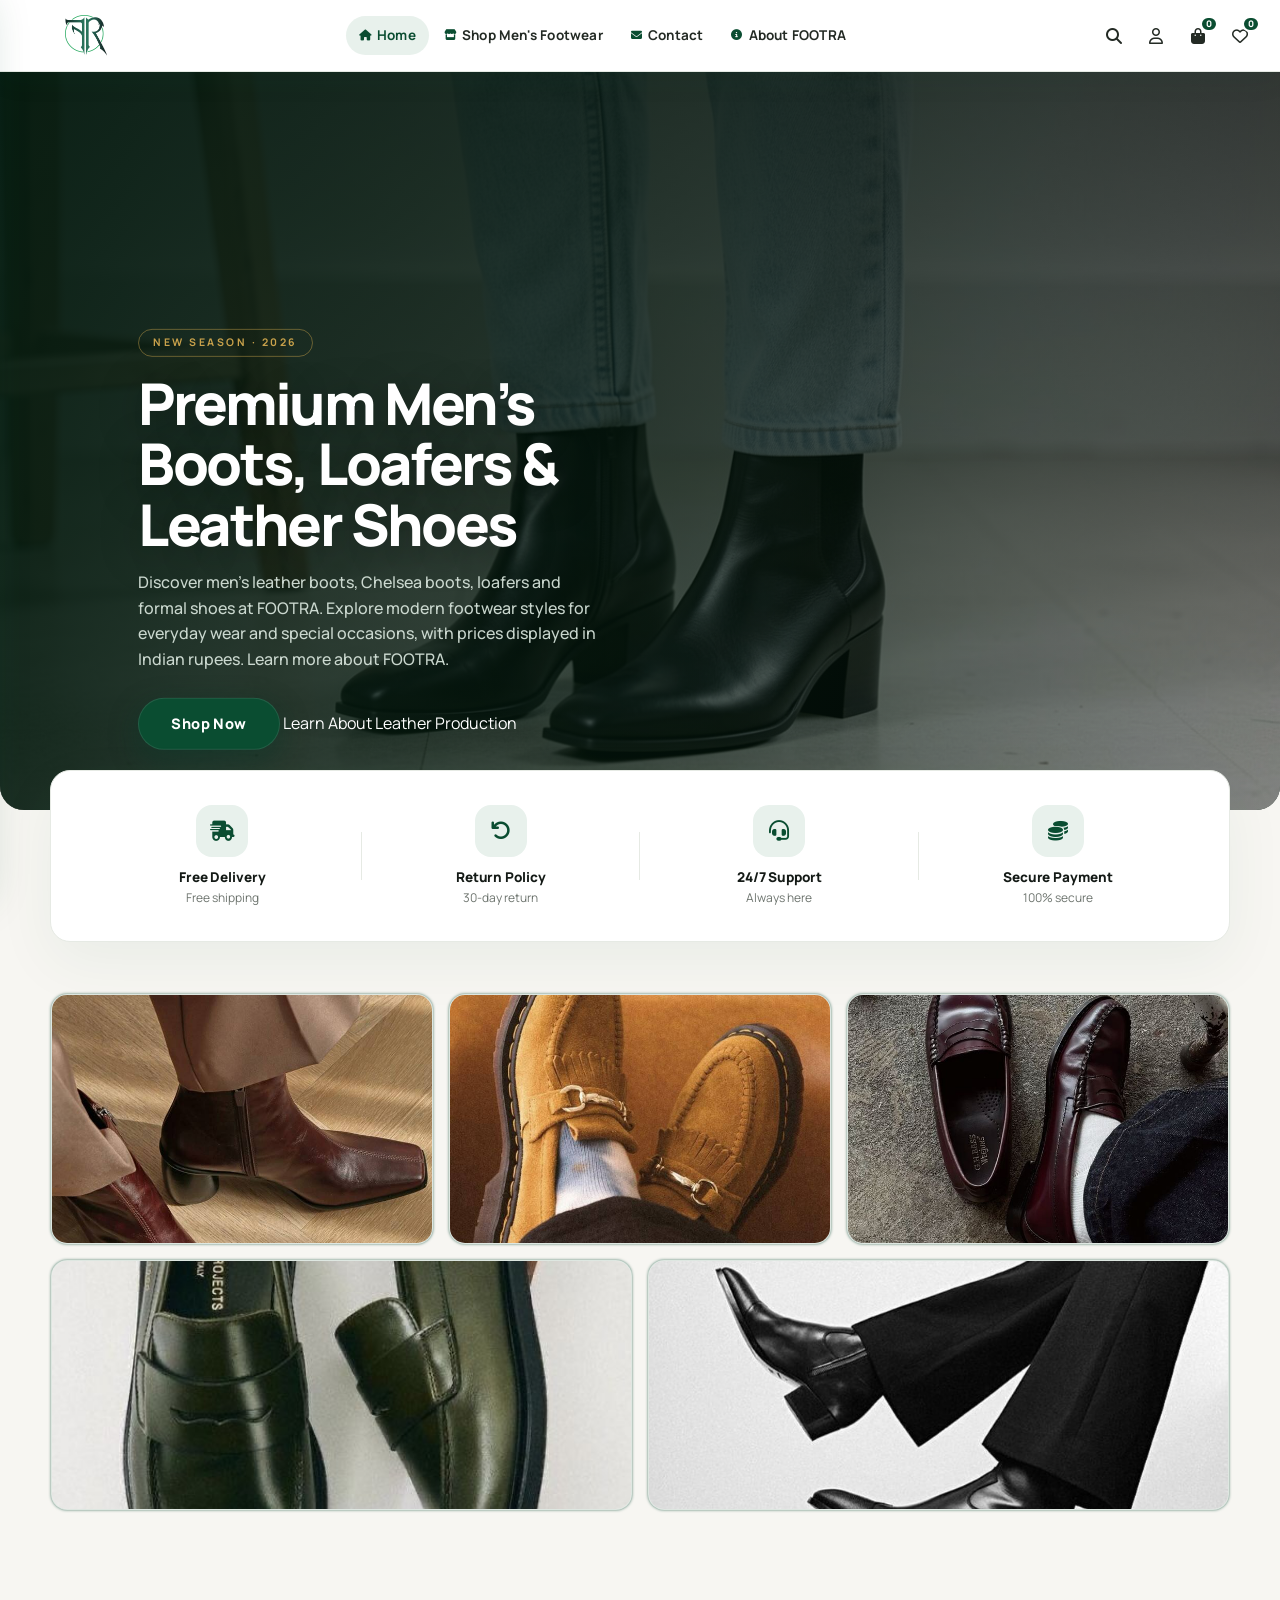
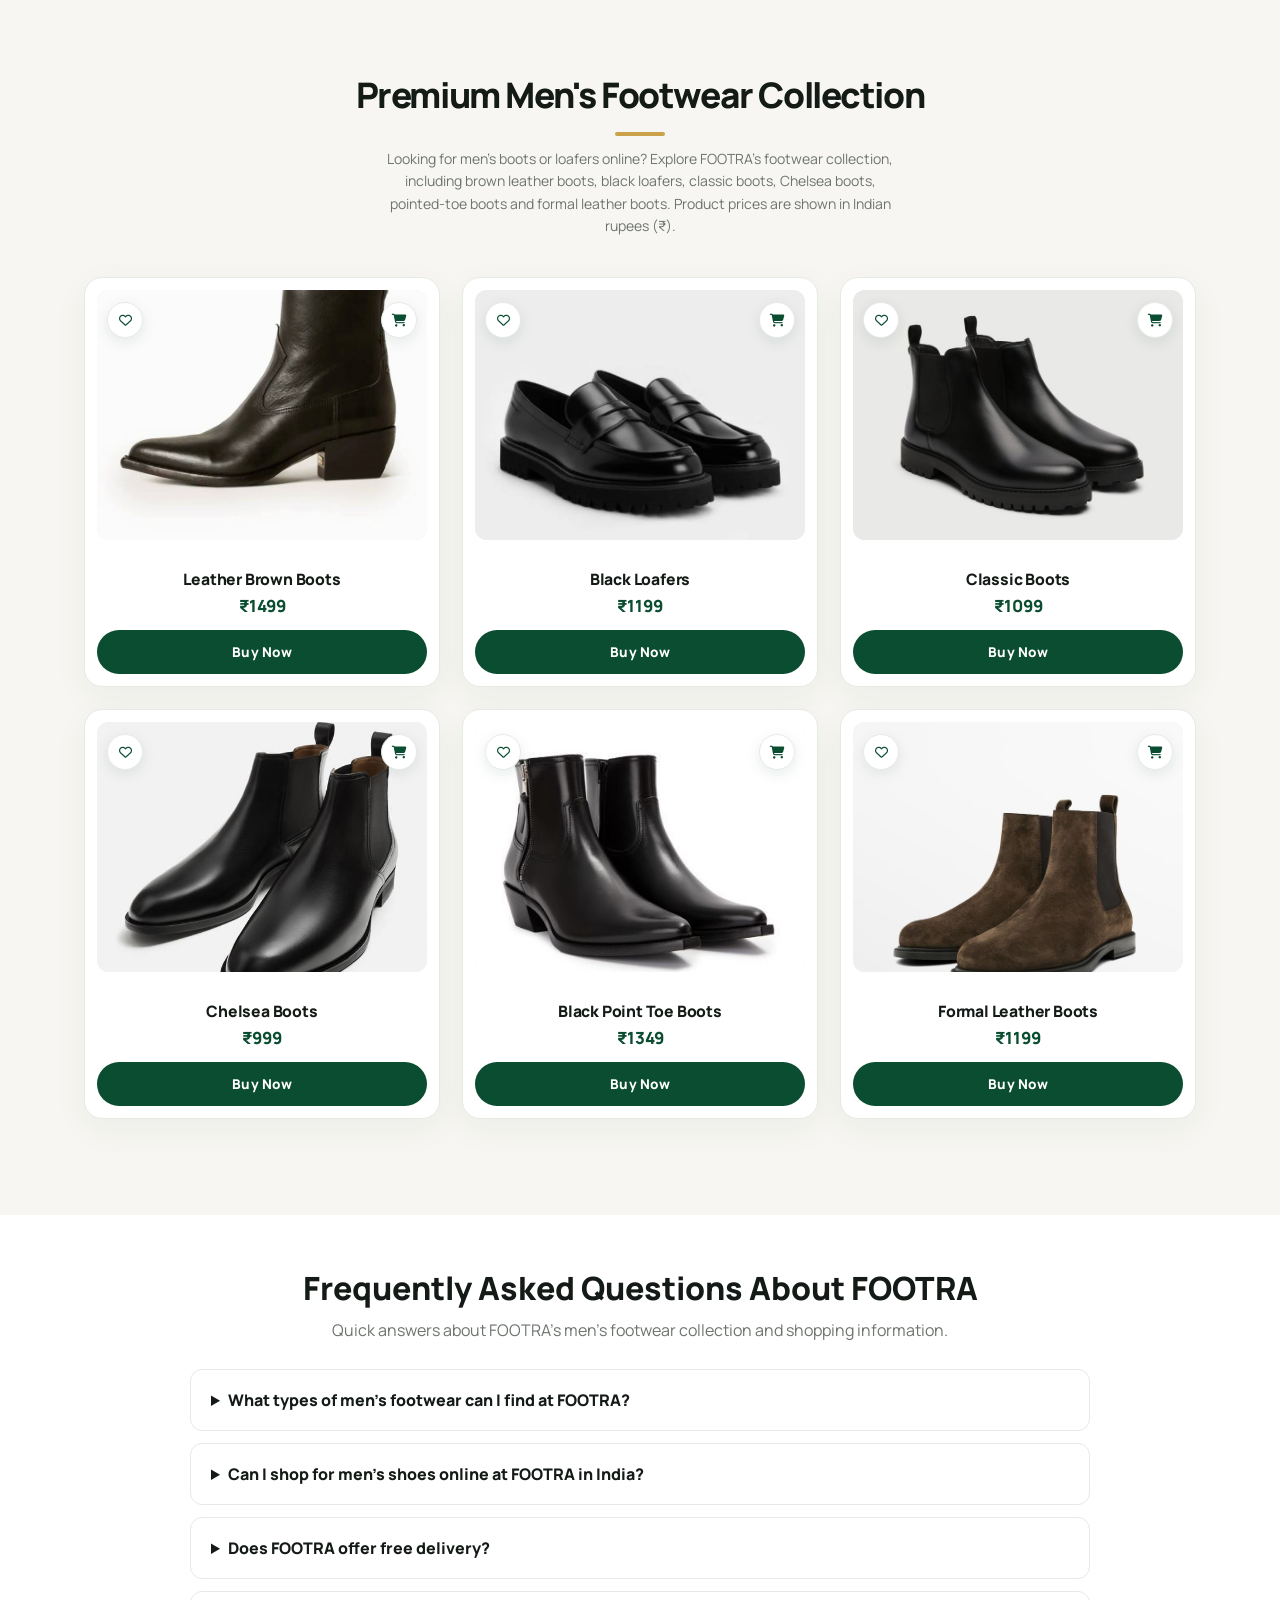
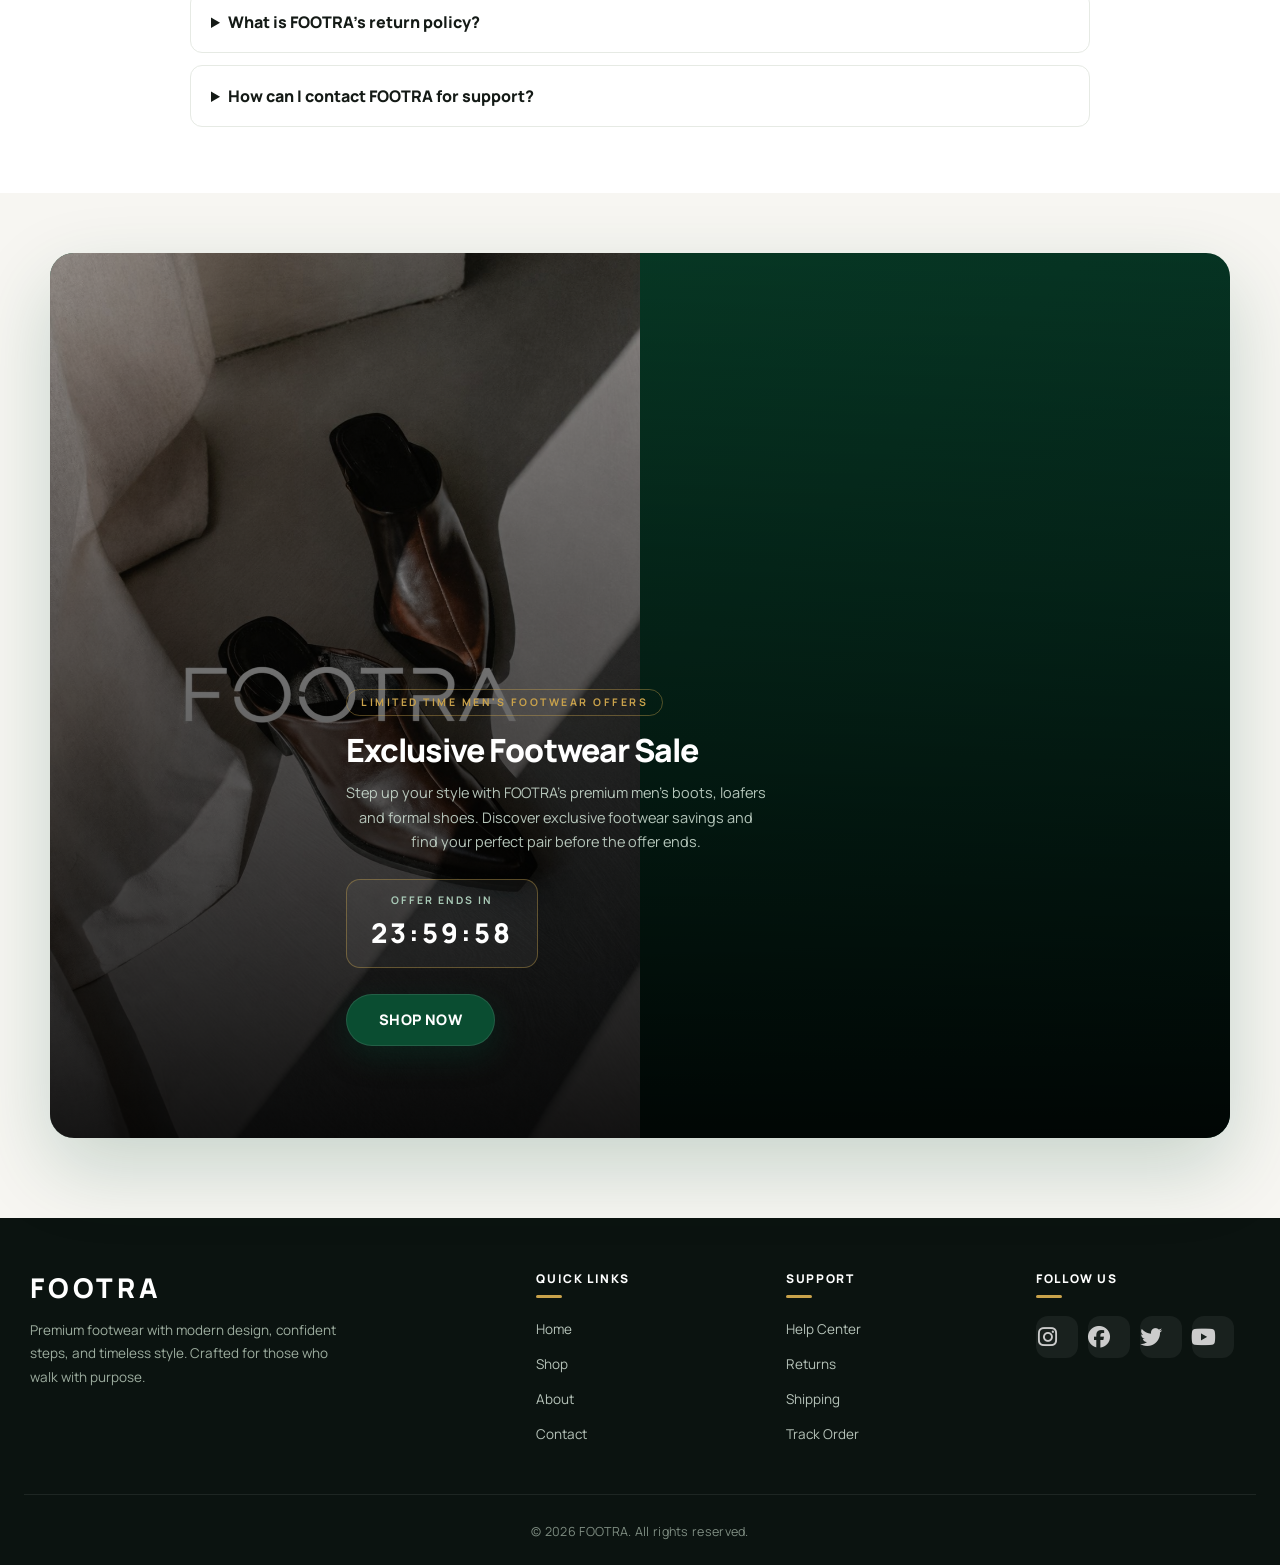
<file: index.html>
<!DOCTYPE html>
<html lang="en-IN">

<head>
    <meta charset="UTF-8">
    <meta name="viewport" content="width=device-width, initial-scale=1.0, maximum-scale=5.0">
    <meta name="theme-color" content="#0a4d31">
    <title>FOOTRA | Men’s Boots, Loafers & Leather Shoes Online in India</title>
    <meta name="description" content="Shop men's boots, Chelsea boots, leather loafers and formal shoes online at FOOTRA. Explore modern footwear styles with prices in Indian rupees, free delivery and a 30-day return policy.">
    <meta name="keywords" content="FOOTRA, men's footwear India, buy men's boots online, leather boots for men, Chelsea boots, men's loafers, formal leather shoes, men's shoes online India">
    <meta name="author" content="FOOTRA">
    <meta name="robots" content="index, follow">

    <link rel="canonical" href="https://muhsin-ics.github.io/footra/">

    <!-- Structured data for brand and website identity -->
    <script type="application/ld+json">
    {
      "@context": "https://schema.org",
      "@graph": [
        {
          "@type": "Organization",
          "@id": "https://muhsin-ics.github.io/footra/#organization",
          "name": "FOOTRA",
          "url": "https://muhsin-ics.github.io/footra/",
          "description": "FOOTRA is an online men's footwear brand featuring boots, Chelsea boots, loafers and formal shoes."
        },
        {
          "@type": "WebSite",
          "@id": "https://muhsin-ics.github.io/footra/#website",
          "url": "https://muhsin-ics.github.io/footra/",
          "name": "FOOTRA",
          "description": "Explore men's boots, leather loafers, Chelsea boots and formal footwear at FOOTRA.",
          "publisher": {"@id": "https://muhsin-ics.github.io/footra/#organization"},
          "inLanguage": "en-IN"
        }
      ]
    }
    </script>
    
    
    <meta property="og:type" content="website">
    <meta property="og:site_name" content="FOOTRA">
    <meta property="og:url" content="https://muhsin-ics.github.io/footra/">
    <meta property="og:title" content="FOOTRA | Men’s Boots, Loafers & Leather Shoes Online in India">
    <meta property="og:description" content="Explore men’s leather boots, Chelsea boots, loafers and formal shoes at FOOTRA. Discover modern footwear styles with prices in Indian rupees.">
    


    <meta name="twitter:card" content="summary_large_image">
    <meta name="twitter:title" content="FOOTRA | Men’s Boots, Loafers & Leather Shoes">
    <meta name="twitter:description" content="Shop men’s boots, Chelsea boots, loafers and formal shoes online at FOOTRA. Explore modern footwear styles in India.">

    
    <!-- Font Awesome -->
    <link rel="stylesheet" href="https://cdnjs.cloudflare.com/ajax/libs/font-awesome/6.5.1/css/all.min.css">

    <!-- Google Font -->
    <link href="https://fonts.googleapis.com/css2?family=Manrope:wght@400;500;600;700;800&display=swap" rel="stylesheet">

    <!-- Bootstrap -->
    <link rel="stylesheet" href="https://cdn.jsdelivr.net/npm/bootstrap@4.6.2/dist/css/bootstrap.min.css">

    <!-- FOOTRA CSS -->
    <link rel="stylesheet" href="mystyle.css">

    <!-- Bootstrap JS -->
    <script src="https://cdn.jsdelivr.net/npm/bootstrap@4.6.2/dist/js/bootstrap.bundle.min.js"></script>

   

    <style>
        /* ============================================
           FOOTRA PREMIUM THEME — 2026
           Deep Forest · Gold Accents · Editorial
           Fully Mobile-Friendly
        ============================================ */
        :root {
            --ft-green: #0a4d31;
            --ft-green-deep: #063d2b;
            --ft-green-soft: #e8f1ec;
            --ft-gold: #c9a24b;
            --ft-gold-soft: #f5edd9;
            --ft-ink: #141a16;
            --ft-paper: #f7f6f2;
            --ft-card: #ffffff;
            --ft-muted: #6d746e;
            --ft-border: #e6eae4;
        }

        * { box-sizing: border-box; -webkit-tap-highlight-color: transparent; }

        html { scroll-behavior: smooth; }

        body {
            background: var(--ft-paper);
            color: var(--ft-ink);
            font-family: 'Manrope', sans-serif;
            margin: 0;
            margin-top: 0;
            padding-top: 0;
            -webkit-font-smoothing: antialiased;
            overflow-x: hidden;
        }

        a { text-decoration: none; transition: color .2s ease; }

        img { max-width: 100%; height: auto; }

        /* ============================================
           PREMIUM NAVBAR — Mobile Friendly
        ============================================ */
        header.navbar {
            background: #ffffff;
            border-bottom: 1px solid var(--ft-border);
            box-shadow: 0 1px 0 rgba(10, 77, 49, 0.04), 0 8px 30px rgba(10, 77, 49, 0.06);
            display: flex;
            align-items: center;
            justify-content: space-between;
            padding: 0 20px;
            height: 72px;
            position: fixed;
            top: 0;
            z-index: 1000;
        }

        .brand-logo { display: flex; align-items: center; flex-shrink: 0; }

        #logo {
            max-height: 42px;
            width: auto;
            object-fit: contain;
            transition: transform .3s ease;
            margin-left:45px;
        }

        .brand-logo:hover #logo { transform: scale(1.04); }

        /* ---- Desktop nav center (hidden on mobile) ---- */
        .nav-center {
            display: flex;
            align-items: center;
            gap: 2px;
            margin-left: 20px;
            margin-right: 16px;
        }

        .nav-center > .nav-link {
            display: inline-flex;
            align-items: center;
            gap: 6px;
            padding: 9px 13px;
            font-size: 13.5px;
            font-weight: 700;
            letter-spacing: 0.2px;
            color: #232a24;
            border-radius: 40px;
            position: relative;
            transition: color .2s ease, background .2s ease;
        }

        .nav-center > .nav-link i { font-size: 11px; color: var(--ft-green); }

        .nav-center > .nav-link:hover,
        .nav-center > .nav-link.active {
            color: var(--ft-green);
            background: var(--ft-green-soft);
        }

        /* Categories dropdown */
        .cat-dropdown { position: relative; }

        .cat-dropdown .cat-btn {
            display: inline-flex;
            align-items: center;
            gap: 6px;
            padding: 9px 13px;
            font-size: 13.5px;
            font-weight: 700;
            color: #232a24;
            background: transparent;
            border: none;
            border-radius: 40px;
            cursor: pointer;
            transition: color .2s, background .2s;
        }

        .cat-dropdown .cat-btn i { font-size: 11px; color: var(--ft-green); transition: transform .25s; }

        .cat-dropdown:hover .cat-btn,
        .cat-dropdown.open .cat-btn {
            color: var(--ft-green);
            background: var(--ft-green-soft);
        }

        .cat-dropdown:hover .cat-btn i,
        .cat-dropdown.open .cat-btn i { transform: rotate(180deg); }

        .cat-menu {
            display: none;
            position: absolute;
            top: 46px;
            left: 0;
            min-width: 220px;
            background: #fff;
            border: 1px solid var(--ft-border);
            border-radius: 16px;
            box-shadow: 0 24px 60px rgba(10, 77, 49, 0.14);
            padding: 10px 8px;
            z-index: 1002;
            animation: fadeSlide .22s ease;
        }

        .cat-dropdown:hover .cat-menu,
        .cat-dropdown.open .cat-menu { display: block; }

        @keyframes fadeSlide {
            from { opacity: 0; transform: translateY(-8px); }
            to   { opacity: 1; transform: translateY(0); }
        }

        .cat-menu a {
            display: flex;
            align-items: center;
            gap: 12px;
            padding: 11px 16px;
            border-radius: 10px;
            font-size: 13.5px;
            font-weight: 600;
            color: #232a24;
            transition: background .2s, color .2s, padding-left .2s;
        }

        .cat-menu a i { width: 18px; color: var(--ft-green); font-size: 14px; }

        .cat-menu a:hover {
            background: var(--ft-green-soft);
            color: var(--ft-green);
            padding-left: 20px;
        }

        .cat-menu .cat-divider {
            height: 1px;
            background: var(--ft-border);
            margin: 6px 10px;
        }

        /* ---- Right-side actions ---- */
        .nav-right {
            display: flex;
            align-items: center;
            gap: 2px;
        }

        .nav-icon {
            position: relative;
            width: 40px;
            height: 40px;
            display: inline-flex;
            align-items: center;
            justify-content: center;
            background: transparent;
            color: #232a24;
            border: 1px solid transparent;
            border-radius: 50%;
            font-size: 16px;
            cursor: pointer;
            transition: background .25s, color .25s, border-color .25s;
        }

        .nav-icon:hover {
            background: var(--ft-green-soft);
            color: var(--ft-green);
            border-color: #d5e4db;
        }

        .nav-count {
            position: absolute;
            top: -1px;
            right: -1px;
            min-width: 16px;
            height: 16px;
            padding: 0 4px;
            display: flex;
            align-items: center;
            justify-content: center;
            background: var(--ft-green);
            color: #fff;
            border: 2px solid #fff;
            border-radius: 50px;
            font-size: 9px;
            font-weight: 800;
            line-height: 1;
        }

        /* Hamburger toggle — only visible on mobile */
        .hamburger-btn {
            display: none;
            width: 40px;
            height: 40px;
            background: transparent;
            color: var(--ft-green);
            border: none;
            border-radius: 10px;
            font-size: 20px;
            cursor: pointer;
            align-items: center;
            justify-content: center;
        }

        .hamburger-btn:hover { background: var(--ft-green-soft); }

        /* User dropdown*/ 
        .user-dropdown { position: relative; display: inline-block; }

        .user-menu {
            display: none;
            position: absolute;
            right: 0;
            top: 48px;
            min-width: 200px;
            background: #fff;
            border: 1px solid var(--ft-border);
            border-radius: 14px;
            box-shadow: 0 20px 50px rgba(10, 77, 49, 0.14);
            padding: 8px;
            z-index: 1002;
        }

        .user-menu.show { display: block; animation: fadeSlide .2s ease; }

        .user-menu a {
            display: flex;
            align-items: center;
            gap: 11px;
            padding: 11px 14px;
            color: #232a24;
            font-size: 13px;
            font-weight: 600;
            border-radius: 9px;
        }

        .user-menu a i { width: 16px; color: var(--ft-green); }
        .user-menu a:hover { background: var(--ft-green-soft); color: var(--ft-green); }

        /* ============================================
           MOBILE SLIDE-OUT MENU
        ============================================ */
        .mobile-nav {
            position: fixed;
            top: 0;
            left: -320px;
            width: 300px;
            max-width: 86vw;
            height: 100vh;
            background: #fff;
            z-index: 1500;
            box-shadow: 8px 0 40px rgba(10, 77, 49, 0.18);
            transition: left .35s cubic-bezier(.25,.8,.3,1);
            display: flex;
            flex-direction: column;
            overflow-y: auto;
            padding: 0 0 30px;
        }

        .mobile-nav.open { left: 0; }

        .mobile-nav-header {
            display: flex;
            align-items: center;
            justify-content: space-between;
            padding: 20px 22px;
            border-bottom: 1px solid var(--ft-border);
            background: linear-gradient(135deg, var(--ft-green-deep), var(--ft-green));
            color: #fff;
        }

        .mobile-nav-header .m-brand {
            font-size: 1.3rem;
            font-weight: 800;
            letter-spacing: .14em;
            color: #fff;
        }

        .mobile-nav-close {
            background: rgba(255, 255, 255, 0.15);
            border: none;
            color: #fff;
            font-size: 20px;
            width: 36px;
            height: 36px;
            border-radius: 50%;
            cursor: pointer;
            display: flex;
            align-items: center;
            justify-content: center;
            transition: background .2s;
        }

        .mobile-nav-close:hover { background: rgba(255, 255, 255, 0.28); }

        .mobile-nav-links { padding: 14px 12px 0; }

        .mobile-nav-links > a {
            display: flex;
            align-items: center;
            gap: 14px;
            padding: 15px 18px;
            font-size: 15px;
            font-weight: 700;
            color: #232a24;
            border-radius: 12px;
            transition: background .2s, color .2s;
        }

        .mobile-nav-links > a i {
            width: 20px;
            font-size: 16px;
            color: var(--ft-green);
        }

        .mobile-nav-links > a:hover,
        .mobile-nav-links > a.active {
            background: var(--ft-green-soft);
            color: var(--ft-green);
        }

        /* Mobile categories accordion 
        .mobile-cat-group {
            margin: 6px 0;
            border-radius: 12px;
            overflow: hidden;
        }

        .mobile-cat-toggle {
            display: flex;
            align-items: center;
            justify-content: space-between;
            width: 100%;
            padding: 15px 18px;
            font-size: 15px;
            font-weight: 700;
            color: #232a24;
            background: transparent;
            border: none;
            cursor: pointer;
            border-radius: 12px;
            transition: background .2s;
        }

        .mobile-cat-toggle:hover { background: var(--ft-green-soft); }

        .mobile-cat-toggle .m-cat-left {
            display: flex;
            align-items: center;
            gap: 14px;
        }

        .mobile-cat-toggle .m-cat-left i { width: 20px; font-size: 16px; color: var(--ft-green); }

        .mobile-cat-toggle .m-cat-arrow {
            font-size: 12px;
            color: var(--ft-green);
            transition: transform .25s;
        }

        .mobile-cat-group.open .m-cat-arrow { transform: rotate(180deg); }

        .mobile-cat-items {
            display: none;
            padding: 4px 12px 10px 40px;
        }

        .mobile-cat-group.open .mobile-cat-items { display: block; }

        .mobile-cat-items a {
            display: flex;
            align-items: center;
            gap: 12px;
            padding: 11px 14px;
            font-size: 14px;
            font-weight: 600;
            color: #444c46;
            border-radius: 9px;
            transition: background .2s, color .2s;
        }

        .mobile-cat-items a i { font-size: 12px; color: var(--ft-green); }

        .mobile-cat-items a:hover { background: var(--ft-green-soft); color: var(--ft-green); }

        .mobile-nav-divider {
            height: 1px;
            background: var(--ft-border);
            margin: 14px 18px;
        }

        .mobile-nav-actions {
            padding: 14px 18px 0;
            display: flex;
            gap: 10px;
        }

        .mobile-nav-actions button {
            flex: 1;
            padding: 13px;
            font-size: 13.5px;
            font-weight: 800;
            border: none;
            border-radius: 12px;
            cursor: pointer;
            transition: background .2s;
        }

        .m-btn-primary {
            background: var(--ft-green);
            color: #fff;
        }

        .m-btn-primary:hover { background: var(--ft-green-deep); }

        .m-btn-secondary {
            background: var(--ft-green-soft);
            color: var(--ft-green);
        }

        .m-btn-secondary:hover { background: #d9e9df; }

        


        /* Mobile menu overlay */
        .mobile-overlay {
            display: none;
            position: fixed;
            inset: 0;
            background: rgba(6, 25, 15, 0.6);
            backdrop-filter: blur(3px);
            z-index: 1400;
        }

        .mobile-overlay.show { display: block; animation: fadeIn .25s ease; }

        @keyframes fadeIn { from { opacity: 0; } to { opacity: 1; } }

        /* ============================================
           SEARCH PANEL — Mobile friendly
        ============================================ */
        .search-bar {
            display: none;
            position: fixed;
            top: 72px;
            left: 0;
            right: 0;
            background: rgba(255, 255, 255, 0.98);
            backdrop-filter: blur(14px);
            border-bottom: 1px solid var(--ft-border);
            box-shadow: 0 20px 50px rgba(10, 77, 49, 0.08);
            padding: 16px 20px;
            z-index: 999;
        }

        .search-bar.open { display: block; animation: fadeSlide .25s ease; }

        .search-inner {
            max-width: 760px;
            margin: 0 auto;
            display: flex;
            align-items: center;
            gap: 10px;
        }

        .search-submit {
            display: inline-flex;
            align-items: center;
            justify-content: center;
            flex: 0 0 38px;
            width: 38px;
            height: 42px;
            border: 0;
            border-radius: 10px;
            background: transparent;
            color: var(--ft-green);
            font-size: 19px;
            cursor: pointer;
            touch-action: manipulation;
        }
        .search-submit:hover,
        .search-submit:focus-visible { background: var(--ft-green-soft); outline: 2px solid var(--ft-green); outline-offset: 1px; }

        .search-inner input {
            flex: 1;
            min-width: 0;
            padding: 12px 16px;
            border: 1.5px solid #dce5dc;
            border-radius: 12px;
            font-size: 15px;
            outline: none;
            background: #fafcfa;
            transition: border .2s, background .2s;
        }

        .search-inner input:focus { border-color: var(--ft-green); background: #fff; }

        /* Keep search text readable even if mystyle.css styles all inputs white. */
        #searchBar #siteSearch,
        #searchBar #siteSearch:focus {
            color: #141a16 !important;
            -webkit-text-fill-color: #141a16 !important;
            caret-color: #0a4d31;
            opacity: 1;
        }
        #searchBar #siteSearch::placeholder {
            color: #6d746e !important;
            -webkit-text-fill-color: #6d746e !important;
            opacity: 1;
        }
        #searchResultsStatus {
            max-width: 760px;
            margin: 8px auto 0;
            color: #0a4d31;
            font-size: 12px;
            font-weight: 700;
            min-height: 16px;
        }

        .close-search {
            background: transparent;
            border: none;
            font-size: 20px;
            color: var(--ft-muted);
            cursor: pointer;
            padding: 4px 8px;
            border-radius: 8px;
            flex-shrink: 0;
            transition: color .2s, background .2s;
        }

        .close-search:hover { color: var(--ft-green); background: var(--ft-green-soft); }

        /* ============================================
           CART & WISHLIST DRAWERS
        ============================================ */
        .cart-overlay {
            display: none;
            position: fixed;
            inset: 0;
            background: rgba(6, 25, 15, 0.55);
            backdrop-filter: blur(3px);
            z-index: 1100;
        }

        .cart-overlay.show { display: block; animation: fadeIn .25s ease; }

        .cart-drawer,
        .wishlist-drawer {
            position: fixed;
            top: 0;
            right: -100%;
            width: 400px;
            max-width: 92vw;
            height: 100vh;
            height: 100dvh;
            background: #fff;
            z-index: 1200;
            box-shadow: -20px 0 60px rgba(10, 77, 49, 0.15);
            transition: right .35s cubic-bezier(.25,.8,.3,1);
            display: flex;
            flex-direction: column;
            border-radius: 22px 0 0 22px;
            overflow: hidden;
        }

        .cart-drawer.open,
        .wishlist-drawer.open { right: 0; }

        .cart-header,
        .wishlist-header {
            display: flex;
            align-items: center;
            justify-content: space-between;
            padding: 20px 22px;
            background: linear-gradient(135deg, var(--ft-green-deep), var(--ft-green));
            color: #fff;
            flex-shrink: 0;
        }

        .cart-header h3,
        .wishlist-header h3 {
            font-size: 17px;
            font-weight: 800;
            margin: 0;
            display: flex;
            align-items: center;
            gap: 10px;
            letter-spacing: -0.2px;
        }

        .cart-count {
            background: rgba(255, 255, 255, 0.22);
            padding: 3px 10px;
            border-radius: 40px;
            font-size: 12px;
            font-weight: 700;
        }

        .close-cart {
            background: rgba(255, 255, 255, 0.12);
            border: none;
            color: #fff;
            font-size: 18px;
            cursor: pointer;
            line-height: 1;
            width: 34px;
            height: 34px;
            border-radius: 50%;
            display: flex;
            align-items: center;
            justify-content: center;
            transition: background .2s;
            flex-shrink: 0;
        }

        .close-cart:hover { background: rgba(255, 255, 255, 0.25); }

        .cart-body,
        .wishlist-drawer > #wishlistItems {
            flex: 1;
            padding: 22px;
            overflow-y: auto;
            -webkit-overflow-scrolling: touch;
        }

        .cart-footer {
            padding: 18px 22px 24px;
            border-top: 1px solid var(--ft-border);
            background: #fbfcfb;
            flex-shrink: 0;
        }

        .cart-footer h3 {
            font-size: 16px;
            font-weight: 800;
            margin-bottom: 14px;
            color: var(--ft-ink);
        }

        .checkout-btn {
            width: 100%;
            padding: 15px;
            background: var(--ft-green) !important;
            color: #fff !important;
            border: 0 !important;
            border-radius: 999px !important;
            font-weight: 800;
            font-size: 15px;
            letter-spacing: 0.3px;
            cursor: pointer;
            transition: background .2s, transform .2s;
        }

        .checkout-btn:hover {
            background: var(--ft-green-deep) !important;
            transform: translateY(-1px);
        }

        /* ============================================
           HERO
        ============================================ */
        .webbnr {
            position: relative;
            overflow: hidden;
            border-radius: 0 0 24px 24px;
            background: #0e1f15;
            min-height: 480px;
            display: flex;
            align-items: center;
        }

        .webbnr::after {
            content: '';
            position: absolute;
            inset: 0;
            background: linear-gradient(100deg, rgba(6, 30, 18, 0.9) 0%, rgba(6, 30, 18, 0.55) 55%, rgba(6, 30, 18, 0.1) 100%);
            pointer-events: none;
            z-index: 1;
        }

        .webbnr img {
            position: absolute;
            inset: 0;
            width: 100%;
            height: 100%;
            object-fit: cover;
            filter: saturate(.85) contrast(1.02);
        }

        .webbnr-content {
            position: relative;
            z-index: 2;
            padding: 60px 36px;
            max-width: 620px;
            color: #fff;
        }

        .webbnr-content .eyebrow {
            display: inline-block;
            font-size: 10.5px;
            font-weight: 700;
            letter-spacing: 2.5px;
            text-transform: uppercase;
            color: var(--ft-gold);
            margin-bottom: 16px;
            padding: 5px 14px;
            border: 1px solid rgba(201, 162, 75, 0.45);
            border-radius: 999px;
        }

        .webbnr-content h1 {
            font-size: clamp(2rem, 7vw, 3.6rem);
            font-weight: 800;
            letter-spacing: -0.045em;
            line-height: 1.05;
            color: #fff;
            margin: 0 0 16px;
            text-shadow: 0 6px 40px rgba(0, 0, 0, 0.35);
        }

        .webbnr-content p {
            font-size: 1rem;
            max-width: 460px;
            color: #d9e6dd;
            margin: 0 0 26px;
            font-weight: 500;
            line-height: 1.6;
        }

        .btn-shop {
            background: var(--ft-green) !important;
            color: #fff !important;
            border: 1px solid rgba(255, 255, 255, 0.1) !important;
            border-radius: 999px !important;
            padding: 14px 32px !important;
            font-weight: 800;
            font-size: 14.5px;
            letter-spacing: 0.4px;
            box-shadow: 0 10px 30px rgba(6, 61, 43, 0.4);
            transition: transform .2s, background .2s, box-shadow .2s;
            cursor: pointer;
        }

        .btn-shop:hover {
            background: var(--ft-green-deep) !important;
            transform: translateY(-2px);
            box-shadow: 0 16px 40px rgba(6, 61, 43, 0.5);
        }

        /* ============================================
   FEATURES STRIP — Perfectly Aligned
============================================ */
.box1 {
    background: #fff;
    border: 1px solid var(--ft-border);
    border-radius: 20px;
    box-shadow: 0 20px 60px rgba(10, 77, 49, 0.06);
    display: grid;
    grid-template-columns: repeat(4, 1fr);
    align-items: stretch;
    padding: 34px 32px;
    margin: -40px auto 10px;
    max-width: 1180px;
    width: calc(100% - 40px);
    position: relative;
    z-index: 5;
    gap: 0;
}

.feature {
    text-align: center;
    display: flex;
    flex-direction: column;
    align-items: center;
    justify-content: flex-start;
    padding: 0 20px;
    position: relative;
}

/* Subtle divider between features */
.feature:not(:last-child)::after {
    content: '';
    position: absolute;
    right: 0;
    top: 50%;
    transform: translateY(-50%);
    width: 1px;
    height: 48px;
    background: var(--ft-border);
}

.feature i {
    font-size: 20px;
    color: var(--ft-green) !important;
    margin-bottom: 12px;
    display: inline-flex;
    align-items: center;
    justify-content: center;
    width: 52px;
    height: 52px;
    background: var(--ft-green-soft);
    border-radius: 16px;
    flex-shrink: 0;
}

.feature h2 {
    font-size: 13.5px;
    font-weight: 800;
    color: var(--ft-ink);
    margin: 0 0 4px;
    line-height: 1.25;
    letter-spacing: -0.1px;
}

.feature p {
    font-size: 12px;
    color: var(--ft-muted);
    margin: 0;
    line-height: 1.4;
}

.vertical-line { display: none; }

    
/* ============================================
   FOOTRA — CENTERED EDITORIAL SHOE GALLERY
============================================ */

.shoe-gallery {
    width: min(1320px, 92%);
    margin: 0 auto;
    padding: 42px 0 60px;

    display: grid;
    grid-template-columns: repeat(6, minmax(0, 1fr));
    grid-template-rows: repeat(2, 250px);
    grid-template-areas:
        "a a b b c c"
        "d d d e e e";

    gap: 16px;
    box-sizing: border-box;
    align-items: stretch;
}

/* All images */
.shoe-gallery .img {
    display: block;
    width: 100%;
    height: 100%;
    min-width: 0;
    min-height: 0;

    object-fit: cover;
    object-position: center;

    border: 1px solid rgba(21, 91, 66, 0.08);
    border-radius: 16px;
    background: #f0f3ef;

    box-shadow: 0px 0px 3px #4f7c6c;

    transition:
        transform 0.35s ease,
        box-shadow 0.35s ease;
}

/* TOP ROW — THREE EQUAL IMAGES */
.shoe-gallery .img1 {
    grid-area: a;
}

.shoe-gallery .img2 {
    grid-area: b;
}

.shoe-gallery .img3 {
    grid-area: c;
}

/* BOTTOM ROW — TWO WIDE IMAGES */
.shoe-gallery .img4 {
    grid-area: d;
}

.shoe-gallery .img5 {
    grid-area: e;
}

/* Elegant hover */
.shoe-gallery .img:hover {
    transform: translateY(-4px);
    box-shadow: 0 16px 35px rgba(21, 91, 66, 0.14);
}

/* TABLET */
@media (max-width: 900px) {
    .shoe-gallery {
        width: 92%;
        grid-template-rows: repeat(2, 190px);
        gap: 13px;
        padding: 32px 0 45px;
    }

    .shoe-gallery .img {
        border-radius: 13px;
    }
}

/* MOBILE */
@media (max-width: 560px) {
    .shoe-gallery {
        width: 90%;
        grid-template-columns: repeat(2, minmax(0, 1fr));
        grid-template-rows: repeat(3, 155px);
        grid-template-areas:
            "a b"
            "c c"
            "d e";

        gap: 12px;
        padding: 26px 0 36px;
    }

    .shoe-gallery .img {
        border-radius: 12px;
    }
}

/* ACCESSIBILITY */
@media (prefers-reduced-motion: reduce) {
    .shoe-gallery .img {
        transition: none;
    }

    .shoe-gallery .img:hover {
        transform: none;
    }
}

        /* ============================================
           PRODUCT COLLECTION
        ============================================ */
        .gallery-section { padding: 44px 20px 36px; }

        .gallery-title {
            text-align: center;
            font-size: clamp(1.6rem, 5vw, 2.2rem);
            font-weight: 800;
            color: var(--ft-ink);
            letter-spacing: -0.04em;
            margin-bottom: 12px;
        }

        .gallery-subtitle {
            text-align: center;
            font-size: 14px;
            color: var(--ft-muted);
            margin-bottom: 40px;
            max-width: 520px;
            margin-left: auto;
            margin-right: auto;
            line-height: 1.6;
        }

        .gallery-title::after {
            content: '';
            display: block;
            width: 50px;
            height: 4px;
            margin: 16px auto 0;
            background: var(--ft-gold);
            border-radius: 5px;
        }

        .gallery-grid {
            display: grid;
            grid-template-columns: repeat(3, 1fr);
            gap: 22px;
            max-width: 1300px;
            margin: 0 auto;
        }

        .shoe-card {
            background: var(--ft-card);
            border: 1px solid var(--ft-border);
            border-radius: 18px;
            overflow: hidden;
            padding: 12px;
            box-shadow: 0 10px 34px rgba(10, 77, 49, 0.05);
            transition: transform .3s, box-shadow .3s;
            display: flex;
            flex-direction: column;
        }

        .shoe-card:hover {
            transform: translateY(-6px);
            box-shadow: 0 24px 55px rgba(10, 77, 49, 0.12);
        }

        .shoe-card .img-container {
            position: relative;
            border-radius: 12px;
            overflow: hidden;
            background: #eef0eb;
            aspect-ratio: 1/1;
        }

        .shoe-card .img-container img {
            width: 100%;
            height: 100%;
            object-fit: cover;
            display: block;
            transition: opacity .35s;
        }

        .shoe-card .img-container .img-hover {
            position: absolute;
            inset: 0;
            opacity: 0;
            transition: opacity .4s;
        }

        .shoe-card .img-container:hover .img-hover { opacity: 1; }
        .shoe-card .img-container:hover .img-default { opacity: 0; }

        .cart-icon,
        .wishlist-icon {
            position: absolute;
            background: #fff !important;
            color: var(--ft-green) !important;
            border: 1px solid var(--ft-border) !important;
            width: 36px;
            height: 36px;
            border-radius: 50%;
            display: flex;
            align-items: center;
            justify-content: center;
            cursor: pointer;
            transition: background .25s, color .25s, transform .25s;
            font-size: 13px;
            z-index: 2;
            box-shadow: 0 4px 14px rgba(10, 77, 49, 0.1);
        }

        .cart-icon { bottom: 10px; right: 10px; }
        .wishlist-icon { bottom: 10px; left: 10px; }

        .cart-icon:hover,
        .wishlist-icon:hover,
        .wishlist-icon.active {
            background: var(--ft-green) !important;
            color: #fff !important;
            transform: scale(1.08);
        }

        .shoe-card h3 {
            color: var(--ft-ink);
            font-size: 0.98rem;
            font-weight: 800;
            margin: 14px 0 3px;
            letter-spacing: -0.2px;
            line-height: 1.3;
        }

        .shoe-card p {
            color: var(--ft-green);
            font-weight: 800;
            font-size: 1.05rem;
            margin-bottom: 12px;
        }

        .buy-btn {
            background: var(--ft-green) !important;
            color: #fff !important;
            border: 0 !important;
            border-radius: 999px !important;
            font-weight: 800;
            font-size: 13.5px;
            letter-spacing: 0.3px;
            padding: 12px;
            width: 100%;
            cursor: pointer;
            transition: background .2s, transform .2s;
            margin-top: auto;
        }

        .buy-btn:hover {
            background: var(--ft-green-deep) !important;
            transform: translateY(-1px);
        }

        /* ============================================
   EXCLUSIVE OFFER — Perfectly Aligned
============================================ */
.exclusive-wrapper {
    display: grid;
    grid-template-columns: 1fr 1fr;
    align-items: stretch;
    gap: 0;
    max-width: 1180px;
    width: calc(100% - 40px);
    margin: 60px auto;
    padding: 0;
    border-radius: 24px;
    overflow: hidden;
    background: linear-gradient(135deg, #0a4d31, #063d2b);
    box-shadow: 0 30px 80px rgba(10, 77, 49, 0.2);
}

.exclusive-wrapper img {
    width: 100%;
    height: 100%;
    min-height: 420px;
    object-fit: cover;
    border-radius: 0;
    display: block;
}

.exclusive-content {
    color: #fff;
    padding: 52px 56px;
    display: flex;
    flex-direction: column;
    justify-content: center;
    align-items: flex-start;
}

        .exclusive-content .eyebrow {
            display: inline-block;
            font-size: 10.5px;
            font-weight: 700;
            letter-spacing: 2.5px;
            text-transform: uppercase;
            color: var(--ft-gold);
            margin-bottom: 16px;
            padding: 5px 14px;
            border: 1px solid rgba(201, 162, 75, 0.4);
            border-radius: 999px;
            align-self: flex-start;
        }

        .offer-title {
            font-size: clamp(1.5rem, 4vw, 2rem);
            font-weight: 800;
            color: #fff;
            letter-spacing: -0.03em;
            margin-bottom: 12px;
            line-height: 1.15;
        }

        .offer-text {
            color: #c8d9cd;
            font-size: 14.5px;
            line-height: 1.7;
            margin-bottom: 24px;
            max-width: 420px;
        }

        .countdown-box {
            display: inline-block;
            border: 1px solid rgba(201, 162, 75, 0.4);
            background: rgba(255, 255, 255, 0.05);
            border-radius: 14px;
            padding: 14px 24px;
            text-align: center;
            margin-bottom: 26px;
            align-self: flex-start;
        }

        .countdown-box h3 {
            font-size: 10.5px;
            font-weight: 700;
            text-transform: uppercase;
            letter-spacing: 2px;
            color: #a8c9b6;
            margin-bottom: 6px;
        }

        #countdown {
            font-size: 1.7rem;
            font-weight: 800;
            letter-spacing: 3px;
            color: #fff;
        }

        /* ============================================
           FOOTER
        ============================================ */
        .footer {
            background: #0b1310;
            color: #f5f7f4;
            padding: 54px 24px 24px;
        }

        .footer-container {
            display: grid;
            grid-template-columns: 2.2fr 1fr 1fr 1fr;
            gap: 36px;
            max-width: 1220px;
            margin: 0 auto;
        }

        .footer-logo {
            font-size: 1.7rem;
            font-weight: 800;
            letter-spacing: .14em;
            color: #fff !important;
            margin-bottom: 14px;
        }

        .footer-text {
            color: #9dad9f;
            font-size: 13.5px;
            line-height: 1.75;
            max-width: 320px;
        }

        .footer-col h3 {
            font-size: 12px;
            font-weight: 800;
            text-transform: uppercase;
            letter-spacing: 1.6px;
            margin-bottom: 18px;
            position: relative;
            padding-bottom: 11px;
            color: #fff;
        }

        .footer-col h3::after {
            content: '';
            position: absolute;
            left: 0;
            bottom: 0;
            width: 26px;
            height: 3px;
            background: var(--ft-gold);
            border-radius: 3px;
        }

        .footer-col ul { list-style: none; padding: 0; margin: 0; }
        .footer-col ul li { margin-bottom: 11px; }

        .footer a {
            color: #b6c3b9;
            font-size: 13.5px;
            transition: color .2s, padding-left .2s;
        }

        .footer a:hover { color: #fff; padding-left: 4px; }

        .footer-social { display: flex; gap: 10px; flex-wrap: wrap; }

        .footer-social a {
            display: flex;
            align-items: center;
            justify-content: center;
            width: 42px;
            height: 42px;
            border-radius: 12px;
            background: rgba(255, 255, 255, 0.06);
            color: #fff !important;
            font-size: 16px;
            transition: background .25s, transform .25s;
        }

        .footer-social a:hover {
            background: var(--ft-green);
            transform: translateY(-3px);
        }

        .footer-bottom {
            text-align: center;
            padding-top: 28px;
            margin-top: 38px;
            border-top: 1px solid rgba(255, 255, 255, 0.08);
            color: #7e8c81;
            font-size: 12.5px;
            letter-spacing: 0.3px;
        }

        /* ============================================
           AUTH MODAL
        ============================================ */
        .modal {
            display: none;
            position: fixed;
            inset: 0;
            background: rgba(6, 25, 15, 0.6);
            backdrop-filter: blur(4px);
            z-index: 2000;
            align-items: center;
            justify-content: center;
            padding: 20px;
        }

        .modal.show { display: flex; }

        .modal-content {
            background: #fff;
            border-radius: 20px;
            padding: 34px 28px 28px;
            max-width: 420px;
            width: 100%;
            position: relative;
            box-shadow: 0 40px 100px rgba(10, 77, 49, 0.25);
            animation: fadeSlide .3s ease;
            max-height: 90vh;
            overflow-y: auto;
        }

        .modal-content h2 {
            font-weight: 800;
            font-size: 1.5rem;
            margin-bottom: 22px;
            color: var(--ft-ink);
            letter-spacing: -0.3px;
        }

        .modal-content input {
            width: 100%;
            padding: 13px 16px;
            border: 1.5px solid #dce5dc;
            border-radius: 12px;
            margin-bottom: 13px;
            font-size: 16px; /* prevents iOS zoom */
            outline: none;
            background: #fafcfa;
            transition: border .2s, background .2s;
        }

        .modal-content input:focus { border-color: var(--ft-green); background: #fff; }

        .modal-content button[type="button"]:not(.link):not(.close-btn) {
            width: 100%;
            padding: 14px;
            background: var(--ft-green);
            color: #fff;
            border: none;
            border-radius: 999px;
            font-weight: 800;
            font-size: 15px;
            cursor: pointer;
            transition: background .2s;
            margin-top: 6px;
        }

        .modal-content button[type="button"]:not(.link):not(.close-btn):hover {
            background: var(--ft-green-deep);
        }

        .modal-content p {
            text-align: center;
            margin-top: 18px;
            font-size: 14px;
            color: var(--ft-muted);
        }

        .link {
            background: none;
            border: none;
            color: var(--ft-green);
            font-weight: 800;
            cursor: pointer;
            font-size: 14px;
            text-decoration: underline;
            padding: 0 4px;
        }

        .close-btn {
            position: absolute;
            top: 14px;
            right: 16px;
            background: #f2f5f2;
            border: none;
            font-size: 18px;
            color: #666;
            cursor: pointer;
            line-height: 1;
            width: 34px;
            height: 34px;
            border-radius: 50%;
            display: flex;
            align-items: center;
            justify-content: center;
            transition: background .2s, color .2s;
        }

        .close-btn:hover { background: #e6ebe6; color: #000; }

        .sr-only {
            position: absolute;
            width: 1px;
            height: 1px;
            padding: 0;
            margin: -1px;
            overflow: hidden;
            clip: rect(0, 0, 0, 0);
            border: 0;
        }


        /* FAQ — clear answers for visitors and search engines */
        .faq-section { padding: 54px 20px; background: #fff; }
        .faq-inner { max-width: 900px; margin: 0 auto; }
        .faq-inner h2 { margin: 0 0 10px; color: var(--ft-ink); font-size: clamp(1.5rem, 4vw, 2rem); font-weight: 800; text-align: center; }
        .faq-intro { margin: 0 auto 26px; max-width: 650px; color: var(--ft-muted); text-align: center; line-height: 1.6; }
        .faq-inner details { padding: 18px 20px; margin: 0 0 12px; border: 1px solid var(--ft-border); border-radius: 12px; background: #fff; }
        .faq-inner summary { color: var(--ft-ink); font-weight: 800; cursor: pointer; }
        .faq-inner details p { margin: 12px 0 0; color: var(--ft-muted); line-height: 1.7; }

        /* ============================================
           RESPONSIVE BREAKPOINTS
        ============================================ */

        /* Tablet */
        @media (max-width: 1024px) {
            .nav-center { display: none; }
            .hamburger-btn { display: inline-flex; }
            header.navbar { height: 72px; padding: 0 18px; }
            .gallery-grid { grid-template-columns: repeat(2, 1fr); gap: 20px; }
            .footer-container { grid-template-columns: 1fr 1fr; gap: 32px; }
            .exclusive-wrapper { flex-direction: column; }
            .exclusive-wrapper img { width: 100%; min-height: 220px; }
            .exclusive-content { padding: 32px 28px 36px; }
            .search-bar { top: 72px; }
        }

        /* Large phone */
        @media (max-width: 768px) {
            .shoe-gallery {
                grid-template-columns: repeat(3, 1fr);
                padding: 28px 16px 12px;
                gap: 10px;
            }
            .shoe-gallery .img { height: 120px; border-radius: 12px; }
            .box1 {
                margin: -32px 16px 10px;
                padding: 22px 16px;
                grid-template-columns: repeat(2, 1fr);
                gap: 18px 12px;
            }
            .feature i { width: 42px; height: 42px; font-size: 17px; }
            .feature h2 { font-size: 12px; }
            .feature p { font-size: 11px; }
            .webbnr-content { padding: 52px 24px; }
            .gallery-section { padding: 40px 16px 32px; }
            .gallery-subtitle { margin-bottom: 32px; font-size: 13.5px; }
            .exclusive-wrapper { margin: 40px 16px; border-radius: 20px; }
            .footer { padding: 48px 20px 22px; }
            .footer-container { gap: 28px; }
        }

        /* Small phone */
        @media (max-width: 576px) {
            header.navbar {
                height: 64px;
                padding: 0 14px;
            }
            #logo { max-height: 36px; }
            .nav-icon { width: 38px; height: 38px; font-size: 15px; }
            .hamburger-btn { width: 38px; height: 38px; font-size: 18px; }

            .search-bar { top: 64px; padding: 14px 16px; }
            .search-inner input { font-size: 16px; padding: 11px 14px; }

            .webbnr {
                min-height: 420px;
                border-radius: 0 0 20px 20px;
            }
            .webbnr-content { padding: 44px 20px; }
            .webbnr-content .eyebrow { font-size: 10px; padding: 4px 12px; letter-spacing: 2px; }
            .webbnr-content h1 { font-size: 2rem; margin-bottom: 12px; }
            .webbnr-content p { font-size: 0.95rem; margin-bottom: 22px; }
            .btn-shop { padding: 13px 26px !important; font-size: 13.5px; }

            .box1 {
                margin: -28px 12px 10px;
                padding: 18px 12px;
                border-radius: 16px;
                gap: 14px 8px;
            }
            .feature i { width: 38px; height: 38px; font-size: 15px; margin-bottom: 8px; }
            .feature h2 { font-size: 11.5px; }
            .feature p { font-size: 10.5px; }

            .shoe-gallery {
                grid-template-columns: repeat(2, 1fr);
                padding: 24px 12px 10px;
                gap: 8px;
            }
            .shoe-gallery .img { height: 110px; border-radius: 10px; }

            .gallery-section { padding: 34px 12px 28px; }
            .gallery-title { font-size: 1.55rem; }
            .gallery-title::after { width: 42px; margin-top: 13px; }
            .gallery-subtitle { font-size: 13px; margin-bottom: 26px; padding: 0 4px; }

            .gallery-grid {
                grid-template-columns: 1fr 1fr;
                gap: 12px;
            }
            .shoe-card {
                padding: 9px;
                border-radius: 14px;
            }
            .shoe-card .img-container { border-radius: 10px; }
            .cart-icon, .wishlist-icon {
                width: 32px;
                height: 32px;
                font-size: 12px;
            }
            .cart-icon { bottom: 8px; right: 8px; }
            .wishlist-icon { bottom: 8px; left: 8px; }
            .shoe-card h3 { font-size: 0.88rem; margin: 11px 0 2px; }
            .shoe-card p { font-size: 0.95rem; margin-bottom: 10px; }
            .buy-btn { font-size: 12.5px; padding: 11px; }

            .exclusive-wrapper {
                margin: 32px 12px;
                border-radius: 18px;
            }
            .exclusive-wrapper img { min-height: 180px; }
            .exclusive-content { padding: 26px 22px 30px; }
            .offer-title { font-size: 1.45rem; }
            .offer-text { font-size: 13.5px; margin-bottom: 20px; }
            .countdown-box { padding: 12px 20px; margin-bottom: 22px; }
            #countdown { font-size: 1.5rem; letter-spacing: 2px; }

            .footer { padding: 42px 18px 20px; }
            .footer-container { grid-template-columns: 1fr; gap: 26px; }
            .footer-logo { font-size: 1.5rem; }
            .footer-social a { width: 40px; height: 40px; font-size: 15px; }
            .footer-bottom { font-size: 12px; padding-top: 22px; margin-top: 30px; }

            .cart-drawer, .wishlist-drawer {
                width: 100%;
                max-width: 100%;
                border-radius: 0;
            }
            .cart-header, .wishlist-header { padding: 18px 20px; }
            .cart-body, .wishlist-drawer > #wishlistItems { padding: 18px 20px; }
            .cart-footer { padding: 16px 20px 22px; }

            .modal-content { padding: 28px 22px 24px; border-radius: 18px; }
            .modal-content h2 { font-size: 1.35rem; margin-bottom: 18px; }
        }

        /* Very small phones */
        @media (max-width: 360px) {
            .gallery-grid { grid-template-columns: 1fr; }
            .shoe-gallery { grid-template-columns: repeat(2, 1fr); }
            .shoe-gallery .img { height: 90px; }
            .webbnr-content h1 { font-size: 1.75rem; }
            .box1 { grid-template-columns: 1fr 1fr; }
            .feature i { width: 34px; height: 34px; font-size: 13px; }
            .feature h2 { font-size: 11px; }
        }

        /* Landscape phones */
        @media (max-width: 900px) and (orientation: landscape) {
            .webbnr { min-height: 380px; }
            .webbnr-content { padding: 36px 28px; }
        }

        /* Reduce motion */
        @media (prefers-reduced-motion: reduce) {
            html { scroll-behavior: auto; }
            *, *::before, *::after {
                transition: none !important;
                animation: none !important;
            }
        }
    

        /* ===== Mobile navbar refinement to match the FOOTRA About page ===== */
        @media (max-width: 768px) {
            .navbar {
                height: 64px;
                padding: 0 12px;
                display: flex;
                justify-content: space-between;
                gap: 8px;
                background: #fff;
                box-shadow: 0 2px 12px rgba(15, 45, 32, .06);
            }
            .brand-logo { order: 1; margin-right: auto; }
            #logo { max-height: 38px; max-width: 52px; }
            .nav-center { display: none !important; }
            .nav-right {
                order: 2;
                display: flex;
                align-items: center;
                gap: 10px;
                margin-left: auto;
            }
            .nav-right .nav-icon {
                width: 25px;
                height: 36px;
                min-width: 25px;
                padding: 0;
                display: inline-flex;
                align-items: center;
                justify-content: center;
                background: transparent;
                border: 0;
                color: #26382f;
                font-size: 18px;
            }
            .nav-right .nav-count { display: none; }
            .hamburger-btn {
                order: 3;
                display: inline-flex !important;
                flex: 0 0 28px;
                width: 28px;
                height: 36px;
                padding: 0;
                margin-left: 2px;
                border-radius: 0;
                font-size: 19px;
                color: #26382f;
            }
            .mobile-nav {
                left: auto;
                right: -100%;
                width: min(340px, 90vw);
                max-width: 90vw;
                height: 100dvh;
                padding-bottom: 24px;
                box-shadow: -8px 0 35px rgba(10, 77, 49, .14);
                transition: right .32s cubic-bezier(.25,.8,.3,1);
            }
            .mobile-nav.open { left: auto; right: 0; }
            .mobile-overlay { z-index: 1400; }
            .mobile-nav { z-index: 1500; }
            .mobile-nav-header {
                min-height: 80px;
                padding: 0 22px;
                border-bottom: 1px solid #e2e9e4;
            }
            .m-brand {
                color: #17452f;
                font-size: 22px;
                letter-spacing: 2px;
                font-weight: 800;
            }
            .mobile-nav-close {
                width: 38px;
                height: 38px;
                border-radius: 50%;
                background: #edf5f0;
                color: #17452f;
            }
            .mobile-nav-links { padding: 16px 22px 8px; }
            .mobile-nav-links > a,
            .mobile-cat-toggle {
                min-height: 46px;
                border-radius: 10px;
                padding: 0 12px;
                font-size: 14px;
            }
            .mobile-nav-links > a.active {
                background: #eaf3ed;
                color: #176044;
            }
            .mobile-nav-divider {
                margin: 8px 22px 16px;
                background: #e2e9e4;
            }
            .mobile-nav-actions {
                display: grid;
                grid-template-columns: 1fr 1fr;
                gap: 10px;
                padding: 0 22px;
            }
            .mobile-nav-actions button {
                min-height: 42px;
                border: 1px solid #d8e5dc;
                border-radius: 11px;
                background: #fff;
                color: #176044;
                font-size: 13px;
                font-weight: 700;
            }
            .search-bar { top: 64px; }
        }

    </style>
</head>

<body>

    <!-- =========================
         MOBILE SLIDE-OUT MENU
    ========================== -->
    <div class="mobile-overlay" id="mobileOverlay" onclick="closeMobileNav()"></div>

    <nav class="mobile-nav" id="mobileNav" aria-label="Mobile navigation">
        <div class="mobile-nav-header">
            <span class="m-brand">FOOTRA</span>
            <button class="mobile-nav-close" onclick="closeMobileNav()" aria-label="Close menu">
                <i class="fa-solid fa-xmark"></i>
            </button>
        </div>

        <div class="mobile-nav-links">
            <a href="#home" onclick="closeMobileNav()" class="active">
                <i class="fa-solid fa-house"></i> Home
            </a>
            <a href="#shop" onclick="closeMobileNav()">
                <i class="fa-solid fa-store"></i> Shop
            </a>

            <!-- Categories accordion -->
            <div class="mobile-cat-group" id="mobileCatGroup">
                <button class="mobile-cat-toggle" onclick="toggleMobileCat(event)">
                    <span class="m-cat-left">
                        <i class="fa-solid fa-layer-group"></i> Categories
                    </span>
                    <i class="fa-solid fa-chevron-down m-cat-arrow"></i>
                </button>
                <div class="mobile-cat-items">
                    <a href="#shop" onclick="closeMobileNav()"><i class="fa-solid fa-shoe-prints"></i> All Footwear</a>
                    <a href="#shop" onclick="closeMobileNav()"><i class="fa-solid fa-mountain"></i> Boots</a>
                    <a href="#shop" onclick="closeMobileNav()"><i class="fa-solid fa-glasses"></i> Loafers</a>
                    <a href="#shop" onclick="closeMobileNav()"><i class="fa-solid fa-gem"></i> Chelsea Boots</a>
                    <a href="#shop" onclick="closeMobileNav()"><i class="fa-solid fa-briefcase"></i> Formal</a>
                    <a href="#shop" onclick="closeMobileNav()"><i class="fa-solid fa-fire"></i> New Arrivals</a>
                    <a href="#shop" onclick="closeMobileNav()"><i class="fa-solid fa-tag"></i> Sale</a>
                </div>
            </div>

            <a href="contact.html" onclick="closeMobileNav()">
                <i class="fa-solid fa-envelope"></i> Contact
            </a>
            <a href="about.html" onclick="closeMobileNav()">
                <i class="fa-solid fa-circle-info"></i> About
            </a>
        </div>

        <div class="mobile-nav-divider"></div>

        <div class="mobile-nav-actions">
            <button class="m-btn-primary" onclick="closeMobileNav(); openLogin();">
                <i class="fa-solid fa-right-to-bracket"></i> Login
            </button>
            <button class="m-btn-secondary" onclick="closeMobileNav(); openRegister();">
                <i class="fa-solid fa-user-plus"></i> Register
            </button>
        </div>
    </nav>

   
<!-- =========================
     PREMIUM NAVBAR
========================== -->
<header class="navbar" role="banner">

    <!-- HAMBURGER (mobile only) -->
    <button class="hamburger-btn"
        type="button"
        onclick="openMobileNav()"
        aria-label="Open FOOTRA navigation menu">
        <i class="fa-solid fa-bars" aria-hidden="true"></i>
    </button>

    <!-- BRAND LOGO -->
    <a href="index.html" class="brand-logo" aria-label="FOOTRA - Premium Men's Footwear Home">
        <img src="FOOTRA-LOGO.png"
             id="logo"
             alt="FOOTRA premium men's boots, loafers and leather shoes">
    </a>

    <!-- DESKTOP NAV CENTER -->
    <nav class="nav-center" aria-label="Main navigation">

        <a href="#home" class="nav-link active" aria-current="page">
            <i class="fa-solid fa-house" aria-hidden="true"></i> Home
        </a>

        <a href="#shop" class="nav-link">
            <i class="fa-solid fa-store" aria-hidden="true"></i> Shop Men's Footwear
        </a>

        

        <a href="contact.html" class="nav-link">
            <i class="fa-solid fa-envelope" aria-hidden="true"></i>
            Contact
        </a>

        <a href="about.html" class="nav-link">
            <i class="fa-solid fa-circle-info" aria-hidden="true"></i>
            About FOOTRA
        </a>

    </nav>

    <!-- RIGHT-SIDE ACTIONS -->
    <div class="nav-right">

        <!-- SEARCH -->
        <button type="button"
            class="nav-icon"
            onclick="toggleSearch()"
            aria-label="Search men's boots, loafers and shoes">
            <i class="fa-solid fa-magnifying-glass" aria-hidden="true"></i>
        </button>

        <!-- ACCOUNT -->
        <div class="user-dropdown">

            <button type="button"
                class="nav-icon"
                onclick="toggleUserMenu(event)"
                aria-label="Open FOOTRA customer account menu">
                <i class="fa-regular fa-user" aria-hidden="true"></i>
            </button>

            <div class="user-menu" id="userMenu">

                <a href="#" onclick="openLogin(); return false;">
                    <i class="fa-solid fa-right-to-bracket" aria-hidden="true"></i>
                    Login
                </a>

                <a href="#" onclick="openRegister(); return false;">
                    <i class="fa-solid fa-user-plus" aria-hidden="true"></i>
                    Register
                </a>

                <a href="#" onclick="openAccount(); return false;">
                    <i class="fa-regular fa-circle-user" aria-hidden="true"></i>
                    My Account
                </a>

            </div>
        </div>

        <!-- CART -->
        <button type="button"
            class="nav-icon"
            onclick="openCart()"
            aria-label="Open shopping cart">
            <i class="fa-solid fa-bag-shopping" aria-hidden="true"></i>
            <span class="nav-count" id="cartCount">0</span>
        </button>

        <!-- WISHLIST -->
        <button type="button"
            class="nav-icon"
            onclick="openWishlist()"
            aria-label="Open footwear wishlist">
            <i class="fa-regular fa-heart" aria-hidden="true"></i>
            <span class="nav-count" id="wishlistCount">0</span>
        </button>

    </div>

</header>

<!-- SEARCH PANEL -->
<div class="search-bar" id="searchBar" aria-hidden="true">

    <div class="search-inner">

        <button type="button"
            class="search-submit"
            id="submitProductSearch"
            onclick="performProductSearch()"
            aria-label="Search footwear products">
            <i class="fa-solid fa-magnifying-glass" aria-hidden="true"></i>
        </button>

        <input type="text"
            id="siteSearch"
            placeholder="Search men's boots, loafers and shoes..."
            aria-label="Search FOOTRA footwear products"
            autocomplete="off">

        <button type="button"
            class="close-search"
            onclick="toggleSearch(event)"
            aria-label="Close product search">
            <i class="fa-solid fa-xmark" aria-hidden="true"></i>
        </button>

    </div>

    <div id="searchResultsStatus" aria-live="polite"></div>

</div>

<!-- CART OVERLAY -->
<div class="cart-overlay"
    id="cartOverlay"
    onclick="closeCart()"
    aria-hidden="true"></div>

<!-- CART DRAWER -->
<aside class="cart-drawer" id="cartDrawer" aria-label="FOOTRA shopping cart">

    <div class="cart-header">
        <h3>Your Cart
            <span class="cart-count" id="cartCountDrawer">0</span>
        </h3>

        <button type="button"
            class="close-cart"
            onclick="closeCart()"
            aria-label="Close shopping cart">✕</button>
    </div>

    <div class="cart-body" id="cartItems">
        <p>Your cart is empty.</p>
    </div>

    <div class="cart-footer">
        <h3>Total: ₹<span id="cartTotal">0</span></h3>

        <button type="button"
            class="checkout-btn"
            id="cartCheckoutBtn"
            onclick="checkout()">
            Checkout
        </button>
    </div>

</aside>

<!-- WISHLIST OVERLAY -->
<div class="cart-overlay"
    id="wishlistOverlay"
    onclick="closeWishlist()"
    aria-hidden="true"></div>

<!-- WISHLIST DRAWER -->
<aside class="wishlist-drawer"
    id="wishlistDrawer"
    aria-label="FOOTRA footwear wishlist">

    <div class="wishlist-header">
        <h3>Your Wishlist</h3>

        <button type="button"
            class="close-cart"
            onclick="closeWishlist()"
            aria-label="Close wishlist">✕</button>
    </div>

    <div id="wishlistItems">
        <p>Your wishlist is empty.</p>
    </div>

</aside>


    <!-- MAIN CONTENT -->
    <main>

        
<!-- HERO -->
<section id="home" aria-label="FOOTRA premium footwear introduction">
    <div class="webbnr">
        <img src="boots.png"
             alt="Titan-X premium black leather boots for men by FOOTRA"
             loading="eager">

        <div class="webbnr-content">
            <span class="eyebrow">New Season · 2026</span>

            <h1>Premium Men’s Boots, Loafers & Leather Shoes</h1>

            <p>
                Discover men’s leather boots, Chelsea boots, loafers and formal shoes
                at FOOTRA. Explore modern footwear styles for everyday wear and
                special occasions, with prices displayed in Indian rupees.
                <a href="about.html">Learn more about FOOTRA</a>.
            </p>

            <!-- Internal Link -->
            <a href="#shop" class="btn-shop">
                Shop Now
            </a>

            <!-- External Link -->
            <a href="https://www.leatherworkinggroup.com/"
               target="_blank"
               rel="noopener noreferrer">
                Learn About Leather Production
            </a>
        </div>
    </div>
</section>


        <!-- FEATURES -->
        <section id="benefits" class="box1"
    aria-label="FOOTRA footwear shopping benefits">
            <div class="feature">
                <i class="fa-solid fa-truck-fast" aria-hidden="true"></i>
                <h2>Free Delivery</h2>
                <p>Free shipping</p>
            </div>
            <div class="feature">
                <i class="fa-solid fa-arrow-rotate-left" aria-hidden="true"></i>
                <h2>Return Policy</h2>
                <p>30-day return</p>
            </div>
            <div class="feature">
                <i class="fa-solid fa-headset" aria-hidden="true"></i>
                <h2>24/7 Support</h2>
                <p>Always here</p>
            </div>
            <div class="feature">
                <i class="fa-solid fa-coins" aria-hidden="true"></i>
                <h2>Secure Payment</h2>
                <p>100% secure</p>
            </div>
        </section>


<!-- ============================================
     FOOTRA — PREMIUM SHOE GALLERY
============================================ -->

<section id="footwear-highlights" class="shoe-gallery"
    aria-label="Explore premium men's leather boots, loafers and formal shoes">

    <img
        src="boots1.jpg"
        class="img img1"
        alt="Premium men's leather ankle boots by FOOTRA"
        loading="lazy"
    >

    <img
        src="boots3.jpg"
        class="img img2"
        alt="Stylish tan leather loafers for men"
        loading="lazy"
    >

    <img
        src="boots12.jpg"
        class="img img3"
        alt="Classic black formal footwear for men"
        loading="lazy"
    >

    <img
        src="boots5.jpg"
        class="img img4"
        alt="Premium burgundy leather loafers for men"
        loading="lazy"
    >

    <img
        src="boots6.jpg"
        class="img img5"
        alt="Stylish green leather loafers for men"
        loading="lazy"
    >

</section>



       
<!-- PRODUCT COLLECTION -->
<section id="shop" class="gallery-section"
    aria-label="Shop premium men's boots, loafers and formal footwear at FOOTRA">

    <h2 class="gallery-title">Premium Men's Footwear Collection</h2>

    <p class="gallery-subtitle">
        Looking for men’s boots or loafers online? Explore FOOTRA’s footwear
        collection, including brown leather boots, black loafers, classic boots,
        Chelsea boots, pointed-toe boots and formal leather boots. Product prices
        are shown in Indian rupees (₹).
    </p>

    <div class="gallery-grid" id="productGrid">

        <!-- PRODUCT 1 -->
        <article class="shoe-card" data-name="Leather Brown Boots" data-price="1499">
            <div class="img-container">
                <img src="bt1.jpg" class="img-default"
                    alt="Brown leather boots for men from the FOOTRA footwear collection"
                    loading="lazy">

                <img src="bt11.jpg" class="img-hover"
                    alt="Side view of FOOTRA brown leather men’s boots"
                    loading="lazy">

                <button type="button" class="cart-icon"
                    aria-label="Add Leather Brown Boots to cart">
                    <i class="fa-solid fa-cart-shopping" aria-hidden="true"></i>
                </button>

                <button type="button" class="wishlist-icon"
                    aria-label="Add Leather Brown Boots to wishlist">
                    <i class="fa-regular fa-heart" aria-hidden="true"></i>
                </button>
            </div>

            <h3>Leather Brown Boots</h3>
            <p>₹1499</p>
            <button type="button" class="buy-btn">Buy Now</button>
        </article>

        <!-- PRODUCT 2 -->
        <article class="shoe-card" data-name="Black Loafers" data-price="1199">
            <div class="img-container">
                <img src="bt2.jpg" class="img-default"
                    alt="Classic black leather loafers for men from FOOTRA"
                    loading="lazy">

                <img src="bt22.jpg" class="img-hover"
                    alt="Alternate view of FOOTRA black leather loafers"
                    loading="lazy">

                <button type="button" class="cart-icon"
                    aria-label="Add Black Loafers to cart">
                    <i class="fa-solid fa-cart-shopping" aria-hidden="true"></i>
                </button>

                <button type="button" class="wishlist-icon"
                    aria-label="Add Black Loafers to wishlist">
                    <i class="fa-regular fa-heart" aria-hidden="true"></i>
                </button>
            </div>

            <h3>Black Loafers</h3>
            <p>₹1199</p>
            <button type="button" class="buy-btn">Buy Now</button>
        </article>

        <!-- PRODUCT 3 -->
        <article class="shoe-card" data-name="Classic Boots" data-price="1099">
            <div class="img-container">
                <img src="bt3.jpg" class="img-default"
                    alt="Classic men’s leather boots from the FOOTRA collection"
                    loading="lazy">

                <img src="bt33.jpg" class="img-hover"
                    alt="Alternate view of FOOTRA classic men’s boots"
                    loading="lazy">

                <button type="button" class="cart-icon"
                    aria-label="Add Classic Boots to cart">
                    <i class="fa-solid fa-cart-shopping" aria-hidden="true"></i>
                </button>

                <button type="button" class="wishlist-icon"
                    aria-label="Add Classic Boots to wishlist">
                    <i class="fa-regular fa-heart" aria-hidden="true"></i>
                </button>
            </div>

            <h3>Classic Boots</h3>
            <p>₹1099</p>
            <button type="button" class="buy-btn">Buy Now</button>
        </article>

        <!-- PRODUCT 4 -->
        <article class="shoe-card" data-name="Chelsea Boots" data-price="999">
            <div class="img-container">
                <img src="bt4.jpg" class="img-default"
                    alt="Men’s Chelsea boots from the FOOTRA footwear collection"
                    loading="lazy">

                <img src="bt44.jpg" class="img-hover"
                    alt="Alternate view of FOOTRA Chelsea leather boots"
                    loading="lazy">

                <button type="button" class="cart-icon"
                    aria-label="Add Chelsea Boots to cart">
                    <i class="fa-solid fa-cart-shopping" aria-hidden="true"></i>
                </button>

                <button type="button" class="wishlist-icon"
                    aria-label="Add Chelsea Boots to wishlist">
                    <i class="fa-regular fa-heart" aria-hidden="true"></i>
                </button>
            </div>

            <h3>Chelsea Boots</h3>
            <p>₹999</p>
            <button type="button" class="buy-btn">Buy Now</button>
        </article>

        <!-- PRODUCT 5 -->
        <article class="shoe-card" data-name="Black Point Toe Boots" data-price="1349">
            <div class="img-container">
                <img src="bt5.jpg" class="img-default"
                    alt="Black pointed-toe leather boots for men from FOOTRA"
                    loading="lazy">

                <img src="bt55.jpg" class="img-hover"
                    alt="Alternate view of FOOTRA black pointed-toe boots"
                    loading="lazy">

                <button type="button" class="cart-icon"
                    aria-label="Add Black Point Toe Boots to cart">
                    <i class="fa-solid fa-cart-shopping" aria-hidden="true"></i>
                </button>

                <button type="button" class="wishlist-icon"
                    aria-label="Add Black Point Toe Boots to wishlist">
                    <i class="fa-regular fa-heart" aria-hidden="true"></i>
                </button>
            </div>

            <h3>Black Point Toe Boots</h3>
            <p>₹1349</p>
            <button type="button" class="buy-btn">Buy Now</button>
        </article>

        <!-- PRODUCT 6 -->
        <article class="shoe-card" data-name="Formal Leather Boots" data-price="1199">
            <div class="img-container">
                <img src="bt6.jpg" class="img-default"
                    alt="Formal leather boots for men from the FOOTRA collection"
                    loading="lazy">

                <img src="bt66.jpg" class="img-hover"
                    alt="Alternate view of FOOTRA formal leather boots"
                    loading="lazy">

                <button type="button" class="cart-icon"
                    aria-label="Add Formal Leather Boots to cart">
                    <i class="fa-solid fa-cart-shopping" aria-hidden="true"></i>
                </button>

                <button type="button" class="wishlist-icon"
                    aria-label="Add Formal Leather Boots to wishlist">
                    <i class="fa-regular fa-heart" aria-hidden="true"></i>
                </button>
            </div>

            <h3>Formal Leather Boots</h3>
            <p>₹1199</p>
            <button type="button" class="buy-btn">Buy Now</button>
        </article>

    </div>
</section>



<!-- ANSWERS TO COMMON FOOTWEAR SHOPPING QUESTIONS -->
<section id="faqs" class="faq-section" aria-labelledby="faq-title">
    <div class="faq-inner">
        <h2 id="faq-title">Frequently Asked Questions About FOOTRA</h2>
        <p class="faq-intro">Quick answers about FOOTRA’s men’s footwear collection and shopping information.</p>
        <details>
            <summary>What types of men’s footwear can I find at FOOTRA?</summary>
            <p>FOOTRA features men’s leather boots, Chelsea boots, classic boots, black loafers, pointed-toe boots and formal leather boots.</p>
        </details>
        <details>
            <summary>Can I shop for men’s shoes online at FOOTRA in India?</summary>
            <p>This FOOTRA website presents an online men’s footwear collection with product prices displayed in Indian rupees (₹).</p>
        </details>
        <details>
            <summary>Does FOOTRA offer free delivery?</summary>
            <p>FOOTRA’s website lists free delivery as a shopping benefit. Check the applicable delivery terms during checkout.</p>
        </details>
        <details>
            <summary>What is FOOTRA’s return policy?</summary>
            <p>FOOTRA’s website displays a 30-day return policy. Review the full return terms before placing an order.</p>
        </details>
        <details>
            <summary>How can I contact FOOTRA for support?</summary>
            <p>FOOTRA’s website lists 24/7 customer support. Visit the Contact page for the available contact options.</p>
        </details>
    </div>
</section>

<script type="application/ld+json">
{
  "@context": "https://schema.org",
  "@type": "FAQPage",
  "mainEntity": [
    {"@type":"Question","name":"What types of men’s footwear can I find at FOOTRA?","acceptedAnswer":{"@type":"Answer","text":"FOOTRA features men’s leather boots, Chelsea boots, classic boots, black loafers, pointed-toe boots and formal leather boots."}},
    {"@type":"Question","name":"Can I shop for men’s shoes online at FOOTRA in India?","acceptedAnswer":{"@type":"Answer","text":"This FOOTRA website presents an online men’s footwear collection with product prices displayed in Indian rupees (₹)."}},
    {"@type":"Question","name":"Does FOOTRA offer free delivery?","acceptedAnswer":{"@type":"Answer","text":"FOOTRA’s website lists free delivery as a shopping benefit. Check the applicable delivery terms during checkout."}},
    {"@type":"Question","name":"What is FOOTRA’s return policy?","acceptedAnswer":{"@type":"Answer","text":"FOOTRA’s website displays a 30-day return policy. Review the full return terms before placing an order."}},
    {"@type":"Question","name":"How can I contact FOOTRA for support?","acceptedAnswer":{"@type":"Answer","text":"FOOTRA’s website lists 24/7 customer support. Visit the Contact page for the available contact options."}}
  ]
}
</script>

        <!-- EXCLUSIVE OFFER -->
<section id="sale" class="exclusive-wrapper"
    aria-label="FOOTRA exclusive men's footwear sale">

    <img src="exclusive.png"
         alt="FOOTRA exclusive sale on premium men's boots and footwear"
         loading="lazy">

    <div class="exclusive-content">
        <span class="eyebrow">Limited Time Men's Footwear Offers</span>

        <h2 class="offer-title">Exclusive Footwear Sale</h2>

        <p class="offer-text">
            Step up your style with FOOTRA's premium men's boots, loafers
            and formal shoes. Discover exclusive footwear savings and find
            your perfect pair before the offer ends.
        </p>

        <div class="countdown-box">
            <h3>Offer Ends In</h3>
            <div id="countdown" aria-live="polite">24:00:00</div>
        </div>

        <a href="#shop">
            <button type="button" class="btn-shop">SHOP NOW</button>
        </a>
    </div>
</section>

    <!-- FOOTER -->
    <footer class="footer">
        <div class="footer-container">
            <div class="footer-col">
                <h2 class="footer-logo">FOOTRA</h2>
                <p class="footer-text">Premium footwear with modern design, confident steps, and timeless style. Crafted for those who walk with purpose.</p>
            </div>
            <div class="footer-col">
                <h3>Quick Links</h3>
                <ul>
                    <li><a href="#home">Home</a></li>
                    <li><a href="#shop">Shop</a></li>
                    <li><a href="about.html">About</a></li>
                    <li><a href="contact.html">Contact</a></li>
                </ul>
            </div>
            <div class="footer-col">
                <h3>Support</h3>
                <ul>
                    <li><a href="#">Help Center</a></li>
                    <li><a href="#">Returns</a></li>
                    <li><a href="#">Shipping</a></li>
                    <li><a href="#">Track Order</a></li>
                </ul>
            </div>
            <div class="footer-col">
                <h3>Follow Us</h3>
                <div class="footer-social">
                    <a href="#" aria-label="Instagram"><i class="fa-brands fa-instagram" aria-hidden="true"></i></a>
                    <a href="#" aria-label="Facebook"><i class="fa-brands fa-facebook" aria-hidden="true"></i></a>
                    <a href="#" aria-label="Twitter"><i class="fa-brands fa-twitter" aria-hidden="true"></i></a>
                    <a href="#" aria-label="YouTube"><i class="fa-brands fa-youtube" aria-hidden="true"></i></a>
                </div>
            </div>
        </div>
        <div class="footer-bottom">
            © 2026 FOOTRA. All rights reserved.
        </div>
    </footer>

    <!-- AUTH MODAL -->
    <div id="authModal" class="modal" role="dialog" aria-modal="true" aria-labelledby="loginTitle">
        <div class="modal-content">

            <section id="loginSection">
                <h2 id="loginTitle">Login</h2>
                <label for="loginEmail" class="sr-only">Email</label>
                <input type="email" id="loginEmail" placeholder="Email" autocomplete="email">
                <label for="loginPassword" class="sr-only">Password</label>
                <input type="password" id="loginPassword" placeholder="Password" autocomplete="current-password">
                <button type="button">Login</button>
                <p>Don't have an account? <button type="button" class="link" onclick="showRegister()">Register</button></p>
            </section>

            <section id="registerSection" style="display: none;">
                <h2>Register</h2>
                <label for="registerName" class="sr-only">Full Name</label>
                <input type="text" id="registerName" placeholder="Full Name" autocomplete="name">
                <label for="registerEmail" class="sr-only">Email</label>
                <input type="email" id="registerEmail" placeholder="Email" autocomplete="email">
                <label for="registerPassword" class="sr-only">Password</label>
                <input type="password" id="registerPassword" placeholder="Password" autocomplete="new-password">
                <button type="button">Register</button>
                <p>Already have an account? <button type="button" class="link" onclick="showLogin()">Login</button></p>
            </section>

            <section id="accountSection" style="display: none;">
                <h2>My Account</h2>
                <p>Welcome back!</p>
                <button type="button" onclick="logout()">Logout</button>
            </section>

            <button type="button" class="close-btn" onclick="closeModal()" aria-label="Close account window">
                <i class="fa-solid fa-xmark" aria-hidden="true"></i>
            </button>
        </div>
    </div>

    <!-- JAVASCRIPT -->
    <script src="https://code.jquery.com/jquery-3.6.0.min.js"></script>
    
    <script src="myscript.js"></script>

    <script>
        /* ============================================
           FOOTRA — UI INTERACTIONS (Mobile-friendly)
        ============================================ */

        // --- Mobile slide-out nav ---
        function openMobileNav() {
            document.getElementById('mobileNav').classList.add('open');
            document.getElementById('mobileOverlay').classList.add('show');
            document.body.style.overflow = 'hidden';
        }

        function closeMobileNav() {
            document.getElementById('mobileNav').classList.remove('open');
            document.getElementById('mobileOverlay').classList.remove('show');
            document.body.style.overflow = '';
        }

        // --- Mobile categories accordion ---
        function toggleMobileCat(event) {
            if (event) event.stopPropagation();
            const group = document.getElementById('mobileCatGroup');
            if (group) group.classList.toggle('open');
        }

        // --- Desktop categories dropdown ---
        function toggleCatMenu(event) {
            if (event) event.stopPropagation();
            const dd = document.getElementById('catDropdown');
            if (dd) dd.classList.toggle('open');
        }

        function closeCatMenu() {
            const dd = document.getElementById('catDropdown');
            if (dd) dd.classList.remove('open');
        }

        document.addEventListener('click', function(event) {
            const dd = document.getElementById('catDropdown');
            if (dd && dd.classList.contains('open')) {
                if (!dd.contains(event.target)) dd.classList.remove('open');
            }
        });

        // --- User menu ---
        function toggleUserMenu(event) {
            if (event) event.stopPropagation();
            const menu = document.getElementById('userMenu');
            if (menu) menu.classList.toggle('show');
        }

        document.addEventListener('click', function(event) {
            const userMenu = document.getElementById('userMenu');
            const userBtn = document.querySelector('.user-dropdown .nav-icon');
            if (userMenu && userMenu.classList.contains('show')) {
                if (!userMenu.contains(event.target) && event.target !== userBtn && !userBtn.contains(event.target)) {
                    userMenu.classList.remove('show');
                }
            }
        });

        // --- Search (single handler shared by navbar and close button) ---
        window.toggleSearch = function (event) {
            if (event) {
                event.preventDefault();
            }

            const bar = document.getElementById('searchBar');
            const input = document.getElementById('siteSearch');
            if (!bar) {
                console.error('FOOTRA search: #searchBar was not found.');
                return;
            }

            const clickedCloseButton = event && event.currentTarget &&
                event.currentTarget.classList.contains('close-search');
            const isOpen = bar.classList.contains('open');
            const shouldOpen = clickedCloseButton ? false : !isOpen;

            // Keep both class names in sync for compatibility with existing CSS/scripts.
            bar.classList.toggle('open', shouldOpen);
            bar.classList.toggle('active', shouldOpen);
            bar.style.setProperty('display', shouldOpen ? 'block' : 'none', 'important');
            bar.setAttribute('aria-hidden', shouldOpen ? 'false' : 'true');

            if (shouldOpen && input) {
                window.setTimeout(function () { input.focus(); }, 0);
            }
        };

        // Product search: filter the existing product cards without changing their layout.
        (function initializeProductSearch() {
            const input = document.getElementById('siteSearch');
            if (!input || input.dataset.searchInitialized === 'true') return;
            input.dataset.searchInitialized = 'true';

            input.addEventListener('input', function () {
                const query = input.value.trim().toLowerCase();
                document.querySelectorAll('.shoe-card').forEach(function (card) {
                    const text = (card.dataset.name || card.textContent || '').toLowerCase();
                    card.style.display = (!query || text.includes(query)) ? '' : 'none';
                });
            });
        })();

        // --- Cart ---
        function openCart() {
            const drawer = document.getElementById('cartDrawer');
            const overlay = document.getElementById('cartOverlay');
            if (drawer) drawer.classList.add('open');
            if (overlay) overlay.classList.add('show');
            const um = document.getElementById('userMenu');
            if (um) um.classList.remove('show');
            closeCatMenu();
            document.body.style.overflow = 'hidden';
        }

        function closeCart() {
            const drawer = document.getElementById('cartDrawer');
            const overlay = document.getElementById('cartOverlay');
            if (drawer) drawer.classList.remove('open');
            if (overlay) overlay.classList.remove('show');
            document.body.style.overflow = '';
        }

        // --- Wishlist ---
        function openWishlist() {
            const drawer = document.getElementById('wishlistDrawer');
            const overlay = document.getElementById('wishlistOverlay');
            if (drawer) drawer.classList.add('open');
            if (overlay) overlay.classList.add('show');
            const um = document.getElementById('userMenu');
            if (um) um.classList.remove('show');
            closeCatMenu();
            document.body.style.overflow = 'hidden';
        }

        function closeWishlist() {
            const drawer = document.getElementById('wishlistDrawer');
            const overlay = document.getElementById('wishlistOverlay');
            if (drawer) drawer.classList.remove('open');
            if (overlay) overlay.classList.remove('show');
            document.body.style.overflow = '';
        }

        // --- Auth modal ---
        function openLogin() {
            document.getElementById('authModal').classList.add('show');
            document.getElementById('loginSection').style.display = 'block';
            document.getElementById('registerSection').style.display = 'none';
            document.getElementById('accountSection').style.display = 'none';
            closeCatMenu();
        }

        function openRegister() {
            document.getElementById('authModal').classList.add('show');
            document.getElementById('loginSection').style.display = 'none';
            document.getElementById('registerSection').style.display = 'block';
            document.getElementById('accountSection').style.display = 'none';
            closeCatMenu();
        }

        function openAccount() {
            document.getElementById('authModal').classList.add('show');
            document.getElementById('loginSection').style.display = 'none';
            document.getElementById('registerSection').style.display = 'none';
            document.getElementById('accountSection').style.display = 'block';
            closeCatMenu();
        }

        function closeModal() {
            document.getElementById('authModal').classList.remove('show');
        }

        function showRegister() {
            document.getElementById('loginSection').style.display = 'none';
            document.getElementById('registerSection').style.display = 'block';
            document.getElementById('accountSection').style.display = 'none';
        }

        function showLogin() {
            document.getElementById('loginSection').style.display = 'block';
            document.getElementById('registerSection').style.display = 'none';
            document.getElementById('accountSection').style.display = 'none';
        }

        function logout() { closeModal(); }

        // --- Countdown timer ---
        function startCountdown() {
            const el = document.getElementById('countdown');
            if (!el) return;
            let totalSeconds = 24 * 60 * 60;
            setInterval(() => {
                if (totalSeconds <= 0) return;
                totalSeconds--;
                const h = String(Math.floor(totalSeconds / 3600)).padStart(2, '0');
                const m = String(Math.floor((totalSeconds % 3600) / 60)).padStart(2, '0');
                const s = String(totalSeconds % 60).padStart(2, '0');
                el.textContent = `${h}:${m}:${s}`;
            }, 1000);
        }
        startCountdown();

        // --- Close user menu on scroll ---
        window.addEventListener('scroll', function() {
            const um = document.getElementById('userMenu');
            if (um) um.classList.remove('show');
        });

        // --- Checkout placeholder ---
        function checkout() {
            alert('Proceeding to checkout — thank you for shopping with FOOTRA!');
        }

        // --- Active nav link highlighting ---
        document.querySelectorAll('.nav-link').forEach(link => {
            link.addEventListener('click', function() {
                document.querySelectorAll('.nav-link').forEach(l => l.classList.remove('active'));
                this.classList.add('active');
                closeCatMenu();
            });
        });

        // --- Close mobile nav on resize to desktop ---
        window.addEventListener('resize', function() {
            if (window.innerWidth > 1024) {
                closeMobileNav();
            }
        });

        // --- Escape key closes everything ---
        document.addEventListener('keydown', function(e) {
            if (e.key === 'Escape') {
                const searchBar = document.getElementById('searchBar');
                if (searchBar) {
                    searchBar.classList.remove('open', 'active');
                    searchBar.style.setProperty('display', 'none', 'important');
                    searchBar.setAttribute('aria-hidden', 'true');
                }
                closeMobileNav();
                closeCart();
                closeWishlist();
                closeModal();
                closeCatMenu();
            }
        });
    </script>

    <!-- FOOTRA SEARCH FIX: clickable search and close controls; works on mobile -->
    <script>
    (function () {
        'use strict';
        const bar = document.getElementById('searchBar');
        const input = document.getElementById('siteSearch');
        const status = document.getElementById('searchResultsStatus');
        const cards = Array.from(document.querySelectorAll('#productGrid .shoe-card'));
        if (!bar || !input) return;

        function setSearchOpen(open) {
            bar.classList.toggle('open', open);
            bar.classList.toggle('active', open);
            bar.style.setProperty('display', open ? 'block' : 'none', 'important');
            bar.setAttribute('aria-hidden', open ? 'false' : 'true');
            if (open) window.setTimeout(function () { input.focus(); }, 0);
        }

        // Navbar magnifying glass opens the search field; the X closes it.
        window.toggleSearch = function (event) {
            if (event) event.preventDefault();
            const closeClicked = event && event.currentTarget &&
                event.currentTarget.classList.contains('close-search');
            setSearchOpen(closeClicked ? false : !bar.classList.contains('open'));
        };

        function filterProducts(shouldScroll) {
            const query = input.value.trim().toLocaleLowerCase();
            let visible = 0;
            cards.forEach(function (card) {
                const name = (card.getAttribute('data-name') || '').toLocaleLowerCase();
                const text = (card.textContent || '').toLocaleLowerCase();
                const match = !query || name.includes(query) || text.includes(query);
                card.style.display = match ? '' : 'none';
                if (match) visible++;
            });
            if (status) {
                status.textContent = query
                    ? (visible ? visible + (visible === 1 ? ' product found' : ' products found') : 'No products found. Try “boots” or “loafers”.')
                    : 'Showing all products';
            }
            if (shouldScroll) {
                const shop = document.getElementById('shop');
                if (shop) shop.scrollIntoView({ behavior: 'smooth', block: 'start' });
            }
        }

        // Search button beside the field explicitly runs filtering (no Enter key needed).
        window.performProductSearch = function () {
            filterProducts(true);
        };

        // Keep live filtering as a convenience, but the button works independently too.
        input.addEventListener('input', function () { filterProducts(false); });
        input.addEventListener('search', function () { filterProducts(false); });
        input.addEventListener('keydown', function (event) {
            if (event.key === 'Enter') {
                event.preventDefault();
                filterProducts(true);
            }
        });

        setSearchOpen(false);
        filterProducts(false);
    })();
    </script>
</body>
</html>
</file>
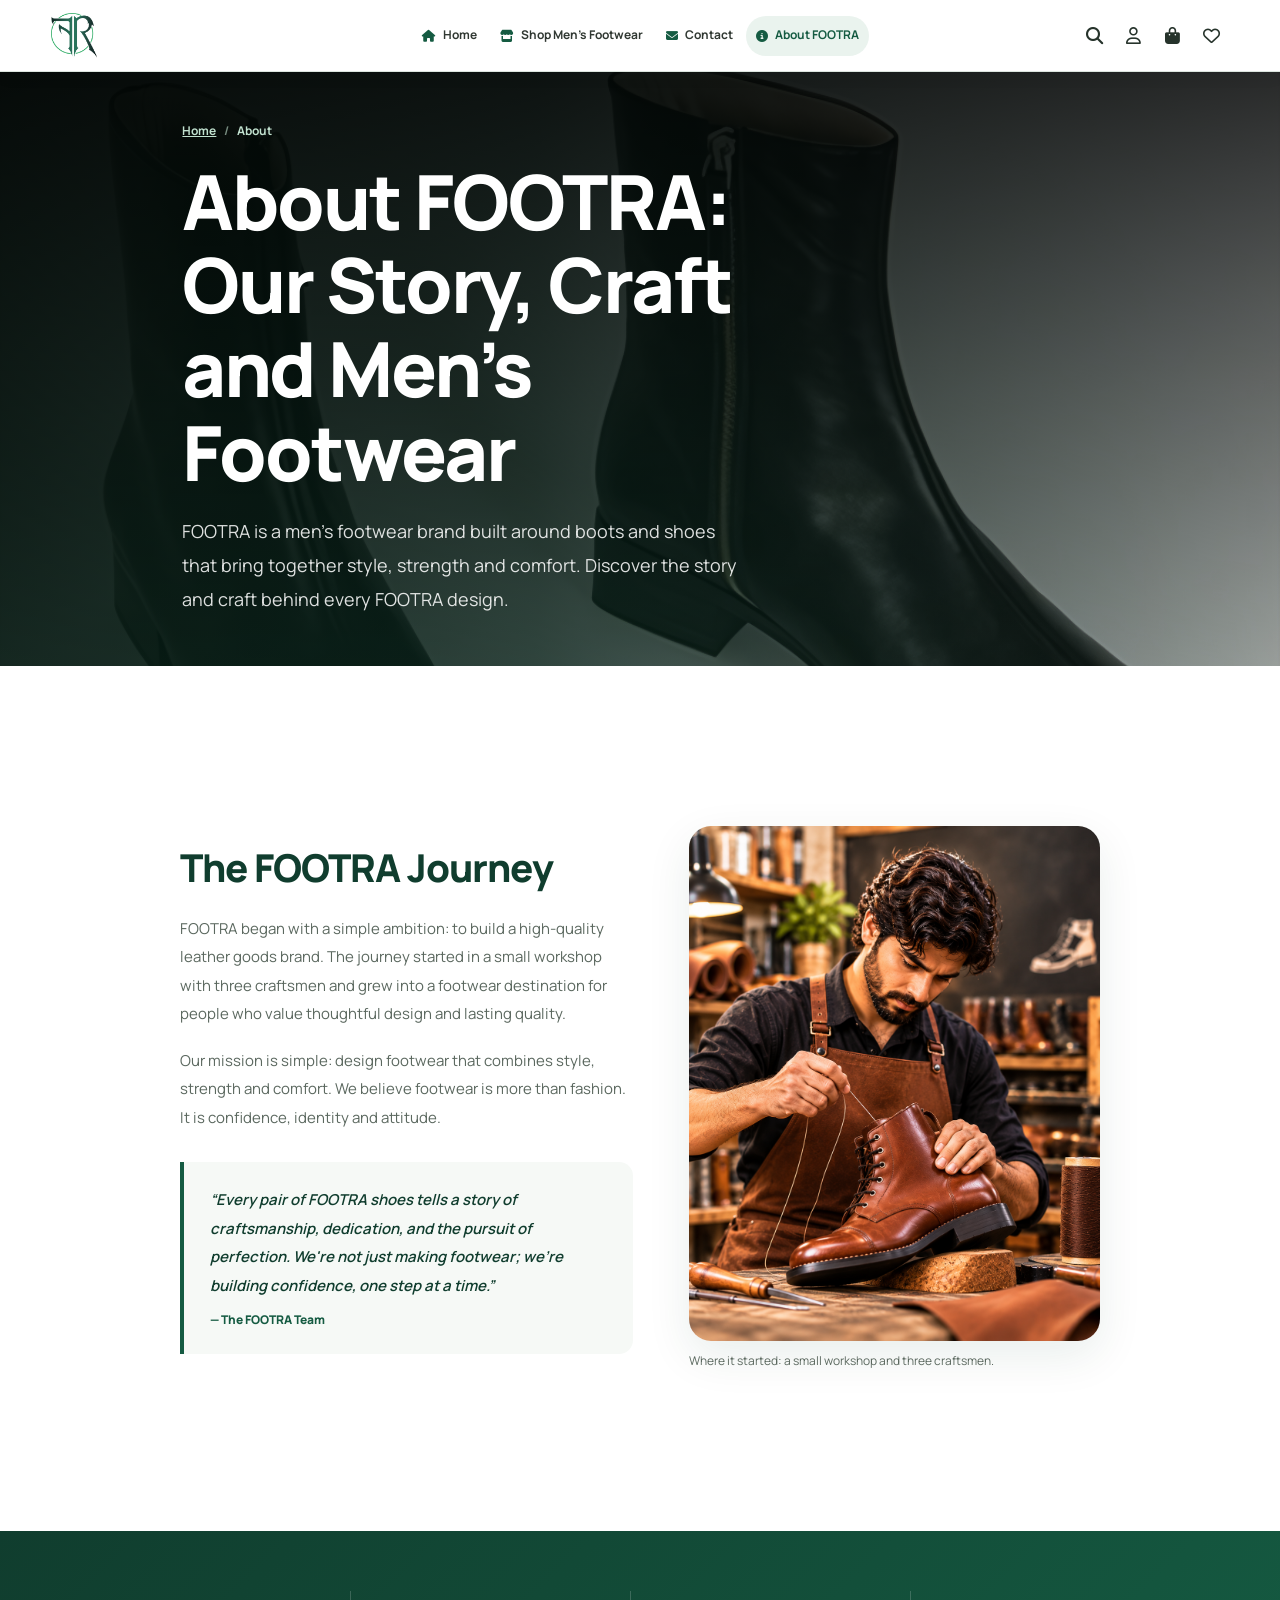
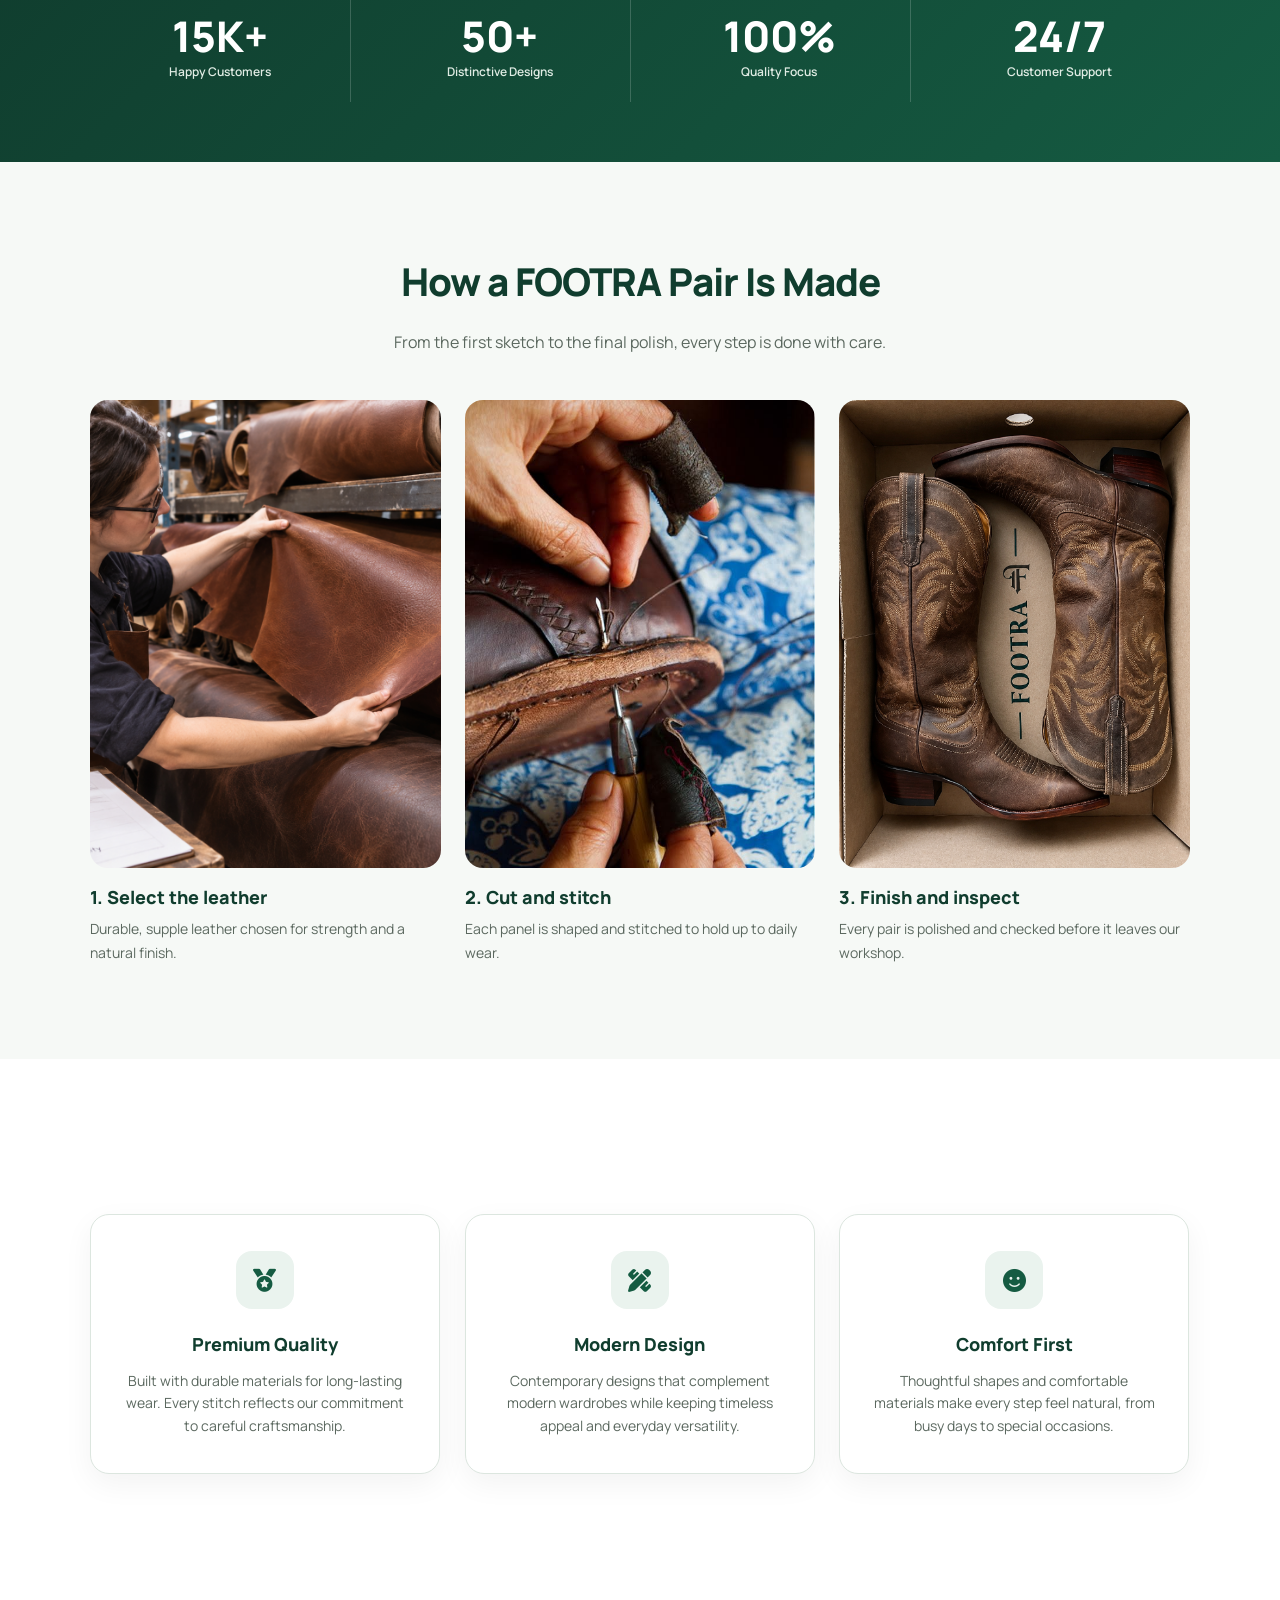
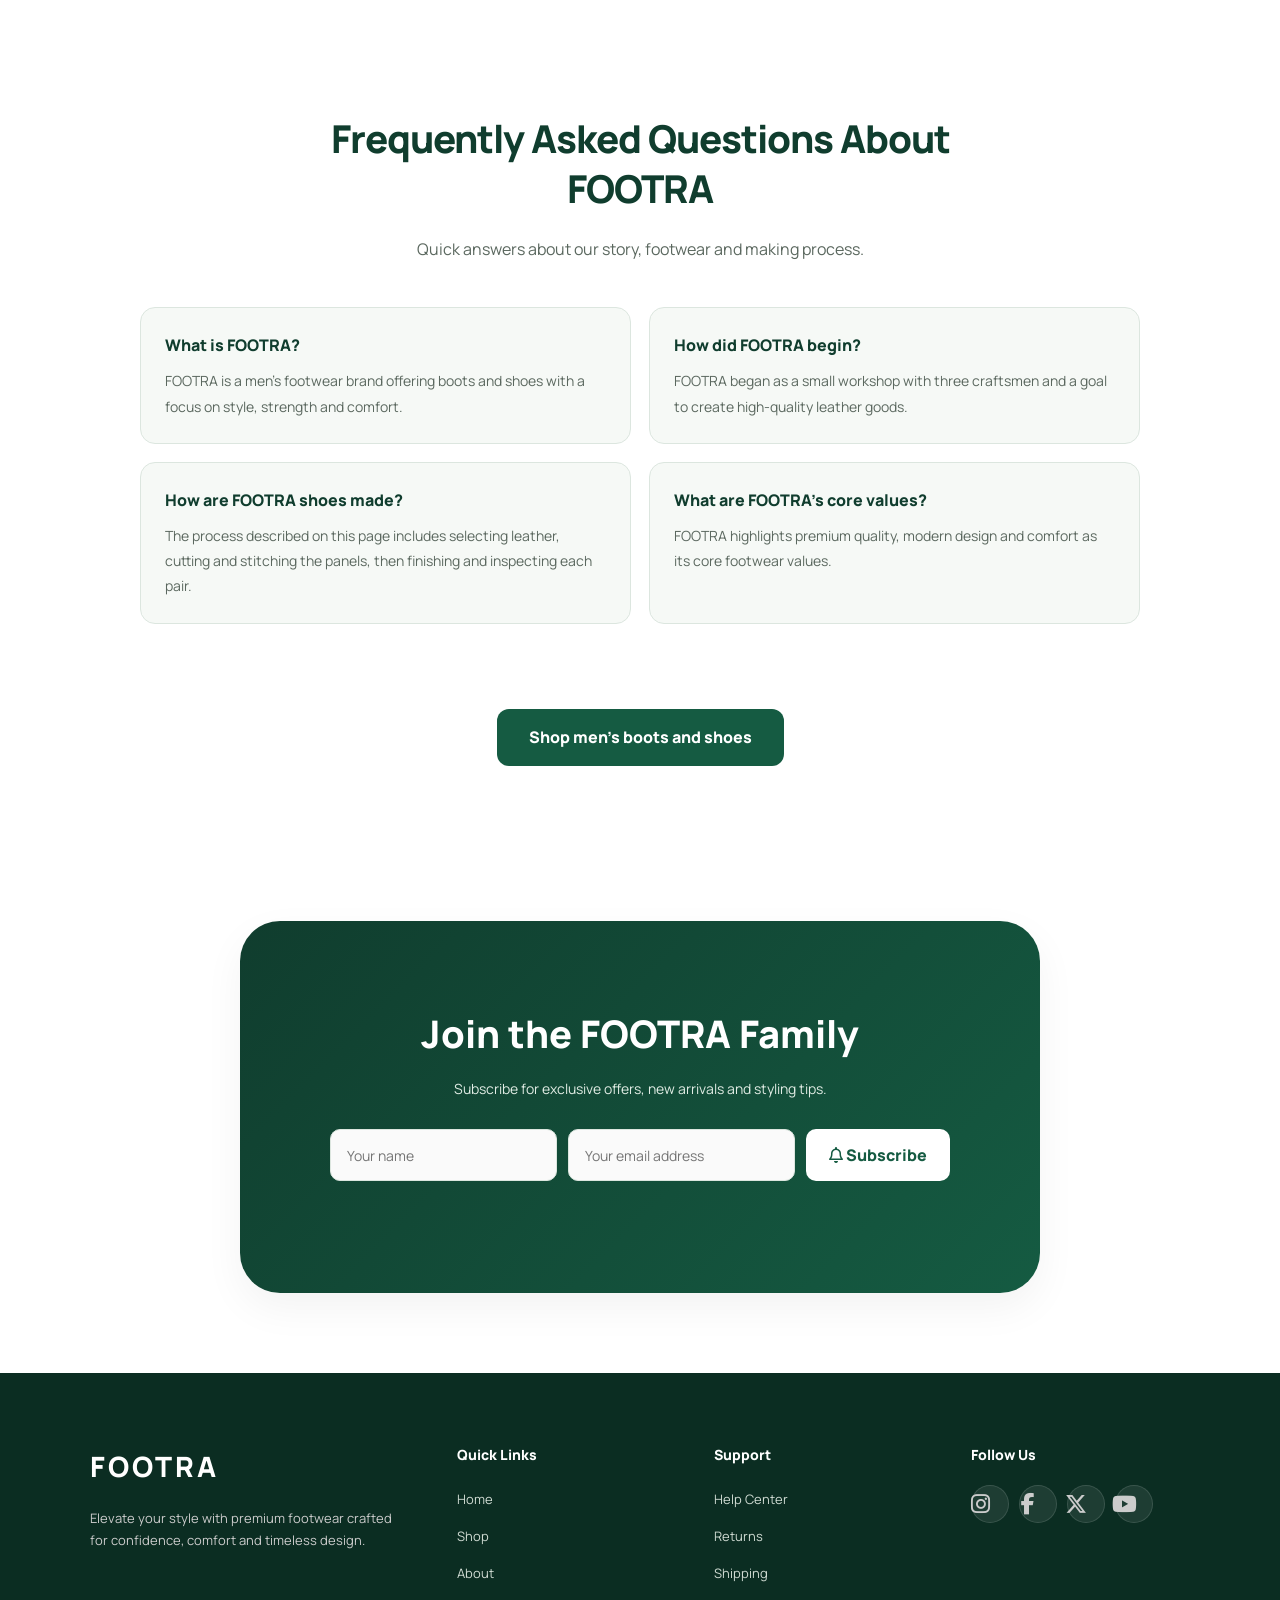
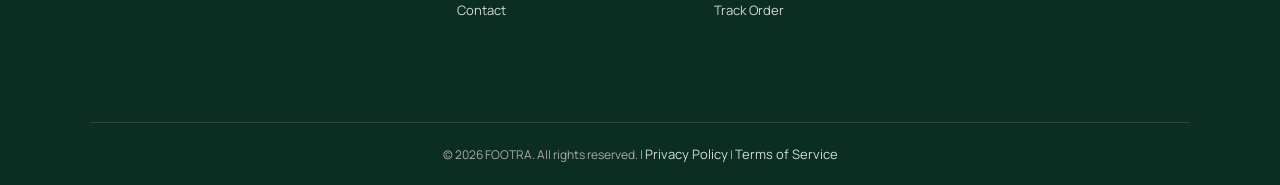
<file: about.html>
<!DOCTYPE html>
<html lang="en-IN">
<head>
<meta charset="utf-8">
<meta name="viewport" content="width=device-width, initial-scale=1">
<title>About FOOTRA | Men’s Leather Boots, Loafers & Footwear in India</title>
<meta name="description" content="Discover the FOOTRA story, our footwear-making process and the values behind our men’s leather boots and shoes. Learn about our focus on quality, comfort and timeless design in India.">
<meta name="keywords" content="About FOOTRA, men’s leather footwear India, leather boots, men’s shoes, footwear craftsmanship, FOOTRA story">
<meta name="author" content="FOOTRA">
<meta name="robots" content="index, follow, max-image-preview:large">
<meta name="theme-color" content="#155b42">
<link rel="canonical" href="https://muhsin-ics.github.io/footra/about.html">
<link rel="icon" href="LOGO.png">

<meta property="og:type" content="website">
<meta property="og:site_name" content="FOOTRA">
<meta property="og:title" content="About FOOTRA | Men’s Leather Boots & Shoes">
<meta property="og:description" content="Discover the FOOTRA story, our footwear-making process and our focus on quality, comfort and timeless men’s footwear.">
<meta property="og:url" content="https://muhsin-ics.github.io/footra/about.html">
<meta property="og:image" content="https://muhsin-ics.github.io/footra/about.jpg">
<meta name="twitter:card" content="summary_large_image">
<meta name="twitter:title" content="About FOOTRA | Men’s Leather Boots & Shoes">
<meta name="twitter:description" content="Meet FOOTRA and discover the story, values and craftsmanship behind our men’s footwear.">
<meta name="twitter:image" content="https://muhsin-ics.github.io/footra/about.jpg">

<link rel="preload" as="image" href="about.jpg" fetchpriority="high">
<link rel="preconnect" href="https://fonts.googleapis.com">
<link rel="preconnect" href="https://fonts.gstatic.com" crossorigin>
<link rel="stylesheet" href="https://fonts.googleapis.com/css2?family=Manrope:wght@400;500;600;700;800&display=swap">
<link rel="stylesheet" href="https://cdnjs.cloudflare.com/ajax/libs/font-awesome/6.5.1/css/all.min.css">
<link rel="stylesheet" href="mystyle.css">

<script type="application/ld+json">
{
  "@context": "https://schema.org",
  "@graph": [
    {
      "@type": "Organization",
      "@id": "https://muhsin-ics.github.io/footra/#organization",
      "name": "FOOTRA",
      "url": "https://muhsin-ics.github.io/footra/",
      "logo": "https://muhsin-ics.github.io/footra/LOGO.png",
      "description": "FOOTRA is a men's footwear brand focused on leather boots and shoes, with an emphasis on quality, comfort and timeless design."
    },
    {
      "@type": "WebSite",
      "@id": "https://muhsin-ics.github.io/footra/#website",
      "url": "https://muhsin-ics.github.io/footra/",
      "name": "FOOTRA",
      "publisher": {"@id": "https://muhsin-ics.github.io/footra/#organization"}
    },
    {
      "@type": "AboutPage",
      "@id": "https://muhsin-ics.github.io/footra/about.html#webpage",
      "url": "https://muhsin-ics.github.io/footra/about.html",
      "name": "About FOOTRA",
      "description": "The story, values and footwear-making process behind FOOTRA.",
      "isPartOf": {"@id": "https://muhsin-ics.github.io/footra/#website"},
      "about": {"@id": "https://muhsin-ics.github.io/footra/#organization"},
      "primaryImageOfPage": {"@type": "ImageObject", "url": "https://muhsin-ics.github.io/footra/about.jpg"},
      "breadcrumb": {"@id": "https://muhsin-ics.github.io/footra/about.html#breadcrumb"}
    },
    {
      "@type": "BreadcrumbList",
      "@id": "https://muhsin-ics.github.io/footra/about.html#breadcrumb",
      "itemListElement": [
        {"@type": "ListItem", "position": 1, "name": "Home", "item": "https://muhsin-ics.github.io/footra/"},
        {"@type": "ListItem", "position": 2, "name": "About FOOTRA", "item": "https://muhsin-ics.github.io/footra/about.html"}
      ]
    },
    {
      "@type": "FAQPage",
      "@id": "https://muhsin-ics.github.io/footra/about.html#faq",
      "mainEntity": [
        {"@type": "Question", "name": "What is FOOTRA?", "acceptedAnswer": {"@type": "Answer", "text": "FOOTRA is a men's footwear brand offering boots and shoes with a focus on style, strength and comfort."}},
        {"@type": "Question", "name": "How did FOOTRA begin?", "acceptedAnswer": {"@type": "Answer", "text": "According to the FOOTRA story, the brand began as a small workshop with three craftsmen and grew from a goal to create high-quality leather goods."}},
        {"@type": "Question", "name": "What is the FOOTRA footwear-making process?", "acceptedAnswer": {"@type": "Answer", "text": "The process described by FOOTRA includes selecting leather, cutting and stitching the shoe panels, then finishing and inspecting each pair."}},
        {"@type": "Question", "name": "What does FOOTRA focus on when designing footwear?", "acceptedAnswer": {"@type": "Answer", "text": "FOOTRA highlights premium quality, modern design and comfort as its core footwear values."}}
      ]
    }
  ]
}
</script>

<style>
:root{--green:#155b42;--dark:#103d2e;--deep:#0b2d22;--sage:#eaf3ee;--light:#f6f9f6;--text:#26332b;--muted:#5b685f;--border:#dce6df;--shadow:0 15px 45px rgba(16,61,46,.09);--header:72px}
*,*::before,*::after{box-sizing:border-box}
html{scroll-behavior:smooth;scroll-padding-top:calc(var(--header) + 15px)}
body{margin:0;padding-top:var(--header);font-family:Manrope,system-ui,sans-serif;color:var(--text);background:#fff;line-height:1.7;overflow-x:hidden}
body.drawer-open{overflow:hidden}
img{max-width:100%;height:auto;display:block}
button,input{font:inherit}button{cursor:pointer}
a{transition:color .2s,background .2s}
:focus-visible{outline:3px solid #7db99b;outline-offset:2px}
.skip{position:absolute;left:-999px;top:8px;z-index:6000;background:#fff;padding:8px 14px;border-radius:8px}
.skip:focus{left:8px}

/* Header */
.premium-navbar{position:fixed;inset:0 0 auto;z-index:3000;height:var(--header);padding:0 clamp(12px,4vw,55px);display:grid;grid-template-columns:minmax(75px,1fr) auto minmax(130px,1fr);align-items:center;gap:16px;background:#fff;border-bottom:1px solid var(--border);box-shadow:0 3px 18px rgba(16,61,46,.05)}
.brand-logo{display:inline-flex;justify-self:start}
#logo{height:46px;width:auto;max-width:95px;object-fit:contain}
.nav-center{display:flex;gap:3px;justify-content:center}
.nav-link{min-height:40px;padding:0 10px;display:inline-flex;align-items:center;gap:7px;border-radius:22px;color:#303832;font-size:12px;font-weight:700;text-decoration:none;white-space:nowrap}
.nav-link i{color:var(--green);font-size:12px}
.nav-link:hover,.nav-link.active{color:var(--green);background:var(--sage)}
.nav-right{display:flex;align-items:center;justify-self:end;gap:4px}
.nav-icon{position:relative;width:35px;height:38px;display:inline-flex;align-items:center;justify-content:center;padding:0;border:0;border-radius:50%;background:transparent;color:var(--text);font-size:17px}
.nav-icon:hover{color:var(--green);background:var(--sage)}
.count{position:absolute;top:0;right:-1px;min-width:16px;height:16px;padding:0 4px;display:inline-flex;align-items:center;justify-content:center;border-radius:20px;background:var(--green);color:#fff;font-size:9px;font-weight:800}
.count[hidden]{display:none}
.user-dropdown{position:relative}
.user-menu{position:absolute;top:calc(100% + 8px);right:0;display:none;flex-direction:column;min-width:155px;padding:8px;background:#fff;border:1px solid var(--border);border-radius:13px;box-shadow:0 16px 40px rgba(16,61,46,.14)}
.user-dropdown.open .user-menu{display:flex}
.user-menu a{padding:10px 12px;border-radius:8px;color:var(--text);font-size:12px;text-decoration:none}
.user-menu a:hover{background:var(--sage);color:var(--green)}
.menu-toggle{display:none}

.search-bar{position:fixed;top:var(--header);left:0;z-index:2900;display:none;width:100%;padding:15px 5%;background:#fff;border-bottom:1px solid var(--border)}
.search-bar.active{display:block}
.search-inner{display:flex;align-items:center;gap:10px;max-width:850px;margin:auto}
.search-inner input{flex:1;min-width:0;height:45px;padding:0 15px;border:1px solid var(--border);border-radius:10px;background:var(--light);font-size:14px}

.mobile-menu-overlay{position:fixed;inset:0;z-index:3990;visibility:hidden;opacity:0;background:rgba(8,24,17,.48);transition:opacity .25s,visibility .25s}
.mobile-menu-overlay.active{visibility:visible;opacity:1}
.mobile-nav-drawer{position:fixed;top:0;right:0;z-index:4000;width:min(340px,88vw);height:100dvh;padding:22px;overflow-y:auto;background:#fff;transform:translateX(105%);visibility:hidden;transition:transform .28s,visibility .28s}
.mobile-nav-drawer.open{transform:none;visibility:visible}
.mobile-drawer-header{display:flex;align-items:center;justify-content:space-between;padding-bottom:20px;border-bottom:1px solid var(--border)}
.drawer-brand{color:var(--dark);font-size:22px;font-weight:800;letter-spacing:2px;text-decoration:none}
.mobile-drawer-close{width:38px;height:38px;border:0;border-radius:50%;background:var(--sage);color:var(--green)}
.mobile-drawer-links{display:flex;flex-direction:column;gap:5px;padding:18px 0}
.mobile-drawer-links a{min-height:45px;display:flex;align-items:center;gap:12px;padding:0 13px;border-radius:10px;color:var(--text);font-size:14px;font-weight:700;text-decoration:none}
.mobile-drawer-links a i{width:18px;color:var(--green)}
.mobile-drawer-links a:hover,.mobile-drawer-links a.active{color:var(--green);background:var(--sage)}
.mobile-drawer-auth{display:flex;gap:10px;padding-top:20px;border-top:1px solid var(--border)}
.mobile-drawer-auth a{flex:1;min-height:42px;display:flex;align-items:center;justify-content:center;gap:7px;border:1px solid var(--border);border-radius:10px;color:var(--green);font-size:12px;font-weight:800;text-decoration:none}

/* Hero */
.hero{position:relative;isolation:isolate;display:flex;align-items:center;min-height:470px;height:min(66vh,650px);overflow:hidden;background:var(--deep)}
.hero>img{position:absolute;inset:0;z-index:-2;width:100%;height:100%;object-fit:cover}
.hero::after{content:"";position:absolute;inset:0;z-index:-1;background:linear-gradient(90deg,rgba(7,32,23,.91),rgba(11,45,34,.76) 42%,rgba(11,45,34,.16))}
.hero-text{max-width:850px;padding:60px 8%;color:#fff;animation:fadeUp .7s ease both}
.breadcrumb{margin:0 0 18px;padding:0;list-style:none;display:flex;gap:8px;font-size:12px;font-weight:700;color:#c1e1cf}
.breadcrumb a{color:#c1e1cf}
.breadcrumb li+li::before{content:"/";margin-right:8px;opacity:.6}
.hero-text h1{margin:0 0 20px;font-size:clamp(44px,6vw,76px);font-weight:800;line-height:1.1;letter-spacing:-2px}
.hero-text p{max-width:570px;margin:0;color:#ffffffe8;font-size:clamp(15px,1.5vw,18px);line-height:1.9}

/* Story */
.about-section{padding:100px 7%;background:#fff}
.story{display:grid;grid-template-columns:1.1fr 1fr;gap:56px;align-items:center;max-width:1150px;margin:auto}
.story h2,.section-head h2{margin:0 0 22px;color:var(--dark);font-size:clamp(28px,3vw,39px);font-weight:800;line-height:1.3;letter-spacing:-1px}
.story p{margin:0 0 18px;color:var(--muted);font-size:15px;line-height:1.9;max-width:62ch}
.founder-note{margin:30px 0 0;padding:24px 26px;background:var(--light);border-left:4px solid var(--green);border-radius:0 14px 14px 0}
.founder-note p{margin:0 0 10px;color:var(--dark);font-style:italic;font-weight:600}
.founder-note footer{color:var(--green);font-size:12px;font-weight:800}
.story figure,.gallery figure{margin:0}
.story img{width:100%;aspect-ratio:4/5;object-fit:cover;border-radius:22px;box-shadow:var(--shadow)}
figcaption{margin-top:10px;color:var(--muted);font-size:12px}

/* Stats */
.stats-section{display:grid;grid-template-columns:repeat(4,1fr);gap:18px;margin:0;padding:60px 7%;background:linear-gradient(135deg,var(--dark),var(--green))}
.stat-item{padding:20px 12px;text-align:center;border-right:1px solid #ffffff2e}
.stat-item:last-child{border-right:0}
.stat-item dd{margin:0;color:#fff;font-size:clamp(29px,3.3vw,43px);font-weight:800;line-height:1.2}
.stat-item dt{order:2;color:#e0ece4;font-size:12px;font-weight:600}
.stat-item{display:flex;flex-direction:column}

/* Craft gallery */
.craft{padding:95px 7%;background:var(--light)}
.section-head{max-width:700px;margin:0 auto 44px;text-align:center}
.section-head p{margin:0;color:var(--muted)}
.gallery{display:grid;grid-template-columns:repeat(3,1fr);gap:24px;max-width:1150px;margin:auto}
.gallery img{width:100%;aspect-ratio:3/4;object-fit:cover;border-radius:18px}
.gallery h3{margin:14px 0 4px;color:var(--dark);font-size:18px;font-weight:800}
.gallery p{margin:0;color:var(--muted);font-size:14px}

/* Values */
.features{display:grid;grid-template-columns:repeat(3,1fr);gap:24px;padding:95px 7%}
.feature-box{padding:36px 30px;background:#fff;border:1px solid var(--border);border-radius:19px;transition:transform .3s,box-shadow .3s}
.feature-box:hover{transform:translateY(-5px);box-shadow:0 20px 45px #103d2e1a}
.feature-box i{width:58px;height:58px;margin-bottom:20px;display:inline-flex;align-items:center;justify-content:center;color:var(--green);background:var(--sage);border-radius:16px;font-size:23px}
.feature-box h3{margin:0 0 10px;color:var(--dark);font-size:18px;font-weight:800}
.feature-box p{margin:0;color:var(--muted);font-size:14px}
.cta-row{padding:0 7% 95px;text-align:center}
.btn{display:inline-block;padding:15px 32px;border-radius:12px;background:var(--green);color:#fff;font-weight:800;text-decoration:none}
.btn:hover{background:var(--dark)}

/* Newsletter */
.newsletter{padding:80px 7%;text-align:center;background:linear-gradient(135deg,var(--dark),var(--green))}
.newsletter h2{margin:0 0 12px;color:#fff;font-size:clamp(27px,3vw,38px);font-weight:800}
.newsletter>p{margin:0 auto 28px;color:#e0ece4;font-size:14px}
.newsletter-form{display:flex;gap:11px;max-width:780px;margin:auto}
.newsletter-form input{flex:1;min-width:0;height:52px;padding:0 16px;border:1px solid var(--border);border-radius:10px;font-size:14px}
.newsletter-form button{min-height:52px;padding:0 23px;border:0;border-radius:10px;background:#fff;color:var(--green);font-weight:800}
.newsletter-message{min-height:20px;margin:12px 0 0!important;color:#fff!important;font-size:13px!important}

/* Footer */
.footer{padding:70px 7% 0;color:#d0dbd3;background:var(--deep)}
.footer-container{display:grid;grid-template-columns:1.5fr 1fr 1fr 1fr;gap:38px;max-width:1400px;margin:auto;padding-bottom:48px}
.footer-logo{margin:0 0 16px;color:#fff;font-size:28px;font-weight:800;letter-spacing:3px}
.footer-text{max-width:310px;margin:0;font-size:13px}
.footer h3{margin:0 0 18px;color:#fff;font-size:14px;font-weight:800}
.footer ul{margin:0;padding:0;list-style:none}
.footer li{margin-bottom:10px}
.footer a{color:#d0dbd3;font-size:13px;text-decoration:none}
.footer a:hover{color:#a9d8bd}
.footer-social{display:flex;flex-wrap:wrap;gap:10px}
.footer-social a{width:38px;height:38px;display:inline-flex;align-items:center;justify-content:center;border:1px solid #ffffff1f;border-radius:50%;background:#ffffff14;color:#fff}
.footer-bottom{padding:20px 8px;border-top:1px solid #ffffff1f;text-align:center;font-size:12px}

/* Auth modal */
.auth-modal{position:fixed;inset:0;z-index:5000;display:none;align-items:center;justify-content:center;padding:20px;background:#0009}
.auth-modal.open{display:flex}
.auth-card{position:relative;width:100%;max-width:420px;padding:36px;border-radius:22px;background:#fff;text-align:center}
.auth-close{position:absolute;top:12px;right:12px;width:34px;height:34px;border:0;border-radius:50%;background:var(--light)}
.auth-section h2{margin:0 0 22px;color:var(--dark);font-size:26px}
.auth-section input{width:100%;height:46px;margin-bottom:12px;padding:0 14px;border:1px solid var(--border);border-radius:10px}
.auth-submit{width:100%;min-height:46px;border:0;border-radius:10px;background:var(--dark);color:#fff;font-weight:800}
.auth-section p{margin:17px 0 0;color:var(--muted);font-size:13px}
.auth-section p button{padding:0;border:0;background:none;color:var(--green);font-weight:800}
.auth-section[hidden]{display:none!important}

@keyframes fadeUp{from{opacity:0;transform:translateY(18px)}to{opacity:1;transform:none}}
@media(max-width:1100px){.nav-link{padding-inline:7px;font-size:11px}.story{gap:36px}.footer-container{gap:25px}}
@media(max-width:900px){.story{grid-template-columns:1fr}.story img{aspect-ratio:4/3}.gallery,.features{grid-template-columns:1fr}.gallery img{aspect-ratio:4/3}}
@media(max-width:760px){
:root{--header:64px}
.premium-navbar{grid-template-columns:1fr auto;padding:0 12px}
.nav-center{display:none}.menu-toggle{display:inline-flex}
#logo{height:42px;max-width:62px}
.hero{height:58vh;min-height:360px}.hero-text{padding:42px 7%}
.about-section,.craft,.features,.faq-section{padding:62px 5%}
.stats-section{grid-template-columns:repeat(2,1fr);gap:8px;padding:36px 5%}
.stat-item{border-right:0;border-bottom:1px solid #ffffff2e}
.faq-list{grid-template-columns:1fr}
.newsletter-form{flex-direction:column}
.newsletter-form button{width:100%}
.footer-container{grid-template-columns:repeat(2,1fr)}
}
@media(prefers-reduced-motion:reduce){*,*::before,*::after{scroll-behavior:auto!important;animation:none!important;transition:none!important}}

.faq-section{padding:85px 7%;background:#fff}
.faq-list{display:grid;grid-template-columns:repeat(2,minmax(0,1fr));gap:18px;max-width:1000px;margin:auto}
.faq-item{padding:24px;background:var(--light);border:1px solid var(--border);border-radius:15px}
.faq-item h3{margin:0 0 9px;color:var(--dark);font-size:16px;font-weight:800}
.faq-item p{margin:0;color:var(--muted);font-size:14px;line-height:1.8}

</style>
</head>
<body>
<a class="skip" href="#main">Skip to content</a>

<div class="mobile-menu-overlay" id="mobileMenuOverlay" aria-hidden="true"></div>
<aside class="mobile-nav-drawer" id="aboutMobileDrawer" aria-label="Mobile navigation" aria-hidden="true">
  <div class="mobile-drawer-header">
    <a class="drawer-brand" href="index.html">FOOTRA</a>
    <button class="mobile-drawer-close" id="closeMobileMenu" type="button" aria-label="Close navigation"><i class="fa-solid fa-xmark"></i></button>
  </div>
  <nav class="mobile-drawer-links" aria-label="Mobile navigation links">
    <a href="index.html"><i class="fa-solid fa-house"></i><span>Home</span></a>
    <a href="index.html#shop"><i class="fa-solid fa-store"></i><span>Shop</span></a>
    <a href="contact.html"><i class="fa-solid fa-envelope"></i><span>Contact</span></a>
    <a href="about.html" class="active" aria-current="page"><i class="fa-solid fa-circle-info"></i><span>About</span></a>
  </nav>
  <div class="mobile-drawer-auth">
    <a href="#" data-auth="login"><i class="fa-solid fa-right-to-bracket"></i>Login</a>
    <a href="#" data-auth="register"><i class="fa-solid fa-user-plus"></i>Register</a>
  </div>
</aside>

<header class="premium-navbar">
  <a class="brand-logo" href="index.html" aria-label="FOOTRA home">
    <img id="logo" src="LOGO.png" alt="FOOTRA logo" width="95" height="46">
  </a>
  <nav class="nav-center" aria-label="Main navigation">
    <a class="nav-link" href="index.html"><i class="fa-solid fa-house"></i>Home</a>
    <a class="nav-link" href="index.html#shop"><i class="fa-solid fa-store"></i>Shop Men's Footwear</a>
    <a class="nav-link" href="contact.html"><i class="fa-solid fa-envelope"></i>Contact</a>
    <a class="nav-link active" href="about.html" aria-current="page"><i class="fa-solid fa-circle-info"></i>About FOOTRA</a>
  </nav>
  <div class="nav-right">
    <button class="nav-icon" id="searchToggle" type="button" aria-label="Open search" aria-expanded="false"><i class="fa-solid fa-magnifying-glass"></i></button>
    <div class="user-dropdown" id="userDropdown">
      <button class="nav-icon" id="accountToggle" type="button" aria-label="Account menu" aria-expanded="false"><i class="fa-regular fa-user"></i></button>
      <div class="user-menu">
        <a href="#" data-auth="login">Login</a>
        <a href="#" data-auth="register">Register</a>
        <a href="#" data-auth="account">My Account</a>
      </div>
    </div>
    <button class="nav-icon" id="cartButton" type="button" aria-label="Shopping cart"><i class="fa-solid fa-bag-shopping"></i><span class="count" id="cartCount" hidden>0</span></button>
    <button class="nav-icon" id="wishlistButton" type="button" aria-label="Wishlist"><i class="fa-regular fa-heart"></i><span class="count" id="wishlistCount" hidden>0</span></button>
    <button class="nav-icon menu-toggle" id="mobileMenuToggle" type="button" aria-controls="aboutMobileDrawer" aria-expanded="false" aria-label="Open mobile menu"><i class="fa-solid fa-bars"></i></button>
  </div>
</header>

<section class="search-bar" id="searchBar" aria-label="Site search">
  <form class="search-inner" id="siteSearchForm" role="search">
    <input id="siteSearch" type="search" placeholder="Search boots, shoes and new arrivals..." aria-label="Search footwear">
    <button class="nav-icon" type="submit" aria-label="Submit search"><i class="fa-solid fa-magnifying-glass"></i></button>
    <button class="nav-icon" id="closeSearch" type="button" aria-label="Close search"><i class="fa-solid fa-xmark"></i></button>
  </form>
</section>

<main id="main">
  <section class="hero" aria-labelledby="heroTitle">
    <img src="about.jpg" alt="Pair of premium black leather boots crafted by FOOTRA" width="1920" height="1080" fetchpriority="high">
    <div class="hero-text">
      <ol class="breadcrumb" aria-label="Breadcrumb">
        <li><a href="index.html">Home</a></li>
        <li aria-current="page">About</li>
      </ol>
      <h1 id="heroTitle">About FOOTRA: Our Story, Craft and Men’s Footwear</h1>
      <p>FOOTRA is a men’s footwear brand built around boots and shoes that bring together style, strength and comfort. Discover the story and craft behind every FOOTRA design.</p>
    </div>
  </section>

  <section class="about-section" aria-labelledby="journeyTitle">
    <div class="story">
      <div>
        <h2 id="journeyTitle">The FOOTRA Journey</h2>
        <p>FOOTRA began with a simple ambition: to build a high-quality leather goods brand. The journey started in a small workshop with three craftsmen and grew into a footwear destination for people who value thoughtful design and lasting quality.</p>
        <p>Our mission is simple: design footwear that combines style, strength and comfort. We believe footwear is more than fashion. It is confidence, identity and attitude.</p>
        <blockquote class="founder-note">
          <p>“Every pair of FOOTRA shoes tells a story of craftsmanship, dedication, and the pursuit of perfection. We're not just making footwear; we're building confidence, one step at a time.”</p>
          <footer>— The FOOTRA Team</footer>
        </blockquote>
      </div>
      <figure>
        <img src="making boots.png" alt="FOOTRA craftsman stitching a leather boot by hand in the workshop" width="800" height="1000" loading="lazy" decoding="async">
        <figcaption>Where it started: a small workshop and three craftsmen.</figcaption>
      </figure>
    </div>
  </section>

  <section aria-label="FOOTRA at a glance">
    <dl class="stats-section">
      <div class="stat-item"><dd>15K+</dd><dt>Happy Customers</dt></div>
      <div class="stat-item"><dd>50+</dd><dt>Distinctive Designs</dt></div>
      <div class="stat-item"><dd>100%</dd><dt>Quality Focus</dt></div>
      <div class="stat-item"><dd>24/7</dd><dt>Customer Support</dt></div>
    </dl>
  </section>

  <section class="craft" aria-labelledby="craftTitle">
    <div class="section-head">
      <h2 id="craftTitle">How a FOOTRA Pair Is Made</h2>
      <p>From the first sketch to the final polish, every step is done with care.</p>
    </div>
    <div class="gallery">
      <figure>
        <img src="imagesfootra-leather-selection.png" alt="Rolls of full-grain leather being selected for footwear" width="600" height="800" loading="lazy" decoding="async">
        <figcaption><h3>1. Select the leather</h3><p>Durable, supple leather chosen for strength and a natural finish.</p></figcaption>
      </figure>
      <figure>
        <img src="Upcoming Shoe and Bootmaking eBook - Sneak Peek.jpg" alt="Close-up of hand stitching on a FOOTRA leather boot" width="600" height="800" loading="lazy" decoding="async">
        <figcaption><h3>2. Cut and stitch</h3><p>Each panel is shaped and stitched to hold up to daily wear.</p></figcaption>
      </figure>
      <figure>
        <img src="FOOTRA Cowboy Boots in Kraft Box.png" alt="Finished FOOTRA boots polished and ready to ship" width="600" height="800" loading="lazy" decoding="async">
        <figcaption><h3>3. Finish and inspect</h3><p>Every pair is polished and checked before it leaves our workshop.</p></figcaption>
      </figure>
    </div>
  </section>

  <section class="features" aria-labelledby="valuesTitle">
    <h2 id="valuesTitle" hidden>What FOOTRA stands for</h2>
    <article class="feature-box">
      <i class="fa-solid fa-medal" aria-hidden="true"></i>
      <h3>Premium Quality</h3>
      <p>Built with durable materials for long-lasting wear. Every stitch reflects our commitment to careful craftsmanship.</p>
    </article>
    <article class="feature-box">
      <i class="fa-solid fa-pen-ruler" aria-hidden="true"></i>
      <h3>Modern Design</h3>
      <p>Contemporary designs that complement modern wardrobes while keeping timeless appeal and everyday versatility.</p>
    </article>
    <article class="feature-box">
      <i class="fa-solid fa-face-smile" aria-hidden="true"></i>
      <h3>Comfort First</h3>
      <p>Thoughtful shapes and comfortable materials make every step feel natural, from busy days to special occasions.</p>
    </article>
  </section>


  <section class="faq-section" aria-labelledby="faqTitle">
    <div class="section-head">
      <h2 id="faqTitle">Frequently Asked Questions About FOOTRA</h2>
      <p>Quick answers about our story, footwear and making process.</p>
    </div>
    <div class="faq-list">
      <article class="faq-item"><h3>What is FOOTRA?</h3><p>FOOTRA is a men’s footwear brand offering boots and shoes with a focus on style, strength and comfort.</p></article>
      <article class="faq-item"><h3>How did FOOTRA begin?</h3><p>FOOTRA began as a small workshop with three craftsmen and a goal to create high-quality leather goods.</p></article>
      <article class="faq-item"><h3>How are FOOTRA shoes made?</h3><p>The process described on this page includes selecting leather, cutting and stitching the panels, then finishing and inspecting each pair.</p></article>
      <article class="faq-item"><h3>What are FOOTRA’s core values?</h3><p>FOOTRA highlights premium quality, modern design and comfort as its core footwear values.</p></article>
    </div>
  </section>

  <div class="cta-row"><a class="btn" href="index.html#shop">Shop men's boots and shoes</a></div>

  <section class="newsletter" aria-labelledby="newsletterTitle">
    <h2 id="newsletterTitle">Join the FOOTRA Family</h2>
    <p>Subscribe for exclusive offers, new arrivals and styling tips.</p>
    <form class="newsletter-form" id="newsletterForm">
      <input id="newsletterName" name="name" type="text" placeholder="Your name" autocomplete="name" aria-label="Your name" required>
      <input id="newsletterEmail" name="email" type="email" placeholder="Your email address" autocomplete="email" aria-label="Your email address" required>
      <button type="submit"><i class="fa-regular fa-bell" aria-hidden="true"></i> Subscribe</button>
    </form>
    <p class="newsletter-message" id="newsletterMessage" role="status" aria-live="polite"></p>
  </section>
</main>

<footer class="footer">
  <div class="footer-container">
    <div>
      <p class="footer-logo">FOOTRA</p>
      <p class="footer-text">Elevate your style with premium footwear crafted for confidence, comfort and timeless design.</p>
    </div>
    <nav aria-label="Quick links">
      <h3>Quick Links</h3>
      <ul>
        <li><a href="index.html">Home</a></li>
        <li><a href="index.html#shop">Shop</a></li>
        <li><a href="about.html">About</a></li>
        <li><a href="contact.html">Contact</a></li>
      </ul>
    </nav>
    <nav aria-label="Support">
      <h3>Support</h3>
      <ul>
        <li><a href="contact.html">Help Center</a></li>
        <li><a href="contact.html">Returns</a></li>
        <li><a href="contact.html">Shipping</a></li>
        <li><a href="contact.html">Track Order</a></li>
      </ul>
    </nav>
    <div>
      <h3>Follow Us</h3>
      <div class="footer-social">
        <a href="#" aria-label="FOOTRA on Instagram" rel="noopener"><i class="fa-brands fa-instagram"></i></a>
        <a href="#" aria-label="FOOTRA on Facebook" rel="noopener"><i class="fa-brands fa-facebook-f"></i></a>
        <a href="#" aria-label="FOOTRA on X" rel="noopener"><i class="fa-brands fa-x-twitter"></i></a>
        <a href="#" aria-label="FOOTRA on YouTube" rel="noopener"><i class="fa-brands fa-youtube"></i></a>
      </div>
    </div>
  </div>
  <div class="footer-bottom">© 2026 FOOTRA. All rights reserved. | <a href="#">Privacy Policy</a> | <a href="#">Terms of Service</a></div>
</footer>

<div class="auth-modal" id="authModal" role="dialog" aria-modal="true" aria-labelledby="authTitle" aria-hidden="true">
  <div class="auth-card">
    <button class="auth-close" id="closeAuthModal" type="button" aria-label="Close dialog"><i class="fa-solid fa-xmark"></i></button>
    <form class="auth-section" id="loginSection">
      <h2 id="authTitle">Welcome Back</h2>
      <input name="email" type="email" placeholder="Email address" autocomplete="email" aria-label="Email address" required>
      <input name="password" type="password" placeholder="Password" autocomplete="current-password" aria-label="Password" required>
      <button class="auth-submit" type="submit">Login</button>
      <p>Don't have an account? <button type="button" data-auth="register">Register</button></p>
    </form>
    <form class="auth-section" id="registerSection" hidden>
      <h2>Create Account</h2>
      <input name="name" type="text" placeholder="Full name" autocomplete="name" aria-label="Full name" required>
      <input name="email" type="email" placeholder="Email address" autocomplete="email" aria-label="Email address" required>
      <input name="password" type="password" placeholder="Create a password (8+ characters)" autocomplete="new-password" minlength="8" aria-label="Password" required>
      <button class="auth-submit" type="submit">Register</button>
      <p>Already have an account? <button type="button" data-auth="login">Login</button></p>
    </form>
    <section class="auth-section" id="accountSection" hidden>
      <h2>My Account</h2>
      <p>Sign in to continue to your account.</p>
      <button class="auth-submit" id="accountLoginButton" type="button">Login to continue</button>
    </section>
  </div>
</div>

<script src="myscript.js" defer></script>
<script>
(()=>{"use strict";
const $=id=>document.getElementById(id);
const drawer=$("aboutMobileDrawer"),overlay=$("mobileMenuOverlay"),menuToggle=$("mobileMenuToggle");
const userDropdown=$("userDropdown"),accountToggle=$("accountToggle"),searchBar=$("searchBar"),searchToggle=$("searchToggle"),authModal=$("authModal");
const login=$("loginSection"),register=$("registerSection"),account=$("accountSection");
function setMobileMenu(open){
  drawer.classList.toggle("open",open);overlay.classList.toggle("active",open);document.body.classList.toggle("drawer-open",open);
  drawer.setAttribute("aria-hidden",String(!open));overlay.setAttribute("aria-hidden",String(!open));
  menuToggle.setAttribute("aria-expanded",String(open));
  const i=menuToggle.querySelector("i");i.classList.toggle("fa-bars",!open);i.classList.toggle("fa-xmark",open);
}
function setSearch(open){searchBar.classList.toggle("active",open);searchToggle.setAttribute("aria-expanded",String(open));if(open)setTimeout(()=>$("siteSearch").focus(),80)}
function closeUser(){userDropdown.classList.remove("open");accountToggle.setAttribute("aria-expanded","false")}
function showAuth(s){
  setMobileMenu(false);closeUser();
  login.hidden=s!=="login";register.hidden=s!=="register";account.hidden=s!=="account";
  authModal.classList.add("open");authModal.setAttribute("aria-hidden","false");document.body.classList.add("drawer-open");
  const input=authModal.querySelector(".auth-section:not([hidden]) input");if(input)setTimeout(()=>input.focus(),50);
}
function closeAuth(){authModal.classList.remove("open");authModal.setAttribute("aria-hidden","true");document.body.classList.remove("drawer-open")}
menuToggle.addEventListener("click",()=>setMobileMenu(!drawer.classList.contains("open")));
$("closeMobileMenu").addEventListener("click",()=>setMobileMenu(false));
overlay.addEventListener("click",()=>setMobileMenu(false));
drawer.querySelectorAll("a").forEach(a=>a.addEventListener("click",()=>{if(!a.hasAttribute("data-auth"))setMobileMenu(false)}));
accountToggle.addEventListener("click",e=>{e.stopPropagation();const o=!userDropdown.classList.contains("open");userDropdown.classList.toggle("open",o);accountToggle.setAttribute("aria-expanded",String(o))});
searchToggle.addEventListener("click",()=>setSearch(!searchBar.classList.contains("active")));
$("closeSearch").addEventListener("click",()=>setSearch(false));
$("siteSearchForm").addEventListener("submit",e=>{e.preventDefault();const q=$("siteSearch").value.trim();if(!q)return $("siteSearch").focus();location.href="index.html?search="+encodeURIComponent(q)+"#shop"});
document.addEventListener("click",e=>{
  if(!e.target.closest("#userDropdown"))closeUser();
  const a=e.target.closest("[data-auth]");if(a){e.preventDefault();showAuth(a.dataset.auth)}
});
document.addEventListener("keydown",e=>{if(e.key==="Escape"){setMobileMenu(false);setSearch(false);closeUser();closeAuth()}});
$("closeAuthModal").addEventListener("click",closeAuth);
authModal.addEventListener("click",e=>{if(e.target===authModal)closeAuth()});
$("accountLoginButton").addEventListener("click",()=>showAuth("login"));
login.addEventListener("submit",e=>{e.preventDefault();alert("The login form is ready. Connect it to your authentication backend to sign in.")});
register.addEventListener("submit",e=>{e.preventDefault();alert("The registration form is ready. Connect it to your authentication backend to create an account.")});
$("newsletterForm").addEventListener("submit",e=>{
  e.preventDefault();
  const n=$("newsletterName").value.trim(),m=$("newsletterEmail").value.trim(),msg=$("newsletterMessage");
  if(!n||!m){msg.textContent="Please enter your name and a valid email address.";return}
  msg.textContent="Thanks, "+n+"! Connect this form to your newsletter service to save your subscription.";e.currentTarget.reset();
});
$("cartButton").addEventListener("click",()=>{typeof window.openCart==="function"?window.openCart():alert("The cart drawer is not configured on this page. Check myscript.js.")});
$("wishlistButton").addEventListener("click",()=>{typeof window.openWishlist==="function"?window.openWishlist():alert("The wishlist drawer is not configured on this page. Check myscript.js.")});
function updateCounts(){
  try{
    const c=JSON.parse(localStorage.getItem("footraCart")||"[]"),w=JSON.parse(localStorage.getItem("footraWishlist")||"[]");
    if(Array.isArray(c)){const n=c.reduce((s,i)=>s+(Number(i.quantity)||1),0);$("cartCount").textContent=n;$("cartCount").hidden=n===0}
    if(Array.isArray(w)){$("wishlistCount").textContent=w.length;$("wishlistCount").hidden=w.length===0}
  }catch(err){}
}
updateCounts();addEventListener("storage",updateCounts);
})();
</script>
</body>
</html>
</file>
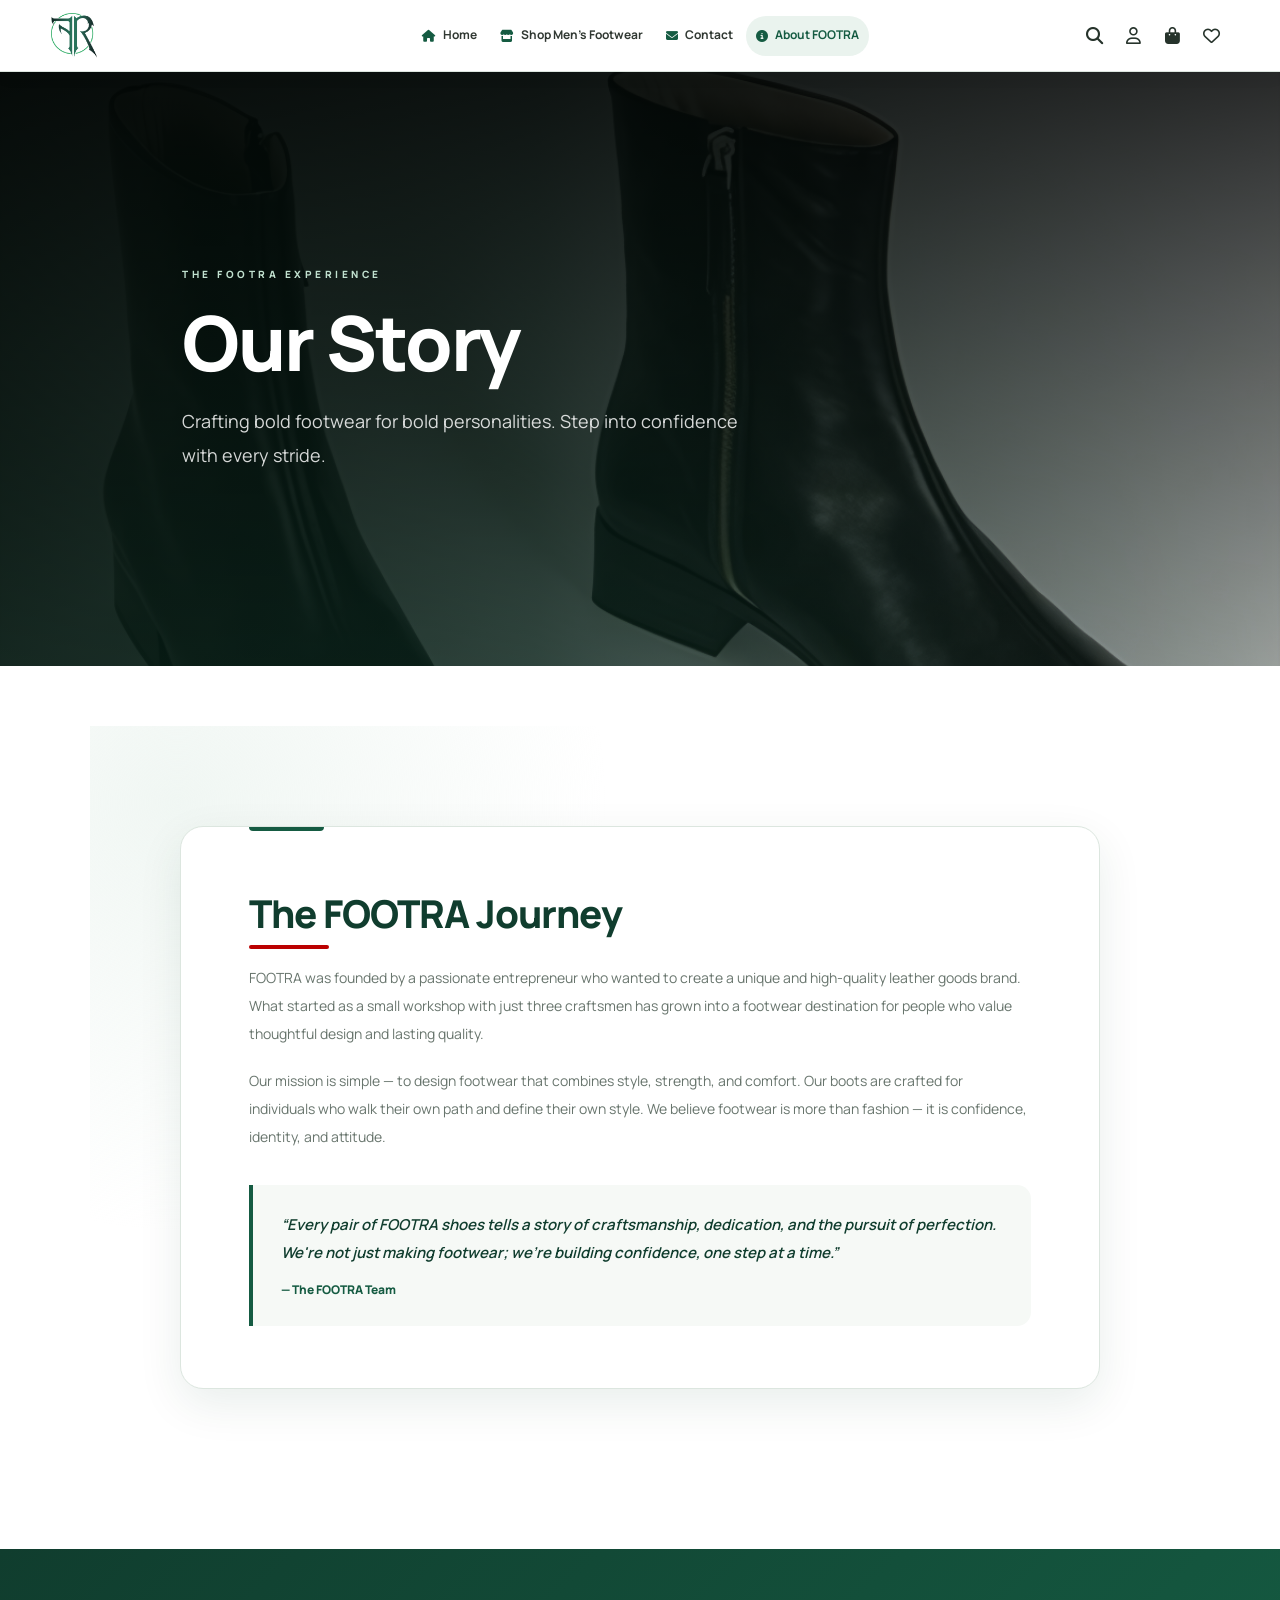
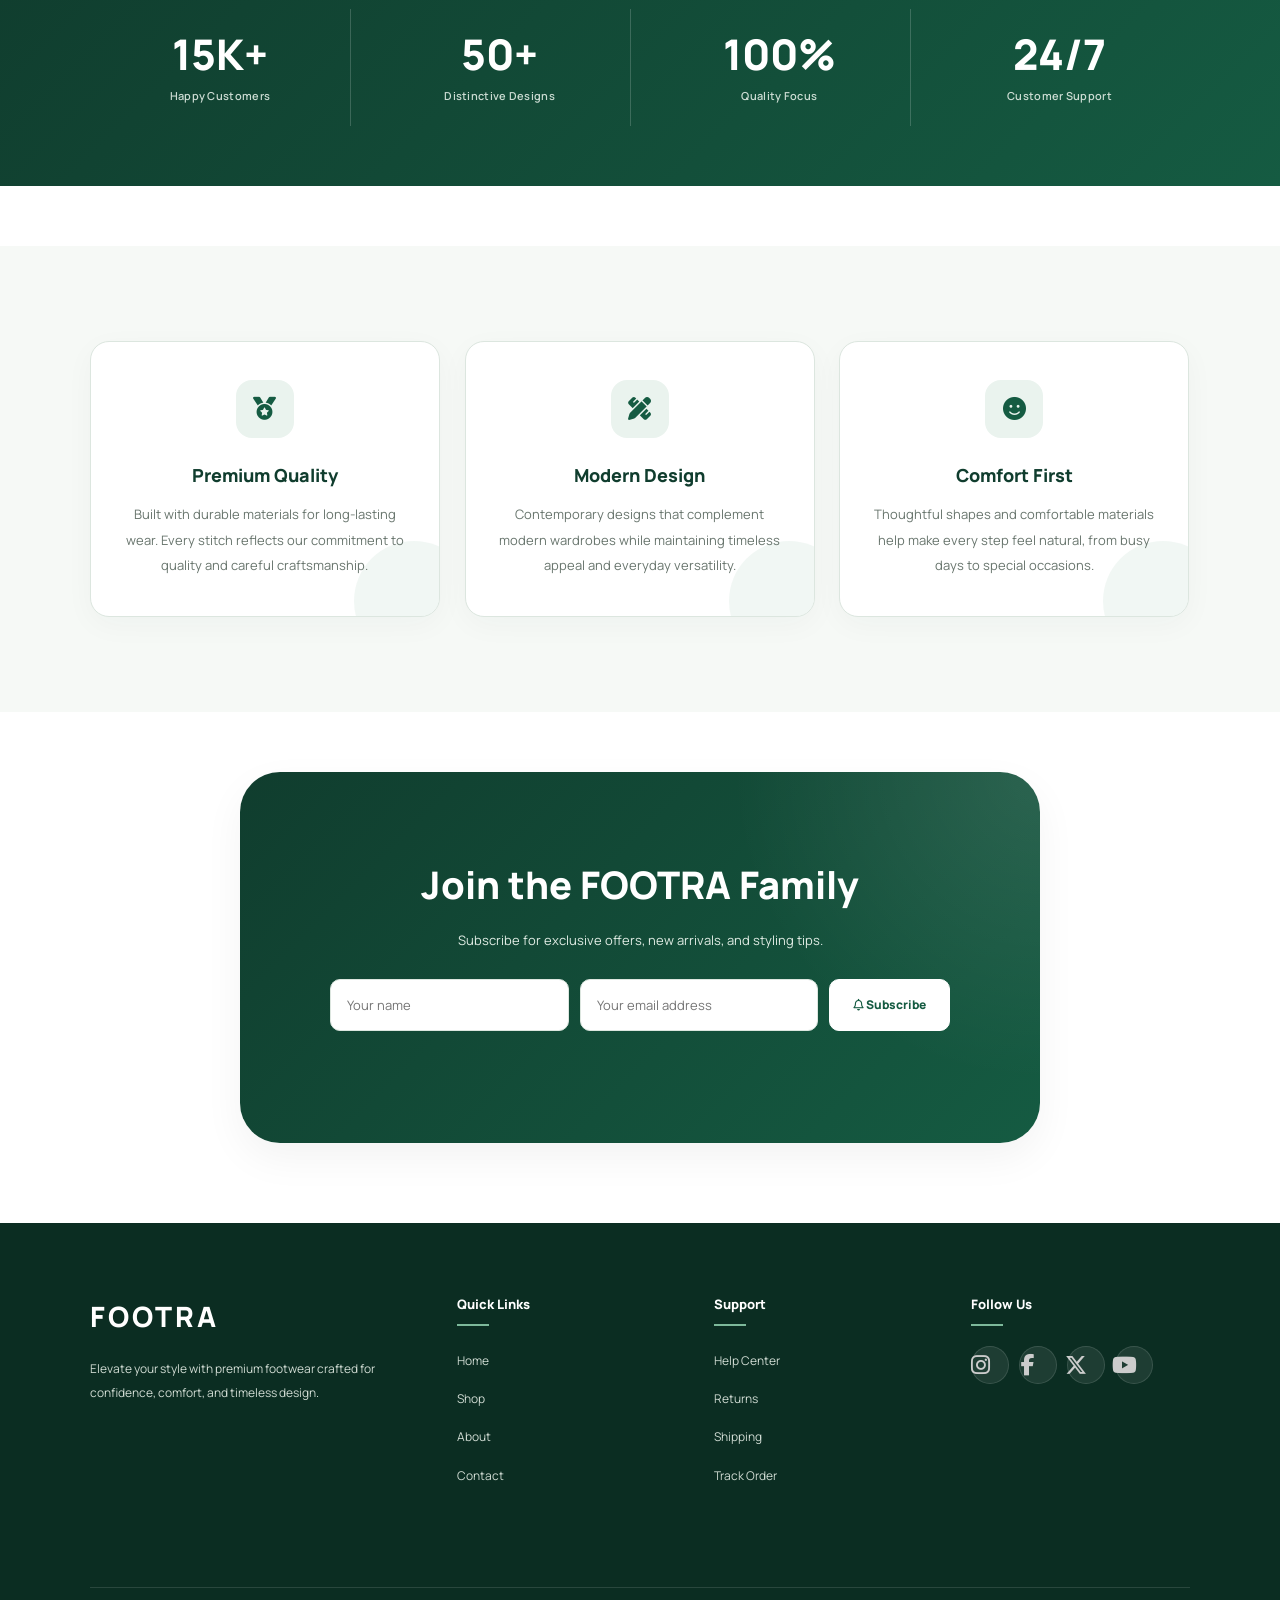
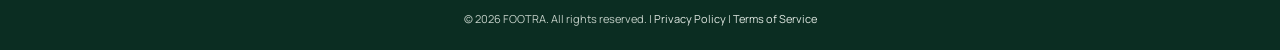
<file: aboutold.html>
<!DOCTYPE html>
<html lang="en">
 <head>
  <meta charset="utf-8">
  <meta content="width=device-width, initial-scale=1.0" name="viewport">
  <meta content="#ffffff" name="theme-color">
  <meta content="Discover the FOOTRA story: premium footwear designed for confidence, comfort and timeless style." name="description">
  <title>
   About FOOTRA | Premium Footwear
  </title>
  <link href="https://cdnjs.cloudflare.com/ajax/libs/font-awesome/6.5.1/css/all.min.css" rel="stylesheet">
  <link href="https://fonts.googleapis.com" rel="preconnect">
  <link crossorigin="" href="https://fonts.gstatic.com" rel="preconnect">
  <link href="https://fonts.googleapis.com/css2?family=Manrope:wght@400;500;600;700;800&amp;display=swap" rel="stylesheet">
  <link href="mystyle.css" rel="stylesheet">
  <style>
   :root {
    --green:#155b42;
    --dark:#103d2e;
    --deep:#0b2d22;
    --sage:#eaf3ee;
    --light:#f6f9f6;
    --text:#26332b;
    --muted:#68756d;
    --border:#dce6df;
    --shadow:0 15px 45px rgba(16,61,46,.09);
    --header:72px
}
*,*::before,*::after {
    box-sizing:border-box
}
html {
    scroll-behavior:smooth;
    scroll-padding-top:calc(var(--header) + 15px)
}
body {
    margin:0;
    padding:var(--header) 0 0;
    font-family:Manrope,sans-serif;
    color:var(--text);
    background:#fff;
    line-height:1.7;
    overflow-x:hidden
}
body.drawer-open {
    overflow:hidden
}
button,input {
    font:inherit
}
button,a {
    -webkit-tap-highlight-color:transparent
}
a {
    transition:color .2s,background .2s,transform .2s
}
button {
    cursor:pointer
}
/* Navbar */
.premium-navbar {
    position:fixed;
    inset:0 0 auto;
    z-index:3000;
    width:100%;
    height:var(--header);
    margin:0;
    padding:0 clamp(12px,4vw,55px);
    display:grid;
    grid-template-columns:minmax(75px,1fr) auto minmax(130px,1fr);
    align-items:center;
    gap:16px;
    background:#fff;
    border:0;
    border-bottom:1px solid var(--border);
    border-radius:0;
    box-shadow:0 3px 18px rgba(16,61,46,.05)
}
.brand-logo {
    display:inline-flex;
    align-items:center;
    justify-self:start;
    text-decoration:none;
    min-width:0
}
#logo {
    display:block;
    width:auto;
    height:46px;
    max-width:95px;
    object-fit:contain
}
.nav-center {
    display:flex;
    align-items:center;
    justify-content:center;
    gap:3px;
    margin:0;
    padding:0;
    list-style:none
}
.nav-link,.cat-btn {
    min-height:40px;
    padding:0 10px;
    display:inline-flex;
    align-items:center;
    justify-content:center;
    gap:7px;
    border:0;
    border-radius:22px;
    background:transparent;
    color:#303832;
    font-size:12px;
    font-weight:700;
    text-decoration:none;
    white-space:nowrap
}
.nav-link i,.cat-btn i {
    color:var(--green);
    font-size:12px
}
.nav-link:hover,.cat-btn:hover,.nav-link.active {
    color:var(--green);
    background:var(--sage)
}
.cat-dropdown,.user-dropdown {
    position:relative;
    display:inline-flex;
    align-items:center
}
.cat-menu,.user-menu {
    position:absolute;
    top:calc(100% + 8px);
    z-index:3200;
    display:none;
    flex-direction:column;
    min-width:185px;
    padding:8px;
    background:#fff;
    border:1px solid var(--border);
    border-radius:13px;
    box-shadow:0 16px 40px rgba(16,61,46,.14)
}
.cat-menu {
    left:0
}
.user-menu {
    right:0;
    min-width:155px
}
.cat-dropdown.open .cat-menu,.user-dropdown.open .user-menu {
    display:flex
}
.cat-menu a,.user-menu a {
    padding:10px 12px;
    border-radius:8px;
    color:var(--text);
    font-size:12px;
    text-decoration:none
}
.cat-menu a:hover,.user-menu a:hover {
    background:var(--sage);
    color:var(--green)
}
.nav-right {
    display:flex;
    align-items:center;
    justify-self:end;
    justify-content:flex-end;
    gap:4px;
    min-width:0
}
.nav-icon {
    position:relative;
    flex:0 0 35px;
    width:35px;
    height:38px;
    display:inline-flex;
    align-items:center;
    justify-content:center;
    padding:0;
    border:0;
    border-radius:50%;
    background:transparent;
    color:var(--text);
    font-size:17px
}
.nav-icon:hover {
    color:var(--green);
    background:var(--sage)
}
.nav-icon .count {
    position:absolute;
    top:0;
    right:-1px;
    min-width:16px;
    height:16px;
    padding:0 4px;
    display:inline-flex;
    align-items:center;
    justify-content:center;
    border-radius:20px;
    background:var(--green);
    color:#fff;
    font-size:9px;
    font-weight:800
}
.nav-icon .count[hidden] {
    display:none
}
.menu-toggle {
    display:none
}
/* Search */
.search-bar {
    position:fixed;
    top:var(--header);
    left:0;
    z-index:2900;
    display:none;
    width:100%;
    padding:15px 5%;
    background:#fff;
    border-bottom:1px solid var(--border);
    box-shadow:0 8px 22px rgba(16,61,46,.08)
}
.search-bar.active {
    display:block
}
.search-inner {
    display:flex;
    align-items:center;
    gap:10px;
    max-width:850px;
    margin:auto
}
.search-inner input {
    flex:1;
    min-width:0;
    height:45px;
    padding:0 15px;
    border:1px solid var(--border);
    border-radius:10px;
    outline:0;
    background:var(--light);
    color:var(--text);
    font-size:14px
}
.search-inner input:focus {
    border-color:var(--green);
    background:#fff
}
.close-search {
    width:38px;
    height:38px;
    border:0;
    border-radius:50%;
    background:transparent;
    color:var(--text);
    font-size:18px
}
.close-search:hover {
    background:var(--sage);
    color:var(--green)
}
/* Mobile drawer */
.mobile-menu-overlay {
    position:fixed;
    inset:0;
    z-index:3990;
    visibility:hidden;
    opacity:0;
    background:rgba(8,24,17,.48);
    transition:opacity .25s,visibility .25s
}
.mobile-menu-overlay.active {
    visibility:visible;
    opacity:1
}
.mobile-nav-drawer {
    position:fixed;
    top:0;
    right:0;
    z-index:4000;
    width:min(340px,88vw);
    height:100vh;
    height:100dvh;
    padding:22px;
    overflow-y:auto;
    background:#fff;
    box-shadow:-15px 0 45px #0002;
    transform:translateX(105%);
    visibility:hidden;
    transition:transform .28s,visibility .28s
}
.mobile-nav-drawer.open {
    transform:translateX(0);
    visibility:visible
}
.mobile-drawer-header {
    display:flex;
    align-items:center;
    justify-content:space-between;
    padding-bottom:20px;
    border-bottom:1px solid var(--border)
}
.drawer-brand {
    color:var(--dark);
    font-size:22px;
    font-weight:800;
    letter-spacing:2px;
    text-decoration:none
}
.mobile-drawer-close {
    width:38px;
    height:38px;
    border:0;
    border-radius:50%;
    background:var(--sage);
    color:var(--green);
    font-size:18px
}
.mobile-drawer-links {
    display:flex;
    flex-direction:column;
    gap:5px;
    padding:18px 0
}
.mobile-drawer-links>a,.mobile-category-toggle {
    width:100%;
    min-height:45px;
    display:flex;
    align-items:center;
    gap:12px;
    padding:0 13px;
    border:0;
    border-radius:10px;
    background:transparent;
    color:var(--text);
    font-size:14px;
    font-weight:700;
    text-align:left;
    text-decoration:none
}
.mobile-drawer-links>a i,.mobile-category-toggle>i:first-child {
    width:18px;
    color:var(--green)
}
.mobile-drawer-links>a:hover,.mobile-drawer-links>a.active,.mobile-category-toggle:hover {
    color:var(--green);
    background:var(--sage)
}
.mobile-category-toggle .category-chevron {
    margin-left:auto;
    font-size:11px;
    transition:transform .2s
}
.mobile-categories.open .category-chevron {
    transform:rotate(180deg)
}
.mobile-category-links {
    display:none;
    padding:4px 0 8px 43px
}
.mobile-categories.open .mobile-category-links {
    display:grid
}
.mobile-category-links a {
    padding:8px 4px;
    color:var(--muted);
    font-size:13px;
    text-decoration:none
}
.mobile-category-links a:hover {
    color:var(--green)
}
.mobile-drawer-divider {
    height:1px;
    background:var(--border)
}
.mobile-drawer-auth {
    display:flex;
    gap:10px;
    padding-top:20px
}
.mobile-drawer-auth a {
    flex:1;
    min-height:42px;
    display:flex;
    align-items:center;
    justify-content:center;
    gap:7px;
    border:1px solid var(--border);
    border-radius:10px;
    color:var(--green);
    font-size:12px;
    font-weight:800;
    text-decoration:none
}
.mobile-drawer-auth a:hover {
    background:var(--sage)
}
/* Hero */
.hero {
    position:relative;
    isolation:isolate;
    display:flex;
    align-items:center;
    width:100%;
    min-height:470px;
    height:min(66vh,650px);
    overflow:hidden;
    background:var(--deep)
}
.hero>img {
    position:absolute;
    inset:0;
    z-index:-2;
    width:100%;
    height:100%;
    display:block;
    object-fit:cover;
    object-position:center
}
.hero:after {
    content:"";
    position:absolute;
    inset:0;
    z-index:-1;
    background:linear-gradient(90deg,rgba(7,32,23,.91),rgba(11,45,34,.76) 42%,rgba(11,45,34,.16))
}
.hero-text {
    width:100%;
    max-width:850px;
    padding:60px 8%;
    color:#fff;
    animation:fadeUp .7s ease both
}
.eyebrow {
    display:block;
    margin-bottom:18px;
    color:#c1e1cf;
    font-size:10px;
    font-weight:800;
    letter-spacing:3.5px
}
.hero-text h1 {
    margin:0 0 20px;
    color:#fff;
    font-size:clamp(44px,6vw,76px);
    font-weight:800;
    line-height:1.1;
    letter-spacing:-2px
}
.hero-text p {
    max-width:570px;
    margin:0;
    color:#ffffffe0;
    font-size:clamp(15px,1.5vw,18px);
    line-height:1.9
}
/* Story */
.about-section {
    padding:100px 7%;
    background:radial-gradient(circle at 8% 10%,#eaf3eeb3,transparent 35%),#fff
}
.story-card {
    position:relative;
    max-width:1000px;
    margin:auto;
    padding:62px 68px;
    background:#fff;
    border:1px solid var(--border);
    border-radius:23px;
    box-shadow:var(--shadow)
}
.story-card:before {
    content:"";
    position:absolute;
    top:0;
    left:68px;
    width:75px;
    height:4px;
    border-radius:0 0 5px 5px;
    background:var(--green)
}
.story-card h2 {
    margin:0 0 25px;
    color:var(--dark);
    font-size:clamp(28px,3vw,39px);
    font-weight:800;
    line-height:1.3;
    letter-spacing:-1px
}
.story-card>p {
    margin:0 0 19px;
    color:var(--muted);
    font-size:14px;
    line-height:2
}
.founder-note {
    margin-top:34px;
    padding:26px 28px;
    background:var(--light);
    border-left:4px solid var(--green);
    border-radius:0 14px 14px 0
}
.founder-note p {
    margin:0 0 12px;
    color:var(--dark);
    font-size:15px;
    font-style:italic;
    font-weight:600;
    line-height:1.9
}
.founder-note span {
    color:var(--green);
    font-size:12px;
    font-weight:800
}
/* Stats and feature cards */
.stats-section {
    display:grid;
    grid-template-columns:repeat(4,minmax(0,1fr));
    gap:18px;
    padding:60px 7%;
    background:linear-gradient(135deg,var(--dark),var(--green))
}
.stat-item {
    padding:20px 12px;
    text-align:center;
    border-right:1px solid #ffffff2e
}
.stat-item:last-child {
    border-right:0
}
.stat-number {
    margin-bottom:7px;
    color:#fff;
    font-size:clamp(29px,3.3vw,43px);
    font-weight:800;
    line-height:1.2
}
.stat-label {
    color:#e0ece4;
    font-size:11px;
    font-weight:600;
    letter-spacing:.3px
}
.features {
    display:grid;
    grid-template-columns:repeat(3,minmax(0,1fr));
    gap:24px;
    padding:95px 7%;
    background:var(--light)
}
.feature-box {
    position:relative;
    padding:38px 30px;
    overflow:hidden;
    background:#fff;
    border:1px solid var(--border);
    border-radius:19px;
    box-shadow:0 8px 30px #103d2e09;
    transition:transform .3s,box-shadow .3s,border-color .3s
}
.feature-box:after {
    content:"";
    position:absolute;
    right:-35px;
    bottom:-45px;
    width:120px;
    height:120px;
    border-radius:50%;
    background:var(--sage);
    opacity:.65;
    transition:transform .3s
}
.feature-box:hover {
    transform:translateY(-7px);
    border-color:#b8d5c4;
    box-shadow:0 20px 45px #103d2e1a
}
.feature-box:hover:after {
    transform:scale(1.3)
}
.feature-box>i {
    position:relative;
    z-index:1;
    width:58px;
    height:58px;
    margin-bottom:22px;
    display:inline-flex;
    align-items:center;
    justify-content:center;
    color:var(--green);
    background:var(--sage);
    border-radius:16px;
    font-size:23px
}
.feature-box:hover>i {
    color:#fff;
    background:var(--green)
}
.feature-box h3 {
    position:relative;
    z-index:1;
    margin:0 0 12px;
    color:var(--dark);
    font-size:18px;
    font-weight:800
}
.feature-box p {
    position:relative;
    z-index:1;
    margin:0;
    color:var(--muted);
    font-size:13px;
    line-height:1.95
}
/* Newsletter */
.newsletter {
    padding:80px 7%;
    text-align:center;
    background:radial-gradient(circle at 100% 0,#ffffff1a,transparent 35%),linear-gradient(135deg,var(--dark),var(--green))
}
.newsletter h2 {
    margin:0 0 12px;
    color:#fff;
    font-size:clamp(27px,3vw,38px);
    font-weight:800
}
.newsletter>p {
    margin:0 auto 28px;
    color:#e0ece4;
    font-size:13px
}
.newsletter-form {
    display:flex;
    align-items:center;
    gap:11px;
    width:100%;
    max-width:780px;
    margin:auto
}
.newsletter-form input {
    flex:1;
    min-width:0;
    height:52px;
    padding:0 16px;
    color:var(--text);
    background:#fff;
    border:1px solid var(--border);
    border-radius:10px;
    outline:0;
    font-size:13px
}
.newsletter-form input:focus {
    border-color:#a9d8bd;
    box-shadow:0 0 0 3px #ffffff24
}
.newsletter-form button {
    min-height:52px;
    padding:0 23px;
    border:1px solid #fff;
    border-radius:10px;
    background:#fff;
    color:var(--green);
    font-size:12px;
    font-weight:800;
    white-space:nowrap
}
.newsletter-form button:hover {
    background:var(--sage);
    transform:translateY(-2px)
}
.newsletter-message {
    min-height:20px;
    margin:12px 0 0!important;
    color:#fff!important;
    font-size:12px!important
}
/* Footer */
.footer {
    padding:70px 7% 0;
    color:#d0dbd3;
    background:var(--deep)
}
.footer-container {
    display:grid;
    grid-template-columns:1.5fr 1fr 1fr 1fr;
    gap:38px;
    max-width:1400px;
    margin:auto;
    padding-bottom:48px
}
.footer-col {
    min-width:0
}
.footer-logo {
    margin:0 0 16px;
    color:#fff;
    font-size:28px;
    font-weight:800;
    letter-spacing:3px
}
.footer-text {
    max-width:310px;
    margin:0;
    color:#d0dbd3;
    font-size:12px;
    line-height:2
}
.footer-col h3 {
    margin:0 0 20px;
    color:#fff;
    font-size:13px;
    font-weight:800
}
.footer-col h3:after {
    content:"";
    display:block;
    width:32px;
    height:2px;
    margin-top:9px;
    background:#7db99b
}
.footer-col ul {
    margin:0;
    padding:0;
    list-style:none
}
.footer-col li {
    margin-bottom:11px
}
.footer-col ul a {
    color:#d0dbd3;
    font-size:12px;
    text-decoration:none
}
.footer-col ul a:hover,.footer-bottom a:hover {
    color:#a9d8bd
}
.footer-social {
    display:flex;
    flex-wrap:wrap;
    gap:10px
}
.footer-social a {
    width:38px;
    height:38px;
    display:inline-flex;
    align-items:center;
    justify-content:center;
    border:1px solid #ffffff1f;
    border-radius:50%;
    background:#ffffff14;
    color:#fff;
    text-decoration:none
}
.footer-social a:hover {
    color:var(--deep);
    background:#b5ddc5;
    transform:translateY(-3px)
}
.footer-bottom {
    padding:20px 8px;
    border-top:1px solid #ffffff1f;
    color:#c4d0c8;
    text-align:center;
    font-size:11px;
    line-height:2
}
.footer-bottom a {
    color:#e0e8e2;
    text-decoration:none
}
/* Auth modal */
.auth-modal {
    position:fixed;
    inset:0;
    z-index:5000;
    display:none;
    align-items:center;
    justify-content:center;
    padding:20px;
    overflow-y:auto;
    background:#0009;
    backdrop-filter:blur(5px)
}
.auth-modal.open {
    display:flex
}
.auth-card {
    position:relative;
    width:100%;
    max-width:420px;
    max-height:calc(100dvh - 40px);
    padding:36px;
    overflow-y:auto;
    border:1px solid var(--border);
    border-radius:22px;
    background:#fff;
    box-shadow:0 25px 80px #0004;
    text-align:center
}
.auth-close {
    position:absolute;
    top:12px;
    right:12px;
    width:34px;
    height:34px;
    border:0;
    border-radius:50%;
    background:var(--light);
    color:var(--text)
}
.auth-section h2 {
    margin:0 0 22px;
    color:var(--dark);
    font-size:26px;
    font-weight:800
}
.auth-section input {
    width:100%;
    height:46px;
    margin-bottom:12px;
    padding:0 14px;
    border:1px solid var(--border);
    border-radius:10px;
    outline:0;
    color:var(--text);
    background:#fff;
    font-size:13px
}
.auth-section input:focus {
    border-color:var(--green);
    box-shadow:0 0 0 3px #155b4214
}
.auth-submit {
    width:100%;
    min-height:46px;
    border:0;
    border-radius:10px;
    background:var(--dark);
    color:#fff;
    font-size:13px;
    font-weight:800
}
.auth-submit:hover {
    background:var(--green)
}
.auth-section p {
    margin:17px 0 0;
    color:var(--muted);
    font-size:12px
}
.auth-section p button {
    padding:0;
    border:0;
    background:none;
    color:var(--green);
    font-weight:800
}
.auth-section[hidden] {
    display:none!important
}
@keyframes fadeUp {
    from {
        opacity:0;
        transform:translateY(18px)
    }
    to {
        opacity:1;
        transform:translateY(0)
    }
}
@media(max-width:1100px) {
    .premium-navbar {
        padding-inline:20px;
        gap:9px;
        grid-template-columns:minmax(60px,1fr) auto minmax(110px,1fr)
    }
    .nav-link,.cat-btn {
        padding-inline:7px;
        gap:5px;
        font-size:11px
    }
    .nav-right {
        gap:1px
    }
    .nav-icon {
        flex-basis:31px;
        width:31px
    }
    .story-card {
        padding:48px
    }
    .story-card:before {
        left:48px
    }
    .features {
        padding-inline:5%;
        gap:17px
    }
    .feature-box {
        padding:30px 23px
    }
    .footer-container {
        gap:25px
    }
}
@media(max-width:760px) {
    :root {
        --header:64px
    }
    .premium-navbar {
        grid-template-columns:1fr auto;
        gap:8px;
        padding:0 12px
    }
    .nav-center {
        display:none
    }
    #logo {
        height:42px;
        max-width:62px
    }
    .nav-right {
        gap:2px
    }
    .nav-icon {
        flex-basis:30px;
        width:30px;
        height:36px;
        font-size:16px
    }
    .menu-toggle {
        display:inline-flex
    }
    .hero {
        height:58vh;
        min-height:360px;
        max-height:530px
    }
    .hero:after {
        background:linear-gradient(90deg,#072017e0,#0b2d227a)
    }
    .hero-text {
        padding:42px 7%
    }
    .eyebrow {
        margin-bottom:14px;
        font-size:9px;
        letter-spacing:2.7px
    }
    .hero-text h1 {
        font-size:clamp(38px,9vw,58px);
        letter-spacing:-1.5px
    }
    .hero-text p {
        font-size:14px;
        line-height:1.8
    }
    .about-section {
        padding:62px 5%
    }
    .story-card {
        padding:39px 24px;
        border-radius:18px
    }
    .story-card:before {
        left:24px
    }
    .story-card h2 {
        font-size:28px
    }
    .story-card>p {
        font-size:13px;
        line-height:1.9
    }
    .founder-note {
        padding:22px 18px
    }
    .founder-note p {
        font-size:13px
    }
    .stats-section {
        grid-template-columns:repeat(2,minmax(0,1fr));
        gap:8px;
        padding:36px 5%
    }
    .stat-item {
        padding:22px 7px;
        border-right:0;
        border-bottom:1px solid #ffffff2e
    }
    .stat-item:nth-last-child(-n+2) {
        border-bottom:0
    }
    .stat-number {
        font-size:31px
    }
    .features {
        grid-template-columns:1fr;
        gap:16px;
        padding:60px 5%
    }
    .feature-box {
        padding:30px 25px
    }
    .newsletter {
        padding:60px 5%
    }
    .newsletter-form {
        flex-direction:column;
        align-items:stretch;
        max-width:460px
    }
    .newsletter-form input,.newsletter-form button {
        width:100%;
        min-height:50px
    }
    .footer {
        padding:50px 6% 0
    }
    .footer-container {
        grid-template-columns:repeat(2,minmax(0,1fr));
        gap:34px 22px;
        padding-bottom:35px
    }
    .footer-logo {
        font-size:24px
    }
}
@media(max-width:380px) {
    .premium-navbar {
        padding-inline:7px
    }
    #logo {
        height:36px;
        max-width:45px
    }
    .nav-icon {
        flex-basis:27px;
        width:27px;
        font-size:14px
    }
    .hero {
        min-height:340px
    }
    .hero-text h1 {
        font-size:37px
    }
    .story-card {
        padding:34px 18px
    }
    .story-card:before {
        left:18px
    }
    .stat-number {
        font-size:27px
    }
    .footer-container {
        gap:28px 14px
    }
    .auth-card {
        padding:30px 22px
    }
}
@media(prefers-reduced-motion:reduce) {
    *,*::before,*:after {
        scroll-behavior:auto!important;
        animation-duration:.01ms!important;
        transition-duration:.01ms!important
    }
}
  </style>
 </head>
 <body>
  <div aria-hidden="true" class="mobile-menu-overlay" id="mobileMenuOverlay">
  </div>
  <aside aria-hidden="true" aria-label="Mobile navigation" class="mobile-nav-drawer" id="aboutMobileDrawer">
   <div class="mobile-drawer-header">
    <a class="drawer-brand" href="index.html">
     FOOTRA
    </a>
    <button aria-label="Close navigation" class="mobile-drawer-close" id="closeMobileMenu" type="button">
     <i class="fa-solid fa-xmark">
     </i>
    </button>
   </div>
   <nav aria-label="Mobile navigation links" class="mobile-drawer-links">
    <a href="index.html">
     <i class="fa-solid fa-house">
     </i>
     <span>
      Home
     </span>
    </a>
    <a href="index.html#shop">
     <i class="fa-solid fa-store">
     </i>
     <span>
      Shop
     </span>
    </a>
    
    <a href="contact.html">
     <i class="fa-solid fa-envelope">
     </i>
     <span>
      Contact
     </span>
    </a>
    <a aria-current="page" class="active" href="about.html">
     <i class="fa-solid fa-circle-info">
     </i>
     <span>
      About
     </span>
    </a>
   </nav>
   <div class="mobile-drawer-divider">
   </div>
   <div class="mobile-drawer-auth">
    <a data-auth="login" href="#">
     <i class="fa-solid fa-right-to-bracket">
     </i>
     Login
    </a>
    <a data-auth="register" href="#">
     <i class="fa-solid fa-user-plus">
     </i>
     Register
    </a>
   </div>
  </aside>
  <header class="navbar premium-navbar">
   <a aria-label="FOOTRA Home" class="brand-logo" href="index.html">
    <img alt="FOOTRA" id="logo" src="LOGO.png">
   </a>
   <nav aria-label="Main navigation" class="nav-center">
    <a class="nav-link" href="index.html">
     <i class="fa-solid fa-house">
     </i>
     Home
    </a>
    <a class="nav-link" href="index.html#shop">
     <i class="fa-solid fa-store">
     </i>
     Shop Men's Footwear
    </a>
   
    <a class="nav-link" href="contact.html">
     <i class="fa-solid fa-envelope">
     </i>
     Contact
    </a>
    <a aria-current="page" class="nav-link active" href="about.html">
     <i class="fa-solid fa-circle-info">
     </i>
     About FOOTRA
    </a>
   </nav>
   <div class="nav-right">
    <button aria-expanded="false" aria-label="Open search" class="nav-icon" id="searchToggle" type="button">
     <i class="fa-solid fa-magnifying-glass">
     </i>
    </button>
    <div class="user-dropdown" id="userDropdown">
     <button aria-expanded="false" aria-label="Account menu" class="nav-icon" id="accountToggle" type="button">
      <i class="fa-regular fa-user">
      </i>
     </button>
     <div class="user-menu" id="userMenu">
      <a data-auth="login" href="#">
       Login
      </a>
      <a data-auth="register" href="#">
       Register
      </a>
      <a data-auth="account" href="#">
       My Account
      </a>
     </div>
    </div>
    <button aria-label="Shopping cart" class="nav-icon" id="cartButton" title="Shopping cart" type="button">
     <i class="fa-solid fa-bag-shopping">
     </i>
     <span class="count" hidden="" id="cartCount">
      0
     </span>
    </button>
    <button aria-label="Wishlist" class="nav-icon" id="wishlistButton" title="Wishlist" type="button">
     <i class="fa-regular fa-heart">
     </i>
     <span class="count" hidden="" id="wishlistCount">
      0
     </span>
    </button>
    <button aria-controls="aboutMobileDrawer" aria-expanded="false" aria-label="Open mobile menu" class="nav-icon menu-toggle" id="mobileMenuToggle" type="button">
     <i class="fa-solid fa-bars">
     </i>
    </button>
   </div>
  </header>
  <section aria-label="Site search" class="search-bar" id="searchBar">
   <form class="search-inner" id="siteSearchForm" role="search">
    <input aria-label="Search footwear" id="siteSearch" placeholder="Search boots, shoes and new arrivals..." type="search">
    <button aria-label="Submit search" class="nav-icon" type="submit">
     <i class="fa-solid fa-magnifying-glass">
     </i>
    </button>
    <button aria-label="Close search" class="close-search" id="closeSearch" type="button">
     <i class="fa-solid fa-xmark">
     </i>
    </button>
   </form>
  </section>
  <main>
   <section aria-labelledby="heroTitle" class="hero">
    <img alt="Premium black leather boots from FOOTRA" fetchpriority="high" src="about.jpg">
    <div class="hero-text">
     <span class="eyebrow">
      THE FOOTRA EXPERIENCE
     </span>
     <h1 id="heroTitle">
      Our Story
     </h1>
     <p>
      Crafting bold footwear for bold personalities. Step into confidence with every stride.
     </p>
    </div>
   </section>
   <section aria-labelledby="journeyTitle" class="about-section">
    <div class="story-card">
     <h2 id="journeyTitle">
      The FOOTRA Journey
     </h2>
     <p>
      FOOTRA was founded by a passionate entrepreneur who wanted to create a unique and high-quality leather goods brand. What started as a small workshop with just three craftsmen has grown into a footwear destination for people who value thoughtful design and lasting quality.
     </p>
     <p>
      Our mission is simple — to design footwear that combines style, strength, and comfort. Our boots are crafted for individuals who walk their own path and define their own style. We believe footwear is more than fashion — it is confidence, identity, and attitude.
     </p>
     <div class="founder-note">
      <p>
       “Every pair of FOOTRA shoes tells a story of craftsmanship, dedication, and the pursuit of perfection. We're not just making footwear; we're building confidence, one step at a time.”
      </p>
      <span>
       — The FOOTRA Team
      </span>
     </div>
    </div>
   </section>
   <section aria-label="FOOTRA highlights" class="stats-section">
    <div class="stat-item">
     <div class="stat-number">
      15K+
     </div>
     <div class="stat-label">
      Happy Customers
     </div>
    </div>
    <div class="stat-item">
     <div class="stat-number">
      50+
     </div>
     <div class="stat-label">
      Distinctive Designs
     </div>
    </div>
    <div class="stat-item">
     <div class="stat-number">
      100%
     </div>
     <div class="stat-label">
      Quality Focus
     </div>
    </div>
    <div class="stat-item">
     <div class="stat-number">
      24/7
     </div>
     <div class="stat-label">
      Customer Support
     </div>
    </div>
   </section>
   <section aria-label="FOOTRA values" class="features">
    <article class="feature-box">
     <i aria-hidden="true" class="fa-solid fa-medal">
     </i>
     <h3>
      Premium Quality
     </h3>
     <p>
      Built with durable materials for long-lasting wear. Every stitch reflects our commitment to quality and careful craftsmanship.
     </p>
    </article>
    <article class="feature-box">
     <i aria-hidden="true" class="fa-solid fa-pen-ruler">
     </i>
     <h3>
      Modern Design
     </h3>
     <p>
      Contemporary designs that complement modern wardrobes while maintaining timeless appeal and everyday versatility.
     </p>
    </article>
    <article class="feature-box">
     <i aria-hidden="true" class="fa-solid fa-face-smile">
     </i>
     <h3>
      Comfort First
     </h3>
     <p>
      Thoughtful shapes and comfortable materials help make every step feel natural, from busy days to special occasions.
     </p>
    </article>
   </section>
   <section aria-labelledby="newsletterTitle" class="newsletter">
    <h2 id="newsletterTitle">
     Join the FOOTRA Family
    </h2>
    <p>
     Subscribe for exclusive offers, new arrivals, and styling tips.
    </p>
    <form class="newsletter-form" id="newsletterForm">
     <input autocomplete="name" id="newsletterName" name="name" placeholder="Your name" required="" type="text">
     <input autocomplete="email" id="newsletterEmail" name="email" placeholder="Your email address" required="" type="email">
     <button type="submit">
      <i aria-hidden="true" class="fa-regular fa-bell">
      </i>
      Subscribe
     </button>
    </form>
    <p aria-live="polite" class="newsletter-message" id="newsletterMessage" role="status">
    </p>
   </section>
  </main>
  <footer class="footer">
   <div class="footer-container">
    <div class="footer-col">
     <h2 class="footer-logo">
      FOOTRA
     </h2>
     <p class="footer-text">
      Elevate your style with premium footwear crafted for confidence, comfort, and timeless design.
     </p>
    </div>
    <div class="footer-col">
     <h3>
      Quick Links
     </h3>
     <ul>
      <li>
       <a href="index.html">
        Home
       </a>
      </li>
      <li>
       <a href="index.html#shop">
        Shop
       </a>
      </li>
      <li>
       <a href="about.html">
        About
       </a>
      </li>
      <li>
       <a href="contact.html">
        Contact
       </a>
      </li>
     </ul>
    </div>
    <div class="footer-col">
     <h3>
      Support
     </h3>
     <ul>
      <li>
       <a href="contact.html">
        Help Center
       </a>
      </li>
      <li>
       <a href="contact.html">
        Returns
       </a>
      </li>
      <li>
       <a href="contact.html">
        Shipping
       </a>
      </li>
      <li>
       <a href="contact.html">
        Track Order
       </a>
      </li>
     </ul>
    </div>
    <div class="footer-col">
     <h3>
      Follow Us
     </h3>
     <div class="footer-social">
      <a aria-label="Instagram" href="#">
       <i class="fa-brands fa-instagram">
       </i>
      </a>
      <a aria-label="Facebook" href="#">
       <i class="fa-brands fa-facebook-f">
       </i>
      </a>
      <a aria-label="X" href="#">
       <i class="fa-brands fa-x-twitter">
       </i>
      </a>
      <a aria-label="YouTube" href="#">
       <i class="fa-brands fa-youtube">
       </i>
      </a>
     </div>
    </div>
   </div>
   <div class="footer-bottom">
    © 2026 FOOTRA. All rights reserved. |
    <a href="#">
     Privacy Policy
    </a>
    |
    <a href="#">
     Terms of Service
    </a>
   </div>
  </footer>
  <div aria-hidden="true" aria-labelledby="authTitle" aria-modal="true" class="auth-modal" id="authModal" role="dialog">
   <div class="auth-card">
    <button aria-label="Close dialog" class="auth-close" id="closeAuthModal" type="button">
     <i class="fa-solid fa-xmark">
     </i>
    </button>
    <form class="auth-section" id="loginSection">
     <h2 id="authTitle">
      Welcome Back
     </h2>
     <input autocomplete="email" name="email" placeholder="Email address" required="" type="email">
     <input autocomplete="current-password" name="password" placeholder="Password" required="" type="password">
     <button class="auth-submit" type="submit">
      Login
     </button>
     <p>
      Don't have an account?
      <button data-auth="register" type="button">
       Register
      </button>
     </p>
    </form>
    <form class="auth-section" hidden="" id="registerSection">
     <h2>
      Create Account
     </h2>
     <input autocomplete="name" name="name" placeholder="Full name" required="" type="text">
     <input autocomplete="email" name="email" placeholder="Email address" required="" type="email">
     <input autocomplete="new-password" minlength="8" name="password" placeholder="Create a password (8+ characters)" required="" type="password">
     <button class="auth-submit" type="submit">
      Register
     </button>
     <p>
      Already have an account?
      <button data-auth="login" type="button">
       Login
      </button>
     </p>
    </form>
    <section class="auth-section" hidden="" id="accountSection">
     <h2>
      My Account
     </h2>
     <p>
      Sign in to continue to your account.
     </p>
     <button class="auth-submit" id="accountLoginButton" type="button">
      Login to continue
     </button>
    </section>
   </div>
  </div>
  <script src="myscript.js"></script>
  <script>
(() => {
  "use strict";
  const $ = id => document.getElementById(id);
  const drawer = $("aboutMobileDrawer"), overlay = $("mobileMenuOverlay"), menuToggle = $("mobileMenuToggle");
  const categoryDropdown = $("catDropdown"), categoryButton = $("categoryButton"), userDropdown = $("userDropdown"), accountToggle = $("accountToggle");
  const searchBar = $("searchBar"), searchToggle = $("searchToggle"), authModal = $("authModal");
  const loginSection = $("loginSection"), registerSection = $("registerSection"), accountSection = $("accountSection");
  function closeDropdowns(except) {
    if (except !== "categories" && categoryDropdown) { categoryDropdown.classList.remove("open"); categoryButton?.setAttribute("aria-expanded", "false"); }
    if (except !== "account" && userDropdown) { userDropdown.classList.remove("open"); accountToggle?.setAttribute("aria-expanded", "false"); }
  }
  function setMobileMenu(open) {
    if (!drawer || !overlay || !menuToggle) return;
    drawer.classList.toggle("open", open); overlay.classList.toggle("active", open); document.body.classList.toggle("drawer-open", open);
    drawer.setAttribute("aria-hidden", String(!open)); overlay.setAttribute("aria-hidden", String(!open)); menuToggle.setAttribute("aria-expanded", String(open));
    menuToggle.setAttribute("aria-label", open ? "Close mobile menu" : "Open mobile menu");
    const icon = menuToggle.querySelector("i"); if (icon) { icon.classList.toggle("fa-bars", !open); icon.classList.toggle("fa-xmark", open); }
    if (open) closeDropdowns();
  }
  function setSearch(open) { if (!searchBar || !searchToggle) return; searchBar.classList.toggle("active", open); searchToggle.setAttribute("aria-expanded", String(open)); if (open) window.setTimeout(() => $("siteSearch")?.focus(), 80); }
  function showAuth(section) {
    if (!authModal) return; setMobileMenu(false); closeDropdowns();
    loginSection.hidden = section !== "login"; registerSection.hidden = section !== "register"; accountSection.hidden = section !== "account";
    authModal.classList.add("open"); authModal.setAttribute("aria-hidden", "false"); document.body.classList.add("drawer-open");
    const input = authModal.querySelector(".auth-section:not([hidden]) input"); if (input) window.setTimeout(() => input.focus(), 50);
  }
  function closeAuth() { authModal?.classList.remove("open"); authModal?.setAttribute("aria-hidden", "true"); document.body.classList.remove("drawer-open"); }
  menuToggle?.addEventListener("click", () => setMobileMenu(!drawer.classList.contains("open")));
  $("closeMobileMenu")?.addEventListener("click", () => setMobileMenu(false)); overlay?.addEventListener("click", () => setMobileMenu(false));
  $("mobileCategoryToggle")?.addEventListener("click", () => { const wrap = $("mobileCategories"), open = wrap.classList.toggle("open"); $("mobileCategoryToggle").setAttribute("aria-expanded", String(open)); });
  drawer?.querySelectorAll("a").forEach(link => link.addEventListener("click", () => { if (!link.hasAttribute("data-auth")) setMobileMenu(false); }));
  categoryButton?.addEventListener("click", event => { event.stopPropagation(); const open = !categoryDropdown.classList.contains("open"); closeDropdowns("categories"); categoryDropdown.classList.toggle("open", open); categoryButton.setAttribute("aria-expanded", String(open)); });
  accountToggle?.addEventListener("click", event => { event.stopPropagation(); const open = !userDropdown.classList.contains("open"); closeDropdowns("account"); userDropdown.classList.toggle("open", open); accountToggle.setAttribute("aria-expanded", String(open)); });
  searchToggle?.addEventListener("click", () => setSearch(!searchBar.classList.contains("active"))); $("closeSearch")?.addEventListener("click", () => setSearch(false));
  $("siteSearchForm")?.addEventListener("submit", event => { event.preventDefault(); const query = $("siteSearch").value.trim(); if (!query) return $("siteSearch").focus(); window.location.href = "index.html?search=" + encodeURIComponent(query) + "#shop"; });
  document.addEventListener("click", event => {
    if (!event.target.closest("#catDropdown") && !event.target.closest("#userDropdown")) closeDropdowns();
    const authLink = event.target.closest("[data-auth]"); if (authLink) { event.preventDefault(); showAuth(authLink.getAttribute("data-auth")); }
  });
  document.addEventListener("keydown", event => { if (event.key === "Escape") { setMobileMenu(false); setSearch(false); closeDropdowns(); closeAuth(); } });
  $("closeAuthModal")?.addEventListener("click", closeAuth); authModal?.addEventListener("click", event => { if (event.target === authModal) closeAuth(); }); $("accountLoginButton")?.addEventListener("click", () => showAuth("login"));
  loginSection?.addEventListener("submit", event => { event.preventDefault(); alert("The login form is ready. Connect it to your authentication backend to sign in."); });
  registerSection?.addEventListener("submit", event => { event.preventDefault(); alert("The registration form is ready. Connect it to your authentication backend to create an account."); });
  $("newsletterForm")?.addEventListener("submit", event => { event.preventDefault(); const name = $("newsletterName").value.trim(), email = $("newsletterEmail").value.trim(), message = $("newsletterMessage"); if (!name || !email) { message.textContent = "Please enter your name and a valid email address."; return; } message.textContent = "Thanks, " + name + "! Connect this form to your newsletter service to save your subscription."; event.currentTarget.reset(); });
  // These buttons use the cart/wishlist functions supplied by myscript.js, if present.
  $("cartButton")?.addEventListener("click", () => { if (typeof window.openCart === "function") window.openCart(); else alert("The cart drawer is not configured on this page. Check its markup and functions in myscript.js."); });
  $("wishlistButton")?.addEventListener("click", () => { if (typeof window.openWishlist === "function") window.openWishlist(); else alert("The wishlist drawer is not configured on this page. Check its markup and functions in myscript.js."); });
  function updateCounts() {
    try {
      const cart = JSON.parse(localStorage.getItem("footraCart") || "[]"), wishlist = JSON.parse(localStorage.getItem("footraWishlist") || "[]");
      if (Array.isArray(cart)) { const count = cart.reduce((sum, item) => sum + (Number(item.quantity) || 1), 0); $("cartCount").textContent = count; $("cartCount").hidden = count === 0; }
      if (Array.isArray(wishlist)) { $("wishlistCount").textContent = wishlist.length; $("wishlistCount").hidden = wishlist.length === 0; }
    } catch (error) { console.warn("FOOTRA counters could not read saved items.", error); }
  }
  updateCounts(); window.addEventListener("storage", updateCounts);
})();
</script>
 </body>
</html>
</file>
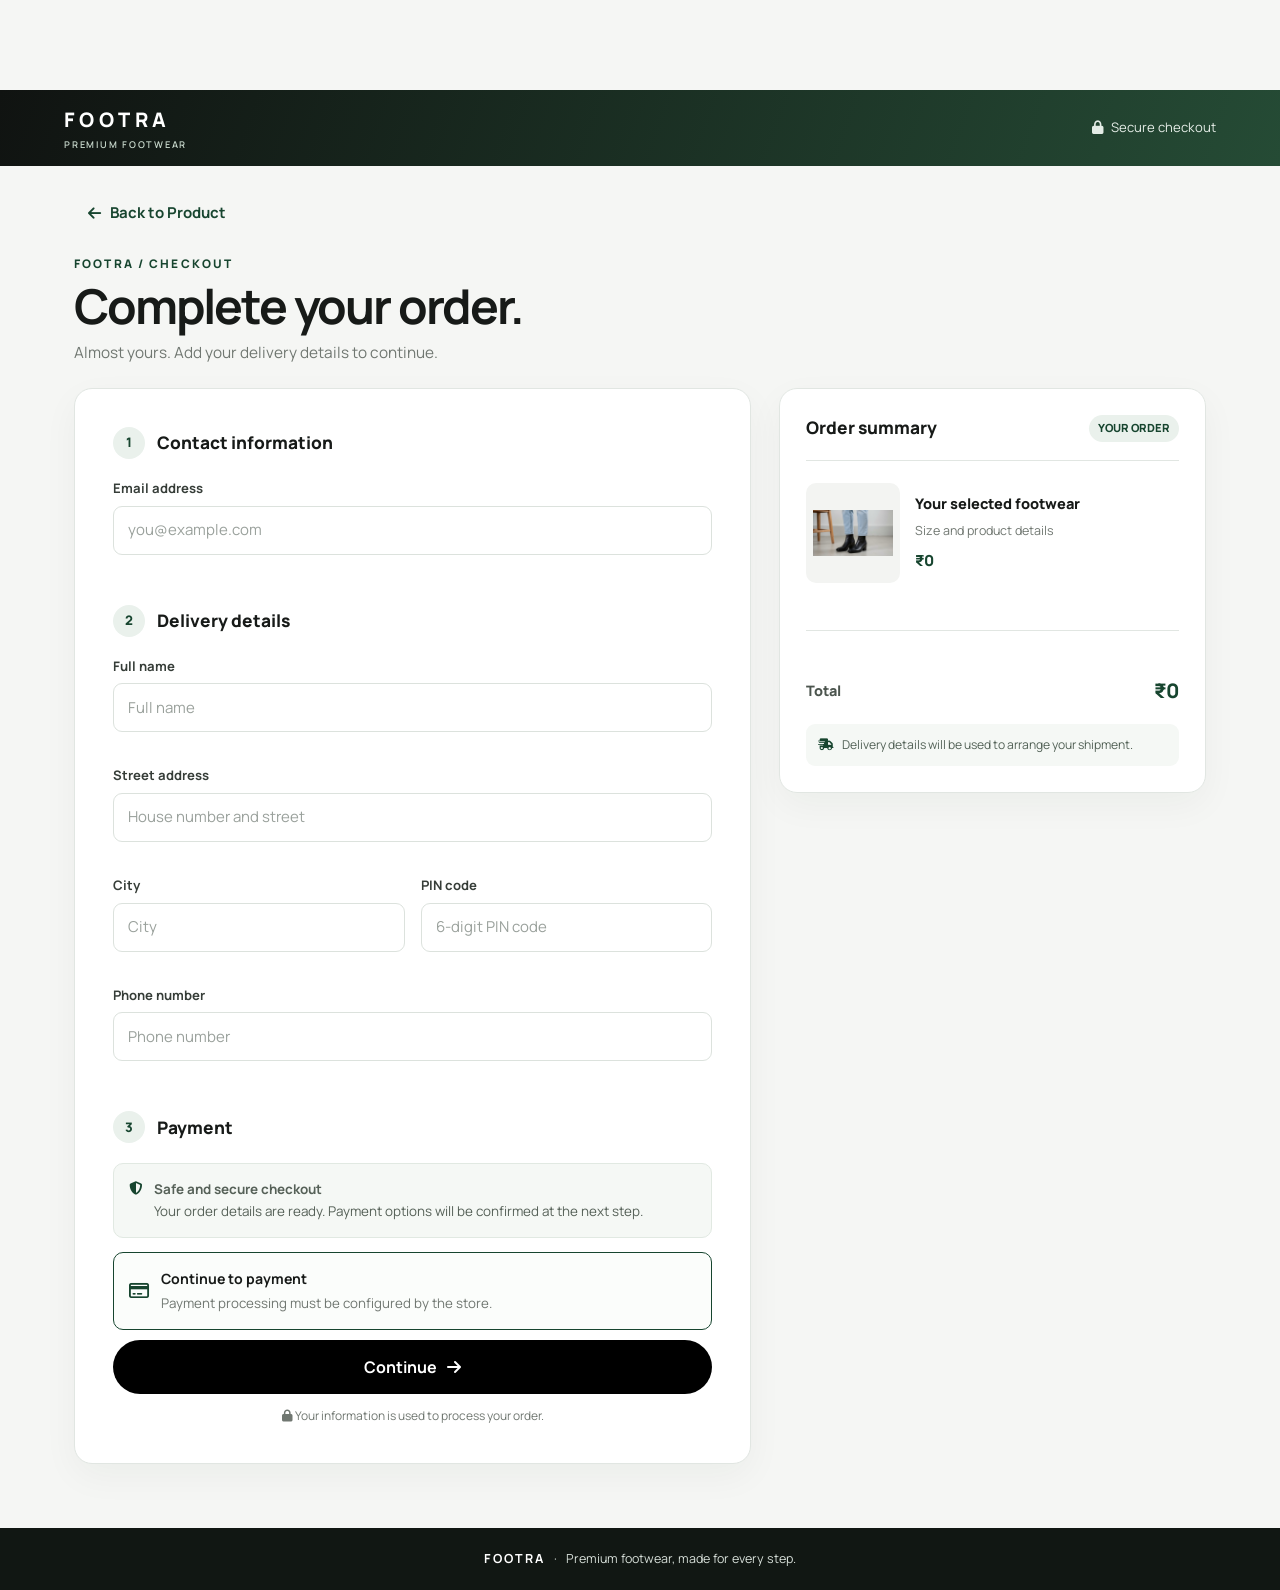
<file: checkout.html>
<!DOCTYPE html>
<html lang="en">
<head>
    <meta charset="UTF-8">
    <meta name="viewport" content="width=device-width, initial-scale=1.0">
    <meta name="theme-color" content="#173d2b">
    <title>Checkout | FOOTRA</title>
    <link rel="stylesheet" href="mystyle.css">
    <link rel="stylesheet" href="https://cdnjs.cloudflare.com/ajax/libs/font-awesome/6.5.1/css/all.min.css">
    <link href="https://fonts.googleapis.com/css2?family=Manrope:wght@400;500;600;700;800&display=swap" rel="stylesheet">

    <style>
        :root {
            --footra-green: #17452f;
            --footra-green-dark: #102f21;
            --footra-green-light: #eaf1ec;
            --footra-ink: #171a18;
            --footra-muted: #707771;
            --footra-border: #e1e6e2;
            --footra-bg: #f5f6f4;
            --footra-white: #fff;
        }

        * { box-sizing: border-box; }

        body {
            margin: 0;
            background: var(--footra-bg);
            color: var(--footra-ink);
            font-family: "Manrope", Arial, sans-serif;
            -webkit-font-smoothing: antialiased;
        }

        button, input { font: inherit; }

        .checkout-header {
            min-height: 76px;
            padding: 0 clamp(20px, 5vw, 76px);
            display: flex;
            align-items: center;
            justify-content: space-between;
            gap: 20px;
            background: linear-gradient(110deg, #101311, #254b35);
            color: #fff;
        }

        .checkout-brand {
            color: #fff;
            font-size: 1.25rem;
            font-weight: 800;
            letter-spacing: .22em;
            text-decoration: none;
        }

        .checkout-brand span {
            display: block;
            margin-top: 3px;
            color: #c7d7cb;
            font-size: .58rem;
            font-weight: 600;
            letter-spacing: .19em;
        }

        .secure-note {
            color: #e4ece6;
            font-size: .82rem;
            display: flex;
            align-items: center;
            gap: 8px;
        }

        .top-bar {
            max-width: 1180px;
            margin: 26px auto 0;
            padding: 0 24px;
        }

        .back-btn {
            display: inline-flex;
            align-items: center;
            gap: 9px;
            padding: 10px 0;
            color: var(--footra-green);
            background: transparent;
            border: 0;
            cursor: pointer;
            font-weight: 700;
            transition: opacity .2s ease;
        }

        .back-btn:hover { opacity: .72; }

        .checkout-intro {
            max-width: 1180px;
            margin: 20px auto 24px;
            padding: 0 24px;
        }

        .eyebrow {
            color: var(--footra-green);
            font-size: .74rem;
            font-weight: 800;
            letter-spacing: .18em;
            text-transform: uppercase;
        }

        .checkout-intro h1 {
            margin: 7px 0 8px;
            font-size: clamp(2rem, 4vw, 3rem);
            line-height: 1.12;
            letter-spacing: -.045em;
        }

        .checkout-intro p {
            margin: 0;
            color: var(--footra-muted);
            font-size: .96rem;
        }

        .checkout-container {
            width: min(1132px, calc(100% - 48px));
            margin: 0 auto 64px;
            display: grid;
            grid-template-columns: minmax(0, 1.35fr) minmax(300px, .85fr);
            gap: 28px;
            align-items: start;
        }

        .form-section, .summary-section {
            background: var(--footra-white);
            border: 1px solid var(--footra-border);
            border-radius: 18px;
            box-shadow: 0 12px 36px rgba(21, 43, 29, .045);
        }

        .form-section { padding: clamp(22px, 4vw, 38px); }

        .form-heading {
            display: flex;
            align-items: center;
            gap: 12px;
            margin: 0 0 20px;
        }

        .form-heading:not(:first-child) { margin-top: 32px; }

        .step-number {
            width: 32px;
            height: 32px;
            display: inline-grid;
            place-items: center;
            flex: 0 0 32px;
            border-radius: 50%;
            background: var(--footra-green-light);
            color: var(--footra-green);
            font-size: .82rem;
            font-weight: 800;
        }

        .form-heading h2 {
            margin: 0;
            font-size: 1.08rem;
            font-weight: 800;
        }

        .field-grid {
            display: grid;
            grid-template-columns: repeat(2, minmax(0, 1fr));
            gap: 16px;
        }

        .field { min-width: 0; }
        .field.full-width { grid-column: 1 / -1; }

        .field label {
            display: block;
            margin: 0 0 7px;
            color: #363d38;
            font-size: .82rem;
            font-weight: 700;
        }

        .field input {
            width: 100%;
            min-height: 49px;
            padding: 12px 14px;
            color: var(--footra-ink);
            background: #fff;
            border: 1px solid #dce2dd;
            border-radius: 9px;
            outline: none;
            transition: border-color .2s, box-shadow .2s;
        }

        .field input::placeholder { color: #9aa19c; }
        .field input:focus {
            border-color: var(--footra-green);
            box-shadow: 0 0 0 3px rgba(23, 69, 47, .1);
        }

        .payment-info {
            display: flex;
            align-items: flex-start;
            gap: 12px;
            padding: 15px;
            background: #f5f8f5;
            border: 1px solid #e1e9e2;
            border-radius: 10px;
            color: #566158;
            font-size: .84rem;
            line-height: 1.6;
        }

        .payment-info i {
            margin-top: 3px;
            color: var(--footra-green);
        }

        .payment-method {
            margin-top: 14px;
            padding: 15px;
            display: flex;
            align-items: center;
            gap: 12px;
            border: 1px solid var(--footra-green);
            border-radius: 10px;
            background: #fbfdfb;
        }

        .payment-method i { color: var(--footra-green); font-size: 1.1rem; }
        .payment-method strong { display: block; font-size: .88rem; }
        .payment-method small { color: var(--footra-muted); }

        .pay-btn {
            width: 100%;
            min-height: 54px;
            margin-top: 26px;
            display: flex;
            align-items: center;
            justify-content: center;
            gap: 10px;
            border: 0;
            border-radius: 10px;
            background: var(--footra-green);
            color: #fff;
            cursor: pointer;
            font-weight: 800;
            transition: background .2s, transform .2s;
        }

        .pay-btn:hover { background: var(--footra-green-dark); transform: translateY(-1px); }
        .pay-btn:focus-visible, .back-btn:focus-visible { outline: 3px solid #91b49d; outline-offset: 3px; }

        .form-footnote {
            margin: 13px 0 0;
            text-align: center;
            color: var(--footra-muted);
            font-size: .75rem;
        }

        .summary-section {
            padding: 26px;
            position: sticky;
            top: 24px;
        }

        .summary-title-row {
            display: flex;
            align-items: center;
            justify-content: space-between;
            gap: 10px;
            padding-bottom: 18px;
            border-bottom: 1px solid var(--footra-border);
        }

        .summary-title-row h2 {
            margin: 0;
            font-size: 1.08rem;
            font-weight: 800;
        }

        .summary-label {
            padding: 5px 9px;
            border-radius: 999px;
            background: var(--footra-green-light);
            color: var(--footra-green);
            font-size: .7rem;
            font-weight: 800;
        }

        .summary-product {
            display: grid;
            grid-template-columns: 94px minmax(0, 1fr);
            gap: 15px;
            padding: 22px 0;
            align-items: center;
        }

        #summaryImage {
            width: 94px;
            height: 100px;
            object-fit: contain;
            padding: 7px;
            background: #f3f4f2;
            border-radius: 10px;
        }

        .summary-details { min-width: 0; }
        #summaryName { margin: 0 0 7px; font-size: .91rem; font-weight: 800; overflow-wrap: anywhere; }
        #summarySize { margin: 0 0 7px; color: var(--footra-muted); font-size: .78rem; }
        .summary-price { color: var(--footra-green); font-size: .95rem; font-weight: 800; }

        .summary-divider { height: 1px; background: var(--footra-border); }

        .summary-total {
            display: flex;
            justify-content: space-between;
            align-items: center;
            gap: 12px;
            padding-top: 20px;
            font-weight: 800;
        }

        .summary-total span:first-child { color: #4c554e; font-size: .9rem; }
        #summaryTotal { color: var(--footra-green); font-size: 1.25rem; }

        .summary-shipping {
            margin-top: 18px;
            padding: 12px;
            display: flex;
            gap: 9px;
            align-items: center;
            border-radius: 9px;
            background: #f5f8f5;
            color: #536257;
            font-size: .76rem;
            line-height: 1.5;
        }

        .summary-shipping i { color: var(--footra-green); }

        .checkout-footer {
            padding: 22px 24px;
            text-align: center;
            color: #d7dfd9;
            background: #111713;
            font-size: .78rem;
        }

        .checkout-footer strong { color: #fff; letter-spacing: .15em; }

        @media (max-width: 760px) {
            .checkout-header { min-height: 68px; padding: 0 20px; }
            .secure-note { font-size: .72rem; }
            .checkout-container {
                grid-template-columns: 1fr;
                width: min(100% - 28px, 560px);
                gap: 18px;
            }
            .top-bar, .checkout-intro { padding: 0 16px; }
            .summary-section { position: static; grid-row: 1; }
            .form-section { grid-row: 2; }
            .summary-section { padding: 21px; }
        }

        @media (max-width: 460px) {
            .checkout-brand { font-size: 1.05rem; }
            .secure-note span { display: none; }
            .field-grid { grid-template-columns: 1fr; gap: 13px; }
            .field.full-width { grid-column: auto; }
            .form-section { padding: 22px 18px; }
            .checkout-intro { margin-top: 16px; }
        }
    </style>
</head>
<body>
    <header class="checkout-header">
        <a class="checkout-brand" href="index.html" aria-label="FOOTRA home">
            FOOTRA
            <span>PREMIUM FOOTWEAR</span>
        </a>
        <div class="secure-note">
            <i class="fa-solid fa-lock" aria-hidden="true"></i>
            <span>Secure checkout</span>
        </div>
    </header>

    <div class="top-bar">
        <button class="back-btn" type="button" onclick="goBackToProduct()">
            <i class="fa-solid fa-arrow-left" aria-hidden="true"></i>
            Back to Product
        </button>
    </div>

    <section class="checkout-intro">
        <div class="eyebrow">FOOTRA / Checkout</div>
        <h1>Complete your order.</h1>
        <p>Almost yours. Add your delivery details to continue.</p>
    </section>

    <main class="checkout-container">
        <form class="form-section" id="checkoutForm">
            <div class="form-heading">
                <span class="step-number">1</span>
                <h2>Contact information</h2>
            </div>

            <div class="field-grid">
                <div class="field full-width">
                    <label for="email">Email address</label>
                    <input type="email" id="email" name="email" placeholder="you@example.com"
                           autocomplete="email" required>
                </div>
            </div>

            <div class="form-heading">
                <span class="step-number">2</span>
                <h2>Delivery details</h2>
            </div>

            <div class="field-grid">
                <div class="field full-width">
                    <label for="fullname">Full name</label>
                    <input type="text" id="fullname" name="fullname" placeholder="Full name"
                           autocomplete="name" required>
                </div>
                <div class="field full-width">
                    <label for="address">Street address</label>
                    <input type="text" id="address" name="address" placeholder="House number and street"
                           autocomplete="street-address" required>
                </div>
                <div class="field">
                    <label for="city">City</label>
                    <input type="text" id="city" name="city" placeholder="City" autocomplete="address-level2" required>
                </div>
                <div class="field">
                    <label for="pincode">PIN code</label>
                    <input type="text" id="pincode" name="pincode" placeholder="6-digit PIN code"
                           inputmode="numeric" autocomplete="postal-code" pattern="[0-9]{6}" maxlength="6" required>
                </div>
                <div class="field full-width">
                    <label for="phone">Phone number</label>
                    <input type="tel" id="phone" name="phone" placeholder="Phone number"
                           inputmode="tel" autocomplete="tel" pattern="[0-9+() -]{10,15}" required>
                </div>
            </div>

            <div class="form-heading">
                <span class="step-number">3</span>
                <h2>Payment</h2>
            </div>

            <div class="payment-info">
                <i class="fa-solid fa-shield-halved" aria-hidden="true"></i>
                <div>
                    <strong>Safe and secure checkout</strong><br>
                    Your order details are ready. Payment options will be confirmed at the next step.
                </div>
            </div>

            <div class="payment-method">
                <i class="fa-regular fa-credit-card" aria-hidden="true"></i>
                <div>
                    <strong>Continue to payment</strong>
                    <small>Payment processing must be configured by the store.</small>
                </div>
            </div>

            <button class="pay-btn" type="submit">
                Continue <i class="fa-solid fa-arrow-right" aria-hidden="true"></i>
            </button>
            <p class="form-footnote"><i class="fa-solid fa-lock" aria-hidden="true"></i> Your information is used to process your order.</p>
        </form>

        <aside class="summary-section" aria-labelledby="summaryHeading">
            <div class="summary-title-row">
                <h2 id="summaryHeading">Order summary</h2>
                <span class="summary-label">YOUR ORDER</span>
            </div>

            <div class="summary-product">
                <img id="summaryImage" src="boots.png" alt="Selected footwear">
                <div class="summary-details">
                    <p id="summaryName">Your selected footwear</p>
                    <p id="summarySize">Size and product details</p>
                    <div class="summary-price" id="summaryPrice">₹0</div>
                </div>
            </div>

            <div class="summary-divider"></div>

            <div class="summary-total">
                <span>Total</span>
                <span id="summaryTotal">₹0</span>
            </div>

            <div class="summary-shipping">
                <i class="fa-solid fa-truck-fast" aria-hidden="true"></i>
                <span>Delivery details will be used to arrange your shipment.</span>
            </div>
        </aside>
    </main>

    <footer class="checkout-footer">
        <strong>FOOTRA</strong> &nbsp; · &nbsp; Premium footwear, made for every step.
    </footer>

    <script src="myscript.js"></script>
    <script>
        // Fallback navigation in case the main script does not define this function.
        if (typeof window.goBackToProduct !== "function") {
            window.goBackToProduct = function () {
                if (window.history.length > 1) window.history.back();
                else window.location.href = "index.html#shop";
            };
        }

        // Do not pretend to take payment: this static page has no payment gateway.
        document.getElementById("checkoutForm").addEventListener("submit", function (event) {
            event.preventDefault();
            if (!this.reportValidity()) return;
            alert("Your delivery details are valid. To accept payments, connect a payment gateway before launching checkout.");
        });
    </script>
</body>
</html>
</file>
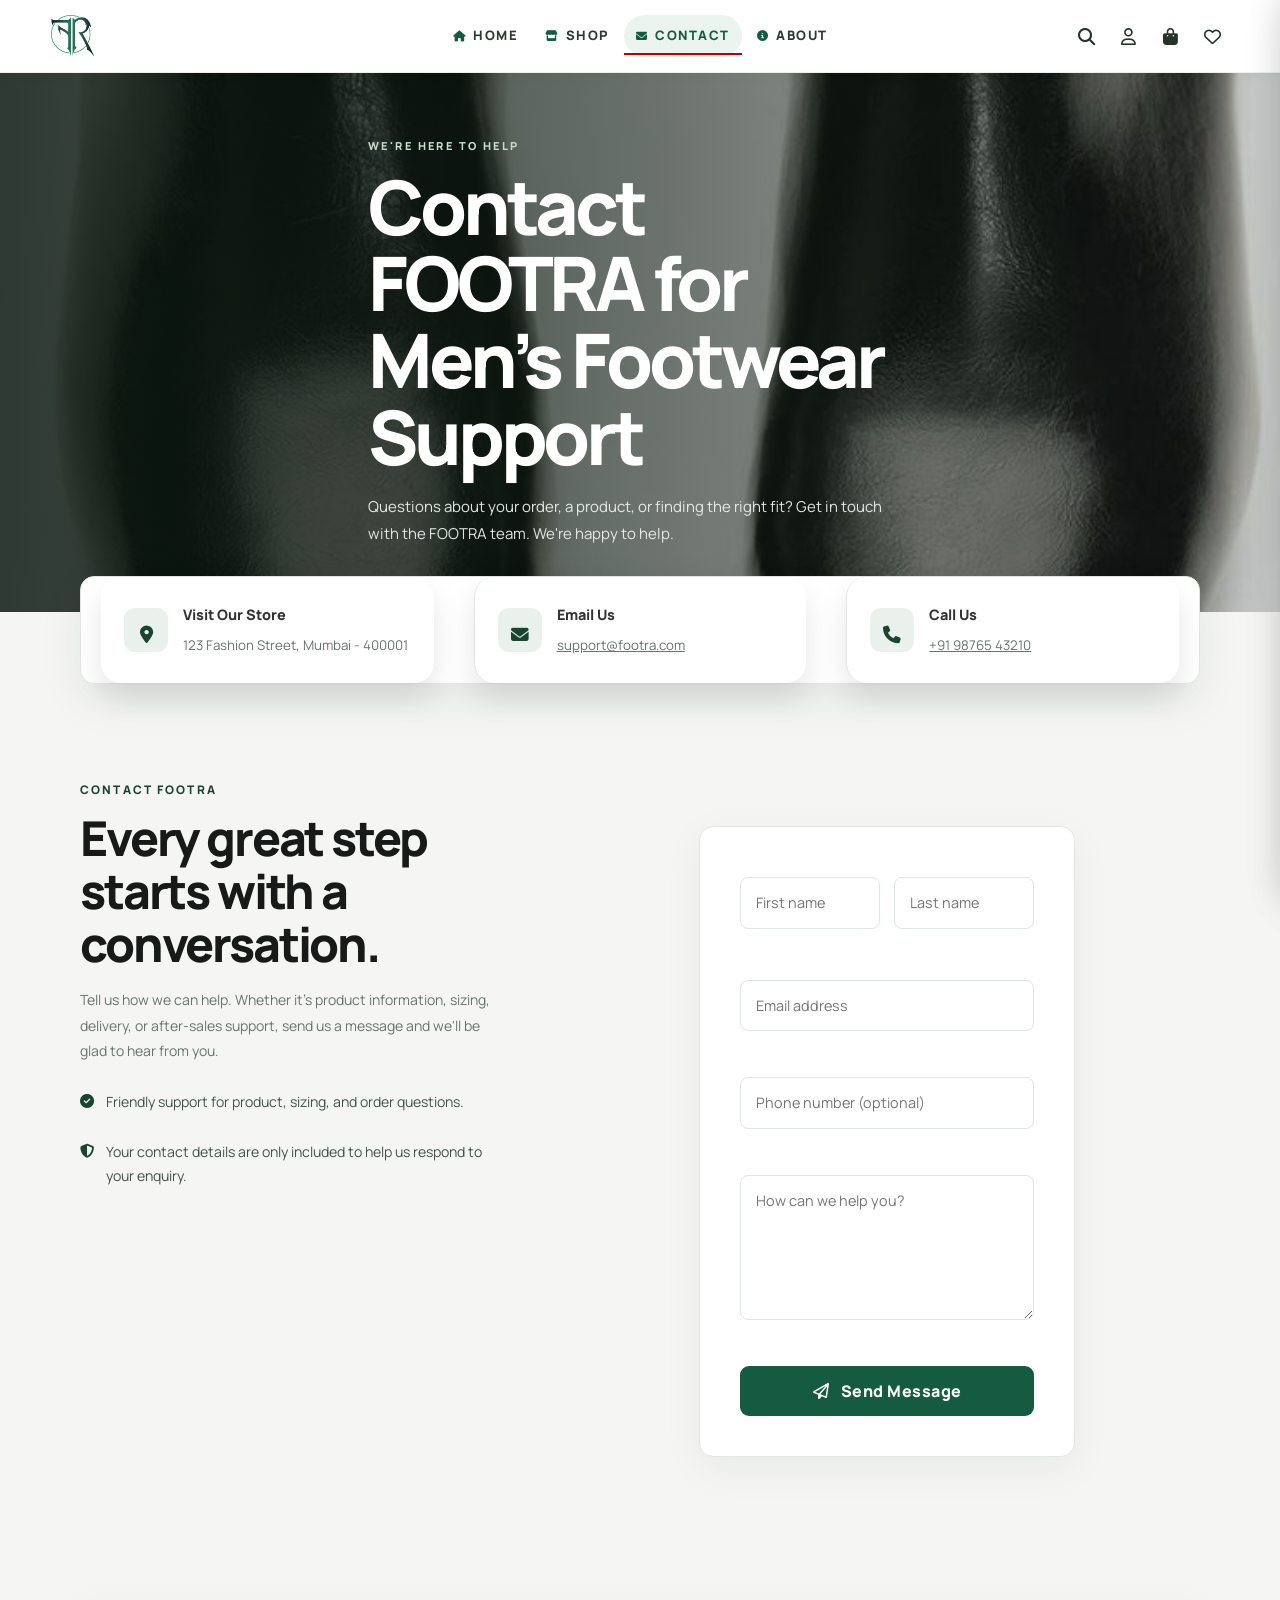
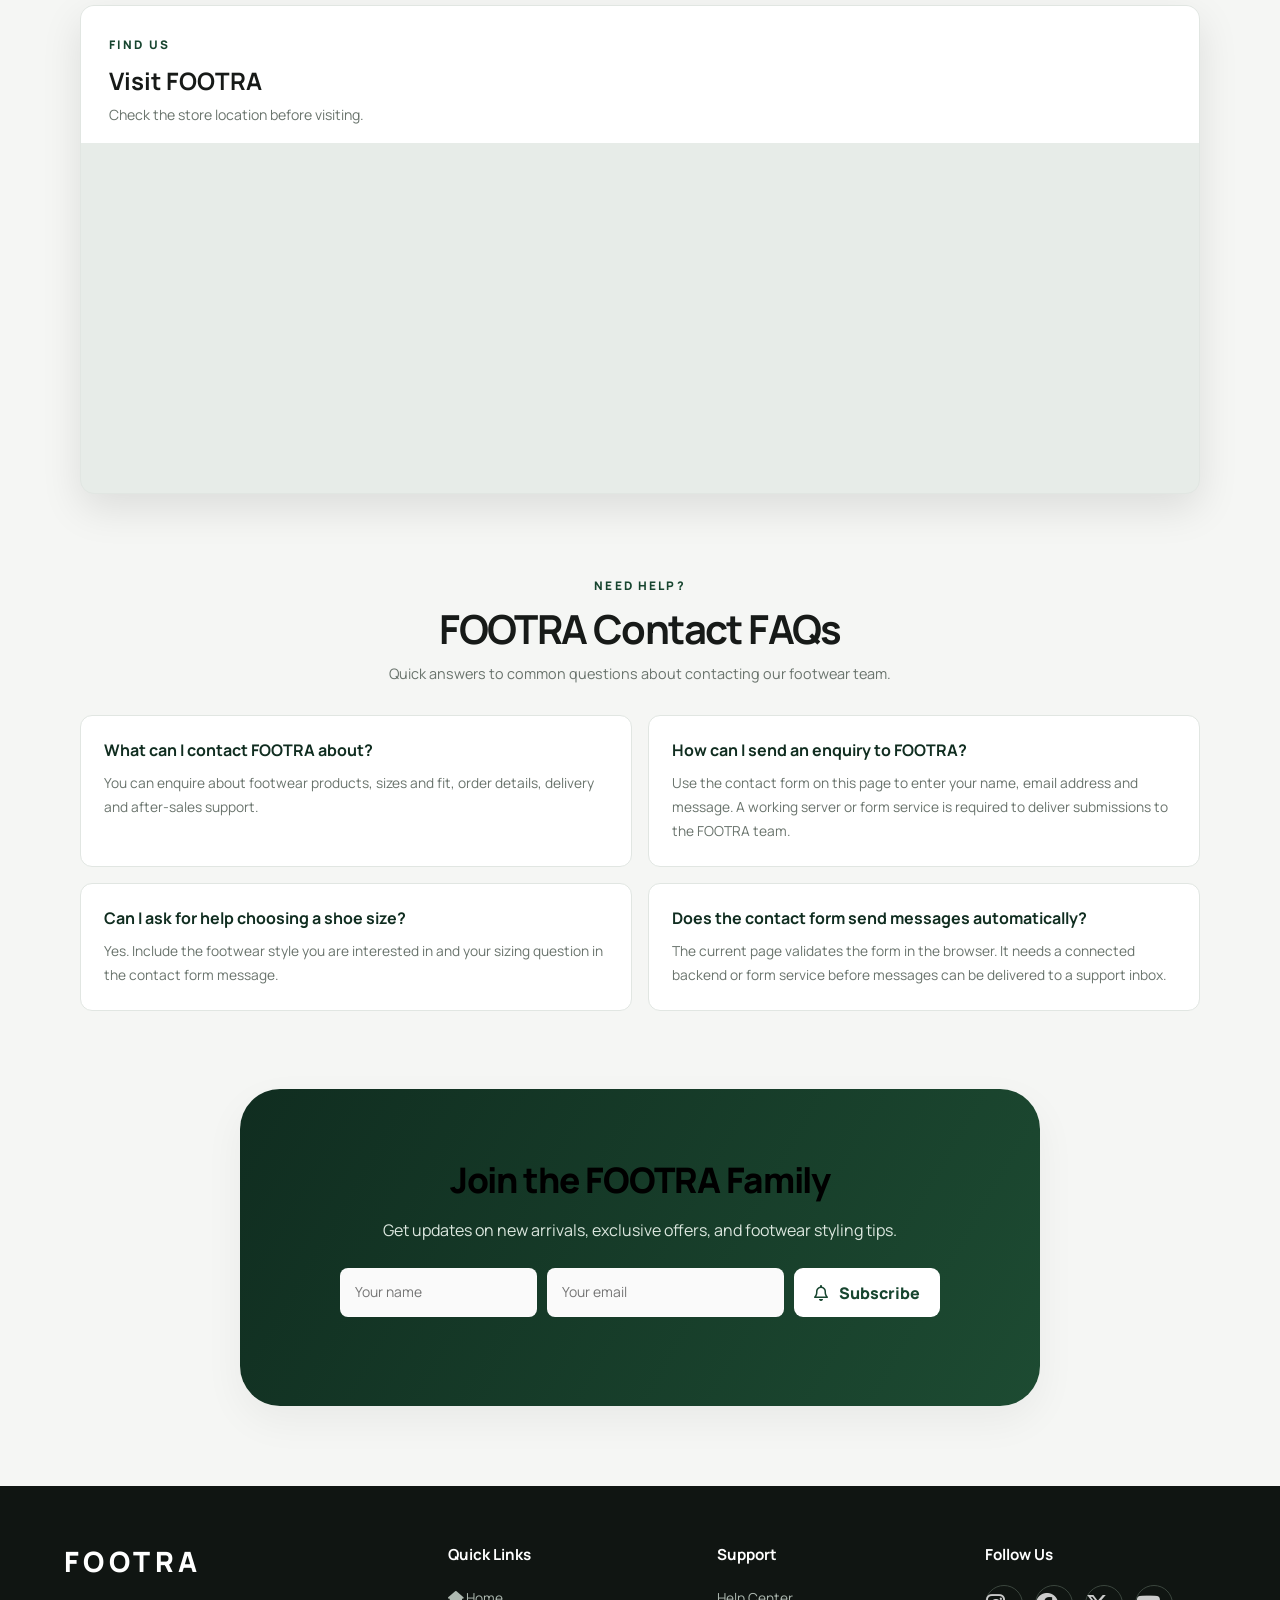
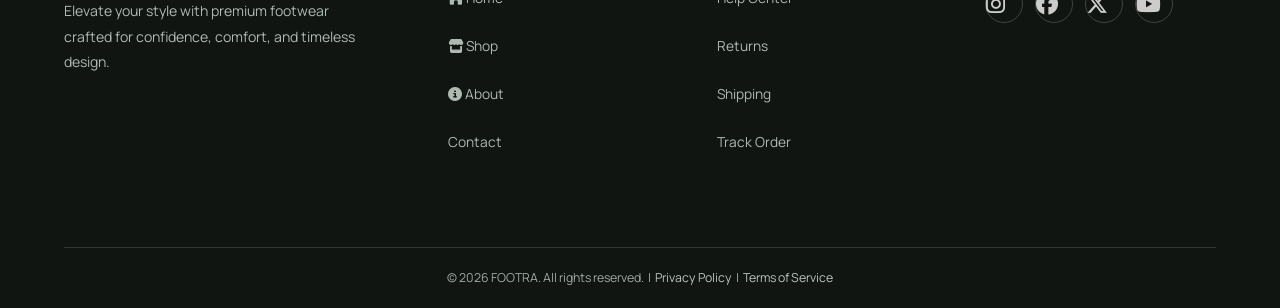
<file: contact.html>
<!DOCTYPE html>
<html lang="en-IN">
<head>
    <meta charset="UTF-8">
    <meta name="viewport" content="width=device-width, initial-scale=1.0">
    <meta name="theme-color" content="#173d2b">
    <meta name="description" content="Contact FOOTRA for questions about men’s boots, loafers, footwear sizing, orders and product information. Send an enquiry through the FOOTRA contact page.">
    <meta name="keywords" content="contact FOOTRA, FOOTRA customer support, men's footwear enquiries, boots and shoes India, footwear sizing help">
    <meta name="author" content="FOOTRA">
    <meta name="robots" content="index, follow, max-image-preview:large">
    <link rel="canonical" href="https://muhsin-ics.github.io/footra/contact.html">
    <meta property="og:type" content="website">
    <meta property="og:site_name" content="FOOTRA">
    <meta property="og:title" content="Contact FOOTRA | Customer Support for Men’s Footwear">
    <meta property="og:description" content="Get in touch with FOOTRA for product information, footwear sizing, order and delivery enquiries.">
    <meta property="og:url" content="https://muhsin-ics.github.io/footra/contact.html">
    <meta property="og:image" content="https://muhsin-ics.github.io/footra/contact.jpg">
    <meta name="twitter:card" content="summary_large_image">
    <meta name="twitter:title" content="Contact FOOTRA | Customer Support">
    <meta name="twitter:description" content="Questions about FOOTRA boots, loafers, sizing or orders? Send us an enquiry.">
    <meta name="twitter:image" content="https://muhsin-ics.github.io/footra/contact.jpg">
    <title>Contact FOOTRA | Customer Support for Men’s Footwear in India</title>

<script type="application/ld+json">
{
  "@context": "https://schema.org",
  "@graph": [
    {
      "@type": "Organization",
      "@id": "https://muhsin-ics.github.io/footra/#organization",
      "name": "FOOTRA",
      "url": "https://muhsin-ics.github.io/footra/",
      "logo": "https://muhsin-ics.github.io/footra/LOGO.png",
      "description": "FOOTRA is a men's footwear brand featuring boots and shoes with a focus on style, comfort and timeless design."
    },
    {
      "@type": "WebSite",
      "@id": "https://muhsin-ics.github.io/footra/#website",
      "url": "https://muhsin-ics.github.io/footra/",
      "name": "FOOTRA",
      "publisher": {"@id": "https://muhsin-ics.github.io/footra/#organization"}
    },
    {
      "@type": "ContactPage",
      "@id": "https://muhsin-ics.github.io/footra/contact.html#webpage",
      "url": "https://muhsin-ics.github.io/footra/contact.html",
      "name": "Contact FOOTRA",
      "description": "Contact FOOTRA for product information, footwear sizing, order and delivery enquiries.",
      "isPartOf": {"@id": "https://muhsin-ics.github.io/footra/#website"},
      "about": {"@id": "https://muhsin-ics.github.io/footra/#organization"},
      "breadcrumb": {"@id": "https://muhsin-ics.github.io/footra/contact.html#breadcrumb"}
    },
    {
      "@type": "BreadcrumbList",
      "@id": "https://muhsin-ics.github.io/footra/contact.html#breadcrumb",
      "itemListElement": [
        {"@type": "ListItem", "position": 1, "name": "Home", "item": "https://muhsin-ics.github.io/footra/"},
        {"@type": "ListItem", "position": 2, "name": "Contact", "item": "https://muhsin-ics.github.io/footra/contact.html"}
      ]
    }
  ]
}
</script>

    <link rel="stylesheet" href="https://cdnjs.cloudflare.com/ajax/libs/font-awesome/6.5.1/css/all.min.css">
    <link href="https://fonts.googleapis.com/css2?family=Manrope:wght@400;500;600;700;800&display=swap" rel="stylesheet">
    <link rel="stylesheet" href="mystyle.css">

    <style>
        :root {
            --footra-green: #17452f;
            --footra-green-dark: #102d20;
            --footra-green-light: #eaf1ec;
            --footra-ink: #171a18;
            --footra-muted: #69736c;
            --footra-border: #e1e6e2;
            --footra-bg: #f5f6f4;
            --footra-white: #fff;
        }

        * { box-sizing: border-box; }

        html { scroll-behavior: smooth; }

        body {
            margin: 0;
            padding: 0;
            color: var(--footra-ink);
            background: var(--footra-bg);
            font-family: "Manrope", Arial, sans-serif;
            -webkit-font-smoothing: antialiased;
        }

        a { color: inherit; }

        /* ================= PREMIUM NAVBAR ================= */

        header.navbar {
            position: sticky !important;
            top: 0 !important;
            z-index: 1200 !important;
            width: 100% !important;
            height: 73px !important;
            min-height: 73px !important;
            margin: 0 !important;
            padding: 0 clamp(22px, 4vw, 64px) !important;
            display: grid !important;
            grid-template-columns: minmax(90px, 1fr) auto minmax(170px, 1fr) !important;
            align-items: center !important;
            column-gap: 22px !important;
            background: #fff !important;
            color: #26332b !important;
            border: 0 !important;
            border-bottom: 1px solid #edf0ed !important;
            border-radius: 0 !important;
            box-shadow: 0 2px 12px rgba(20, 40, 30, .035) !important;
            overflow: visible !important;
        }

        .nav-logo {
            grid-column: 1;
            justify-self: start;
            display: flex;
            align-items: center;
            text-decoration: none;
        }

        header.navbar #logo {
            display: block !important;
            width: auto !important;
            height: 43px !important;
            max-height: 43px !important;
            max-width: 100px !important;
            margin: 0 !important;
            object-fit: contain !important;
        }

        header.navbar .menu {
            grid-column: 2;
            justify-self: center;
            display: flex !important;
            align-items: center !important;
            justify-content: center !important;
            gap: 3px !important;
            margin: 0 !important;
            padding: 0 !important;
            list-style: none !important;
            white-space: nowrap !important;
        }

        header.navbar .menu > li { position: relative; }

        header.navbar .menu > li > a {
            display: inline-flex !important;
            align-items: center !important;
            justify-content: center !important;
            gap: 7px !important;
            min-height: 42px !important;
            padding: 0 12px !important;
            margin: 0 !important;
            border: 0 !important;
            border-radius: 24px !important;
            background: transparent !important;
            color: #303832 !important;
            font-size: 13px !important;
            font-weight: 800 !important;
            text-decoration: none !important;
            white-space: nowrap !important;
            transition: background .2s, color .2s !important;
        }

        header.navbar .menu > li > a > i {
            color: #155b42 !important;
            font-size: 11px !important;
        }

        header.navbar .menu > li > a:hover,
        header.navbar .menu > li > a.active {
            color: #155b42 !important;
            background: #eaf3ee !important;
        }

        header.navbar .categories-dropdown {
            position: absolute;
            top: calc(100% + 7px);
            left: 0;
            z-index: 3000;
            display: none;
            min-width: 200px;
            padding: 8px;
            background: #fff;
            border: 1px solid #e5ebe6;
            border-radius: 12px;
            box-shadow: 0 14px 35px rgba(15,40,25,.12);
        }

        header.navbar .nav-categories:hover .categories-dropdown,
        header.navbar .nav-categories:focus-within .categories-dropdown {
            display: grid;
        }

        header.navbar .categories-dropdown a {
            display: block;
            padding: 11px 12px;
            color: #303832;
            font-size: 12px;
            text-decoration: none;
            border-radius: 6px;
        }

        header.navbar .categories-dropdown a:hover {
            color: #155b42;
            background: #eaf3ee;
        }

        .nav-right {
            grid-column: 3;
            justify-self: end;
            display: flex;
            align-items: center;
            justify-content: flex-end;
            gap: 10px;
            color: #26332b;
        }

        .nav-right > i,
        .user-dropdown > i {
            position: relative;
            display: inline-flex;
            align-items: center;
            justify-content: center;
            flex: 0 0 32px;
            width: 32px;
            height: 36px;
            border-radius: 50%;
            color: #26332b;
            font-size: 17px;
            cursor: pointer;
            transition: color .2s, background .2s;
        }

        .nav-right > i:hover,
        .user-dropdown > i:hover {
            color: #155b42;
            background: #eaf3ee;
        }

        .user-dropdown { position: relative; }

        .user-menu {
            display: none;
            position: absolute;
            top: calc(100% + 10px);
            right: 0;
            z-index: 3100;
            min-width: 175px;
            padding: 8px;
            background: #fff;
            border: 1px solid #e5ebe6;
            border-radius: 12px;
            box-shadow: 0 14px 35px rgba(15,40,25,.12);
        }

        .user-menu.show { display: grid; }

        .user-menu a {
            padding: 11px 12px;
            color: #303832;
            font-size: 13px;
            text-decoration: none;
            border-radius: 7px;
        }

        .user-menu a:hover {
            color: #155b42;
            background: #eaf3ee;
        }

        .menu-toggle { display: none !important; }

        /* ================= SEARCH BAR ================= */

        .search-bar {
            display: none;
            align-items: center;
            gap: 10px;
            width: 100%;
            padding: 15px 5%;
            background: #fff;
            border-bottom: 1px solid var(--footra-border);
            box-shadow: 0 8px 20px rgba(20,40,30,.035);
        }

        .search-bar.active { display: flex; }

        .search-form {
            display: flex;
            align-items: center;
            gap: 10px;
            width: min(760px, 100%);
            margin: 0 auto;
        }

        .search-form input {
            flex: 1;
            min-width: 0;
            height: 50px;
            padding: 0 16px;
            color: var(--footra-ink);
            background: #fff;
            border: 1px solid #155b42;
            border-radius: 12px;
            outline: none;
            font: inherit;
            font-size: 14px;
            transition: box-shadow .2s;
        }

        .search-form input:focus {
            box-shadow: 0 0 0 3px rgba(21,91,66,.10);
        }

        .search-submit,
        .close-search {
            display: inline-flex;
            align-items: center;
            justify-content: center;
            flex: 0 0 44px;
            width: 44px;
            height: 44px;
            padding: 0;
            border: 0;
            border-radius: 50%;
            cursor: pointer;
            transition: background .2s, color .2s, transform .2s;
        }

        .search-submit {
            color: #fff;
            background: #155b42;
            font-size: 17px;
        }

        .search-submit:hover {
            background: #103e2d;
            transform: scale(1.04);
        }

        .close-search {
            color: #657168;
            background: #f0f3f0;
            font-size: 20px;
        }

        .close-search:hover {
            color: #155b42;
            background: #e3eee6;
        }

        /* ================= MOBILE DRAWER ================= */

        .mobile-menu-overlay {
            position: fixed;
            inset: 0;
            z-index: 3990;
            background: rgba(9,20,14,.48);
            opacity: 0;
            visibility: hidden;
            transition: opacity .25s, visibility .25s;
        }

        .mobile-menu-overlay.active {
            opacity: 1;
            visibility: visible;
        }

        .mobile-drawer {
            position: fixed;
            top: 0;
            right: 0;
            bottom: 0;
            z-index: 4000;
            width: min(340px, 88vw);
            padding: 24px 22px;
            display: flex;
            flex-direction: column;
            background: #fff;
            box-shadow: -18px 0 45px rgba(0,0,0,.16);
            transform: translateX(105%);
            transition: transform .28s;
            overflow-y: auto;
        }

        .mobile-drawer.open { transform: translateX(0); }

        .mobile-drawer-header {
            display: flex;
            align-items: center;
            justify-content: space-between;
            gap: 16px;
            padding-bottom: 20px;
            border-bottom: 1px solid #e1e8e2;
        }

        .mobile-drawer-title {
            margin: 0;
            color: #17452f;
            font-size: 22px;
            font-weight: 800;
            letter-spacing: .08em;
        }

        .mobile-drawer-close {
            display: grid;
            place-items: center;
            width: 40px;
            height: 40px;
            border: 0;
            border-radius: 50%;
            color: #17452f;
            background: #eaf3ee;
            font-size: 17px;
            cursor: pointer;
        }

        .mobile-drawer-links {
            display: grid;
            gap: 4px;
            padding: 18px 0;
            border-bottom: 1px solid #e1e8e2;
        }

        .mobile-drawer-links a,
        .mobile-category-toggle {
            display: flex;
            align-items: center;
            gap: 14px;
            width: 100%;
            min-height: 46px;
            padding: 12px;
            border: 0;
            border-radius: 10px;
            color: #303832;
            background: transparent;
            text-align: left;
            text-decoration: none;
            font: 600 14px "Manrope", Arial, sans-serif;
            cursor: pointer;
        }

        .mobile-drawer-links a > i,
        .mobile-category-toggle > i:first-child {
            width: 18px;
            color: #176044;
            text-align: center;
        }

        .mobile-drawer-links a.active,
        .mobile-drawer-links a:hover,
        .mobile-category-toggle:hover {
            color: #155b42;
            background: #eaf3ee;
        }

        .category-chevron {
            margin-left: auto;
            transition: transform .2s;
        }

        .mobile-category-group.open .category-chevron {
            transform: rotate(180deg);
        }

        .mobile-category-submenu {
            display: none;
            padding: 3px 0 5px 27px;
        }

        .mobile-category-group.open .mobile-category-submenu {
            display: grid;
        }

        .mobile-category-submenu a {
            min-height: 39px;
            padding: 10px 12px;
            font-size: 13px;
        }

        .mobile-drawer-auth {
            display: grid;
            grid-template-columns: 1fr 1fr;
            gap: 10px;
            padding-top: 20px;
        }

        .mobile-drawer-auth button {
            min-height: 42px;
            display: flex;
            align-items: center;
            justify-content: center;
            gap: 8px;
            border: 1px solid #d7e5db;
            border-radius: 10px;
            color: #155b42;
            background: #fff;
            font: 800 12px "Manrope", Arial, sans-serif;
            cursor: pointer;
        }

        .mobile-drawer-auth button:hover { background: #eaf3ee; }

        body.mobile-drawer-open { overflow: hidden; }

        /* ================= CART AND WISHLIST ================= */

        .cart-overlay {
            display: none;
            position: fixed;
            inset: 0;
            z-index: 1990;
            background: rgba(10,16,12,.55);
        }

        .cart-overlay.active,
        .cart-overlay.show { display: block; }

        .cart-drawer,
        .wishlist-drawer {
            position: fixed;
            z-index: 2000;
            top: 0;
            right: 0;
            width: min(420px, 92vw);
            height: 100dvh;
            overflow-y: auto;
            background: #fff;
            box-shadow: -15px 0 40px #0002;
            transform: translateX(105%);
            transition: transform .28s;
        }

        .cart-drawer.open,
        .wishlist-drawer.open,
        .cart-drawer.active,
        .wishlist-drawer.active {
            transform: translateX(0);
        }

        .cart-header,
        .wishlist-header {
            display: flex;
            justify-content: space-between;
            align-items: center;
            gap: 15px;
            padding: 22px;
            color: #fff;
            background: var(--footra-green);
        }

        .cart-header h3,
        .wishlist-header h3 { margin: 0; }

        .close-cart {
            cursor: pointer;
            font-size: 1.3rem;
        }

        .cart-body,
        #wishlistItems { padding: 22px; }

        .cart-footer {
            padding: 20px 22px;
            border-top: 1px solid var(--footra-border);
        }

        .cart-footer h3 { margin-top: 0; }

        .checkout-btn {
            width: 100%;
            padding: 12px 20px;
            color: #fff;
            background: #155b42;
            border: 0;
            border-radius: 9px;
            font-weight: 800;
            cursor: pointer;
        }

        .checkout-btn:hover { background: #103e2d; }

        /* ================= CONTACT HERO ================= */

        .contact-hero {
            position: relative;
            min-height: clamp(330px, 37vw, 450px);
            display: flex;
            align-items: center;
            overflow: hidden;
            background: #14251a;
            isolation: isolate;
        }

        .contact-hero > img {
            position: absolute;
            inset: 0;
            z-index: -2;
            width: 100%;
            height: 100%;
            object-fit: cover;
            object-position: center 52%;
        }

        .contact-hero::after {
            content: "";
            position: absolute;
            inset: 0;
            z-index: -1;
            background: linear-gradient(
                90deg,
                rgba(9,22,14,.84),
                rgba(9,22,14,.56) 52%,
                rgba(9,22,14,.16)
            );
        }

        .hero-text {
            width: min(1180px, 100%);
            margin: 0 auto;
            padding: 65px 28px;
            color: #fff;
        }

        .hero-kicker {
            display: block;
            margin-bottom: 14px;
            color: #c8ddce;
            font-size: 11px;
            font-weight: 800;
            letter-spacing: .22em;
            text-transform: uppercase;
        }

        .hero-text h1 {
            max-width: 650px;
            margin: 0 0 18px;
            font-size: clamp(2.5rem, 6vw, 4.7rem);
            line-height: 1.02;
            font-weight: 800;
            letter-spacing: -.055em;
        }

        .hero-text p {
            max-width: 550px;
            margin: 0;
            color: #edf1ed;
            font-size: 15px;
            line-height: 1.8;
        }

        /* ================= CONTACT INFORMATION ================= */

        .contact-info {
            position: relative;
            z-index: 2;
            display: grid;
            grid-template-columns: repeat(3, minmax(0,1fr));
            width: min(1120px, calc(100% - 40px));
            margin: -36px auto 0;
            background: #fff;
            border: 1px solid var(--footra-border);
            border-radius: 14px;
            box-shadow: 0 16px 45px rgba(18,45,27,.075);
        }

        .info-box {
            display: flex;
            align-items: center;
            gap: 15px;
            min-width: 0;
            padding: 27px 23px;
            transition: background .2s;
        }

        .info-box:hover { background: #fbfcfb; }

        .info-box + .info-box {
            border-left: 1px solid var(--footra-border);
        }

        .info-box > i {
            flex: 0 0 44px;
            width: 44px;
            height: 44px;
            display: grid;
            place-items: center;
            border-radius: 11px;
            color: var(--footra-green);
            background: var(--footra-green-light);
            font-size: 1.1rem;
        }

        .info-box p {
            margin: 0 0 6px;
            font-size: .9rem;
            font-weight: 800;
        }

        .info-box small {
            color: var(--footra-muted);
            line-height: 1.6;
            overflow-wrap: anywhere;
        }

        /* ================= CONTACT FORM SECTION ================= */

        .contact-main {
            display: grid;
            grid-template-columns: .8fr 1.2fr;
            align-items: start;
            gap: clamp(32px, 6vw, 80px);
            width: min(1120px, calc(100% - 40px));
            margin: 82px auto 88px;
        }

        .contact-copy { padding-top: 10px; }

        .section-kicker {
            color: var(--footra-green);
            font-size: .74rem;
            font-weight: 800;
            letter-spacing: .18em;
            text-transform: uppercase;
        }

        .contact-copy h2 {
            margin: 12px 0 16px;
            font-size: clamp(2rem, 4vw, 3rem);
            font-weight: 800;
            line-height: 1.1;
            letter-spacing: -.045em;
        }

        .contact-copy > p {
            color: var(--footra-muted);
            font-size: 14px;
            line-height: 1.85;
        }

        .contact-promise {
            display: flex;
            align-items: flex-start;
            gap: 12px;
            margin-top: 26px;
            color: #455249;
            font-size: .88rem;
            line-height: 1.7;
        }

        .contact-promise i {
            margin-top: 4px;
            color: var(--footra-green);
        }

        .contact-form {
            padding: clamp(24px, 4vw, 40px);
            background: #fff;
            border: 1px solid var(--footra-border);
            border-radius: 14px;
            box-shadow: 0 12px 40px rgba(21,43,29,.055);
        }

        .contact-form form { display: grid; gap: 16px; }

        .form-row {
            display: grid;
            grid-template-columns: repeat(2, minmax(0,1fr));
            gap: 14px;
        }

        .contact-form input,
        .contact-form textarea {
            width: 100%;
            min-width: 0;
            padding: 14px 15px;
            color: var(--footra-ink);
            background: #fff;
            border: 1px solid #e0e6e1;
            border-radius: 8px;
            outline: none;
            font: inherit;
            font-size: .9rem;
            transition: border-color .2s, box-shadow .2s;
        }

        .contact-form input:focus,
        .contact-form textarea:focus {
            border-color: #155b42;
            box-shadow: 0 0 0 3px rgba(21,91,66,.09);
        }

        .contact-form textarea {
            resize: vertical;
            min-height: 145px;
        }

        .contact-form button {
            min-height: 50px;
            padding: 13px 20px;
            color: #fff;
            background: #155b42;
            border: 0;
            border-radius: 9px;
            font: inherit;
            font-weight: 800;
            cursor: pointer;
            transition: background .2s, transform .2s;
        }

        .contact-form button:hover {
            background: #103e2d;
            transform: translateY(-1px);
        }

        .success-message {
            display: none;
            margin-bottom: 18px;
            padding: 13px 15px;
            color: #17452f;
            background: var(--footra-green-light);
            border: 1px solid #cfe0d3;
            border-radius: 9px;
            font-size: .88rem;
            line-height: 1.6;
        }

        .success-message.show { display: block; }

        /* ================= MAP ================= */

        .map-section {
            width: min(1120px, calc(100% - 40px));
            margin: 0 auto 78px;
            overflow: hidden;
            background: #e7ece8;
            border: 1px solid var(--footra-border);
            border-radius: 14px;
        }

        .map-heading {
            padding: 25px 28px 18px;
            background: #fff;
        }

        .map-heading h2 {
            margin: 8px 0 5px;
            font-size: 1.5rem;
        }

        .map-heading p {
            margin: 0;
            color: var(--footra-muted);
            font-size: .88rem;
        }

        .map-section iframe {
            display: block;
            width: 100%;
            height: 350px;
            border: 0;
        }


        /* ================= CONTACT FAQ / ANSWER CONTENT ================= */
        .contact-faq {
            width: min(1120px, calc(100% - 40px));
            margin: 0 auto 78px;
        }
        .contact-faq-heading {
            max-width: 680px;
            margin: 0 auto 28px;
            text-align: center;
        }
        .contact-faq-heading h2 {
            margin: 10px 0;
            font-size: clamp(1.8rem, 4vw, 2.5rem);
            line-height: 1.15;
            letter-spacing: -.04em;
        }
        .contact-faq-heading p {
            color: var(--footra-muted);
            font-size: .9rem;
            line-height: 1.7;
        }
        .contact-faq-grid {
            display: grid;
            grid-template-columns: repeat(2, minmax(0, 1fr));
            gap: 16px;
        }
        .contact-faq-item {
            padding: 23px;
            background: #fff;
            border: 1px solid var(--footra-border);
            border-radius: 12px;
        }
        .contact-faq-item h3 {
            margin: 0 0 9px;
            color: var(--footra-green-dark);
            font-size: 1rem;
            line-height: 1.45;
        }
        .contact-faq-item p {
            margin: 0;
            color: var(--footra-muted);
            font-size: .86rem;
            line-height: 1.75;
        }

        /* ================= NEWSLETTER ================= */

        .newsletter {
            padding: 65px 24px;
            text-align: center;
            color: #fff;
            background: linear-gradient(120deg, #102d20, #1d4b32);
        }

        .newsletter h3 {
            margin: 0 0 10px;
            font-size: clamp(1.6rem,3vw,2.2rem);
            font-weight: 800;
            letter-spacing: -.03em;
        }

        .newsletter > p {
            margin: 0 auto 24px;
            color: #dce7df;
            line-height: 1.7;
        }

        .newsletter-form {
            display: grid;
            grid-template-columns: 1fr 1.2fr auto;
            gap: 10px;
            width: min(700px,100%);
            margin: 0 auto;
        }

        .newsletter-form input {
            min-width: 0;
            padding: 13px 14px;
            border: 1px solid rgba(255,255,255,.22);
            border-radius: 8px;
            outline: none;
            font: inherit;
            font-size: .87rem;
        }

        .newsletter-form input:focus {
            border-color: #fff;
            box-shadow: 0 0 0 3px rgba(255,255,255,.12);
        }

        .newsletter-form button {
            padding: 12px 20px;
            color: var(--footra-green);
            background: #fff;
            border: 0;
            border-radius: 9px;
            font-weight: 800;
            white-space: nowrap;
            cursor: pointer;
        }

        .newsletter-form button:hover { background: #eaf1ec; }

        /* ================= FOOTER ================= */

        .footer {
            padding: 54px clamp(20px,5vw,76px) 0;
            color: #e9eeea;
            background: #101512;
        }

        .footer-container {
            display: grid;
            grid-template-columns: 1.5fr 1fr 1fr 1fr;
            gap: 38px;
            width: min(1180px,100%);
            margin: 0 auto;
            padding-bottom: 42px;
        }

        .footer-logo {
            margin: 0 0 16px;
            color: #fff;
            font-weight: 800;
            letter-spacing: .16em;
        }

        .footer-text {
            max-width: 300px;
            color: #aeb9b1;
            font-size: .88rem;
            line-height: 1.8;
        }

        .footer-col h3 {
            margin: 4px 0 18px;
            color: #fff;
            font-size: .95rem;
        }

        .footer-col ul {
            display: grid;
            gap: 12px;
            margin: 0;
            padding: 0;
            list-style: none;
        }

        .footer-col a {
            color: #aeb9b1;
            font-size: .86rem;
            text-decoration: none;
        }

        .footer-col a:hover { color: #d0e2d5; }

        .footer-social {
            display: flex;
            gap: 12px;
            flex-wrap: wrap;
        }

        .footer-social a {
            display: grid;
            place-items: center;
            width: 38px;
            height: 38px;
            border: 1px solid #3b463e;
            border-radius: 50%;
            color: #e9eeea;
            transition: background .2s;
        }

        .footer-social a:hover {
            background: #155b42;
            border-color: #155b42;
        }

        .footer-bottom {
            padding: 19px 0;
            border-top: 1px solid #303832;
            text-align: center;
            color: #9eaaa1;
            font-size: .77rem;
            line-height: 1.8;
        }

        .footer-bottom a {
            color: #b9c5bc;
            text-decoration: none;
        }

        /* ================= AUTH MODAL ================= */

        #authModal {
            z-index: 5000;
        }

        #authModal .auth-card {
            position: relative;
            width: min(400px,calc(100% - 32px));
            padding: 36px 28px;
            background: #fff;
            border-radius: 18px;
            text-align: center;
        }

        #authModal input {
            width: 100%;
            margin-bottom: 13px;
            padding: 12px;
            border: 1px solid var(--footra-border);
            border-radius: 8px;
            font: inherit;
        }

        #authModal button[type="submit"] {
            width: 100%;
            padding: 13px;
            color: #fff;
            background: var(--footra-green);
            border: 0;
            border-radius: 8px;
            font-weight: 800;
            cursor: pointer;
        }

        #authModal .auth-close {
            position: absolute;
            top: 12px;
            right: 12px;
            display: grid;
            place-items: center;
            width: 34px;
            height: 34px;
            border-radius: 50%;
            background: #eef1ee;
            cursor: pointer;
        }

        /* ================= RESPONSIVE ================= */

        @media (max-width: 1050px) and (min-width: 761px) {
            header.navbar {
                padding: 0 2.5% !important;
                column-gap: 10px !important;
                grid-template-columns: minmax(70px,1fr) auto minmax(130px,1fr) !important;
            }

            header.navbar .menu { gap: 0 !important; }

            header.navbar .menu > li > a {
                padding: 0 8px !important;
                font-size: 12px !important;
                gap: 5px !important;
            }

            .nav-right { gap: 4px; }

            .nav-right > i,
            .user-dropdown > i {
                flex-basis: 29px;
                width: 29px;
            }
        }

        @media (max-width: 900px) {
            .info-box { padding: 19px 15px; gap: 10px; }

            .info-box > i {
                flex-basis: 38px;
                width: 38px;
                height: 38px;
            }

            .contact-main { gap: 30px; }

            .footer-container {
                grid-template-columns: repeat(2,minmax(0,1fr));
            }
        }

        @media (max-width: 760px) {
            .contact-faq-grid { grid-template-columns: 1fr; }
            header.navbar {
                height: 70px !important;
                min-height: 70px !important;
                padding: 0 16px !important;
                grid-template-columns: minmax(70px,1fr) auto !important;
                column-gap: 8px !important;
            }

            header.navbar #logo {
                height: 40px !important;
                max-height: 40px !important;
                max-width: 88px !important;
            }

            header.navbar .menu { display: none !important; }

            header.navbar .nav-right {
                grid-column: 2;
                gap: 3px !important;
            }

            header.navbar .nav-right > i,
            header.navbar .user-dropdown > i {
                flex-basis: 30px !important;
                width: 30px !important;
                height: 34px !important;
                font-size: 15px !important;
            }

            header.navbar .menu-toggle { display: inline-flex !important; }

            .contact-hero { min-height: 340px; }

            .hero-text { padding: 45px 23px 55px; }

            .contact-info {
                grid-template-columns: 1fr;
                width: calc(100% - 28px);
                margin-top: -24px;
            }

            .info-box { padding: 17px 20px; }

            .info-box + .info-box {
                border-left: 0;
                border-top: 1px solid var(--footra-border);
            }

            .contact-main {
                grid-template-columns: 1fr;
                width: calc(100% - 28px);
                margin: 55px auto 58px;
            }

            .contact-copy h2 { max-width: 460px; }

            .map-section {
                width: calc(100% - 28px);
                margin-bottom: 55px;
            }

            .map-section iframe { height: 290px; }

            .newsletter-form { grid-template-columns: 1fr; }

            .newsletter-form button { min-height: 46px; }

            .footer-container { gap: 30px 22px; }
        }

        @media (max-width: 420px) {
            header.navbar { padding: 0 9px !important; }

            header.navbar .nav-right { gap: 0 !important; }

            header.navbar .nav-right > i,
            header.navbar .user-dropdown > i {
                flex-basis: 27px !important;
                width: 27px !important;
                font-size: 14px !important;
            }

            .search-bar { padding: 12px 10px; }

            .search-form { gap: 6px; }

            .search-form input {
                height: 46px;
                padding: 0 10px;
                font-size: 12px;
            }

            .search-submit,
            .close-search {
                flex-basis: 38px;
                width: 38px;
                height: 38px;
            }

            .form-row { grid-template-columns: 1fr; }

            .footer-container { grid-template-columns: 1fr; }
        }

        @media (min-width: 761px) {
            .mobile-drawer,
            .mobile-menu-overlay { display: none !important; }
        }



        header.navbar .user-dropdown {
    position: relative !important;
}

header.navbar .user-menu {
    display: none;
    position: absolute !important;
    top: calc(100% + 10px) !important;
    right: 0 !important;
    z-index: 5000 !important;
    min-width: 175px;
    padding: 8px;
    background: #fff;
    border: 1px solid #e5ebe6;
    border-radius: 12px;
    box-shadow: 0 14px 35px rgba(15, 40, 25, .12);
}

header.navbar .user-menu.show {
    display: grid !important;
}

header.navbar .user-menu a {
    display: block;
    padding: 11px 12px;
    color: #303832;
    text-decoration: none;
    border-radius: 7px;
}

header.navbar .user-menu a:hover {
    color: #155b42;
    background: #eaf3ee;
}
    </style>
</head>

<body>

    <!-- MOBILE MENU OVERLAY -->
    <div
        class="mobile-menu-overlay"
        id="mobileMenuOverlay"
        onclick="toggleMobileMenu(false)"
        aria-hidden="true">
    </div>

    <!-- PREMIUM WHITE NAVBAR -->
    <header class="navbar">

        <a href="index.html" class="nav-logo" aria-label="FOOTRA home">
            <img src="LOGO.png" id="logo" alt="FOOTRA">
        </a>

        <ul class="menu" id="mainMenu">
            <li>
                <a href="index.html">
                    <i class="fa-solid fa-house"></i><span>Home</span>
                </a>
            </li>

            <li>
                <a href="index.html#shop">
                    <i class="fa-solid fa-store"></i><span>Shop</span>
                </a>
            </li>

            

            <li>
                <a href="contact.html" class="active" aria-current="page">
                    <i class="fa-solid fa-envelope"></i><span>Contact</span>
                </a>
            </li>

            <li>
                <a href="about.html">
                    <i class="fa-solid fa-circle-info"></i><span>About</span>
                </a>
            </li>
        </ul>

        <div class="nav-right">

            <i
                class="fa-solid fa-magnifying-glass"
                role="button"
                tabindex="0"
                aria-label="Open search"
                onclick="toggleSearch()">
            </i>

            <div class="user-dropdown">
    <i class="fa-regular fa-user"
       id="accountIcon"
       role="button"
       tabindex="0"
       aria-label="Account menu"
       aria-expanded="false"
       onclick="toggleUserMenu(event)">
    </i>

    <div class="user-menu" id="userMenu">
        <a href="#" onclick="openLogin(); return false;">Login</a>
        <a href="#" onclick="openRegister(); return false;">Register</a>
        <a href="#" onclick="openAccount(); return false;">My Account</a>
    </div>
</div>

            <i
                class="fa-solid fa-bag-shopping"
                role="button"
                tabindex="0"
                aria-label="Open cart"
                onclick="openCart()">
            </i>

            <i
                class="fa-regular fa-heart"
                role="button"
                tabindex="0"
                aria-label="Open wishlist"
                onclick="openWishlist()">
            </i>

            <i
                class="fa-solid fa-bars menu-toggle"
                role="button"
                tabindex="0"
                aria-label="Toggle navigation"
                onclick="toggleMobileMenu()">
            </i>
        </div>
    </header>

    <!-- MOBILE SLIDE-OUT NAVIGATION -->
    <aside
        class="mobile-drawer"
        id="mobileDrawer"
        aria-label="Mobile navigation"
        aria-hidden="true">

        <div class="mobile-drawer-header">
            <h2 class="mobile-drawer-title">FOOTRA</h2>

            <button
                class="mobile-drawer-close"
                type="button"
                aria-label="Close menu"
                onclick="toggleMobileMenu(false)">
                <i class="fa-solid fa-xmark"></i>
            </button>
        </div>

        <nav class="mobile-drawer-links" aria-label="Mobile menu links">
            <a href="index.html" onclick="toggleMobileMenu(false)">
                <i class="fa-solid fa-house"></i><span>Home</span>
            </a>

            <a href="index.html#shop" onclick="toggleMobileMenu(false)">
                <i class="fa-solid fa-store"></i><span>Shop</span>
            </a>

            <div class="mobile-category-group" id="mobileCategoryGroup">
                <button
                    class="mobile-category-toggle"
                    type="button"
                    aria-expanded="false"
                    onclick="toggleMobileCategories()">
                    <i class="fa-solid fa-layer-group"></i>
                    <span>Categories</span>
                    <i class="fa-solid fa-chevron-down category-chevron"></i>
                </button>

                <div class="mobile-category-submenu">
                    <a href="index.html#shop" onclick="toggleMobileMenu(false)">Men's Footwear</a>
                    <a href="index.html#shop" onclick="toggleMobileMenu(false)">Women's Footwear</a>
                    <a href="index.html#shop" onclick="toggleMobileMenu(false)">Sneakers</a>
                    <a href="index.html#shop" onclick="toggleMobileMenu(false)">Formal Shoes</a>
                </div>
            </div>

            <a href="contact.html" class="active" aria-current="page" onclick="toggleMobileMenu(false)">
                <i class="fa-solid fa-envelope"></i><span>Contact</span>
            </a>

            <a href="about.html" onclick="toggleMobileMenu(false)">
                <i class="fa-solid fa-circle-info"></i><span>About</span>
            </a>
        </nav>

        <div class="mobile-drawer-auth">
            <button type="button" onclick="toggleMobileMenu(false); openLogin();">
                <i class="fa-solid fa-right-to-bracket"></i>Login
            </button>

            <button type="button" onclick="toggleMobileMenu(false); openRegister();">
                <i class="fa-solid fa-user-plus"></i>Register
            </button>
        </div>
    </aside>

    <!-- SEARCH BAR WITH SEARCH AND CLOSE BUTTONS -->
    <div class="search-bar" id="searchBar">
        <form class="search-form" id="siteSearchForm" role="search">

            <input
                type="search"
                id="siteSearchInput"
                placeholder="Search your next favourite pair..."
                aria-label="Search footwear"
                autocomplete="off">

            <!-- Tap this button to search; Enter is not required -->
            <button
                type="submit"
                class="search-submit"
                aria-label="Search products"
                title="Search">
                <i class="fa-solid fa-magnifying-glass"></i>
            </button>

            <!-- Close search -->
            <button
                type="button"
                class="close-search"
                id="closeSearch"
                aria-label="Close search"
                title="Close search">
                <i class="fa-solid fa-xmark"></i>
            </button>

        </form>
    </div>

    <!-- CART -->
    <div class="cart-overlay" id="cartOverlay" onclick="closeCart()"></div>

    <aside class="cart-drawer" id="cartDrawer" aria-label="Shopping cart">
        <div class="cart-header">
            <h3>Your Cart <span class="cart-count" id="cartCount">0</span></h3>
            <span class="close-cart" role="button" tabindex="0" aria-label="Close cart" onclick="closeCart()">✕</span>
        </div>

        <div class="cart-body" id="cartItems">
            <p>Your cart is empty.</p>
        </div>

        <div class="cart-footer">
            <h3>Total: ₹<span id="cartTotal">0</span></h3>
            <button class="checkout-btn" type="button" onclick="checkout()">Checkout</button>
        </div>
    </aside>

    <!-- WISHLIST -->
    <div class="cart-overlay" id="wishlistOverlay" onclick="closeWishlist()"></div>

    <aside class="wishlist-drawer" id="wishlistDrawer" aria-label="Wishlist">
        <div class="wishlist-header">
            <h3>Your Wishlist</h3>
            <span class="close-cart" role="button" tabindex="0" aria-label="Close wishlist" onclick="closeWishlist()">✕</span>
        </div>

        <div id="wishlistItems">
            <p>Your wishlist is empty.</p>
        </div>
    </aside>

    <main>

        <!-- CONTACT HERO -->
        <section class="contact-hero">
            <img src="contact.jpg" alt="FOOTRA premium men’s footwear contact page banner" onerror="this.style.display='none'">

            <div class="hero-text">
                <span class="hero-kicker">We're here to help</span>
                <h1>Contact FOOTRA for Men’s Footwear Support</h1>
                <p>
                    Questions about your order, a product, or finding the right fit?
                    Get in touch with the FOOTRA team. We're happy to help.
                </p>
            </div>
        </section>

        <!-- CONTACT INFORMATION -->
        <section class="contact-info" aria-label="Contact information">
            <div class="info-box">
                <i class="fa-solid fa-location-dot"></i>
                <div>
                    <p>Visit Our Store</p>
                    <small>123 Fashion Street, Mumbai - 400001</small>
                </div>
            </div>

            <div class="info-box">
                <i class="fa-solid fa-envelope"></i>
                <div>
                    <p>Email Us</p>
                    <small><a href="mailto:support@footra.com">support@footra.com</a></small>
                </div>
            </div>

            <div class="info-box">
                <i class="fa-solid fa-phone"></i>
                <div>
                    <p>Call Us</p>
                    <small><a href="tel:+919876543210">+91 98765 43210</a></small>
                </div>
            </div>
        </section>

        <!-- CONTACT FORM -->
        <section class="contact-main">
            <div class="contact-copy">
                <span class="section-kicker">Contact FOOTRA</span>
                <h2>Every great step starts with a conversation.</h2>

                <p>
                    Tell us how we can help. Whether it's product information,
                    sizing, delivery, or after-sales support, send us a message
                    and we'll be glad to hear from you.
                </p>

                <div class="contact-promise">
                    <i class="fa-solid fa-circle-check"></i>
                    <span>Friendly support for product, sizing, and order questions.</span>
                </div>

                <div class="contact-promise">
                    <i class="fa-solid fa-shield-halved"></i>
                    <span>Your contact details are only included to help us respond to your enquiry.</span>
                </div>
            </div>

            <div class="contact-form">
                <div class="success-message" id="successMessage" role="status" aria-live="polite">
                    <i class="fa-solid fa-circle-check"></i>
                    Thanks for your message. This demo form has validated your details,
                    but a server or form service is needed to deliver it to the FOOTRA team.
                </div>

                <form id="contactForm">
                    <div class="form-row">
                        <input type="text" name="firstName" id="firstName"
                               placeholder="First name" aria-label="First name"
                               autocomplete="given-name" required>

                        <input type="text" name="lastName" id="lastName"
                               placeholder="Last name" aria-label="Last name"
                               autocomplete="family-name" required>
                    </div>

                    <input type="email" name="email" id="contactEmail"
                           placeholder="Email address" aria-label="Email address"
                           autocomplete="email" required>

                    <input type="tel" name="phone" id="contactPhone"
                           placeholder="Phone number (optional)" aria-label="Phone number"
                           autocomplete="tel">

                    <textarea name="message" id="contactMessage" rows="5"
                              placeholder="How can we help you?"
                              aria-label="Your message" required></textarea>

                    <button type="submit">
                        <i class="fa-regular fa-paper-plane" style="margin-right:8px"></i>
                        Send Message
                    </button>
                </form>
            </div>
        </section>

        <!-- MAP -->
        <section class="map-section">
            <div class="map-heading">
                <span class="section-kicker">Find us</span>
                <h2>Visit FOOTRA</h2>
                <p>Check the store location before visiting.</p>
            </div>

            <iframe
                title="Map showing Mumbai"
                src="https://www.google.com/maps?q=Mumbai%2C%20India&output=embed"
                loading="lazy"
                referrerpolicy="no-referrer-when-downgrade"
                allowfullscreen>
            </iframe>
        </section>


        <!-- CONTACT FAQ: concise answers for visitors and answer engines -->
        <section class="contact-faq" aria-labelledby="contactFaqTitle">
            <div class="contact-faq-heading">
                <span class="section-kicker">Need help?</span>
                <h2 id="contactFaqTitle">FOOTRA Contact FAQs</h2>
                <p>Quick answers to common questions about contacting our footwear team.</p>
            </div>
            <div class="contact-faq-grid">
                <article class="contact-faq-item">
                    <h3>What can I contact FOOTRA about?</h3>
                    <p>You can enquire about footwear products, sizes and fit, order details, delivery and after-sales support.</p>
                </article>
                <article class="contact-faq-item">
                    <h3>How can I send an enquiry to FOOTRA?</h3>
                    <p>Use the contact form on this page to enter your name, email address and message. A working server or form service is required to deliver submissions to the FOOTRA team.</p>
                </article>
                <article class="contact-faq-item">
                    <h3>Can I ask for help choosing a shoe size?</h3>
                    <p>Yes. Include the footwear style you are interested in and your sizing question in the contact form message.</p>
                </article>
                <article class="contact-faq-item">
                    <h3>Does the contact form send messages automatically?</h3>
                    <p>The current page validates the form in the browser. It needs a connected backend or form service before messages can be delivered to a support inbox.</p>
                </article>
            </div>
        </section>

        <!-- NEWSLETTER -->
        <section class="newsletter">
            <h3>Join the FOOTRA Family</h3>
            <p>Get updates on new arrivals, exclusive offers, and footwear styling tips.</p>

            <form class="newsletter-form" id="newsletterForm">
                <input type="text" placeholder="Your name" id="newsletterName"
                       name="newsletterName" aria-label="Your name" required>

                <input type="email" placeholder="Your email" id="newsletterEmail"
                       name="newsletterEmail" aria-label="Your email" required>

                <button type="submit">
                    <i class="fa-regular fa-bell" style="margin-right:8px"></i>
                    Subscribe
                </button>
            </form>

            <p id="newsletterMessage" role="status" aria-live="polite"
               style="margin-top:14px;font-size:.84rem"></p>
        </section>

    </main>

    <!-- FOOTER -->
    <footer class="footer">
        <div class="footer-container">

            <div class="footer-col">
                <h2 class="footer-logo">FOOTRA</h2>
                <p class="footer-text">
                    Elevate your style with premium footwear crafted for confidence,
                    comfort, and timeless design.
                </p>
            </div>

            <div class="footer-col">
                <h3>Quick Links</h3>
                <ul>
                    <li><a href="index.html"><i class="fa-solid fa-house"></i> Home</a></li>
                    <li><a href="index.html#shop"><i class="fa-solid fa-store"></i> Shop</a></li>
                    <li><a href="about.html"><i class="fa-solid fa-circle-info"></i> About</a></li>
                    <li><a href="contact.html">Contact</a></li>
                </ul>
            </div>

            <div class="footer-col">
                <h3>Support</h3>
                <ul>
                    <li><a href="mailto:support@footra.com">Help Center</a></li>
                    <li><a href="contact.html">Returns</a></li>
                    <li><a href="contact.html">Shipping</a></li>
                    <li><a href="contact.html">Track Order</a></li>
                </ul>
            </div>

            <div class="footer-col">
                <h3>Follow Us</h3>
                <div class="footer-social">
                    <a href="#" aria-label="Instagram"><i class="fa-brands fa-instagram"></i></a>
                    <a href="#" aria-label="Facebook"><i class="fa-brands fa-facebook"></i></a>
                    <a href="#" aria-label="X"><i class="fa-brands fa-x-twitter"></i></a>
                    <a href="#" aria-label="YouTube"><i class="fa-brands fa-youtube"></i></a>
                </div>
            </div>

        </div>

        <div class="footer-bottom">
            © 2026 FOOTRA. All rights reserved. &nbsp;|&nbsp;
            <a href="#">Privacy Policy</a> &nbsp;|&nbsp;
            <a href="#">Terms of Service</a>
        </div>
    </footer>

    <!-- LOGIN / REGISTER MODAL -->
    <div id="authModal"
         style="display:none;position:fixed;inset:0;width:100%;height:100%;background:rgba(0,0,0,.72);z-index:5000;justify-content:center;align-items:center;padding:16px">

        <div class="auth-card">

            <div id="loginSection">
                <h2>Login</h2>

                <form id="loginForm">
                    <input type="email" id="loginEmail" placeholder="Email"
                           aria-label="Login email" required>

                    <input type="password" id="loginPassword" placeholder="Password"
                           aria-label="Login password" required>

                    <button type="submit">Login</button>
                </form>

                <p>
                    Don't have an account?
                    <span onclick="showRegister()"
                          style="color:#17452f;cursor:pointer;font-weight:700">
                        Register
                    </span>
                </p>
            </div>

            <div id="registerSection" style="display:none">
                <h2>Register</h2>

                <form id="registerForm">
                    <input type="text" id="registerName" placeholder="Full name"
                           aria-label="Full name" required>

                    <input type="email" id="registerEmail" placeholder="Email"
                           aria-label="Register email" required>

                    <input type="password" id="registerPassword"
                           placeholder="Password (at least 8 characters)"
                           aria-label="Register password" minlength="8" required>

                    <button type="submit">Register</button>
                </form>

                <p>
                    Already have an account?
                    <span onclick="showLogin()"
                          style="color:#17452f;cursor:pointer;font-weight:700">
                        Login
                    </span>
                </p>
            </div>

            <span class="auth-close" role="button" tabindex="0"
                  aria-label="Close login dialog" onclick="closeModal()">✕</span>
        </div>
    </div>

    <!-- EXISTING SITE SCRIPT -->
    <script src="myscript.js"></script>

    <script>
        "use strict";

        /* ================= MOBILE MENU ================= */

        window.toggleMobileMenu = function (forceOpen) {
            const drawer = document.getElementById("mobileDrawer");
            const overlay = document.getElementById("mobileMenuOverlay");

            if (!drawer || !overlay) return;

            const open = typeof forceOpen === "boolean"
                ? forceOpen
                : !drawer.classList.contains("open");

            drawer.classList.toggle("open", open);
            overlay.classList.toggle("active", open);
            drawer.setAttribute("aria-hidden", String(!open));
            overlay.setAttribute("aria-hidden", String(!open));
            document.body.classList.toggle("mobile-drawer-open", open);
        };

        window.toggleMobileCategories = function () {
            const group = document.getElementById("mobileCategoryGroup");
            if (!group) return;

            const open = group.classList.toggle("open");
            const button = group.querySelector(".mobile-category-toggle");

            if (button) {
                button.setAttribute("aria-expanded", String(open));
            }
        };

        /* ================= SEARCH ================= */

        const searchBar = document.getElementById("searchBar");
        const searchInput = document.getElementById("siteSearchInput");
        const searchForm = document.getElementById("siteSearchForm");
        const closeSearchButton = document.getElementById("closeSearch");

        window.toggleSearch = function (forceOpen) {
            if (!searchBar || !searchInput) return;

            const open = typeof forceOpen === "boolean"
                ? forceOpen
                : !searchBar.classList.contains("active");

            searchBar.classList.toggle("active", open);

            if (open) {
                setTimeout(() => searchInput.focus(), 50);
            }
        };

        /*
         * Clicking the search icon submits the form.
         * This works on mobile without pressing Enter.
         * The search term is sent to index.html, where the shop is located.
         */
        if (searchForm && searchInput) {
            searchForm.addEventListener("submit", function (event) {
                event.preventDefault();

                const query = searchInput.value.trim();

                if (!query) {
                    searchInput.focus();
                    return;
                }

                const destination =
                    "index.html?search=" + encodeURIComponent(query) + "#shop";

                window.location.href = destination;
            });
        }

        /* Close button next to the search button */
        if (closeSearchButton) {
            closeSearchButton.addEventListener("click", function () {
                toggleSearch(false);
                if (searchInput) searchInput.value = "";
            });
        }

        /* ================= ACCOUNT MENU ================= */

       
window.toggleUserMenu = function (event) {
    if (event) {
        event.stopPropagation();
    }

    const menu = document.getElementById("userMenu");
    const icon = document.getElementById("accountIcon");

    if (!menu) return;

    const isOpen = menu.classList.toggle("show");

    if (icon) {
        icon.setAttribute("aria-expanded", String(isOpen));
    }
};


        window.openLogin = window.openLogin || function () {
            const modal = document.getElementById("authModal");
            if (modal) modal.style.display = "flex";
            window.showLogin();
        };

        window.openRegister = window.openRegister || function () {
            const modal = document.getElementById("authModal");
            if (modal) modal.style.display = "flex";
            window.showRegister();
        };

        window.openAccount = window.openAccount || function () {
            window.openLogin();
        };

        window.showLogin = window.showLogin || function () {
            const login = document.getElementById("loginSection");
            const register = document.getElementById("registerSection");

            if (login) login.style.display = "block";
            if (register) register.style.display = "none";
        };

        window.showRegister = window.showRegister || function () {
            const login = document.getElementById("loginSection");
            const register = document.getElementById("registerSection");

            if (login) login.style.display = "none";
            if (register) register.style.display = "block";
        };

        window.closeModal = window.closeModal || function () {
            const modal = document.getElementById("authModal");
            if (modal) modal.style.display = "none";
        };

        /* ================= CONTACT FORM ================= */

        document.getElementById("contactForm").addEventListener("submit", function (event) {
            event.preventDefault();

            if (!this.reportValidity()) return;

            document.getElementById("successMessage").classList.add("show");
            this.reset();
        });

        /* ================= NEWSLETTER ================= */

        document.getElementById("newsletterForm").addEventListener("submit", function (event) {
            event.preventDefault();

            if (!this.reportValidity()) return;

            document.getElementById("newsletterMessage").textContent =
                "Thanks for subscribing! Connect a newsletter service to store subscriptions.";

            this.reset();
        });

        /* ================= DEMO AUTHENTICATION ================= */

        document.getElementById("loginForm").addEventListener("submit", function (event) {
            event.preventDefault();

            alert("Login is a front-end demo. Connect an authentication service to enable accounts.");
        });

        document.getElementById("registerForm").addEventListener("submit", function (event) {
            event.preventDefault();

            alert("Registration is a front-end demo. Connect an authentication service to create accounts.");
        });

        /* ================= CLICK OUTSIDE / ESCAPE ================= */

        document.addEventListener("click", function (event) {
            const dropdown = document.querySelector(".user-dropdown");

            if (dropdown && !dropdown.contains(event.target)) {
                document.getElementById("userMenu")?.classList.remove("show");
            }
        });

        document.addEventListener("keydown", function (event) {
            if (event.key === "Escape") {
                document.getElementById("userMenu")?.classList.remove("show");
                toggleSearch(false);
                toggleMobileMenu(false);
                window.closeModal();
            }

            if (
                (event.key === "Enter" || event.key === " ") &&
                event.target.matches('[role="button"]')
            ) {
                event.preventDefault();
                event.target.click();
            }
        });
    </script>

</body>
</html>
</file>
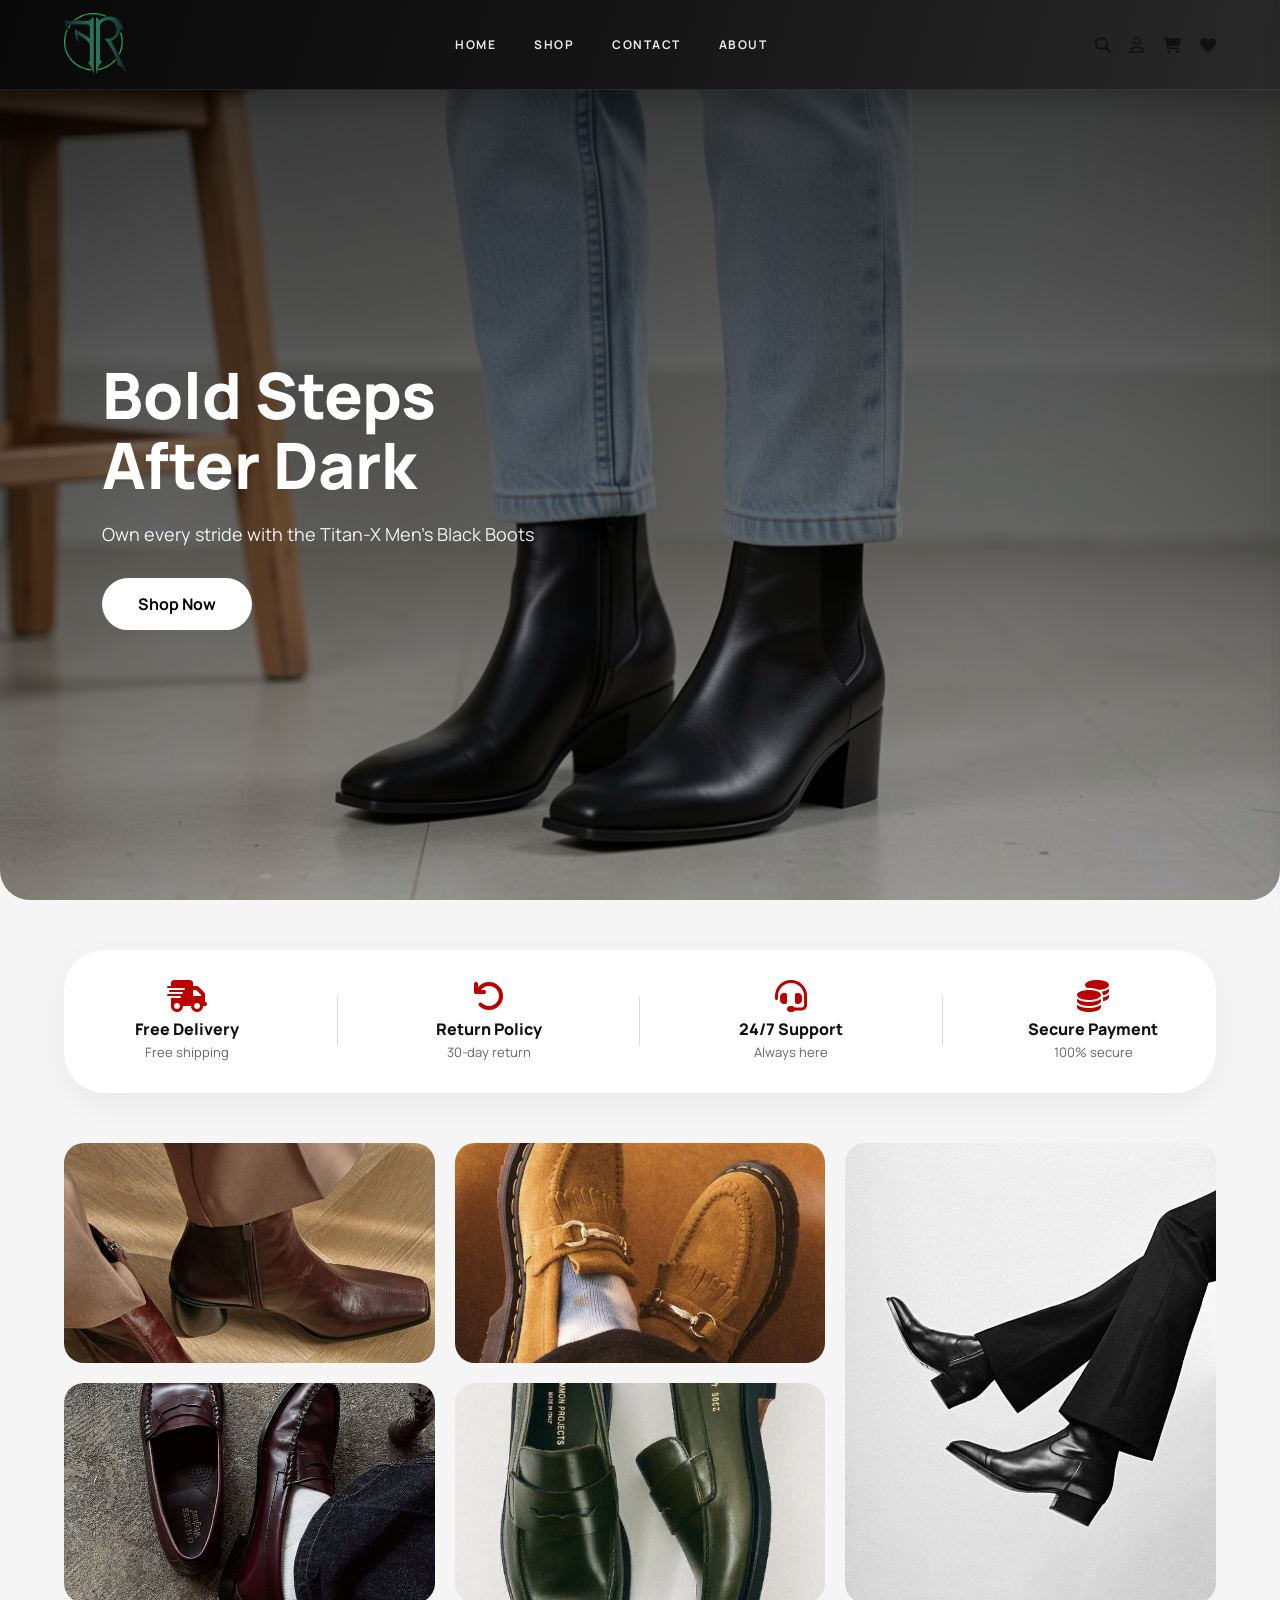
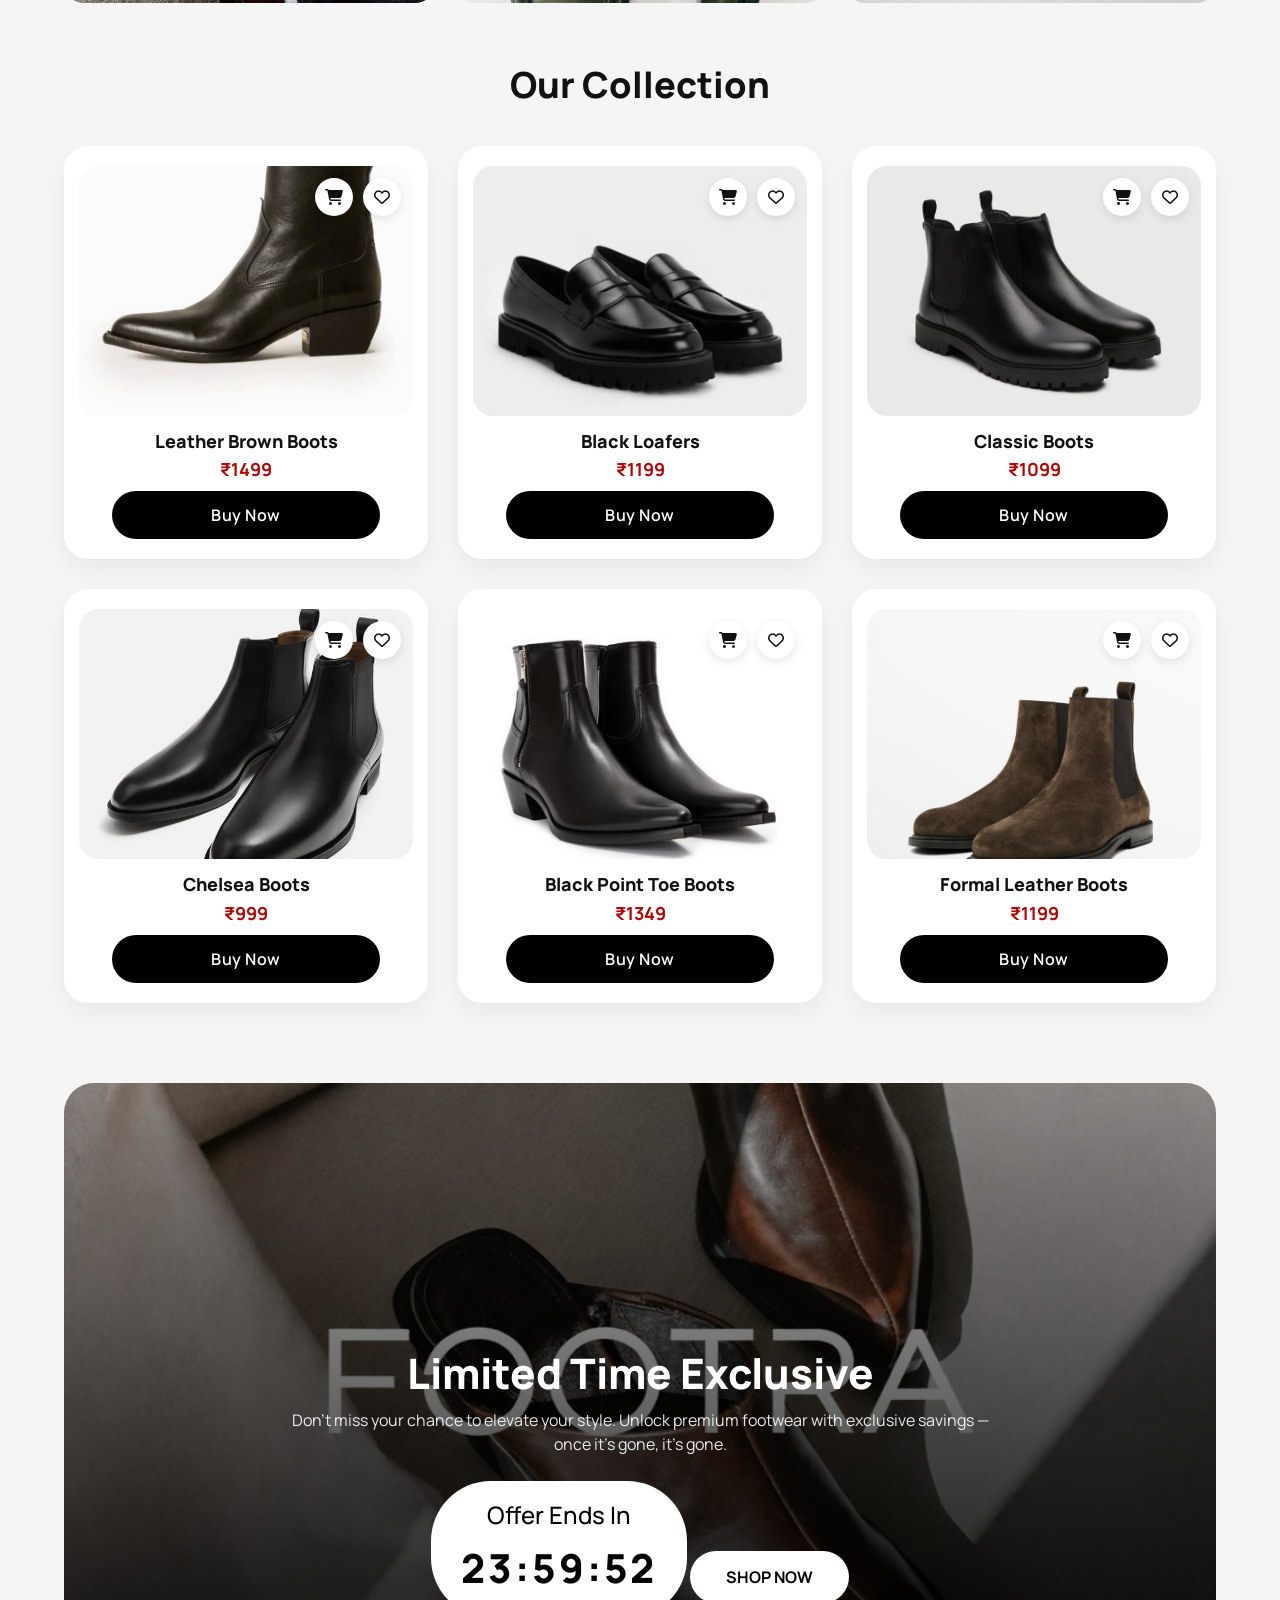
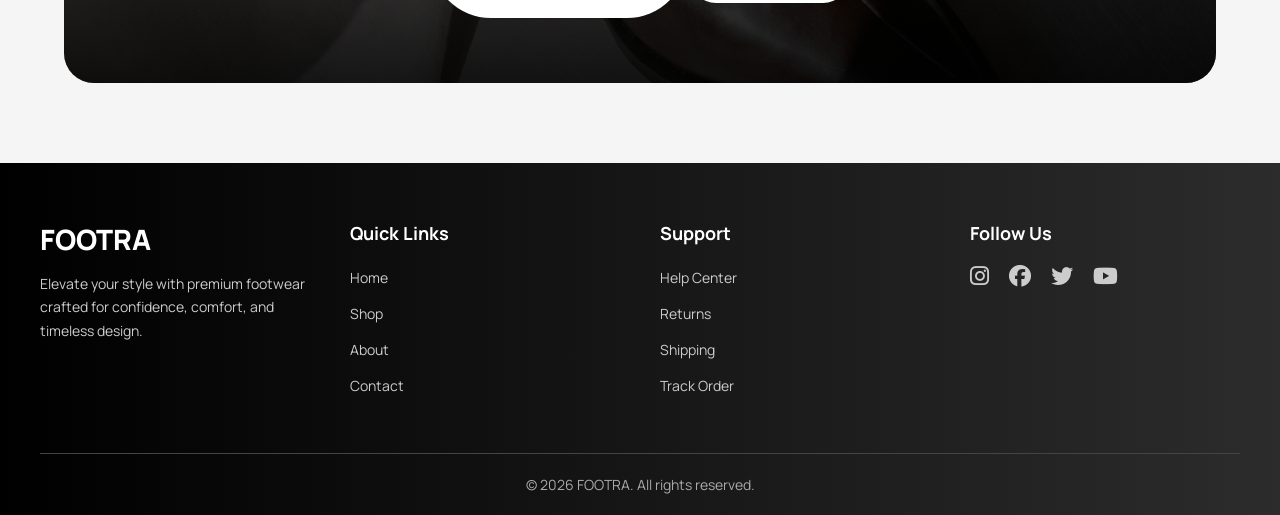
<file: index backup.html>
<!DOCTYPE html>
<html lang="en">
<head>
  <meta charset="UTF-8">
  <meta name="viewport" content="width=device-width, initial-scale=1.0">
  <title>FOOTRA · premium footwear</title>

  <!-- jQuery, Bootstrap, Fonts, Icons -->
  <script src="https://code.jquery.com/jquery-3.6.0.min.js"></script>
  <link rel="stylesheet" href="https://cdnjs.cloudflare.com/ajax/libs/font-awesome/6.5.1/css/all.min.css">
  <link rel="stylesheet" href="https://cdn.jsdelivr.net/npm/bootstrap@4.6.2/dist/css/bootstrap.min.css">
  <script src="https://cdn.jsdelivr.net/npm/bootstrap@4.6.2/dist/js/bootstrap.bundle.min.js"></script>
  <link href="https://fonts.googleapis.com/css2?family=Manrope:wght@700;800&display=swap" rel="stylesheet">

  <link rel="stylesheet" type="text/css" href="mystyle.css">
</head>
<body>

<!-- MOBILE OVERLAY (for menu) -->
<div class="mobile-menu-overlay" id="mobileMenuOverlay" onclick="toggleMobileMenu()"></div>

<!-- FIXED NAVBAR -->
<div class="navbar">
  <img src="LOGO.png" id="logo" alt="FOOTRA">

  <ul class="menu" id="mainMenu">
    <li><a href="#home">Home</a></li>
    <li><a href="#shop">Shop</a></li>
    <li><a href="contact.html">Contact</a></li>
    <li><a href="about.html">About</a></li>
  </ul>

  <div class="nav-right">
    <i class="fa-solid fa-magnifying-glass" onclick="toggleSearch()"></i>

    <div class="user-dropdown">
      <i class="fa-regular fa-user" onclick="toggleUserMenu()"></i>
      <div class="user-menu" id="userMenu">
        <a href="#" onclick="openLogin()">Login</a>
        <a href="#" onclick="openRegister()">Register</a>
        <a href="#" onclick="openAccount()">My Account</a>
      </div>
    </div>

    <i class="fa-solid fa-cart-shopping" onclick="openCart()"></i>
    <i class="fa-solid fa-heart" onclick="openWishlist()"></i>
    <i class="fa-solid fa-bars menu-toggle" onclick="toggleMobileMenu()"></i>
  </div>
</div>

<!-- SEARCH SLIDE -->
<div class="search-bar" id="searchBar">
  <input type="text" placeholder="Search for boots, shoes...">
  <span class="close-search" onclick="toggleSearch()">✕</span>
</div>

<!-- CART OVERLAY & DRAWER -->
<div class="cart-overlay" id="cartOverlay" onclick="closeCart()"></div>
<div class="cart-drawer" id="cartDrawer">
  <div class="cart-header">
    <h3>Your Cart <span class="cart-count" id="cartCount">0</span></h3>
    <span class="close-cart" onclick="closeCart()">✕</span>
  </div>
  <div class="cart-body" id="cartItems"><p>Your cart is empty.</p></div>
  <div class="cart-footer">
    <h3>Total: ₹<span id="cartTotal">0</span></h3>
    <button class="checkout-btn" id="cartCheckoutBtn">Checkout</button>
  </div>
</div>

<!-- WISHLIST OVERLAY & DRAWER -->
<div class="cart-overlay" id="wishlistOverlay" onclick="closeWishlist()"></div>
<div class="wishlist-drawer" id="wishlistDrawer">
  <div class="wishlist-header">
    <h3>Your Wishlist</h3>
    <span class="close-cart" onclick="closeWishlist()">✕</span>
  </div>
  <div id="wishlistItems"><p>Your wishlist is empty.</p></div>
</div>

<!-- HERO SECTION -->
<section id="home">
  <div class="webbnr">
    <img src="boots.png" alt="hero boots">
    <div class="webbnr-content">
      <h1>Bold Steps<br>After Dark</h1>
      <p>Own every stride with the Titan-X Men's Black Boots</p>
      <a href="#shop"><button class="btn-shop">Shop Now</button></a>
    </div>
  </div>
</section>

<!-- FEATURE BOX -->
<div class="box1">
  <div class="feature"><i class="fa-solid fa-truck-fast"></i><h4>Free Delivery</h4><p>Free shipping</p></div>
  <div class="vertical-line"></div>
  <div class="feature"><i class="fa-solid fa-arrow-rotate-left"></i><h4>Return Policy</h4><p>30-day return</p></div>
  <div class="vertical-line"></div>
  <div class="feature"><i class="fa-solid fa-headset"></i><h4>24/7 Support</h4><p>Always here</p></div>
  <div class="vertical-line"></div>
  <div class="feature"><i class="fa-solid fa-coins"></i><h4>Secure Payment</h4><p>100% secure</p></div>
</div>

<!-- SHOE GALLERY (grid) -->
<div class="shoe-gallery">
  <img src="boots1.jpg" class="img img1" alt="boot">
  <img src="boots3.jpg" class="img img2" alt="boot">
  <img src="boots12.jpg" class="img img3" alt="boot">
  <img src="boots5.jpg"  class="img img4" alt="boot">
  <img src="boots6.jpg" class="img img5" alt="boot">
</div>

<!-- PRODUCT COLLECTION -->
<section id="shop">
  <div class="gallery-section">
    <h2 class="gallery-title">Our Collection</h2>
    <div class="gallery-grid" id="productGrid">
      <!-- card 1 -->
      <div class="shoe-card" data-name="Leather Brown Boots" data-price="1499">
        <div class="img-container">
          <img src="bt1.jpg" class="img-default" alt="boot">
          <img src="bt11.jpg" class="img-hover" alt="boot">
          <i class="fa-solid fa-cart-shopping cart-icon"></i>
          <i class="fa-regular fa-heart wishlist-icon"></i>
        </div>
        <h4>Leather Brown Boots</h4>
        <p>₹1499</p>
        <button class="buy-btn">Buy Now</button>
      </div>
      <!-- card 2 -->
      <div class="shoe-card" data-name="Black Loafers" data-price="1199">
        <div class="img-container">
          <img src="bt2.jpg" class="img-default" alt="boot">
          <img src="bt22.jpg" class="img-hover" alt="boot">
          <i class="fa-solid fa-cart-shopping cart-icon"></i>
          <i class="fa-regular fa-heart wishlist-icon"></i>
        </div>
        <h4>Black Loafers</h4>
        <p>₹1199</p>
        <button class="buy-btn">Buy Now</button>
      </div>
      <!-- card 3 -->
      <div class="shoe-card" data-name="Classic Boots" data-price="1099">
        <div class="img-container">
          <img src="bt3.jpg" class="img-default" alt="boot">
          <img src="bt33.jpg" class="img-hover" alt="boot">
          <i class="fa-solid fa-cart-shopping cart-icon"></i>
          <i class="fa-regular fa-heart wishlist-icon"></i>
        </div>
        <h4>Classic Boots</h4>
        <p>₹1099</p>
        <button class="buy-btn">Buy Now</button>
      </div>
      <!-- card 4 -->
      <div class="shoe-card" data-name="Chelsea Boots" data-price="999">
        <div class="img-container">
          <img src="bt4.jpg" class="img-default" alt="boot">
          <img src="bt44.jpg" class="img-hover" alt="boot">
          <i class="fa-solid fa-cart-shopping cart-icon"></i>
          <i class="fa-regular fa-heart wishlist-icon"></i>
        </div>
        <h4>Chelsea Boots</h4>
        <p>₹999</p>
        <button class="buy-btn">Buy Now</button>
      </div>
      <!-- card 5 -->
      <div class="shoe-card" data-name="Black Point Toe Boots" data-price="1349">
        <div class="img-container">
          <img src="bt5.jpg" class="img-default" alt="boot">
          <img src="bt55.jpg" class="img-hover" alt="boot">
          <i class="fa-solid fa-cart-shopping cart-icon"></i>
          <i class="fa-regular fa-heart wishlist-icon"></i>
        </div>
        <h4>Black Point Toe Boots</h4>
        <p>₹1349</p>
        <button class="buy-btn">Buy Now</button>
      </div>
      <!-- card 6 -->
      <div class="shoe-card" data-name="Formal Leather Boots" data-price="1199">
        <div class="img-container">
          <img src="bt6.jpg" class="img-default" alt="boot">
          <img src="bt66.jpg" class="img-hover" alt="boot">
          <i class="fa-solid fa-cart-shopping cart-icon"></i>
          <i class="fa-regular fa-heart wishlist-icon"></i>
        </div>
        <h4>Formal Leather Boots</h4>
        <p>₹1199</p>
        <button class="buy-btn">Buy Now</button>
      </div>
    </div>
  </div>
</section>

<!-- EXCLUSIVE BANNER + COUNTDOWN -->
<div class="exclusive-wrapper">
  <img src="exclusive.png" alt="exclusive banner">
  <div class="exclusive-content">
    <h2 class="offer-title">Limited Time Exclusive</h2>
    <p class="offer-text">Don't miss your chance to elevate your style. Unlock premium footwear with exclusive savings — once it's gone, it's gone.</p>
    <div class="countdown-box"><h4>Offer Ends In</h4><div id="countdown">24:00:00</div></div>
    <a href="#shop"><button class="btn-shop">SHOP NOW</button></a>
  </div>
</div>

<!-- FOOTER -->
<footer class="footer">
  <div class="footer-container">
    <div class="footer-col"><h2 class="footer-logo">FOOTRA</h2><p class="footer-text">Elevate your style with premium footwear crafted for confidence, comfort, and timeless design.</p></div>
    <div class="footer-col"><h3>Quick Links</h3><ul><li><a href="#home">Home</a></li><li><a href="#shop">Shop</a></li><li><a href="about.html">About</a></li><li><a href="contact.html">Contact</a></li></ul></div>
    <div class="footer-col"><h3>Support</h3><ul><li><a href="#">Help Center</a></li><li><a href="#">Returns</a></li><li><a href="#">Shipping</a></li><li><a href="#">Track Order</a></li></ul></div>
    <div class="footer-col"><h3>Follow Us</h3><div class="footer-social"><i class="fa-brands fa-instagram"></i><i class="fa-brands fa-facebook"></i><i class="fa-brands fa-twitter"></i><i class="fa-brands fa-youtube"></i></div></div>
  </div>
  <div class="footer-bottom">© 2026 FOOTRA. All rights reserved.</div>
</footer>

<!-- AUTH MODAL -->
<div id="authModal" class="modal">
  <div class="modal-content">
    <div id="loginSection"><h2>Login</h2><input type="email" placeholder="Email"><input type="password" placeholder="Password"><button>Login</button><p>Don't have an account? <span class="link" onclick="showRegister()">Register</span></p></div>
    <div id="registerSection" style="display:none;"><h2>Register</h2><input type="text" placeholder="Full Name"><input type="email" placeholder="Email"><input type="password" placeholder="Password"><button>Register</button><p>Already have an account? <span class="link" onclick="showLogin()">Login</span></p></div>
    <div id="accountSection" style="display:none;"><h2>My Account</h2><p>Welcome back!</p><button onclick="logout()">Logout</button></div>
    <span class="close-btn" onclick="closeModal()"><i class="fa-solid fa-xmark"></i></span>
  </div>
</div>

<script type="text/javascript" src="myscript.js"></script>
</body>
</html>
</file>
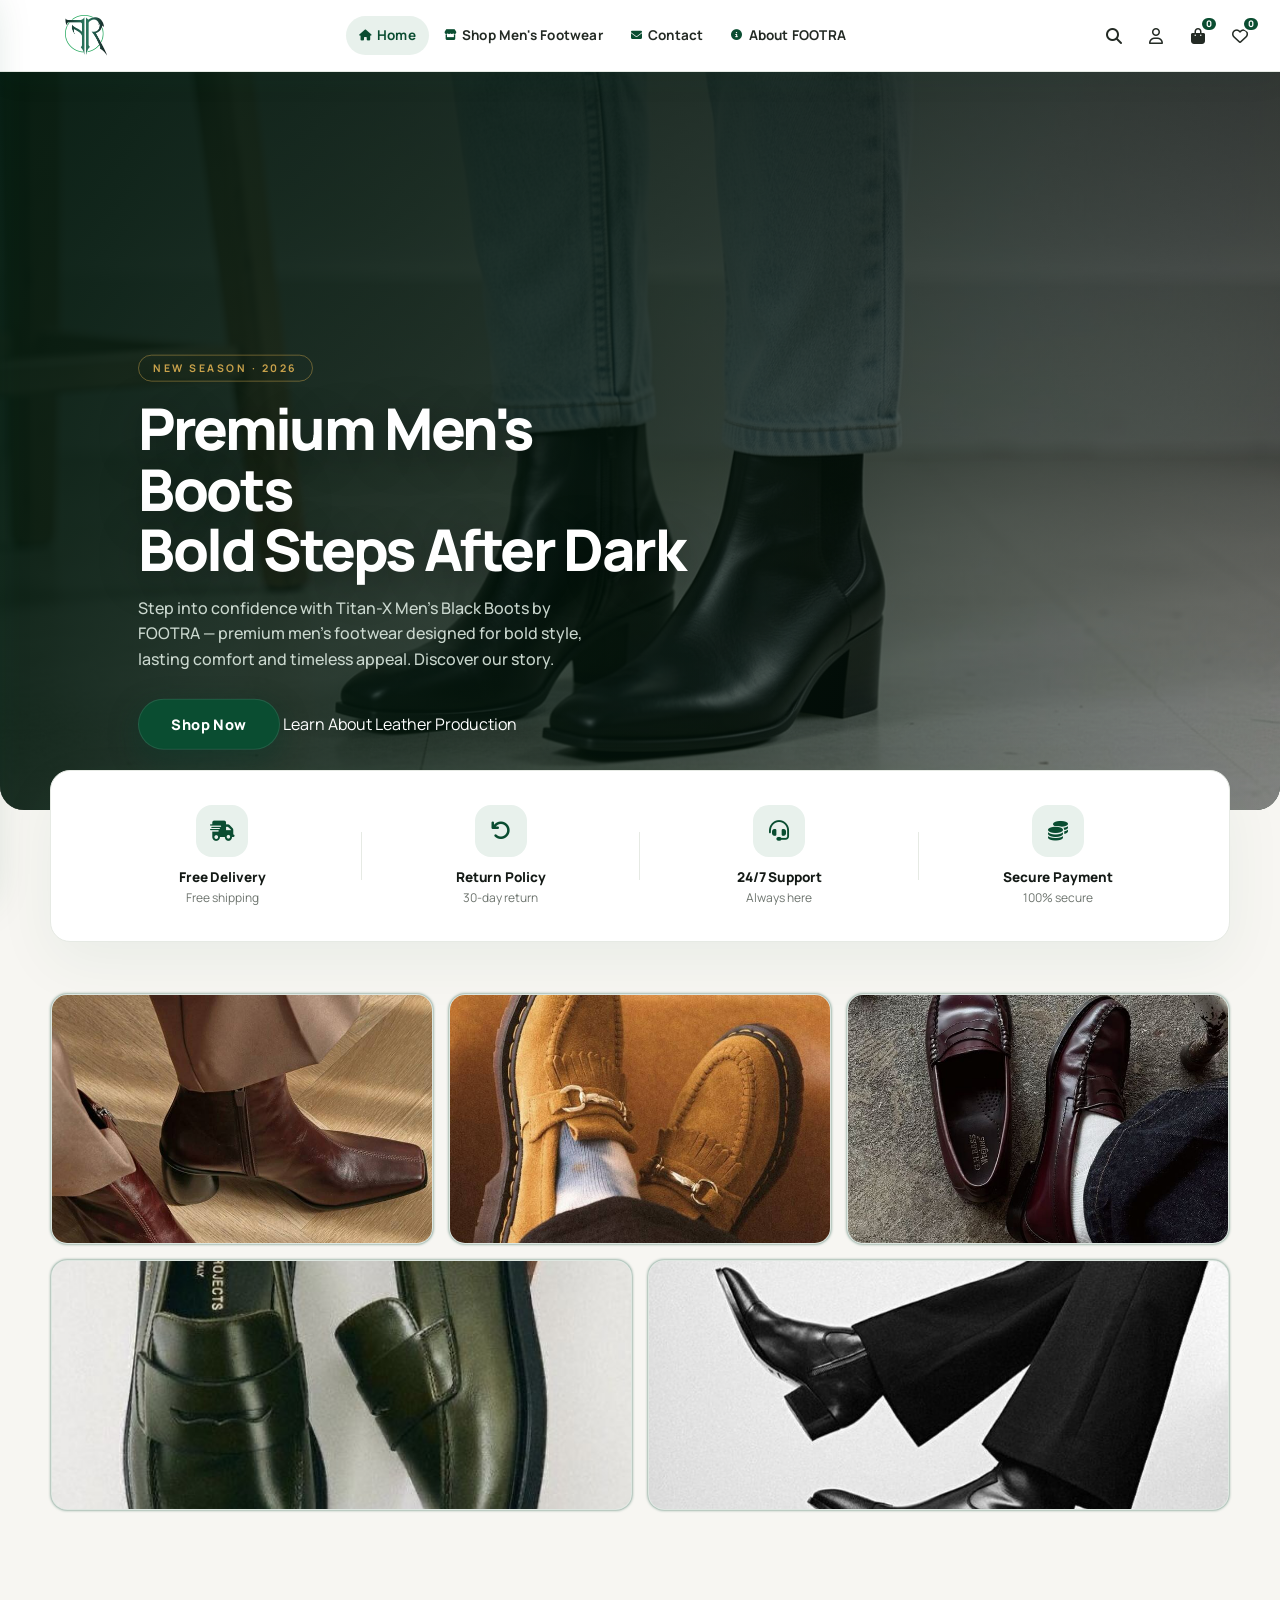
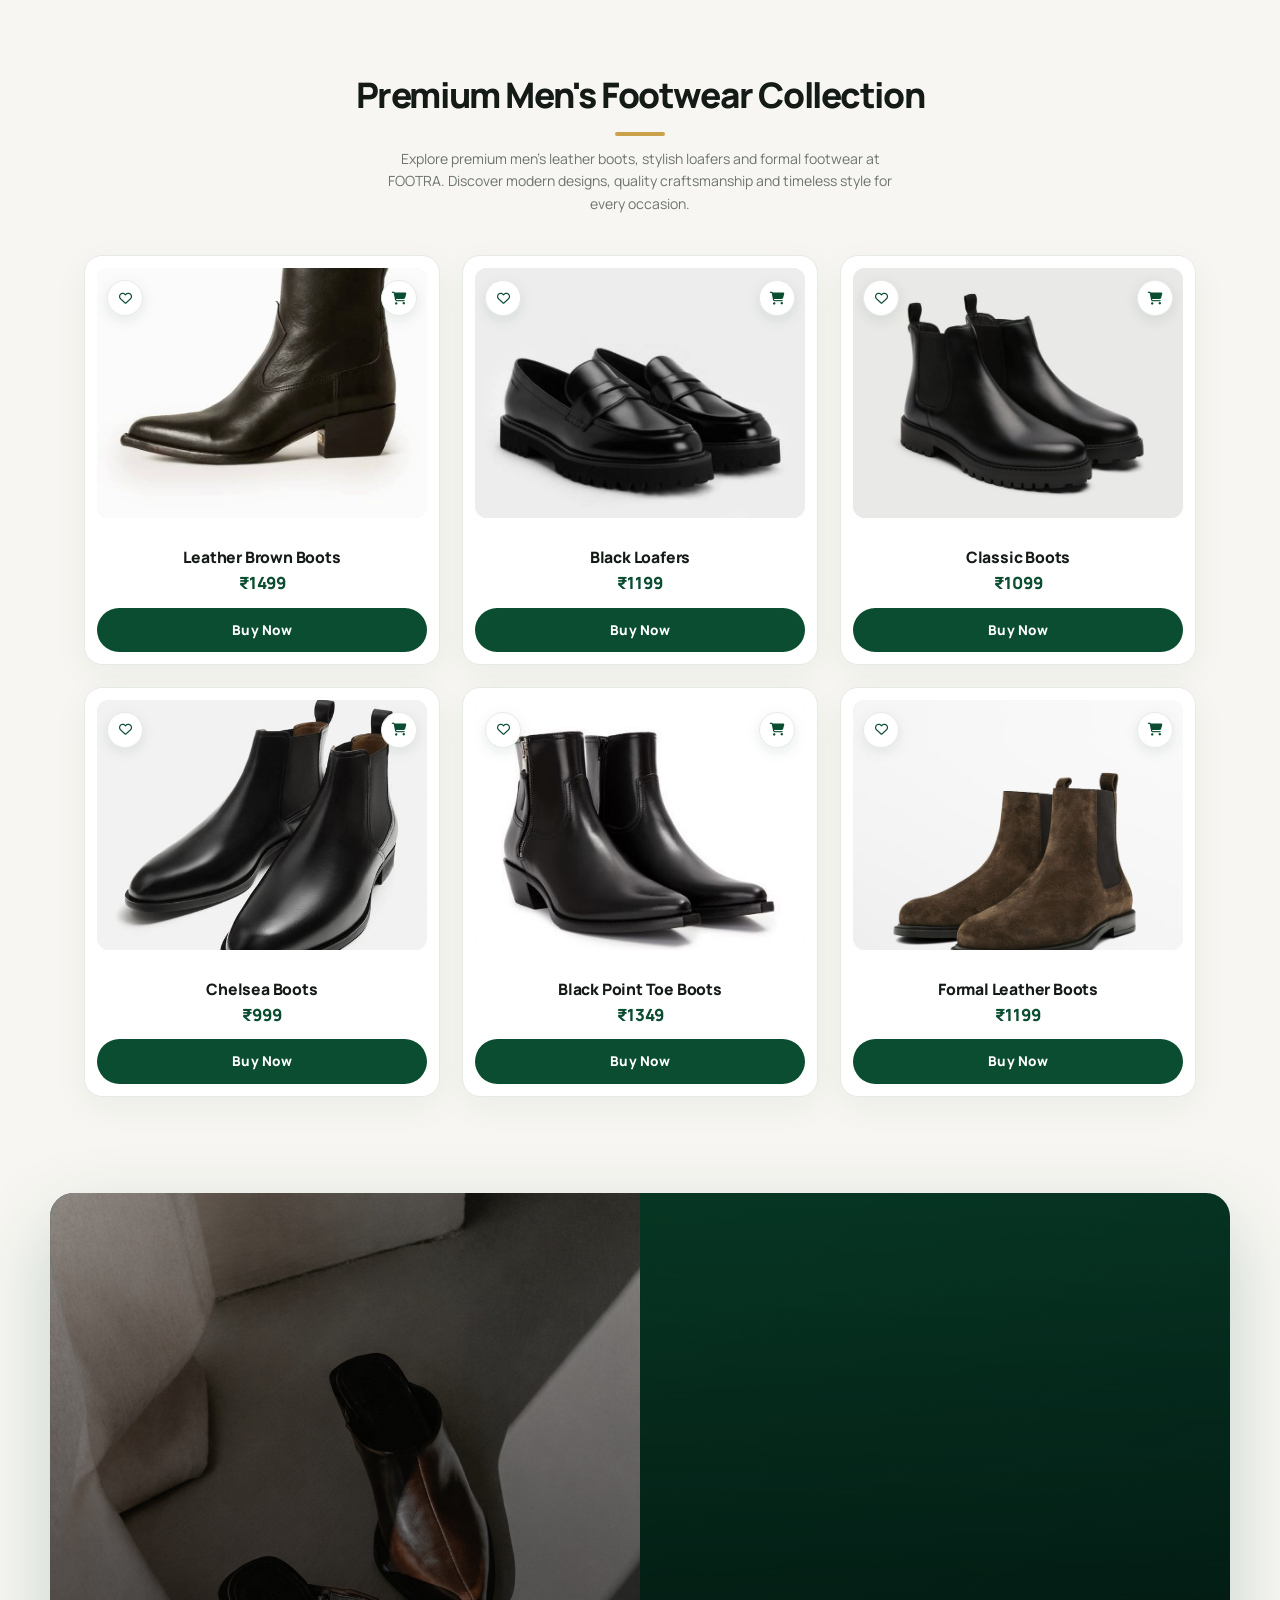
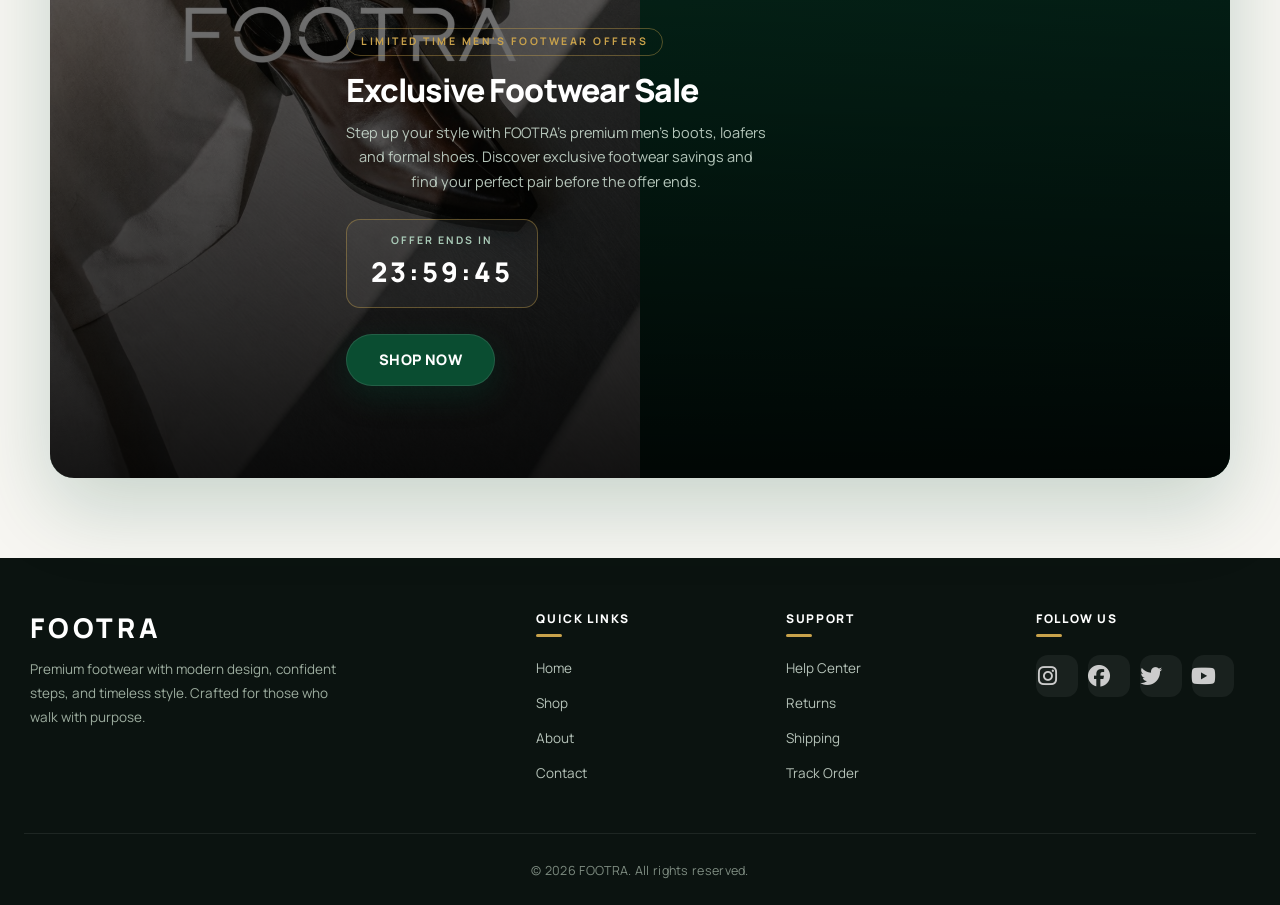
<file: index25-11-26.html>
<!DOCTYPE html>
<html lang="en">

<head>
    <meta charset="UTF-8">
    <meta name="viewport" content="width=device-width, initial-scale=1.0, maximum-scale=5.0">
    <meta name="theme-color" content="#0a4d31">
    <title>FOOTRA | Premium Men's Boots, Loafers & Leather Shoes</title>
    <meta name="robots" content="index, follow">
<meta name="author" content="FOOTRA">
    <meta name="description" content="Shop premium men's footwear at FOOTRA. Explore stylish leather boots, Chelsea boots, loafers and formal shoes designed for comfort and timeless style.">
    <meta name="keywords" content="FOOTRA, premium men's footwear, men's leather boots, men's loafers, Chelsea boots for men, formal shoes for men, leather shoes online, stylish men's footwear">
    <meta name="author" content="FOOTRA">
    <meta name="robots" content="index, follow">

    <link rel="canonical" href="https://muhsin-ics.github.io/footra/">
    
    
    <meta property="og:type" content="website">
    <meta property="og:site_name" content="FOOTRA">
    <meta property="og:url" content="https://muhsin-ics.github.io/footra/">
    <meta property="og:title" content="FOOTRA | Premium Men's Boots, Loafers & Leather Shoes">
    <meta property="og:description" content="Discover premium men's leather boots, stylish loafers and formal footwear at FOOTRA. Step into comfort, quality and timeless style.">
    


    <meta name="twitter:card" content="summary_large_image">
    <meta name="twitter:title" content="FOOTRA | Premium Men's Footwear">
    <meta name="twitter:description" content="Shop premium men's leather boots, Chelsea boots, loafers and formal shoes at FOOTRA.">

    
    <!-- Font Awesome -->
    <link rel="stylesheet" href="https://cdnjs.cloudflare.com/ajax/libs/font-awesome/6.5.1/css/all.min.css">

    <!-- Google Font -->
    <link href="https://fonts.googleapis.com/css2?family=Manrope:wght@400;500;600;700;800&display=swap" rel="stylesheet">

    <!-- Bootstrap -->
    <link rel="stylesheet" href="https://cdn.jsdelivr.net/npm/bootstrap@4.6.2/dist/css/bootstrap.min.css">

    <!-- FOOTRA CSS -->
    <link rel="stylesheet" href="mystyle.css">

    <!-- Bootstrap JS -->
    <script src="https://cdn.jsdelivr.net/npm/bootstrap@4.6.2/dist/js/bootstrap.bundle.min.js"></script>

   

    <style>
        /* ============================================
           FOOTRA PREMIUM THEME — 2026
           Deep Forest · Gold Accents · Editorial
           Fully Mobile-Friendly
        ============================================ */
        :root {
            --ft-green: #0a4d31;
            --ft-green-deep: #063d2b;
            --ft-green-soft: #e8f1ec;
            --ft-gold: #c9a24b;
            --ft-gold-soft: #f5edd9;
            --ft-ink: #141a16;
            --ft-paper: #f7f6f2;
            --ft-card: #ffffff;
            --ft-muted: #6d746e;
            --ft-border: #e6eae4;
        }

        * { box-sizing: border-box; -webkit-tap-highlight-color: transparent; }

        html { scroll-behavior: smooth; }

        body {
            background: var(--ft-paper);
            color: var(--ft-ink);
            font-family: 'Manrope', sans-serif;
            margin: 0;
            margin-top: 0;
            padding-top: 0;
            -webkit-font-smoothing: antialiased;
            overflow-x: hidden;
        }

        a { text-decoration: none; transition: color .2s ease; }

        img { max-width: 100%; height: auto; }

        /* ============================================
           PREMIUM NAVBAR — Mobile Friendly
        ============================================ */
        header.navbar {
            background: #ffffff;
            border-bottom: 1px solid var(--ft-border);
            box-shadow: 0 1px 0 rgba(10, 77, 49, 0.04), 0 8px 30px rgba(10, 77, 49, 0.06);
            display: flex;
            align-items: center;
            justify-content: space-between;
            padding: 0 20px;
            height: 72px;
            position: fixed;
            top: 0;
            z-index: 1000;
        }

        .brand-logo { display: flex; align-items: center; flex-shrink: 0; }

        #logo {
            max-height: 42px;
            width: auto;
            object-fit: contain;
            transition: transform .3s ease;
            margin-left:45px;
        }

        .brand-logo:hover #logo { transform: scale(1.04); }

        /* ---- Desktop nav center (hidden on mobile) ---- */
        .nav-center {
            display: flex;
            align-items: center;
            gap: 2px;
            margin-left: 20px;
            margin-right: 16px;
        }

        .nav-center > .nav-link {
            display: inline-flex;
            align-items: center;
            gap: 6px;
            padding: 9px 13px;
            font-size: 13.5px;
            font-weight: 700;
            letter-spacing: 0.2px;
            color: #232a24;
            border-radius: 40px;
            position: relative;
            transition: color .2s ease, background .2s ease;
        }

        .nav-center > .nav-link i { font-size: 11px; color: var(--ft-green); }

        .nav-center > .nav-link:hover,
        .nav-center > .nav-link.active {
            color: var(--ft-green);
            background: var(--ft-green-soft);
        }

        /* Categories dropdown */
        .cat-dropdown { position: relative; }

        .cat-dropdown .cat-btn {
            display: inline-flex;
            align-items: center;
            gap: 6px;
            padding: 9px 13px;
            font-size: 13.5px;
            font-weight: 700;
            color: #232a24;
            background: transparent;
            border: none;
            border-radius: 40px;
            cursor: pointer;
            transition: color .2s, background .2s;
        }

        .cat-dropdown .cat-btn i { font-size: 11px; color: var(--ft-green); transition: transform .25s; }

        .cat-dropdown:hover .cat-btn,
        .cat-dropdown.open .cat-btn {
            color: var(--ft-green);
            background: var(--ft-green-soft);
        }

        .cat-dropdown:hover .cat-btn i,
        .cat-dropdown.open .cat-btn i { transform: rotate(180deg); }

        .cat-menu {
            display: none;
            position: absolute;
            top: 46px;
            left: 0;
            min-width: 220px;
            background: #fff;
            border: 1px solid var(--ft-border);
            border-radius: 16px;
            box-shadow: 0 24px 60px rgba(10, 77, 49, 0.14);
            padding: 10px 8px;
            z-index: 1002;
            animation: fadeSlide .22s ease;
        }

        .cat-dropdown:hover .cat-menu,
        .cat-dropdown.open .cat-menu { display: block; }

        @keyframes fadeSlide {
            from { opacity: 0; transform: translateY(-8px); }
            to   { opacity: 1; transform: translateY(0); }
        }

        .cat-menu a {
            display: flex;
            align-items: center;
            gap: 12px;
            padding: 11px 16px;
            border-radius: 10px;
            font-size: 13.5px;
            font-weight: 600;
            color: #232a24;
            transition: background .2s, color .2s, padding-left .2s;
        }

        .cat-menu a i { width: 18px; color: var(--ft-green); font-size: 14px; }

        .cat-menu a:hover {
            background: var(--ft-green-soft);
            color: var(--ft-green);
            padding-left: 20px;
        }

        .cat-menu .cat-divider {
            height: 1px;
            background: var(--ft-border);
            margin: 6px 10px;
        }

        /* ---- Right-side actions ---- */
        .nav-right {
            display: flex;
            align-items: center;
            gap: 2px;
        }

        .nav-icon {
            position: relative;
            width: 40px;
            height: 40px;
            display: inline-flex;
            align-items: center;
            justify-content: center;
            background: transparent;
            color: #232a24;
            border: 1px solid transparent;
            border-radius: 50%;
            font-size: 16px;
            cursor: pointer;
            transition: background .25s, color .25s, border-color .25s;
        }

        .nav-icon:hover {
            background: var(--ft-green-soft);
            color: var(--ft-green);
            border-color: #d5e4db;
        }

        .nav-count {
            position: absolute;
            top: -1px;
            right: -1px;
            min-width: 16px;
            height: 16px;
            padding: 0 4px;
            display: flex;
            align-items: center;
            justify-content: center;
            background: var(--ft-green);
            color: #fff;
            border: 2px solid #fff;
            border-radius: 50px;
            font-size: 9px;
            font-weight: 800;
            line-height: 1;
        }

        /* Hamburger toggle — only visible on mobile */
        .hamburger-btn {
            display: none;
            width: 40px;
            height: 40px;
            background: transparent;
            color: var(--ft-green);
            border: none;
            border-radius: 10px;
            font-size: 20px;
            cursor: pointer;
            align-items: center;
            justify-content: center;
        }

        .hamburger-btn:hover { background: var(--ft-green-soft); }

        /* User dropdown*/ 
        .user-dropdown { position: relative; display: inline-block; }

        .user-menu {
            display: none;
            position: absolute;
            right: 0;
            top: 48px;
            min-width: 200px;
            background: #fff;
            border: 1px solid var(--ft-border);
            border-radius: 14px;
            box-shadow: 0 20px 50px rgba(10, 77, 49, 0.14);
            padding: 8px;
            z-index: 1002;
        }

        .user-menu.show { display: block; animation: fadeSlide .2s ease; }

        .user-menu a {
            display: flex;
            align-items: center;
            gap: 11px;
            padding: 11px 14px;
            color: #232a24;
            font-size: 13px;
            font-weight: 600;
            border-radius: 9px;
        }

        .user-menu a i { width: 16px; color: var(--ft-green); }
        .user-menu a:hover { background: var(--ft-green-soft); color: var(--ft-green); }

        /* ============================================
           MOBILE SLIDE-OUT MENU
        ============================================ */
        .mobile-nav {
            position: fixed;
            top: 0;
            left: -320px;
            width: 300px;
            max-width: 86vw;
            height: 100vh;
            background: #fff;
            z-index: 1500;
            box-shadow: 8px 0 40px rgba(10, 77, 49, 0.18);
            transition: left .35s cubic-bezier(.25,.8,.3,1);
            display: flex;
            flex-direction: column;
            overflow-y: auto;
            padding: 0 0 30px;
        }

        .mobile-nav.open { left: 0; }

        .mobile-nav-header {
            display: flex;
            align-items: center;
            justify-content: space-between;
            padding: 20px 22px;
            border-bottom: 1px solid var(--ft-border);
            background: linear-gradient(135deg, var(--ft-green-deep), var(--ft-green));
            color: #fff;
        }

        .mobile-nav-header .m-brand {
            font-size: 1.3rem;
            font-weight: 800;
            letter-spacing: .14em;
            color: #fff;
        }

        .mobile-nav-close {
            background: rgba(255, 255, 255, 0.15);
            border: none;
            color: #fff;
            font-size: 20px;
            width: 36px;
            height: 36px;
            border-radius: 50%;
            cursor: pointer;
            display: flex;
            align-items: center;
            justify-content: center;
            transition: background .2s;
        }

        .mobile-nav-close:hover { background: rgba(255, 255, 255, 0.28); }

        .mobile-nav-links { padding: 14px 12px 0; }

        .mobile-nav-links > a {
            display: flex;
            align-items: center;
            gap: 14px;
            padding: 15px 18px;
            font-size: 15px;
            font-weight: 700;
            color: #232a24;
            border-radius: 12px;
            transition: background .2s, color .2s;
        }

        .mobile-nav-links > a i {
            width: 20px;
            font-size: 16px;
            color: var(--ft-green);
        }

        .mobile-nav-links > a:hover,
        .mobile-nav-links > a.active {
            background: var(--ft-green-soft);
            color: var(--ft-green);
        }

        /* Mobile categories accordion 
        .mobile-cat-group {
            margin: 6px 0;
            border-radius: 12px;
            overflow: hidden;
        }

        .mobile-cat-toggle {
            display: flex;
            align-items: center;
            justify-content: space-between;
            width: 100%;
            padding: 15px 18px;
            font-size: 15px;
            font-weight: 700;
            color: #232a24;
            background: transparent;
            border: none;
            cursor: pointer;
            border-radius: 12px;
            transition: background .2s;
        }

        .mobile-cat-toggle:hover { background: var(--ft-green-soft); }

        .mobile-cat-toggle .m-cat-left {
            display: flex;
            align-items: center;
            gap: 14px;
        }

        .mobile-cat-toggle .m-cat-left i { width: 20px; font-size: 16px; color: var(--ft-green); }

        .mobile-cat-toggle .m-cat-arrow {
            font-size: 12px;
            color: var(--ft-green);
            transition: transform .25s;
        }

        .mobile-cat-group.open .m-cat-arrow { transform: rotate(180deg); }

        .mobile-cat-items {
            display: none;
            padding: 4px 12px 10px 40px;
        }

        .mobile-cat-group.open .mobile-cat-items { display: block; }

        .mobile-cat-items a {
            display: flex;
            align-items: center;
            gap: 12px;
            padding: 11px 14px;
            font-size: 14px;
            font-weight: 600;
            color: #444c46;
            border-radius: 9px;
            transition: background .2s, color .2s;
        }

        .mobile-cat-items a i { font-size: 12px; color: var(--ft-green); }

        .mobile-cat-items a:hover { background: var(--ft-green-soft); color: var(--ft-green); }

        .mobile-nav-divider {
            height: 1px;
            background: var(--ft-border);
            margin: 14px 18px;
        }

        .mobile-nav-actions {
            padding: 14px 18px 0;
            display: flex;
            gap: 10px;
        }

        .mobile-nav-actions button {
            flex: 1;
            padding: 13px;
            font-size: 13.5px;
            font-weight: 800;
            border: none;
            border-radius: 12px;
            cursor: pointer;
            transition: background .2s;
        }

        .m-btn-primary {
            background: var(--ft-green);
            color: #fff;
        }

        .m-btn-primary:hover { background: var(--ft-green-deep); }

        .m-btn-secondary {
            background: var(--ft-green-soft);
            color: var(--ft-green);
        }

        .m-btn-secondary:hover { background: #d9e9df; }

        


        /* Mobile menu overlay */
        .mobile-overlay {
            display: none;
            position: fixed;
            inset: 0;
            background: rgba(6, 25, 15, 0.6);
            backdrop-filter: blur(3px);
            z-index: 1400;
        }

        .mobile-overlay.show { display: block; animation: fadeIn .25s ease; }

        @keyframes fadeIn { from { opacity: 0; } to { opacity: 1; } }

        /* ============================================
           SEARCH PANEL — Mobile friendly
        ============================================ */
        .search-bar {
            display: none;
            position: fixed;
            top: 72px;
            left: 0;
            right: 0;
            background: rgba(255, 255, 255, 0.98);
            backdrop-filter: blur(14px);
            border-bottom: 1px solid var(--ft-border);
            box-shadow: 0 20px 50px rgba(10, 77, 49, 0.08);
            padding: 16px 20px;
            z-index: 999;
        }

        .search-bar.open { display: block; animation: fadeSlide .25s ease; }

        .search-inner {
            max-width: 760px;
            margin: 0 auto;
            display: flex;
            align-items: center;
            gap: 10px;
        }

        .search-submit {
            display: inline-flex;
            align-items: center;
            justify-content: center;
            flex: 0 0 38px;
            width: 38px;
            height: 42px;
            border: 0;
            border-radius: 10px;
            background: transparent;
            color: var(--ft-green);
            font-size: 19px;
            cursor: pointer;
            touch-action: manipulation;
        }
        .search-submit:hover,
        .search-submit:focus-visible { background: var(--ft-green-soft); outline: 2px solid var(--ft-green); outline-offset: 1px; }

        .search-inner input {
            flex: 1;
            min-width: 0;
            padding: 12px 16px;
            border: 1.5px solid #dce5dc;
            border-radius: 12px;
            font-size: 15px;
            outline: none;
            background: #fafcfa;
            transition: border .2s, background .2s;
        }

        .search-inner input:focus { border-color: var(--ft-green); background: #fff; }

        /* Keep search text readable even if mystyle.css styles all inputs white. */
        #searchBar #siteSearch,
        #searchBar #siteSearch:focus {
            color: #141a16 !important;
            -webkit-text-fill-color: #141a16 !important;
            caret-color: #0a4d31;
            opacity: 1;
        }
        #searchBar #siteSearch::placeholder {
            color: #6d746e !important;
            -webkit-text-fill-color: #6d746e !important;
            opacity: 1;
        }
        #searchResultsStatus {
            max-width: 760px;
            margin: 8px auto 0;
            color: #0a4d31;
            font-size: 12px;
            font-weight: 700;
            min-height: 16px;
        }

        .close-search {
            background: transparent;
            border: none;
            font-size: 20px;
            color: var(--ft-muted);
            cursor: pointer;
            padding: 4px 8px;
            border-radius: 8px;
            flex-shrink: 0;
            transition: color .2s, background .2s;
        }

        .close-search:hover { color: var(--ft-green); background: var(--ft-green-soft); }

        /* ============================================
           CART & WISHLIST DRAWERS
        ============================================ */
        .cart-overlay {
            display: none;
            position: fixed;
            inset: 0;
            background: rgba(6, 25, 15, 0.55);
            backdrop-filter: blur(3px);
            z-index: 1100;
        }

        .cart-overlay.show { display: block; animation: fadeIn .25s ease; }

        .cart-drawer,
        .wishlist-drawer {
            position: fixed;
            top: 0;
            right: -100%;
            width: 400px;
            max-width: 92vw;
            height: 100vh;
            height: 100dvh;
            background: #fff;
            z-index: 1200;
            box-shadow: -20px 0 60px rgba(10, 77, 49, 0.15);
            transition: right .35s cubic-bezier(.25,.8,.3,1);
            display: flex;
            flex-direction: column;
            border-radius: 22px 0 0 22px;
            overflow: hidden;
        }

        .cart-drawer.open,
        .wishlist-drawer.open { right: 0; }

        .cart-header,
        .wishlist-header {
            display: flex;
            align-items: center;
            justify-content: space-between;
            padding: 20px 22px;
            background: linear-gradient(135deg, var(--ft-green-deep), var(--ft-green));
            color: #fff;
            flex-shrink: 0;
        }

        .cart-header h3,
        .wishlist-header h3 {
            font-size: 17px;
            font-weight: 800;
            margin: 0;
            display: flex;
            align-items: center;
            gap: 10px;
            letter-spacing: -0.2px;
        }

        .cart-count {
            background: rgba(255, 255, 255, 0.22);
            padding: 3px 10px;
            border-radius: 40px;
            font-size: 12px;
            font-weight: 700;
        }

        .close-cart {
            background: rgba(255, 255, 255, 0.12);
            border: none;
            color: #fff;
            font-size: 18px;
            cursor: pointer;
            line-height: 1;
            width: 34px;
            height: 34px;
            border-radius: 50%;
            display: flex;
            align-items: center;
            justify-content: center;
            transition: background .2s;
            flex-shrink: 0;
        }

        .close-cart:hover { background: rgba(255, 255, 255, 0.25); }

        .cart-body,
        .wishlist-drawer > #wishlistItems {
            flex: 1;
            padding: 22px;
            overflow-y: auto;
            -webkit-overflow-scrolling: touch;
        }

        .cart-footer {
            padding: 18px 22px 24px;
            border-top: 1px solid var(--ft-border);
            background: #fbfcfb;
            flex-shrink: 0;
        }

        .cart-footer h3 {
            font-size: 16px;
            font-weight: 800;
            margin-bottom: 14px;
            color: var(--ft-ink);
        }

        .checkout-btn {
            width: 100%;
            padding: 15px;
            background: var(--ft-green) !important;
            color: #fff !important;
            border: 0 !important;
            border-radius: 999px !important;
            font-weight: 800;
            font-size: 15px;
            letter-spacing: 0.3px;
            cursor: pointer;
            transition: background .2s, transform .2s;
        }

        .checkout-btn:hover {
            background: var(--ft-green-deep) !important;
            transform: translateY(-1px);
        }

        /* ============================================
           HERO
        ============================================ */
        .webbnr {
            position: relative;
            overflow: hidden;
            border-radius: 0 0 24px 24px;
            background: #0e1f15;
            min-height: 480px;
            display: flex;
            align-items: center;
        }

        .webbnr::after {
            content: '';
            position: absolute;
            inset: 0;
            background: linear-gradient(100deg, rgba(6, 30, 18, 0.9) 0%, rgba(6, 30, 18, 0.55) 55%, rgba(6, 30, 18, 0.1) 100%);
            pointer-events: none;
            z-index: 1;
        }

        .webbnr img {
            position: absolute;
            inset: 0;
            width: 100%;
            height: 100%;
            object-fit: cover;
            filter: saturate(.85) contrast(1.02);
        }

        .webbnr-content {
            position: relative;
            z-index: 2;
            padding: 60px 36px;
            max-width: 620px;
            color: #fff;
        }

        .webbnr-content .eyebrow {
            display: inline-block;
            font-size: 10.5px;
            font-weight: 700;
            letter-spacing: 2.5px;
            text-transform: uppercase;
            color: var(--ft-gold);
            margin-bottom: 16px;
            padding: 5px 14px;
            border: 1px solid rgba(201, 162, 75, 0.45);
            border-radius: 999px;
        }

        .webbnr-content h1 {
            font-size: clamp(2rem, 7vw, 3.6rem);
            font-weight: 800;
            letter-spacing: -0.045em;
            line-height: 1.05;
            color: #fff;
            margin: 0 0 16px;
            text-shadow: 0 6px 40px rgba(0, 0, 0, 0.35);
        }

        .webbnr-content p {
            font-size: 1rem;
            max-width: 460px;
            color: #d9e6dd;
            margin: 0 0 26px;
            font-weight: 500;
            line-height: 1.6;
        }

        .btn-shop {
            background: var(--ft-green) !important;
            color: #fff !important;
            border: 1px solid rgba(255, 255, 255, 0.1) !important;
            border-radius: 999px !important;
            padding: 14px 32px !important;
            font-weight: 800;
            font-size: 14.5px;
            letter-spacing: 0.4px;
            box-shadow: 0 10px 30px rgba(6, 61, 43, 0.4);
            transition: transform .2s, background .2s, box-shadow .2s;
            cursor: pointer;
        }

        .btn-shop:hover {
            background: var(--ft-green-deep) !important;
            transform: translateY(-2px);
            box-shadow: 0 16px 40px rgba(6, 61, 43, 0.5);
        }

        /* ============================================
   FEATURES STRIP — Perfectly Aligned
============================================ */
.box1 {
    background: #fff;
    border: 1px solid var(--ft-border);
    border-radius: 20px;
    box-shadow: 0 20px 60px rgba(10, 77, 49, 0.06);
    display: grid;
    grid-template-columns: repeat(4, 1fr);
    align-items: stretch;
    padding: 34px 32px;
    margin: -40px auto 10px;
    max-width: 1180px;
    width: calc(100% - 40px);
    position: relative;
    z-index: 5;
    gap: 0;
}

.feature {
    text-align: center;
    display: flex;
    flex-direction: column;
    align-items: center;
    justify-content: flex-start;
    padding: 0 20px;
    position: relative;
}

/* Subtle divider between features */
.feature:not(:last-child)::after {
    content: '';
    position: absolute;
    right: 0;
    top: 50%;
    transform: translateY(-50%);
    width: 1px;
    height: 48px;
    background: var(--ft-border);
}

.feature i {
    font-size: 20px;
    color: var(--ft-green) !important;
    margin-bottom: 12px;
    display: inline-flex;
    align-items: center;
    justify-content: center;
    width: 52px;
    height: 52px;
    background: var(--ft-green-soft);
    border-radius: 16px;
    flex-shrink: 0;
}

.feature h2 {
    font-size: 13.5px;
    font-weight: 800;
    color: var(--ft-ink);
    margin: 0 0 4px;
    line-height: 1.25;
    letter-spacing: -0.1px;
}

.feature p {
    font-size: 12px;
    color: var(--ft-muted);
    margin: 0;
    line-height: 1.4;
}

.vertical-line { display: none; }

    
/* ============================================
   FOOTRA — CENTERED EDITORIAL SHOE GALLERY
============================================ */

.shoe-gallery {
    width: min(1320px, 92%);
    margin: 0 auto;
    padding: 42px 0 60px;

    display: grid;
    grid-template-columns: repeat(6, minmax(0, 1fr));
    grid-template-rows: repeat(2, 250px);
    grid-template-areas:
        "a a b b c c"
        "d d d e e e";

    gap: 16px;
    box-sizing: border-box;
    align-items: stretch;
}

/* All images */
.shoe-gallery .img {
    display: block;
    width: 100%;
    height: 100%;
    min-width: 0;
    min-height: 0;

    object-fit: cover;
    object-position: center;

    border: 1px solid rgba(21, 91, 66, 0.08);
    border-radius: 16px;
    background: #f0f3ef;

    box-shadow: 0px 0px 3px #4f7c6c;

    transition:
        transform 0.35s ease,
        box-shadow 0.35s ease;
}

/* TOP ROW — THREE EQUAL IMAGES */
.shoe-gallery .img1 {
    grid-area: a;
}

.shoe-gallery .img2 {
    grid-area: b;
}

.shoe-gallery .img3 {
    grid-area: c;
}

/* BOTTOM ROW — TWO WIDE IMAGES */
.shoe-gallery .img4 {
    grid-area: d;
}

.shoe-gallery .img5 {
    grid-area: e;
}

/* Elegant hover */
.shoe-gallery .img:hover {
    transform: translateY(-4px);
    box-shadow: 0 16px 35px rgba(21, 91, 66, 0.14);
}

/* TABLET */
@media (max-width: 900px) {
    .shoe-gallery {
        width: 92%;
        grid-template-rows: repeat(2, 190px);
        gap: 13px;
        padding: 32px 0 45px;
    }

    .shoe-gallery .img {
        border-radius: 13px;
    }
}

/* MOBILE */
@media (max-width: 560px) {
    .shoe-gallery {
        width: 90%;
        grid-template-columns: repeat(2, minmax(0, 1fr));
        grid-template-rows: repeat(3, 155px);
        grid-template-areas:
            "a b"
            "c c"
            "d e";

        gap: 12px;
        padding: 26px 0 36px;
    }

    .shoe-gallery .img {
        border-radius: 12px;
    }
}

/* ACCESSIBILITY */
@media (prefers-reduced-motion: reduce) {
    .shoe-gallery .img {
        transition: none;
    }

    .shoe-gallery .img:hover {
        transform: none;
    }
}

        /* ============================================
           PRODUCT COLLECTION
        ============================================ */
        .gallery-section { padding: 44px 20px 36px; }

        .gallery-title {
            text-align: center;
            font-size: clamp(1.6rem, 5vw, 2.2rem);
            font-weight: 800;
            color: var(--ft-ink);
            letter-spacing: -0.04em;
            margin-bottom: 12px;
        }

        .gallery-subtitle {
            text-align: center;
            font-size: 14px;
            color: var(--ft-muted);
            margin-bottom: 40px;
            max-width: 520px;
            margin-left: auto;
            margin-right: auto;
            line-height: 1.6;
        }

        .gallery-title::after {
            content: '';
            display: block;
            width: 50px;
            height: 4px;
            margin: 16px auto 0;
            background: var(--ft-gold);
            border-radius: 5px;
        }

        .gallery-grid {
            display: grid;
            grid-template-columns: repeat(3, 1fr);
            gap: 22px;
            max-width: 1300px;
            margin: 0 auto;
        }

        .shoe-card {
            background: var(--ft-card);
            border: 1px solid var(--ft-border);
            border-radius: 18px;
            overflow: hidden;
            padding: 12px;
            box-shadow: 0 10px 34px rgba(10, 77, 49, 0.05);
            transition: transform .3s, box-shadow .3s;
            display: flex;
            flex-direction: column;
        }

        .shoe-card:hover {
            transform: translateY(-6px);
            box-shadow: 0 24px 55px rgba(10, 77, 49, 0.12);
        }

        .shoe-card .img-container {
            position: relative;
            border-radius: 12px;
            overflow: hidden;
            background: #eef0eb;
            aspect-ratio: 1/1;
        }

        .shoe-card .img-container img {
            width: 100%;
            height: 100%;
            object-fit: cover;
            display: block;
            transition: opacity .35s;
        }

        .shoe-card .img-container .img-hover {
            position: absolute;
            inset: 0;
            opacity: 0;
            transition: opacity .4s;
        }

        .shoe-card .img-container:hover .img-hover { opacity: 1; }
        .shoe-card .img-container:hover .img-default { opacity: 0; }

        .cart-icon,
        .wishlist-icon {
            position: absolute;
            background: #fff !important;
            color: var(--ft-green) !important;
            border: 1px solid var(--ft-border) !important;
            width: 36px;
            height: 36px;
            border-radius: 50%;
            display: flex;
            align-items: center;
            justify-content: center;
            cursor: pointer;
            transition: background .25s, color .25s, transform .25s;
            font-size: 13px;
            z-index: 2;
            box-shadow: 0 4px 14px rgba(10, 77, 49, 0.1);
        }

        .cart-icon { bottom: 10px; right: 10px; }
        .wishlist-icon { bottom: 10px; left: 10px; }

        .cart-icon:hover,
        .wishlist-icon:hover,
        .wishlist-icon.active {
            background: var(--ft-green) !important;
            color: #fff !important;
            transform: scale(1.08);
        }

        .shoe-card h3 {
            color: var(--ft-ink);
            font-size: 0.98rem;
            font-weight: 800;
            margin: 14px 0 3px;
            letter-spacing: -0.2px;
            line-height: 1.3;
        }

        .shoe-card p {
            color: var(--ft-green);
            font-weight: 800;
            font-size: 1.05rem;
            margin-bottom: 12px;
        }

        .buy-btn {
            background: var(--ft-green) !important;
            color: #fff !important;
            border: 0 !important;
            border-radius: 999px !important;
            font-weight: 800;
            font-size: 13.5px;
            letter-spacing: 0.3px;
            padding: 12px;
            width: 100%;
            cursor: pointer;
            transition: background .2s, transform .2s;
            margin-top: auto;
        }

        .buy-btn:hover {
            background: var(--ft-green-deep) !important;
            transform: translateY(-1px);
        }

        /* ============================================
   EXCLUSIVE OFFER — Perfectly Aligned
============================================ */
.exclusive-wrapper {
    display: grid;
    grid-template-columns: 1fr 1fr;
    align-items: stretch;
    gap: 0;
    max-width: 1180px;
    width: calc(100% - 40px);
    margin: 60px auto;
    padding: 0;
    border-radius: 24px;
    overflow: hidden;
    background: linear-gradient(135deg, #0a4d31, #063d2b);
    box-shadow: 0 30px 80px rgba(10, 77, 49, 0.2);
}

.exclusive-wrapper img {
    width: 100%;
    height: 100%;
    min-height: 420px;
    object-fit: cover;
    border-radius: 0;
    display: block;
}

.exclusive-content {
    color: #fff;
    padding: 52px 56px;
    display: flex;
    flex-direction: column;
    justify-content: center;
    align-items: flex-start;
}

        .exclusive-content .eyebrow {
            display: inline-block;
            font-size: 10.5px;
            font-weight: 700;
            letter-spacing: 2.5px;
            text-transform: uppercase;
            color: var(--ft-gold);
            margin-bottom: 16px;
            padding: 5px 14px;
            border: 1px solid rgba(201, 162, 75, 0.4);
            border-radius: 999px;
            align-self: flex-start;
        }

        .offer-title {
            font-size: clamp(1.5rem, 4vw, 2rem);
            font-weight: 800;
            color: #fff;
            letter-spacing: -0.03em;
            margin-bottom: 12px;
            line-height: 1.15;
        }

        .offer-text {
            color: #c8d9cd;
            font-size: 14.5px;
            line-height: 1.7;
            margin-bottom: 24px;
            max-width: 420px;
        }

        .countdown-box {
            display: inline-block;
            border: 1px solid rgba(201, 162, 75, 0.4);
            background: rgba(255, 255, 255, 0.05);
            border-radius: 14px;
            padding: 14px 24px;
            text-align: center;
            margin-bottom: 26px;
            align-self: flex-start;
        }

        .countdown-box h3 {
            font-size: 10.5px;
            font-weight: 700;
            text-transform: uppercase;
            letter-spacing: 2px;
            color: #a8c9b6;
            margin-bottom: 6px;
        }

        #countdown {
            font-size: 1.7rem;
            font-weight: 800;
            letter-spacing: 3px;
            color: #fff;
        }

        /* ============================================
           FOOTER
        ============================================ */
        .footer {
            background: #0b1310;
            color: #f5f7f4;
            padding: 54px 24px 24px;
        }

        .footer-container {
            display: grid;
            grid-template-columns: 2.2fr 1fr 1fr 1fr;
            gap: 36px;
            max-width: 1220px;
            margin: 0 auto;
        }

        .footer-logo {
            font-size: 1.7rem;
            font-weight: 800;
            letter-spacing: .14em;
            color: #fff !important;
            margin-bottom: 14px;
        }

        .footer-text {
            color: #9dad9f;
            font-size: 13.5px;
            line-height: 1.75;
            max-width: 320px;
        }

        .footer-col h3 {
            font-size: 12px;
            font-weight: 800;
            text-transform: uppercase;
            letter-spacing: 1.6px;
            margin-bottom: 18px;
            position: relative;
            padding-bottom: 11px;
            color: #fff;
        }

        .footer-col h3::after {
            content: '';
            position: absolute;
            left: 0;
            bottom: 0;
            width: 26px;
            height: 3px;
            background: var(--ft-gold);
            border-radius: 3px;
        }

        .footer-col ul { list-style: none; padding: 0; margin: 0; }
        .footer-col ul li { margin-bottom: 11px; }

        .footer a {
            color: #b6c3b9;
            font-size: 13.5px;
            transition: color .2s, padding-left .2s;
        }

        .footer a:hover { color: #fff; padding-left: 4px; }

        .footer-social { display: flex; gap: 10px; flex-wrap: wrap; }

        .footer-social a {
            display: flex;
            align-items: center;
            justify-content: center;
            width: 42px;
            height: 42px;
            border-radius: 12px;
            background: rgba(255, 255, 255, 0.06);
            color: #fff !important;
            font-size: 16px;
            transition: background .25s, transform .25s;
        }

        .footer-social a:hover {
            background: var(--ft-green);
            transform: translateY(-3px);
        }

        .footer-bottom {
            text-align: center;
            padding-top: 28px;
            margin-top: 38px;
            border-top: 1px solid rgba(255, 255, 255, 0.08);
            color: #7e8c81;
            font-size: 12.5px;
            letter-spacing: 0.3px;
        }

        /* ============================================
           AUTH MODAL
        ============================================ */
        .modal {
            display: none;
            position: fixed;
            inset: 0;
            background: rgba(6, 25, 15, 0.6);
            backdrop-filter: blur(4px);
            z-index: 2000;
            align-items: center;
            justify-content: center;
            padding: 20px;
        }

        .modal.show { display: flex; }

        .modal-content {
            background: #fff;
            border-radius: 20px;
            padding: 34px 28px 28px;
            max-width: 420px;
            width: 100%;
            position: relative;
            box-shadow: 0 40px 100px rgba(10, 77, 49, 0.25);
            animation: fadeSlide .3s ease;
            max-height: 90vh;
            overflow-y: auto;
        }

        .modal-content h2 {
            font-weight: 800;
            font-size: 1.5rem;
            margin-bottom: 22px;
            color: var(--ft-ink);
            letter-spacing: -0.3px;
        }

        .modal-content input {
            width: 100%;
            padding: 13px 16px;
            border: 1.5px solid #dce5dc;
            border-radius: 12px;
            margin-bottom: 13px;
            font-size: 16px; /* prevents iOS zoom */
            outline: none;
            background: #fafcfa;
            transition: border .2s, background .2s;
        }

        .modal-content input:focus { border-color: var(--ft-green); background: #fff; }

        .modal-content button[type="button"]:not(.link):not(.close-btn) {
            width: 100%;
            padding: 14px;
            background: var(--ft-green);
            color: #fff;
            border: none;
            border-radius: 999px;
            font-weight: 800;
            font-size: 15px;
            cursor: pointer;
            transition: background .2s;
            margin-top: 6px;
        }

        .modal-content button[type="button"]:not(.link):not(.close-btn):hover {
            background: var(--ft-green-deep);
        }

        .modal-content p {
            text-align: center;
            margin-top: 18px;
            font-size: 14px;
            color: var(--ft-muted);
        }

        .link {
            background: none;
            border: none;
            color: var(--ft-green);
            font-weight: 800;
            cursor: pointer;
            font-size: 14px;
            text-decoration: underline;
            padding: 0 4px;
        }

        .close-btn {
            position: absolute;
            top: 14px;
            right: 16px;
            background: #f2f5f2;
            border: none;
            font-size: 18px;
            color: #666;
            cursor: pointer;
            line-height: 1;
            width: 34px;
            height: 34px;
            border-radius: 50%;
            display: flex;
            align-items: center;
            justify-content: center;
            transition: background .2s, color .2s;
        }

        .close-btn:hover { background: #e6ebe6; color: #000; }

        .sr-only {
            position: absolute;
            width: 1px;
            height: 1px;
            padding: 0;
            margin: -1px;
            overflow: hidden;
            clip: rect(0, 0, 0, 0);
            border: 0;
        }

        /* ============================================
           RESPONSIVE BREAKPOINTS
        ============================================ */

        /* Tablet */
        @media (max-width: 1024px) {
            .nav-center { display: none; }
            .hamburger-btn { display: inline-flex; }
            header.navbar { height: 72px; padding: 0 18px; }
            .gallery-grid { grid-template-columns: repeat(2, 1fr); gap: 20px; }
            .footer-container { grid-template-columns: 1fr 1fr; gap: 32px; }
            .exclusive-wrapper { flex-direction: column; }
            .exclusive-wrapper img { width: 100%; min-height: 220px; }
            .exclusive-content { padding: 32px 28px 36px; }
            .search-bar { top: 72px; }
        }

        /* Large phone */
        @media (max-width: 768px) {
            .shoe-gallery {
                grid-template-columns: repeat(3, 1fr);
                padding: 28px 16px 12px;
                gap: 10px;
            }
            .shoe-gallery .img { height: 120px; border-radius: 12px; }
            .box1 {
                margin: -32px 16px 10px;
                padding: 22px 16px;
                grid-template-columns: repeat(2, 1fr);
                gap: 18px 12px;
            }
            .feature i { width: 42px; height: 42px; font-size: 17px; }
            .feature h2 { font-size: 12px; }
            .feature p { font-size: 11px; }
            .webbnr-content { padding: 52px 24px; }
            .gallery-section { padding: 40px 16px 32px; }
            .gallery-subtitle { margin-bottom: 32px; font-size: 13.5px; }
            .exclusive-wrapper { margin: 40px 16px; border-radius: 20px; }
            .footer { padding: 48px 20px 22px; }
            .footer-container { gap: 28px; }
        }

        /* Small phone */
        @media (max-width: 576px) {
            header.navbar {
                height: 64px;
                padding: 0 14px;
            }
            #logo { max-height: 36px; }
            .nav-icon { width: 38px; height: 38px; font-size: 15px; }
            .hamburger-btn { width: 38px; height: 38px; font-size: 18px; }

            .search-bar { top: 64px; padding: 14px 16px; }
            .search-inner input { font-size: 16px; padding: 11px 14px; }

            .webbnr {
                min-height: 420px;
                border-radius: 0 0 20px 20px;
            }
            .webbnr-content { padding: 44px 20px; }
            .webbnr-content .eyebrow { font-size: 10px; padding: 4px 12px; letter-spacing: 2px; }
            .webbnr-content h1 { font-size: 2rem; margin-bottom: 12px; }
            .webbnr-content p { font-size: 0.95rem; margin-bottom: 22px; }
            .btn-shop { padding: 13px 26px !important; font-size: 13.5px; }

            .box1 {
                margin: -28px 12px 10px;
                padding: 18px 12px;
                border-radius: 16px;
                gap: 14px 8px;
            }
            .feature i { width: 38px; height: 38px; font-size: 15px; margin-bottom: 8px; }
            .feature h2 { font-size: 11.5px; }
            .feature p { font-size: 10.5px; }

            .shoe-gallery {
                grid-template-columns: repeat(2, 1fr);
                padding: 24px 12px 10px;
                gap: 8px;
            }
            .shoe-gallery .img { height: 110px; border-radius: 10px; }

            .gallery-section { padding: 34px 12px 28px; }
            .gallery-title { font-size: 1.55rem; }
            .gallery-title::after { width: 42px; margin-top: 13px; }
            .gallery-subtitle { font-size: 13px; margin-bottom: 26px; padding: 0 4px; }

            .gallery-grid {
                grid-template-columns: 1fr 1fr;
                gap: 12px;
            }
            .shoe-card {
                padding: 9px;
                border-radius: 14px;
            }
            .shoe-card .img-container { border-radius: 10px; }
            .cart-icon, .wishlist-icon {
                width: 32px;
                height: 32px;
                font-size: 12px;
            }
            .cart-icon { bottom: 8px; right: 8px; }
            .wishlist-icon { bottom: 8px; left: 8px; }
            .shoe-card h3 { font-size: 0.88rem; margin: 11px 0 2px; }
            .shoe-card p { font-size: 0.95rem; margin-bottom: 10px; }
            .buy-btn { font-size: 12.5px; padding: 11px; }

            .exclusive-wrapper {
                margin: 32px 12px;
                border-radius: 18px;
            }
            .exclusive-wrapper img { min-height: 180px; }
            .exclusive-content { padding: 26px 22px 30px; }
            .offer-title { font-size: 1.45rem; }
            .offer-text { font-size: 13.5px; margin-bottom: 20px; }
            .countdown-box { padding: 12px 20px; margin-bottom: 22px; }
            #countdown { font-size: 1.5rem; letter-spacing: 2px; }

            .footer { padding: 42px 18px 20px; }
            .footer-container { grid-template-columns: 1fr; gap: 26px; }
            .footer-logo { font-size: 1.5rem; }
            .footer-social a { width: 40px; height: 40px; font-size: 15px; }
            .footer-bottom { font-size: 12px; padding-top: 22px; margin-top: 30px; }

            .cart-drawer, .wishlist-drawer {
                width: 100%;
                max-width: 100%;
                border-radius: 0;
            }
            .cart-header, .wishlist-header { padding: 18px 20px; }
            .cart-body, .wishlist-drawer > #wishlistItems { padding: 18px 20px; }
            .cart-footer { padding: 16px 20px 22px; }

            .modal-content { padding: 28px 22px 24px; border-radius: 18px; }
            .modal-content h2 { font-size: 1.35rem; margin-bottom: 18px; }
        }

        /* Very small phones */
        @media (max-width: 360px) {
            .gallery-grid { grid-template-columns: 1fr; }
            .shoe-gallery { grid-template-columns: repeat(2, 1fr); }
            .shoe-gallery .img { height: 90px; }
            .webbnr-content h1 { font-size: 1.75rem; }
            .box1 { grid-template-columns: 1fr 1fr; }
            .feature i { width: 34px; height: 34px; font-size: 13px; }
            .feature h2 { font-size: 11px; }
        }

        /* Landscape phones */
        @media (max-width: 900px) and (orientation: landscape) {
            .webbnr { min-height: 380px; }
            .webbnr-content { padding: 36px 28px; }
        }

        /* Reduce motion */
        @media (prefers-reduced-motion: reduce) {
            html { scroll-behavior: auto; }
            *, *::before, *::after {
                transition: none !important;
                animation: none !important;
            }
        }
    

        /* ===== Mobile navbar refinement to match the FOOTRA About page ===== */
        @media (max-width: 768px) {
            .navbar {
                height: 64px;
                padding: 0 12px;
                display: flex;
                justify-content: space-between;
                gap: 8px;
                background: #fff;
                box-shadow: 0 2px 12px rgba(15, 45, 32, .06);
            }
            .brand-logo { order: 1; margin-right: auto; }
            #logo { max-height: 38px; max-width: 52px; }
            .nav-center { display: none !important; }
            .nav-right {
                order: 2;
                display: flex;
                align-items: center;
                gap: 10px;
                margin-left: auto;
            }
            .nav-right .nav-icon {
                width: 25px;
                height: 36px;
                min-width: 25px;
                padding: 0;
                display: inline-flex;
                align-items: center;
                justify-content: center;
                background: transparent;
                border: 0;
                color: #26382f;
                font-size: 18px;
            }
            .nav-right .nav-count { display: none; }
            .hamburger-btn {
                order: 3;
                display: inline-flex !important;
                flex: 0 0 28px;
                width: 28px;
                height: 36px;
                padding: 0;
                margin-left: 2px;
                border-radius: 0;
                font-size: 19px;
                color: #26382f;
            }
            .mobile-nav {
                left: auto;
                right: -100%;
                width: min(340px, 90vw);
                max-width: 90vw;
                height: 100dvh;
                padding-bottom: 24px;
                box-shadow: -8px 0 35px rgba(10, 77, 49, .14);
                transition: right .32s cubic-bezier(.25,.8,.3,1);
            }
            .mobile-nav.open { left: auto; right: 0; }
            .mobile-overlay { z-index: 1400; }
            .mobile-nav { z-index: 1500; }
            .mobile-nav-header {
                min-height: 80px;
                padding: 0 22px;
                border-bottom: 1px solid #e2e9e4;
            }
            .m-brand {
                color: #17452f;
                font-size: 22px;
                letter-spacing: 2px;
                font-weight: 800;
            }
            .mobile-nav-close {
                width: 38px;
                height: 38px;
                border-radius: 50%;
                background: #edf5f0;
                color: #17452f;
            }
            .mobile-nav-links { padding: 16px 22px 8px; }
            .mobile-nav-links > a,
            .mobile-cat-toggle {
                min-height: 46px;
                border-radius: 10px;
                padding: 0 12px;
                font-size: 14px;
            }
            .mobile-nav-links > a.active {
                background: #eaf3ed;
                color: #176044;
            }
            .mobile-nav-divider {
                margin: 8px 22px 16px;
                background: #e2e9e4;
            }
            .mobile-nav-actions {
                display: grid;
                grid-template-columns: 1fr 1fr;
                gap: 10px;
                padding: 0 22px;
            }
            .mobile-nav-actions button {
                min-height: 42px;
                border: 1px solid #d8e5dc;
                border-radius: 11px;
                background: #fff;
                color: #176044;
                font-size: 13px;
                font-weight: 700;
            }
            .search-bar { top: 64px; }
        }

    </style>
</head>

<body>

    <!-- =========================
         MOBILE SLIDE-OUT MENU
    ========================== -->
    <div class="mobile-overlay" id="mobileOverlay" onclick="closeMobileNav()"></div>

    <nav class="mobile-nav" id="mobileNav" aria-label="Mobile navigation">
        <div class="mobile-nav-header">
            <span class="m-brand">FOOTRA</span>
            <button class="mobile-nav-close" onclick="closeMobileNav()" aria-label="Close menu">
                <i class="fa-solid fa-xmark"></i>
            </button>
        </div>

        <div class="mobile-nav-links">
            <a href="#home" onclick="closeMobileNav()" class="active">
                <i class="fa-solid fa-house"></i> Home
            </a>
            <a href="#shop" onclick="closeMobileNav()">
                <i class="fa-solid fa-store"></i> Shop
            </a>

            <!-- Categories accordion -->
            <div class="mobile-cat-group" id="mobileCatGroup">
                <button class="mobile-cat-toggle" onclick="toggleMobileCat(event)">
                    <span class="m-cat-left">
                        <i class="fa-solid fa-layer-group"></i> Categories
                    </span>
                    <i class="fa-solid fa-chevron-down m-cat-arrow"></i>
                </button>
                <div class="mobile-cat-items">
                    <a href="#shop" onclick="closeMobileNav()"><i class="fa-solid fa-shoe-prints"></i> All Footwear</a>
                    <a href="#shop" onclick="closeMobileNav()"><i class="fa-solid fa-mountain"></i> Boots</a>
                    <a href="#shop" onclick="closeMobileNav()"><i class="fa-solid fa-glasses"></i> Loafers</a>
                    <a href="#shop" onclick="closeMobileNav()"><i class="fa-solid fa-gem"></i> Chelsea Boots</a>
                    <a href="#shop" onclick="closeMobileNav()"><i class="fa-solid fa-briefcase"></i> Formal</a>
                    <a href="#shop" onclick="closeMobileNav()"><i class="fa-solid fa-fire"></i> New Arrivals</a>
                    <a href="#shop" onclick="closeMobileNav()"><i class="fa-solid fa-tag"></i> Sale</a>
                </div>
            </div>

            <a href="contact.html" onclick="closeMobileNav()">
                <i class="fa-solid fa-envelope"></i> Contact
            </a>
            <a href="about.html" onclick="closeMobileNav()">
                <i class="fa-solid fa-circle-info"></i> About
            </a>
        </div>

        <div class="mobile-nav-divider"></div>

        <div class="mobile-nav-actions">
            <button class="m-btn-primary" onclick="closeMobileNav(); openLogin();">
                <i class="fa-solid fa-right-to-bracket"></i> Login
            </button>
            <button class="m-btn-secondary" onclick="closeMobileNav(); openRegister();">
                <i class="fa-solid fa-user-plus"></i> Register
            </button>
        </div>
    </nav>

   
<!-- =========================
     PREMIUM NAVBAR
========================== -->
<header class="navbar" role="banner">

    <!-- HAMBURGER (mobile only) -->
    <button class="hamburger-btn"
        type="button"
        onclick="openMobileNav()"
        aria-label="Open FOOTRA navigation menu">
        <i class="fa-solid fa-bars" aria-hidden="true"></i>
    </button>

    <!-- BRAND LOGO -->
    <a href="index.html" class="brand-logo" aria-label="FOOTRA - Premium Men's Footwear Home">
        <img src="FOOTRA-LOGO.png"
             id="logo"
             alt="FOOTRA premium men's boots, loafers and leather shoes">
    </a>

    <!-- DESKTOP NAV CENTER -->
    <nav class="nav-center" aria-label="Main navigation">

        <a href="#home" class="nav-link active" aria-current="page">
            <i class="fa-solid fa-house" aria-hidden="true"></i> Home
        </a>

        <a href="#shop" class="nav-link">
            <i class="fa-solid fa-store" aria-hidden="true"></i> Shop Men's Footwear
        </a>

        

        <a href="contact.html" class="nav-link">
            <i class="fa-solid fa-envelope" aria-hidden="true"></i>
            Contact
        </a>

        <a href="about.html" class="nav-link">
            <i class="fa-solid fa-circle-info" aria-hidden="true"></i>
            About FOOTRA
        </a>

    </nav>

    <!-- RIGHT-SIDE ACTIONS -->
    <div class="nav-right">

        <!-- SEARCH -->
        <button type="button"
            class="nav-icon"
            onclick="toggleSearch()"
            aria-label="Search men's boots, loafers and shoes">
            <i class="fa-solid fa-magnifying-glass" aria-hidden="true"></i>
        </button>

        <!-- ACCOUNT -->
        <div class="user-dropdown">

            <button type="button"
                class="nav-icon"
                onclick="toggleUserMenu(event)"
                aria-label="Open FOOTRA customer account menu">
                <i class="fa-regular fa-user" aria-hidden="true"></i>
            </button>

            <div class="user-menu" id="userMenu">

                <a href="#" onclick="openLogin(); return false;">
                    <i class="fa-solid fa-right-to-bracket" aria-hidden="true"></i>
                    Login
                </a>

                <a href="#" onclick="openRegister(); return false;">
                    <i class="fa-solid fa-user-plus" aria-hidden="true"></i>
                    Register
                </a>

                <a href="#" onclick="openAccount(); return false;">
                    <i class="fa-regular fa-circle-user" aria-hidden="true"></i>
                    My Account
                </a>

            </div>
        </div>

        <!-- CART -->
        <button type="button"
            class="nav-icon"
            onclick="openCart()"
            aria-label="Open shopping cart">
            <i class="fa-solid fa-bag-shopping" aria-hidden="true"></i>
            <span class="nav-count" id="cartCount">0</span>
        </button>

        <!-- WISHLIST -->
        <button type="button"
            class="nav-icon"
            onclick="openWishlist()"
            aria-label="Open footwear wishlist">
            <i class="fa-regular fa-heart" aria-hidden="true"></i>
            <span class="nav-count" id="wishlistCount">0</span>
        </button>

    </div>

</header>

<!-- SEARCH PANEL -->
<div class="search-bar" id="searchBar" aria-hidden="true">

    <div class="search-inner">

        <button type="button"
            class="search-submit"
            id="submitProductSearch"
            onclick="performProductSearch()"
            aria-label="Search footwear products">
            <i class="fa-solid fa-magnifying-glass" aria-hidden="true"></i>
        </button>

        <input type="text"
            id="siteSearch"
            placeholder="Search men's boots, loafers and shoes..."
            aria-label="Search FOOTRA footwear products"
            autocomplete="off">

        <button type="button"
            class="close-search"
            onclick="toggleSearch(event)"
            aria-label="Close product search">
            <i class="fa-solid fa-xmark" aria-hidden="true"></i>
        </button>

    </div>

    <div id="searchResultsStatus" aria-live="polite"></div>

</div>

<!-- CART OVERLAY -->
<div class="cart-overlay"
    id="cartOverlay"
    onclick="closeCart()"
    aria-hidden="true"></div>

<!-- CART DRAWER -->
<aside class="cart-drawer" id="cartDrawer" aria-label="FOOTRA shopping cart">

    <div class="cart-header">
        <h3>Your Cart
            <span class="cart-count" id="cartCountDrawer">0</span>
        </h3>

        <button type="button"
            class="close-cart"
            onclick="closeCart()"
            aria-label="Close shopping cart">✕</button>
    </div>

    <div class="cart-body" id="cartItems">
        <p>Your cart is empty.</p>
    </div>

    <div class="cart-footer">
        <h3>Total: ₹<span id="cartTotal">0</span></h3>

        <button type="button"
            class="checkout-btn"
            id="cartCheckoutBtn"
            onclick="checkout()">
            Checkout
        </button>
    </div>

</aside>

<!-- WISHLIST OVERLAY -->
<div class="cart-overlay"
    id="wishlistOverlay"
    onclick="closeWishlist()"
    aria-hidden="true"></div>

<!-- WISHLIST DRAWER -->
<aside class="wishlist-drawer"
    id="wishlistDrawer"
    aria-label="FOOTRA footwear wishlist">

    <div class="wishlist-header">
        <h3>Your Wishlist</h3>

        <button type="button"
            class="close-cart"
            onclick="closeWishlist()"
            aria-label="Close wishlist">✕</button>
    </div>

    <div id="wishlistItems">
        <p>Your wishlist is empty.</p>
    </div>

</aside>


    <!-- MAIN CONTENT -->
    <main>

        
<!-- HERO -->
<section id="home" aria-label="FOOTRA premium footwear introduction">
    <div class="webbnr">
        <img src="boots.png"
             alt="Titan-X premium black leather boots for men by FOOTRA"
             loading="eager">

        <div class="webbnr-content">
            <span class="eyebrow">New Season · 2026</span>

            <h1>Premium Men's Boots<br>Bold Steps After Dark</h1>

            <p>
                Step into confidence with
                <a href="#shop">Titan-X Men's Black Boots</a>
                by FOOTRA — premium men's footwear designed for
                bold style, lasting comfort and timeless appeal.
                <a href="about.html">Discover our story</a>.
            </p>

            <!-- Internal Link -->
            <a href="#shop" class="btn-shop">
                Shop Now
            </a>

            <!-- External Link -->
            <a href="https://www.leatherworkinggroup.com/"
               target="_blank"
               rel="noopener noreferrer">
                Learn About Leather Production
            </a>
        </div>
    </div>
</section>


        <!-- FEATURES -->
        <section id="benefits" class="box1"
    aria-label="FOOTRA footwear shopping benefits">
            <div class="feature">
                <i class="fa-solid fa-truck-fast" aria-hidden="true"></i>
                <h2>Free Delivery</h2>
                <p>Free shipping</p>
            </div>
            <div class="feature">
                <i class="fa-solid fa-arrow-rotate-left" aria-hidden="true"></i>
                <h2>Return Policy</h2>
                <p>30-day return</p>
            </div>
            <div class="feature">
                <i class="fa-solid fa-headset" aria-hidden="true"></i>
                <h2>24/7 Support</h2>
                <p>Always here</p>
            </div>
            <div class="feature">
                <i class="fa-solid fa-coins" aria-hidden="true"></i>
                <h2>Secure Payment</h2>
                <p>100% secure</p>
            </div>
        </section>


<!-- ============================================
     FOOTRA — PREMIUM SHOE GALLERY
============================================ -->

<section id="footwear-highlights" class="shoe-gallery"
    aria-label="Explore premium men's leather boots, loafers and formal shoes">

    <img
        src="boots1.jpg"
        class="img img1"
        alt="Premium men's leather ankle boots by FOOTRA"
        loading="lazy"
    >

    <img
        src="boots3.jpg"
        class="img img2"
        alt="Stylish tan leather loafers for men"
        loading="lazy"
    >

    <img
        src="boots12.jpg"
        class="img img3"
        alt="Classic black formal footwear for men"
        loading="lazy"
    >

    <img
        src="boots5.jpg"
        class="img img4"
        alt="Premium burgundy leather loafers for men"
        loading="lazy"
    >

    <img
        src="boots6.jpg"
        class="img img5"
        alt="Stylish green leather loafers for men"
        loading="lazy"
    >

</section>



       
<!-- PRODUCT COLLECTION -->
<section id="shop" class="gallery-section"
    aria-label="Shop premium men's boots, loafers and formal footwear at FOOTRA">

    <h2 class="gallery-title">Premium Men's Footwear Collection</h2>

    <p class="gallery-subtitle">
        Explore premium men's leather boots, stylish loafers and
        formal footwear at FOOTRA. Discover modern designs,
        quality craftsmanship and timeless style for every occasion.
    </p>

    <div class="gallery-grid" id="productGrid">

        <!-- PRODUCT 1 -->
        <article class="shoe-card" data-name="Leather Brown Boots" data-price="1499">
            <div class="img-container">
                <img src="bt1.jpg" class="img-default"
                    alt="Men's premium brown leather boots"
                    loading="lazy">

                <img src="bt11.jpg" class="img-hover"
                    alt="Alternate view of brown leather boots for men"
                    loading="lazy">

                <button type="button" class="cart-icon"
                    aria-label="Add Leather Brown Boots to cart">
                    <i class="fa-solid fa-cart-shopping" aria-hidden="true"></i>
                </button>

                <button type="button" class="wishlist-icon"
                    aria-label="Add Leather Brown Boots to wishlist">
                    <i class="fa-regular fa-heart" aria-hidden="true"></i>
                </button>
            </div>

            <h3>Leather Brown Boots</h3>
            <p>₹1499</p>
            <button type="button" class="buy-btn">Buy Now</button>
        </article>

        <!-- PRODUCT 2 -->
        <article class="shoe-card" data-name="Black Loafers" data-price="1199">
            <div class="img-container">
                <img src="bt2.jpg" class="img-default"
                    alt="Men's classic black leather loafers"
                    loading="lazy">

                <img src="bt22.jpg" class="img-hover"
                    alt="Alternate view of black leather loafers for men"
                    loading="lazy">

                <button type="button" class="cart-icon"
                    aria-label="Add Black Loafers to cart">
                    <i class="fa-solid fa-cart-shopping" aria-hidden="true"></i>
                </button>

                <button type="button" class="wishlist-icon"
                    aria-label="Add Black Loafers to wishlist">
                    <i class="fa-regular fa-heart" aria-hidden="true"></i>
                </button>
            </div>

            <h3>Black Loafers</h3>
            <p>₹1199</p>
            <button type="button" class="buy-btn">Buy Now</button>
        </article>

        <!-- PRODUCT 3 -->
        <article class="shoe-card" data-name="Classic Boots" data-price="1099">
            <div class="img-container">
                <img src="bt3.jpg" class="img-default"
                    alt="Classic stylish men's leather boots"
                    loading="lazy">

                <img src="bt33.jpg" class="img-hover"
                    alt="Alternate view of classic men's boots"
                    loading="lazy">

                <button type="button" class="cart-icon"
                    aria-label="Add Classic Boots to cart">
                    <i class="fa-solid fa-cart-shopping" aria-hidden="true"></i>
                </button>

                <button type="button" class="wishlist-icon"
                    aria-label="Add Classic Boots to wishlist">
                    <i class="fa-regular fa-heart" aria-hidden="true"></i>
                </button>
            </div>

            <h3>Classic Boots</h3>
            <p>₹1099</p>
            <button type="button" class="buy-btn">Buy Now</button>
        </article>

        <!-- PRODUCT 4 -->
        <article class="shoe-card" data-name="Chelsea Boots" data-price="999">
            <div class="img-container">
                <img src="bt4.jpg" class="img-default"
                    alt="Men's stylish Chelsea boots"
                    loading="lazy">

                <img src="bt44.jpg" class="img-hover"
                    alt="Alternate view of men's Chelsea leather boots"
                    loading="lazy">

                <button type="button" class="cart-icon"
                    aria-label="Add Chelsea Boots to cart">
                    <i class="fa-solid fa-cart-shopping" aria-hidden="true"></i>
                </button>

                <button type="button" class="wishlist-icon"
                    aria-label="Add Chelsea Boots to wishlist">
                    <i class="fa-regular fa-heart" aria-hidden="true"></i>
                </button>
            </div>

            <h3>Chelsea Boots</h3>
            <p>₹999</p>
            <button type="button" class="buy-btn">Buy Now</button>
        </article>

        <!-- PRODUCT 5 -->
        <article class="shoe-card" data-name="Black Point Toe Boots" data-price="1349">
            <div class="img-container">
                <img src="bt5.jpg" class="img-default"
                    alt="Men's black pointed toe leather boots"
                    loading="lazy">

                <img src="bt55.jpg" class="img-hover"
                    alt="Alternate view of black point toe boots"
                    loading="lazy">

                <button type="button" class="cart-icon"
                    aria-label="Add Black Point Toe Boots to cart">
                    <i class="fa-solid fa-cart-shopping" aria-hidden="true"></i>
                </button>

                <button type="button" class="wishlist-icon"
                    aria-label="Add Black Point Toe Boots to wishlist">
                    <i class="fa-regular fa-heart" aria-hidden="true"></i>
                </button>
            </div>

            <h3>Black Point Toe Boots</h3>
            <p>₹1349</p>
            <button type="button" class="buy-btn">Buy Now</button>
        </article>

        <!-- PRODUCT 6 -->
        <article class="shoe-card" data-name="Formal Leather Boots" data-price="1199">
            <div class="img-container">
                <img src="bt6.jpg" class="img-default"
                    alt="Men's premium formal leather boots"
                    loading="lazy">

                <img src="bt66.jpg" class="img-hover"
                    alt="Alternate view of formal leather boots for men"
                    loading="lazy">

                <button type="button" class="cart-icon"
                    aria-label="Add Formal Leather Boots to cart">
                    <i class="fa-solid fa-cart-shopping" aria-hidden="true"></i>
                </button>

                <button type="button" class="wishlist-icon"
                    aria-label="Add Formal Leather Boots to wishlist">
                    <i class="fa-regular fa-heart" aria-hidden="true"></i>
                </button>
            </div>

            <h3>Formal Leather Boots</h3>
            <p>₹1199</p>
            <button type="button" class="buy-btn">Buy Now</button>
        </article>

    </div>
</section>


        <!-- EXCLUSIVE OFFER -->
<section id="sale" class="exclusive-wrapper"
    aria-label="FOOTRA exclusive men's footwear sale">

    <img src="exclusive.png"
         alt="FOOTRA exclusive sale on premium men's boots and footwear"
         loading="lazy">

    <div class="exclusive-content">
        <span class="eyebrow">Limited Time Men's Footwear Offers</span>

        <h2 class="offer-title">Exclusive Footwear Sale</h2>

        <p class="offer-text">
            Step up your style with FOOTRA's premium men's boots, loafers
            and formal shoes. Discover exclusive footwear savings and find
            your perfect pair before the offer ends.
        </p>

        <div class="countdown-box">
            <h3>Offer Ends In</h3>
            <div id="countdown" aria-live="polite">24:00:00</div>
        </div>

        <a href="#shop">
            <button type="button" class="btn-shop">SHOP NOW</button>
        </a>
    </div>
</section>

    <!-- FOOTER -->
    <footer class="footer">
        <div class="footer-container">
            <div class="footer-col">
                <h2 class="footer-logo">FOOTRA</h2>
                <p class="footer-text">Premium footwear with modern design, confident steps, and timeless style. Crafted for those who walk with purpose.</p>
            </div>
            <div class="footer-col">
                <h3>Quick Links</h3>
                <ul>
                    <li><a href="#home">Home</a></li>
                    <li><a href="#shop">Shop</a></li>
                    <li><a href="about.html">About</a></li>
                    <li><a href="contact.html">Contact</a></li>
                </ul>
            </div>
            <div class="footer-col">
                <h3>Support</h3>
                <ul>
                    <li><a href="#">Help Center</a></li>
                    <li><a href="#">Returns</a></li>
                    <li><a href="#">Shipping</a></li>
                    <li><a href="#">Track Order</a></li>
                </ul>
            </div>
            <div class="footer-col">
                <h3>Follow Us</h3>
                <div class="footer-social">
                    <a href="#" aria-label="Instagram"><i class="fa-brands fa-instagram" aria-hidden="true"></i></a>
                    <a href="#" aria-label="Facebook"><i class="fa-brands fa-facebook" aria-hidden="true"></i></a>
                    <a href="#" aria-label="Twitter"><i class="fa-brands fa-twitter" aria-hidden="true"></i></a>
                    <a href="#" aria-label="YouTube"><i class="fa-brands fa-youtube" aria-hidden="true"></i></a>
                </div>
            </div>
        </div>
        <div class="footer-bottom">
            © 2026 FOOTRA. All rights reserved.
        </div>
    </footer>

    <!-- AUTH MODAL -->
    <div id="authModal" class="modal" role="dialog" aria-modal="true" aria-labelledby="loginTitle">
        <div class="modal-content">

            <section id="loginSection">
                <h2 id="loginTitle">Login</h2>
                <label for="loginEmail" class="sr-only">Email</label>
                <input type="email" id="loginEmail" placeholder="Email" autocomplete="email">
                <label for="loginPassword" class="sr-only">Password</label>
                <input type="password" id="loginPassword" placeholder="Password" autocomplete="current-password">
                <button type="button">Login</button>
                <p>Don't have an account? <button type="button" class="link" onclick="showRegister()">Register</button></p>
            </section>

            <section id="registerSection" style="display: none;">
                <h2>Register</h2>
                <label for="registerName" class="sr-only">Full Name</label>
                <input type="text" id="registerName" placeholder="Full Name" autocomplete="name">
                <label for="registerEmail" class="sr-only">Email</label>
                <input type="email" id="registerEmail" placeholder="Email" autocomplete="email">
                <label for="registerPassword" class="sr-only">Password</label>
                <input type="password" id="registerPassword" placeholder="Password" autocomplete="new-password">
                <button type="button">Register</button>
                <p>Already have an account? <button type="button" class="link" onclick="showLogin()">Login</button></p>
            </section>

            <section id="accountSection" style="display: none;">
                <h2>My Account</h2>
                <p>Welcome back!</p>
                <button type="button" onclick="logout()">Logout</button>
            </section>

            <button type="button" class="close-btn" onclick="closeModal()" aria-label="Close account window">
                <i class="fa-solid fa-xmark" aria-hidden="true"></i>
            </button>
        </div>
    </div>

    <!-- JAVASCRIPT -->
    <script src="https://code.jquery.com/jquery-3.6.0.min.js"></script>
    
    <script src="myscript.js"></script>

    <script>
        /* ============================================
           FOOTRA — UI INTERACTIONS (Mobile-friendly)
        ============================================ */

        // --- Mobile slide-out nav ---
        function openMobileNav() {
            document.getElementById('mobileNav').classList.add('open');
            document.getElementById('mobileOverlay').classList.add('show');
            document.body.style.overflow = 'hidden';
        }

        function closeMobileNav() {
            document.getElementById('mobileNav').classList.remove('open');
            document.getElementById('mobileOverlay').classList.remove('show');
            document.body.style.overflow = '';
        }

        // --- Mobile categories accordion ---
        function toggleMobileCat(event) {
            if (event) event.stopPropagation();
            const group = document.getElementById('mobileCatGroup');
            if (group) group.classList.toggle('open');
        }

        // --- Desktop categories dropdown ---
        function toggleCatMenu(event) {
            if (event) event.stopPropagation();
            const dd = document.getElementById('catDropdown');
            if (dd) dd.classList.toggle('open');
        }

        function closeCatMenu() {
            const dd = document.getElementById('catDropdown');
            if (dd) dd.classList.remove('open');
        }

        document.addEventListener('click', function(event) {
            const dd = document.getElementById('catDropdown');
            if (dd && dd.classList.contains('open')) {
                if (!dd.contains(event.target)) dd.classList.remove('open');
            }
        });

        // --- User menu ---
        function toggleUserMenu(event) {
            if (event) event.stopPropagation();
            const menu = document.getElementById('userMenu');
            if (menu) menu.classList.toggle('show');
        }

        document.addEventListener('click', function(event) {
            const userMenu = document.getElementById('userMenu');
            const userBtn = document.querySelector('.user-dropdown .nav-icon');
            if (userMenu && userMenu.classList.contains('show')) {
                if (!userMenu.contains(event.target) && event.target !== userBtn && !userBtn.contains(event.target)) {
                    userMenu.classList.remove('show');
                }
            }
        });

        // --- Search (single handler shared by navbar and close button) ---
        window.toggleSearch = function (event) {
            if (event) {
                event.preventDefault();
            }

            const bar = document.getElementById('searchBar');
            const input = document.getElementById('siteSearch');
            if (!bar) {
                console.error('FOOTRA search: #searchBar was not found.');
                return;
            }

            const clickedCloseButton = event && event.currentTarget &&
                event.currentTarget.classList.contains('close-search');
            const isOpen = bar.classList.contains('open');
            const shouldOpen = clickedCloseButton ? false : !isOpen;

            // Keep both class names in sync for compatibility with existing CSS/scripts.
            bar.classList.toggle('open', shouldOpen);
            bar.classList.toggle('active', shouldOpen);
            bar.style.setProperty('display', shouldOpen ? 'block' : 'none', 'important');
            bar.setAttribute('aria-hidden', shouldOpen ? 'false' : 'true');

            if (shouldOpen && input) {
                window.setTimeout(function () { input.focus(); }, 0);
            }
        };

        // Product search: filter the existing product cards without changing their layout.
        (function initializeProductSearch() {
            const input = document.getElementById('siteSearch');
            if (!input || input.dataset.searchInitialized === 'true') return;
            input.dataset.searchInitialized = 'true';

            input.addEventListener('input', function () {
                const query = input.value.trim().toLowerCase();
                document.querySelectorAll('.shoe-card').forEach(function (card) {
                    const text = (card.dataset.name || card.textContent || '').toLowerCase();
                    card.style.display = (!query || text.includes(query)) ? '' : 'none';
                });
            });
        })();

        // --- Cart ---
        function openCart() {
            const drawer = document.getElementById('cartDrawer');
            const overlay = document.getElementById('cartOverlay');
            if (drawer) drawer.classList.add('open');
            if (overlay) overlay.classList.add('show');
            const um = document.getElementById('userMenu');
            if (um) um.classList.remove('show');
            closeCatMenu();
            document.body.style.overflow = 'hidden';
        }

        function closeCart() {
            const drawer = document.getElementById('cartDrawer');
            const overlay = document.getElementById('cartOverlay');
            if (drawer) drawer.classList.remove('open');
            if (overlay) overlay.classList.remove('show');
            document.body.style.overflow = '';
        }

        // --- Wishlist ---
        function openWishlist() {
            const drawer = document.getElementById('wishlistDrawer');
            const overlay = document.getElementById('wishlistOverlay');
            if (drawer) drawer.classList.add('open');
            if (overlay) overlay.classList.add('show');
            const um = document.getElementById('userMenu');
            if (um) um.classList.remove('show');
            closeCatMenu();
            document.body.style.overflow = 'hidden';
        }

        function closeWishlist() {
            const drawer = document.getElementById('wishlistDrawer');
            const overlay = document.getElementById('wishlistOverlay');
            if (drawer) drawer.classList.remove('open');
            if (overlay) overlay.classList.remove('show');
            document.body.style.overflow = '';
        }

        // --- Auth modal ---
        function openLogin() {
            document.getElementById('authModal').classList.add('show');
            document.getElementById('loginSection').style.display = 'block';
            document.getElementById('registerSection').style.display = 'none';
            document.getElementById('accountSection').style.display = 'none';
            closeCatMenu();
        }

        function openRegister() {
            document.getElementById('authModal').classList.add('show');
            document.getElementById('loginSection').style.display = 'none';
            document.getElementById('registerSection').style.display = 'block';
            document.getElementById('accountSection').style.display = 'none';
            closeCatMenu();
        }

        function openAccount() {
            document.getElementById('authModal').classList.add('show');
            document.getElementById('loginSection').style.display = 'none';
            document.getElementById('registerSection').style.display = 'none';
            document.getElementById('accountSection').style.display = 'block';
            closeCatMenu();
        }

        function closeModal() {
            document.getElementById('authModal').classList.remove('show');
        }

        function showRegister() {
            document.getElementById('loginSection').style.display = 'none';
            document.getElementById('registerSection').style.display = 'block';
            document.getElementById('accountSection').style.display = 'none';
        }

        function showLogin() {
            document.getElementById('loginSection').style.display = 'block';
            document.getElementById('registerSection').style.display = 'none';
            document.getElementById('accountSection').style.display = 'none';
        }

        function logout() { closeModal(); }

        // --- Countdown timer ---
        function startCountdown() {
            const el = document.getElementById('countdown');
            if (!el) return;
            let totalSeconds = 24 * 60 * 60;
            setInterval(() => {
                if (totalSeconds <= 0) return;
                totalSeconds--;
                const h = String(Math.floor(totalSeconds / 3600)).padStart(2, '0');
                const m = String(Math.floor((totalSeconds % 3600) / 60)).padStart(2, '0');
                const s = String(totalSeconds % 60).padStart(2, '0');
                el.textContent = `${h}:${m}:${s}`;
            }, 1000);
        }
        startCountdown();

        // --- Close user menu on scroll ---
        window.addEventListener('scroll', function() {
            const um = document.getElementById('userMenu');
            if (um) um.classList.remove('show');
        });

        // --- Checkout placeholder ---
        function checkout() {
            alert('Proceeding to checkout — thank you for shopping with FOOTRA!');
        }

        // --- Active nav link highlighting ---
        document.querySelectorAll('.nav-link').forEach(link => {
            link.addEventListener('click', function() {
                document.querySelectorAll('.nav-link').forEach(l => l.classList.remove('active'));
                this.classList.add('active');
                closeCatMenu();
            });
        });

        // --- Close mobile nav on resize to desktop ---
        window.addEventListener('resize', function() {
            if (window.innerWidth > 1024) {
                closeMobileNav();
            }
        });

        // --- Escape key closes everything ---
        document.addEventListener('keydown', function(e) {
            if (e.key === 'Escape') {
                const searchBar = document.getElementById('searchBar');
                if (searchBar) {
                    searchBar.classList.remove('open', 'active');
                    searchBar.style.setProperty('display', 'none', 'important');
                    searchBar.setAttribute('aria-hidden', 'true');
                }
                closeMobileNav();
                closeCart();
                closeWishlist();
                closeModal();
                closeCatMenu();
            }
        });
    </script>

    <!-- FOOTRA SEARCH FIX: clickable search and close controls; works on mobile -->
    <script>
    (function () {
        'use strict';
        const bar = document.getElementById('searchBar');
        const input = document.getElementById('siteSearch');
        const status = document.getElementById('searchResultsStatus');
        const cards = Array.from(document.querySelectorAll('#productGrid .shoe-card'));
        if (!bar || !input) return;

        function setSearchOpen(open) {
            bar.classList.toggle('open', open);
            bar.classList.toggle('active', open);
            bar.style.setProperty('display', open ? 'block' : 'none', 'important');
            bar.setAttribute('aria-hidden', open ? 'false' : 'true');
            if (open) window.setTimeout(function () { input.focus(); }, 0);
        }

        // Navbar magnifying glass opens the search field; the X closes it.
        window.toggleSearch = function (event) {
            if (event) event.preventDefault();
            const closeClicked = event && event.currentTarget &&
                event.currentTarget.classList.contains('close-search');
            setSearchOpen(closeClicked ? false : !bar.classList.contains('open'));
        };

        function filterProducts(shouldScroll) {
            const query = input.value.trim().toLocaleLowerCase();
            let visible = 0;
            cards.forEach(function (card) {
                const name = (card.getAttribute('data-name') || '').toLocaleLowerCase();
                const text = (card.textContent || '').toLocaleLowerCase();
                const match = !query || name.includes(query) || text.includes(query);
                card.style.display = match ? '' : 'none';
                if (match) visible++;
            });
            if (status) {
                status.textContent = query
                    ? (visible ? visible + (visible === 1 ? ' product found' : ' products found') : 'No products found. Try “boots” or “loafers”.')
                    : 'Showing all products';
            }
            if (shouldScroll) {
                const shop = document.getElementById('shop');
                if (shop) shop.scrollIntoView({ behavior: 'smooth', block: 'start' });
            }
        }

        // Search button beside the field explicitly runs filtering (no Enter key needed).
        window.performProductSearch = function () {
            filterProducts(true);
        };

        // Keep live filtering as a convenience, but the button works independently too.
        input.addEventListener('input', function () { filterProducts(false); });
        input.addEventListener('search', function () { filterProducts(false); });
        input.addEventListener('keydown', function (event) {
            if (event.key === 'Enter') {
                event.preventDefault();
                filterProducts(true);
            }
        });

        setSearchOpen(false);
        filterProducts(false);
    })();
    </script>
</body>
</html>
</file>
<file: mystyle.css>
/* =========================================================
   FOOTRA - MASTER STYLESHEET
   Works with:
   index.html
   about.html
   contact.html
   product.html
   checkout.html
   ========================================================= */


/* =========================================================
   RESET
   ========================================================= */

* {
    box-sizing: border-box;
    margin: 0;
    padding: 0;
}

html {
    scroll-behavior: smooth;
}

body {
    font-family: "Manrope", sans-serif;
    background: #f5f5f5;
    color: #111;
    padding-top: 90px;
    line-height: 1.5;
}

img {
    max-width: 100%;
}

button,
input,
textarea {
    font-family: inherit;
}

button {
    cursor: pointer;
}

a {
    color: inherit;
}


/* =========================
   FOOTRA PREMIUM NAVBAR
========================= */

.navbar {
    position: fixed;
    top: 0;
    left: 0;
    width: 100%;
    height: 90px;
    padding: 0 5%;
    display: flex;
    align-items: center;
    justify-content: space-between;
    gap: 35px;

    background: linear-gradient(
        110deg,
        #080808 0%,
        #171717 55%,
        #292929 100%
    );

    border-bottom: 1px solid rgba(255, 255, 255, 0.09);
    box-shadow: 0 8px 28px rgba(0, 0, 0, 0.22);
    z-index: 1000;
    box-sizing: border-box;
}

/* LOGO */

.brand-logo {
    display: flex;
    align-items: center;
    flex-shrink: 0;
    text-decoration: none;
}

#logo {
    display: block;
    height: 64px;
    width: auto;
    max-width: 180px;
    object-fit: contain;
    transition: transform 0.3s ease;
}

.brand-logo:hover #logo {
    transform: scale(1.04);
}

/* NAVIGATION */

.main-navigation {
    display: flex;
    align-items: center;
    justify-content: center;
    flex: 1;
    min-width: 0;
}

.menu {
    display: flex;
    align-items: center;
    justify-content: center;
    gap: 38px;
    list-style: none;
    padding: 0;
    margin: 0;
}

.menu li {
    margin: 0;
    padding: 0;
}

.menu a {
    position: relative;
    display: inline-block;
    padding: 10px 0;
    color: #e8e8e8;
    text-decoration: none;
    text-transform: uppercase;
    font-family: "Manrope", sans-serif;
    font-size: 12px;
    font-weight: 700;
    letter-spacing: 1.5px;
    transition: color 0.3s ease;
}

.menu a::after {
    content: "";
    position: absolute;
    left: 0;
    bottom: 2px;
    width: 0;
    height: 2px;
    background: #BB0000;
    transition: width 0.3s ease;
}

.menu a:hover,
.menu a.active {
    color: #ffffff;
}

.menu a:hover::after,
.menu a.active::after {
    width: 100%;
}

/* RIGHT-SIDE ICONS */

.nav-right {
    display: flex;
    align-items: center;
    justify-content: flex-end;
    gap: 19px;
    flex-shrink: 0;
}

.nav-icon {
    position: relative;
    display: inline-flex;
    align-items: center;
    justify-content: center;
    width: 34px;
    height: 40px;
    padding: 0;
    color: #eeeeee;
    background: transparent;
    border: none;
    cursor: pointer;
    text-decoration: none;
    font-size: 17px;
    transition: color 0.25s ease, transform 0.25s ease;
}

.nav-icon:hover,
.nav-icon:focus-visible {
    color: #e00000;
    transform: translateY(-2px);
}

.nav-icon:focus-visible,
.menu a:focus-visible {
    outline: 2px solid #BB0000;
    outline-offset: 5px;
}

/* CART / WISHLIST COUNTERS */

.nav-count {
    position: absolute;
    top: 0;
    right: -4px;
    display: flex;
    align-items: center;
    justify-content: center;
    min-width: 16px;
    height: 16px;
    padding: 0 3px;
    box-sizing: border-box;

    color: #ffffff;
    background: #BB0000;
    border: 1px solid #171717;
    border-radius: 50px;

    font-family: "Manrope", sans-serif;
    font-size: 9px;
    font-weight: 800;
    line-height: 1;
}

/* ACCOUNT DROPDOWN */

.user-dropdown {
    position: relative;
}

.user-menu {
    position: absolute;
    top: calc(100% + 20px);
    right: -20px;
    width: 190px;
    padding: 8px;
    background: #181818;
    border: 1px solid rgba(255, 255, 255, 0.1);
    border-radius: 10px;
    box-shadow: 0 15px 35px rgba(0, 0, 0, 0.35);

    opacity: 0;
    visibility: hidden;
    transform: translateY(8px);
    transition: opacity 0.25s ease,
                transform 0.25s ease,
                visibility 0.25s ease;
    z-index: 1100;
}

.user-menu.show {
    opacity: 1;
    visibility: visible;
    transform: translateY(0);
}

.user-menu a {
    display: flex;
    align-items: center;
    gap: 11px;
    padding: 12px;
    color: #e8e8e8;
    border-radius: 6px;
    font-family: "Manrope", sans-serif;
    font-size: 13px;
    text-decoration: none;
    transition: background 0.2s ease, color 0.2s ease;
}

.user-menu a:hover {
    color: #ffffff;
    background: #303030;
}

.user-menu a i {
    width: 16px;
    color: #BB0000;
}

/* SEARCH PANEL */

.search-bar {
    position: fixed;
    top: 90px;
    left: 0;
    width: 100%;
    padding: 18px 5%;
    box-sizing: border-box;

    background: #151515;
    border-bottom: 1px solid rgba(255, 255, 255, 0.1);
    box-shadow: 0 12px 25px rgba(0, 0, 0, 0.2);
    z-index: 990;

    opacity: 0;
    visibility: hidden;
    transform: translateY(-10px);
    transition: opacity 0.25s ease,
                transform 0.25s ease,
                visibility 0.25s ease;
}

.search-bar.active {
    opacity: 1;
    visibility: visible;
    transform: translateY(0);
}

.search-inner {
    display: flex;
    align-items: center;
    gap: 15px;
    max-width: 900px;
    margin: 0 auto;
    color: #bbbbbb;
}

.search-inner > i {
    color: #BB0000;
    font-size: 17px;
}

.search-inner input {
    flex: 1;
    min-width: 0;
    padding: 13px 0;
    color: #ffffff;
    background: transparent;
    border: none;
    outline: none;
    font-family: "Manrope", sans-serif;
    font-size: 14px;
}

.search-inner input::placeholder {
    color: #999999;
}

.close-search {
    display: flex;
    align-items: center;
    justify-content: center;
    width: 36px;
    height: 36px;
    color: #eeeeee;
    background: transparent;
    border: none;
    cursor: pointer;
    font-size: 18px;
}

.close-search:hover {
    color: #BB0000;
}

/* MOBILE MENU BUTTON */

.menu-toggle {
    display: none;
}

/* TABLET */

@media (max-width: 1100px) {
    .navbar {
        padding: 0 25px;
        gap: 20px;
    }

    .menu {
        gap: 22px;
    }

    .menu a {
        font-size: 11px;
        letter-spacing: 1px;
    }

    .nav-right {
        gap: 12px;
    }

    #logo {
        height: 58px;
    }
}

/* MOBILE */

@media (max-width: 768px) {
    .navbar {
        height: 75px;
        padding: 0 18px;
        gap: 12px;
    }

    #logo {
        height: 49px;
        max-width: 140px;
    }

    .main-navigation {
        position: fixed;
        top: 75px;
        left: 0;
        width: 280px;
        height: calc(100dvh - 75px);
        padding: 25px 22px;
        box-sizing: border-box;

        display: block;
        background: #111111;
        border-right: 1px solid rgba(255, 255, 255, 0.08);
        box-shadow: 15px 15px 30px rgba(0, 0, 0, 0.25);

        transform: translateX(-105%);
        visibility: hidden;
        transition: transform 0.3s ease, visibility 0.3s ease;
        z-index: 1050;
        overflow-y: auto;
    }

    .main-navigation.menu-open {
        transform: translateX(0);
        visibility: visible;
    }

    .menu {
        display: flex;
        align-items: stretch;
        flex-direction: column;
        gap: 8px;
    }

    .menu li {
        width: 100%;
    }

    .menu a {
        display: block;
        padding: 16px 5px;
        font-size: 13px;
        letter-spacing: 1.4px;
    }

    .menu a::after {
        bottom: 7px;
    }

    .nav-right {
        gap: 7px;
    }

    .nav-icon {
        width: 31px;
        font-size: 16px;
    }

    .menu-toggle {
        display: inline-flex;
    }

    .search-bar {
        top: 75px;
        padding: 12px 18px;
    }

    .user-menu {
        right: -40px;
    }
}

/* SMALL PHONES */

@media (max-width: 380px) {
    .navbar {
        padding: 0 10px;
        gap: 5px;
    }

    #logo {
        height: 40px;
        max-width: 105px;
    }

    .nav-right {
        gap: 3px;
    }

    .nav-icon {
        width: 28px;
        font-size: 14px;
    }
}

/* REDUCED MOTION ACCESSIBILITY */

@media (prefers-reduced-motion: reduce) {
    .navbar *,
    .search-bar,
    .main-navigation {
        transition: none !important;
    }
}
```


/* =========================================================
   USER DROPDOWN
   ========================================================= */

.user-dropdown {
    position: relative;
}

.user-menu {
    position: absolute;

    top: 48px;
    right: 0;

    min-width: 180px;

    display: none;
    flex-direction: column;

    background: #fff;

    border-radius: 12px;

    box-shadow:
        0 15px 35px rgba(0, 0, 0, 0.2);

    overflow: hidden;

    z-index: 3000;
}

.user-menu.active {
    display: flex;
}

.user-menu a {
    display: block;

    padding: 14px 18px;

    color: #222;
    text-decoration: none;

    font-size: 14px;

    border-bottom: 1px solid #eee;

    transition:
        background 0.2s ease,
        color 0.2s ease;
}

.user-menu a:last-child {
    border-bottom: none;
}

.user-menu a:hover {
    background: #bb0000;
    color: #fff;
}


/* =========================================================
   CART / WISHLIST OVERLAY
   ========================================================= */

.cart-overlay,
.wishlist-overlay {
    position: fixed;
    inset: 0;

    display: none;

    background: rgba(0, 0, 0, 0.45);

    z-index: 2000;
}

.cart-overlay.active,
.wishlist-overlay.active {
    display: block;
}


/* =========================================================
   CART / WISHLIST DRAWERS
   ========================================================= */

.cart-drawer,
.wishlist-drawer {
    position: fixed;

    top: 0;
    right: -420px;

    width: 390px;
    height: 100vh;

    display: flex;
    flex-direction: column;

    background: #fff;

    box-shadow:
        -8px 0 30px rgba(0, 0, 0, 0.2);

    z-index: 2100;

    transition: right 0.4s ease;
}

.cart-drawer.active,
.wishlist-drawer.active {
    right: 0;
}

.wishlist-drawer {
    padding: 0;
}


/* =========================================================
   DRAWER HEADER
   ========================================================= */

.cart-header,
.wishlist-header {
    display: flex;
    align-items: center;
    justify-content: space-between;

    padding: 20px;

    border-bottom: 1px solid #eee;
}

.cart-header h3,
.wishlist-header h3 {
    font-size: 20px;
    font-weight: 800;
}

.close-cart {
    width: 35px;
    height: 35px;

    display: flex;
    align-items: center;
    justify-content: center;

    border: none;
    border-radius: 50%;

    background: #f3f3f3;
    color: #222;

    font-size: 18px;

    transition:
        background 0.2s ease,
        color 0.2s ease;
}

.close-cart:hover {
    background: #bb0000;
    color: #fff;
}


/* =========================================================
   CART BODY
   ========================================================= */

.cart-body,
#wishlistItems {
    flex: 1;

    padding: 20px;

    overflow-y: auto;
}

.cart-body > p,
#wishlistItems > p {
    color: #777;
    text-align: center;
    padding: 30px 10px;
}


/* =========================================================
   CART FOOTER
   ========================================================= */

.cart-footer {
    padding: 20px;

    border-top: 1px solid #eee;

    background: #fff;
}

.cart-total {
    display: flex;
    justify-content: space-between;

    margin-bottom: 15px;

    font-size: 18px;
    font-weight: 800;
}


/* =========================================================
   CART ITEMS
   ========================================================= */

.cart-item,
.wishlist-item {
    display: flex;
    align-items: center;

    gap: 13px;

    margin-bottom: 18px;

    padding-bottom: 18px;

    border-bottom: 1px solid #eee;
}

.cart-item img,
.wishlist-item img {
    width: 70px;
    height: 70px;

    object-fit: cover;

    border-radius: 10px;

    flex-shrink: 0;
}

.cart-info,
.wishlist-item > div {
    flex: 1;
}

.cart-info h5,
.wishlist-item h5 {
    margin: 0 0 5px;

    font-size: 14px;
    font-weight: 800;
}

.cart-info p,
.wishlist-item p {
    margin: 0;

    color: #bb0000;

    font-size: 14px;
    font-weight: 700;
}


/* =========================================================
   REMOVE BUTTONS
   ========================================================= */

.remove-item,
.remove-wishlist {
    width: 32px;
    height: 32px;

    display: flex;
    align-items: center;
    justify-content: center;

    margin-left: auto;

    padding: 0;

    background: transparent;

    border: none;

    color: #999;

    font-size: 17px;

    flex-shrink: 0;
}

.remove-item:hover,
.remove-wishlist:hover {
    color: #bb0000;
}


/* =========================================================
   GENERAL BUTTONS
   ========================================================= */

.checkout-btn {
    width: 100%;

    padding: 14px 25px;

    border: none;
    border-radius: 40px;

    background: #000;
    color: #fff;

    font-weight: 700;

    transition:
        background 0.3s ease,
        transform 0.2s ease;
}

.checkout-btn:hover {
    background: #bb0000;
    transform: translateY(-2px);
}


/* =========================================================
   HOME HERO
   ========================================================= */

.webbnr {
    position: relative;

    width: 100%;
    height: 90vh;

    overflow: hidden;

    border-radius: 0 0 30px 30px;
}

.webbnr img {
    width: 100%;
    height: 100%;

    object-fit: cover;

    display: block;
}

.webbnr::before {
    content: "";

    position: absolute;
    inset: 0;

    background:
        linear-gradient(
            to bottom,
            rgba(0, 0, 0, 0.72),
            rgba(0, 0, 0, 0.25)
        );

    z-index: 1;
}

.webbnr-content {
    position: absolute;

    top: 50%;
    left: 8%;

    transform: translateY(-50%);

    max-width: 650px;

    color: #fff;

    z-index: 2;
}

.webbnr-content h1 {
    margin-bottom: 20px;

    font-size: 64px;
    font-weight: 800;

    line-height: 1.1;
}

.webbnr-content p {
    margin-bottom: 30px;

    font-size: 18px;

    opacity: 0.92;
}


/* =========================================================
   SHOP BUTTON
   ========================================================= */

.btn-shop {
    display: inline-block;

    padding: 14px 36px;

    border: none;
    border-radius: 40px;

    background: #fff;
    color: #000;

    text-decoration: none;

    font-weight: 700;

    cursor: pointer;

    transition:
        background 0.3s ease,
        color 0.3s ease,
        transform 0.2s ease;
}

.btn-shop:hover {
    background: #bb0000;
    color: #fff;

    transform: translateY(-2px);

    box-shadow:
        0 8px 20px rgba(187, 0, 0, 0.35);
}


/* =========================================================
   FEATURE BOX
   ========================================================= */

.box1 {
    width: 90%;

    margin: 50px auto;

    padding: 30px 20px;

    display: flex;
    align-items: center;
    justify-content: space-around;

    flex-wrap: wrap;
    gap: 20px;

    background: #fff;

    border-radius: 40px;

    box-shadow:
        0 10px 30px rgba(0, 0, 0, 0.05);
}

.feature {
    min-width: 150px;

    display: flex;
    flex-direction: column;
    align-items: center;

    text-align: center;
}

.feature i {
    margin-bottom: 8px;

    color: #bb0000;

    font-size: 32px;
}

.feature h4 {
    margin: 0;

    font-size: 16px;
    font-weight: 800;
}

.feature p {
    margin: 4px 0 0;

    color: #666;

    font-size: 13px;
}

.vertical-line {
    width: 1px;
    height: 50px;

    background: #ddd;
}


/* =========================================================
   HOME SHOE GALLERY
   ========================================================= */

.shoe-gallery {
    width: 90%;

    margin: 40px auto;

    display: grid;

    grid-template-columns:
        repeat(3, 1fr);

    grid-auto-rows: 220px;

    gap: 20px;
}

.img {
    width: 100%;
    height: 100%;

    object-fit: cover;

    border-radius: 20px;

    cursor: pointer;

    transition:
        transform 0.4s ease,
        box-shadow 0.4s ease;
}

.img:hover {
    transform: scale(1.02);

    box-shadow:
        0 15px 30px rgba(0, 0, 0, 0.2);
}

.img1 {
    grid-column: 1;
    grid-row: 1;
}

.img2 {
    grid-column: 2;
    grid-row: 1;
}

.img3 {
    grid-column: 1;
    grid-row: 2;
}

.img4 {
    grid-column: 2;
    grid-row: 2;
}

.img5 {
    grid-column: 3;
    grid-row: 1 / span 2;
}


/* =========================================================
   PRODUCT COLLECTION
   ========================================================= */

.gallery-section {
    width: 90%;

    margin: 60px auto;
}

.gallery-title {
    margin-bottom: 40px;

    text-align: center;

    font-size: 36px;
    font-weight: 800;
}

.gallery-grid {
    display: grid;

    grid-template-columns:
        repeat(3, 1fr);

    gap: 30px;
}


/* =========================================================
   PRODUCT CARD
   ========================================================= */

.shoe-card {
    position: relative;

    padding: 20px 15px;

    background: #fff;

    border-radius: 24px;

    text-align: center;

    box-shadow:
        0 10px 25px rgba(0, 0, 0, 0.05);

    transition:
        transform 0.3s ease,
        box-shadow 0.3s ease;
}

.shoe-card:hover {
    transform: translateY(-10px);

    box-shadow:
        0 25px 40px rgba(0, 0, 0, 0.15);
}


/* =========================================================
   PRODUCT IMAGE
   ========================================================= */

.img-container {
    position: relative;

    width: 100%;
    height: 250px;

    margin-bottom: 15px;

    overflow: hidden;

    border-radius: 20px;
}

.img-container img {
    position: absolute;

    top: 0;
    left: 0;

    width: 100%;
    height: 100%;

    object-fit: cover;

    transition: opacity 0.4s ease;
}

.img-default {
    opacity: 1;
}

.img-hover {
    opacity: 0;
}

.shoe-card:hover .img-default {
    opacity: 0;
}

.shoe-card:hover .img-hover {
    opacity: 1;
}


/* =========================================================
   PRODUCT CARD ICONS
   ========================================================= */

.cart-icon,
.wishlist-icon {
    position: absolute;

    top: 12px;

    width: 38px;
    height: 38px;

    display: flex;
    align-items: center;
    justify-content: center;

    padding: 0;

    background: #fff;

    border: none;
    border-radius: 50%;

    color: #111;

    font-size: 16px;

    z-index: 10;

    box-shadow:
        0 3px 10px rgba(0, 0, 0, 0.1);

    transition:
        background 0.2s ease,
        color 0.2s ease,
        transform 0.2s ease;
}

.cart-icon {
    right: 60px;
}

.wishlist-icon {
    right: 12px;
}

.cart-icon:hover,
.wishlist-icon:hover {
    background: #bb0000;
    color: #fff;

    transform: scale(1.05);
}

.wishlist-icon.active {
    color: #bb0000;
}


/* =========================================================
   PRODUCT CARD TEXT
   ========================================================= */

.shoe-card h4 {
    margin: 8px 0 4px;

    font-size: 18px;
    font-weight: 800;
}

.shoe-card p {
    margin: 0;

    color: #bb0000;

    font-size: 18px;
    font-weight: 700;
}


/* =========================================================
   BUY BUTTON
   ========================================================= */

.buy-btn {
    width: 80%;

    margin-top: 8px;

    padding: 12px 28px;

    border: none;
    border-radius: 40px;

    background: #000;
    color: #fff;

    font-weight: 600;
    letter-spacing: 0.5px;

    transition:
        background 0.3s ease,
        transform 0.2s ease;
}

.buy-btn:hover {
    background: #bb0000;

    transform: scale(1.02);
}


/* =========================================================
   EXCLUSIVE OFFER
   ========================================================= */

.exclusive-wrapper {
    position: relative;

    width: 90%;

    margin: 80px auto;

    overflow: hidden;

    border-radius: 30px;
}

.exclusive-wrapper img {
    display: block;

    width: 100%;
    height: 600px;

    object-fit: cover;
}

.exclusive-wrapper::before {
    content: "";

    position: absolute;
    inset: 0;

    background:
        linear-gradient(
            to top,
            rgba(0, 0, 0, 0.9),
            rgba(0, 0, 0, 0.25)
        );

    z-index: 1;
}

.exclusive-content {
    position: absolute;

    bottom: 40px;
    left: 50%;

    width: 90%;
    max-width: 700px;

    transform: translateX(-50%);

    text-align: center;

    color: #fff;

    z-index: 2;
}

.offer-title {
    margin-bottom: 10px;

    font-size: 42px;
    font-weight: 800;
}

.offer-text {
    margin-bottom: 25px;

    font-size: 16px;

    opacity: 0.9;
}

.countdown-box {
    display: inline-block;

    margin-bottom: 25px;

    padding: 20px 30px;

    background: #fff;
    color: #000;

    border-radius: 60px;
}

#countdown {
    font-size: 40px;
    font-weight: 800;

    letter-spacing: 3px;
}


/* =========================================================
   ABOUT / CONTACT HERO
   ========================================================= */

.hero {
    position: relative;

    width: 100%;
    height: 70vh;

    display: flex;
    align-items: center;

    overflow: hidden;
}

.hero img {
    position: absolute;

    inset: 0;

    width: 100%;
    height: 100%;

    object-fit: cover;

    z-index: 0;
}

.hero::before {
    content: "";

    position: absolute;
    inset: 0;

    background:
        linear-gradient(
            to bottom,
            rgba(0, 0, 0, 0.8),
            rgba(0, 0, 0, 0.5),
            rgba(0, 0, 0, 0.2)
        );

    z-index: 1;
}

.hero-text {
    position: relative;

    z-index: 2;

    max-width: 600px;

    margin-left: 80px;

    color: #fff;
}

.hero-text h1 {
    margin-bottom: 20px;

    font-size: 64px;
    font-weight: 800;

    line-height: 1.1;
}

.hero-text p {
    font-size: 18px;

    line-height: 1.6;

    opacity: 0.95;
}


/* =========================================================
   ABOUT SECTION
   ========================================================= */

.about-section {
    max-width: 1100px;

    margin: 60px auto;

    padding: 0 20px;
}

.story-card {
    margin-bottom: 40px;

    padding: 50px;

    background: #fff;

    border-radius: 30px;

    box-shadow:
        0 15px 40px rgba(0, 0, 0, 0.08);
}

.story-card h2 {
    position: relative;

    display: inline-block;

    margin-bottom: 25px;

    color: #000;

    font-size: 42px;
    font-weight: 800;
}

.story-card h2::after {
    content: "";

    position: absolute;

    bottom: -10px;
    left: 0;

    width: 80px;
    height: 4px;

    background: #bb0000;

    border-radius: 2px;
}

.story-card p {
    margin-bottom: 20px;

    color: #555;

    font-size: 18px;

    line-height: 1.8;
}

.founder-note {
    margin-top: 30px;

    padding: 30px;

    background:
        linear-gradient(
            135deg,
            #f8f8f8,
            #fff
        );

    border-left: 5px solid #bb0000;

    border-radius: 20px;
}

.founder-note p {
    margin-bottom: 10px;

    color: #333;

    font-style: italic;
}

.founder-note span {
    display: block;

    color: #777;

    font-size: 16px;
    font-weight: 600;
}


/* =========================================================
   ABOUT FEATURES
   ========================================================= */

.features {
    display: flex;

    justify-content: center;

    gap: 30px;

    margin: 60px 0;

    padding: 0 20px;

    flex-wrap: wrap;
}

.feature-box {
    flex: 1;

    min-width: 250px;
    max-width: 350px;

    padding: 40px 30px;

    background: #fff;

    border-radius: 20px;

    text-align: center;

    box-shadow:
        0 10px 30px rgba(0, 0, 0, 0.05);

    transition:
        transform 0.3s ease,
        box-shadow 0.3s ease;
}

.feature-box:hover {
    transform: translateY(-10px);

    box-shadow:
        0 20px 40px rgba(0, 0, 0, 0.1);
}

.feature-box i {
    margin-bottom: 20px;

    color: #bb0000;

    font-size: 40px;
}

.feature-box h3 {
    margin-bottom: 15px;

    color: #000;

    font-size: 22px;
    font-weight: 700;
}

.feature-box p {
    color: #666;

    line-height: 1.6;
}


/* =========================================================
   STATS
   ========================================================= */

.stats-section {
    display: flex;

    justify-content: space-around;
    align-items: center;

    gap: 40px;

    margin: 60px 0;

    padding: 60px 20px;

    flex-wrap: wrap;

    background:
        linear-gradient(
            to right,
            #000,
            #2c2c2c
        );
}

.stat-item {
    color: #fff;

    text-align: center;
}

.stat-number {
    margin-bottom: 10px;

    color: #bb0000;

    font-size: 48px;
    font-weight: 800;
}

.stat-label {
    font-size: 18px;

    opacity: 0.9;
}


/* =========================================================
   TEAM
   ========================================================= */

.team-section {
    max-width: 1200px;

    margin: 60px auto;

    padding: 0 20px;

    text-align: center;
}

.team-section h2 {
    margin-bottom: 50px;

    color: #000;

    font-size: 42px;
    font-weight: 800;
}

.team-grid {
    display: flex;

    justify-content: center;

    gap: 40px;

    flex-wrap: wrap;
}

.team-member {
    width: 280px;

    padding: 30px;

    background: #fff;

    border-radius: 30px;

    box-shadow:
        0 10px 30px rgba(0, 0, 0, 0.05);

    transition:
        transform 0.3s ease;
}

.team-member:hover {
    transform: translateY(-10px);
}

.team-member img {
    width: 150px;
    height: 150px;

    margin-bottom: 20px;

    object-fit: cover;

    border: 3px solid #bb0000;

    padding: 5px;

    border-radius: 50%;
}

.team-member h4 {
    margin-bottom: 5px;

    font-size: 20px;
    font-weight: 700;
}

.team-member p {
    color: #777;

    font-size: 14px;
}


/* =========================================================
   CONTACT INFO
   ========================================================= */

.contact-info {
    position: relative;
    z-index: 10;

    display: flex;

    justify-content: center;

    gap: 40px;

    margin: -50px auto 60px;

    padding: 0 20px;

    flex-wrap: wrap;
}

.info-box {
    min-width: 280px;

    display: flex;
    align-items: center;

    gap: 20px;

    padding: 25px 35px;

    background: #fff;

    border-radius: 20px;

    box-shadow:
        0 15px 30px rgba(0, 0, 0, 0.1);

    transition:
        transform 0.3s ease,
        box-shadow 0.3s ease;
}

.info-box:hover {
    transform: translateY(-5px);

    box-shadow:
        0 20px 40px rgba(0, 0, 0, 0.15);
}

.info-box i {
    width: 60px;
    height: 60px;

    display: flex;
    align-items: center;
    justify-content: center;

    flex-shrink: 0;

    padding: 18px;

    background:
        linear-gradient(
            to right,
            #000,
            #2c2c2c,
            #5a5a5a
        );

    color: #fff;

    border-radius: 15px;

    font-size: 24px;
}

.info-box p {
    margin: 0;

    color: #333;

    font-size: 16px;
    font-weight: 600;
}

.info-box p small {
    display: block;

    margin-top: 5px;

    color: #777;

    font-size: 13px;
    font-weight: 400;
}


/* =========================================================
   CONTACT FORM
   ========================================================= */

.contact-form {
    width: 60%;

    margin: 60px auto;

    padding: 50px;

    background: #fff;

    border-radius: 30px;

    box-shadow:
        0 15px 40px rgba(0, 0, 0, 0.08);
}

.form-row {
    display: flex;

    gap: 20px;

    margin-bottom: 5px;
}

.form-row > * {
    flex: 1;
}

.contact-form input,
.contact-form textarea {
    width: 100%;

    margin: 10px 0 20px;

    padding: 16px 20px;

    border: 1.5px solid #e0e0e0;

    border-radius: 15px;

    outline: none;

    background: #fafafa;

    font-size: 15px;

    transition:
        border 0.3s ease,
        box-shadow 0.3s ease,
        background 0.3s ease;
}

.contact-form input:focus,
.contact-form textarea:focus {
    border-color: #000;

    background: #fff;

    box-shadow:
        0 0 0 4px rgba(0, 0, 0, 0.05);
}

.contact-form textarea {
    min-height: 150px;

    resize: vertical;
}

.contact-form button {
    width: auto;
    min-width: 200px;

    margin-top: 10px;

    padding: 16px 40px;

    border: none;

    border-radius: 50px;

    background: #000;
    color: #fff;

    font-size: 16px;
    font-weight: 700;

    letter-spacing: 0.5px;

    transition:
        background 0.3s ease,
        transform 0.2s ease;
}

.contact-form button:hover {
    background: #bb0000;

    transform: translateY(-3px);

    box-shadow:
        0 10px 25px rgba(187, 0, 0, 0.3);
}


/* =========================================================
   SUCCESS MESSAGE
   ========================================================= */

.success-message {
    display: none;

    margin-bottom: 20px;

    padding: 15px;

    background: #4caf50;
    color: #fff;

    border-radius: 10px;

    animation: slideDown 0.5s ease;
}

@keyframes slideDown {
    from {
        opacity: 0;
        transform: translateY(-20px);
    }

    to {
        opacity: 1;
        transform: translateY(0);
    }
}


/* =========================================================
   NEWSLETTER
   ========================================================= */

.newsletter {
    width: 80%;
    max-width: 800px;

    margin: 60px auto;

    padding: 60px 40px;

    background: #fff;

    border-radius: 40px;

    text-align: center;

    box-shadow:
        0 15px 40px rgba(0, 0, 0, 0.05);
}

.newsletter h3 {
    margin-bottom: 15px;

    color: #000;

    font-size: 32px;
    font-weight: 800;
}

.newsletter p {
    margin-bottom: 30px;

    color: #666;

    font-size: 16px;
}

.newsletter-form {
    max-width: 600px;

    margin: 0 auto;

    display: flex;

    justify-content: center;

    gap: 15px;

    flex-wrap: wrap;
}

.newsletter-form input {
    flex: 1;

    min-width: 250px;

    padding: 16px 20px;

    border: 1.5px solid #e0e0e0;

    border-radius: 50px;

    outline: none;

    background: #fafafa;

    font-size: 15px;
}

.newsletter-form input:focus {
    border-color: #000;

    background: #fff;

    box-shadow:
        0 0 0 4px rgba(0, 0, 0, 0.05);
}

.newsletter-form button {
    padding: 16px 35px;

    border: none;

    border-radius: 50px;

    background: #000;
    color: #fff;

    font-size: 16px;
    font-weight: 700;

    white-space: nowrap;

    transition:
        background 0.3s ease,
        transform 0.2s ease;
}

.newsletter-form button:hover {
    background: #bb0000;

    transform: translateY(-3px);

    box-shadow:
        0 10px 25px rgba(187, 0, 0, 0.3);
}


/* =========================================================
   MAP
   ========================================================= */

.map-section {
    width: 90%;

    margin: 60px auto;

    overflow: hidden;

    border-radius: 30px;

    box-shadow:
        0 15px 40px rgba(0, 0, 0, 0.1);
}

.map-section iframe {
    display: block;

    width: 100%;
    height: 400px;

    border: none;
}


/* =========================================================
   FOOTER
   ========================================================= */

.footer {
    margin-top: 80px;

    padding: 60px 40px 20px;

    background:
        linear-gradient(
            to right,
            #000,
            #2c2c2c
        );

    color: #fff;
}

.footer-container {
    max-width: 1400px;

    margin: 0 auto;

    display: grid;

    grid-template-columns:
        repeat(4, 1fr);

    gap: 40px;
}

.footer-logo {
    margin-bottom: 15px;

    color: #fff;

    font-size: 28px;
    font-weight: 800;
}

.footer-text {
    color: #ccc;

    font-size: 14px;

    line-height: 1.7;
}

.footer-col h3 {
    margin-bottom: 20px;

    color: #fff;

    font-size: 18px;
    font-weight: 700;
}

.footer-col ul {
    list-style: none;

    padding: 0;
}

.footer-col li {
    margin-bottom: 12px;
}

.footer-col a {
    color: #ccc;

    text-decoration: none;

    font-size: 14px;

    transition:
        color 0.3s ease,
        padding 0.3s ease;
}

.footer-col a:hover {
    padding-left: 5px;

    color: #bb0000;
}

.footer-social {
    margin-top: 15px;
}

.footer-social i {
    margin-right: 20px;

    color: #ccc;

    font-size: 22px;

    cursor: pointer;

    transition:
        color 0.3s ease,
        transform 0.2s ease;
}

.footer-social i:hover {
    color: #bb0000;

    transform: translateY(-3px);
}

.footer-bottom {
    margin-top: 40px;

    padding-top: 20px;

    border-top: 1px solid #444;

    color: #aaa;

    font-size: 14px;

    text-align: center;
}

.footer-bottom a {
    color: #aaa;

    text-decoration: none;
}

.footer-bottom a:hover {
    color: #bb0000;
}


/* =========================================================
   AUTH MODAL
   ========================================================= */

.modal {
    position: fixed;
    inset: 0;

    display: none;

    align-items: center;
    justify-content: center;

    padding: 20px;

    background: rgba(0, 0, 0, 0.72);

    z-index: 5000;
}

.modal-content {
    position: relative;

    width: 400px;
    max-width: 100%;

    padding: 40px;

    background: #fff;

    border-radius: 32px;

    text-align: center;

    box-shadow:
        0 25px 70px rgba(0, 0, 0, 0.3);

    max-height: 90vh;
    overflow-y: auto;
}

.modal-content h2,
.modal-content h3 {
    margin-bottom: 20px;
}

.modal input {
    width: 100%;

    margin-bottom: 15px;

    padding: 13px 16px;

    border: 1px solid #ddd;

    border-radius: 40px;

    outline: none;
}

.modal input:focus {
    border-color: #000;
}

.modal button {
    width: 100%;

    padding: 14px;

    border: none;

    border-radius: 40px;

    background: #000;
    color: #fff;

    font-weight: 700;

    transition:
        background 0.3s ease,
        transform 0.2s ease;
}

.modal button:hover {
    background: #bb0000;

    transform: translateY(-1px);
}

.modal .link {
    color: #bb0000;

    cursor: pointer;

    font-weight: 600;
}

.close-btn {
    position: absolute;

    top: 15px;
    right: 15px;

    width: 40px !important;
    height: 40px;

    padding: 0 !important;

    display: flex;

    align-items: center;
    justify-content: center;

    background: #f1f1f1 !important;
    color: #111 !important;

    border-radius: 50% !important;
}

.close-btn:hover {
    background: #bb0000 !important;
    color: #fff !important;
}


/* =========================================================
   PRODUCT DETAILS PAGE
   ========================================================= */

.product-page {
    min-height: calc(100vh - 90px);
}

.top-bar {
    width: 90%;

    margin: 25px auto;
}

.back-btn {
    display: inline-flex;

    align-items: center;

    gap: 8px;

    padding: 10px 18px;

    background: transparent;

    border: none;

    color: #333;

    font-size: 15px;
    font-weight: 600;

    transition:
        color 0.3s ease,
        transform 0.2s ease;
}

.back-btn:hover {
    color: #bb0000;

    transform: translateX(-3px);
}

.product-container {
    width: 90%;

    margin: 0 auto 60px;

    display: flex;

    align-items: center;

    gap: 50px;

    padding: 40px;

    background: #fff;

    border-radius: 25px;

    box-shadow:
        0 10px 30px rgba(0, 0, 0, 0.06);
}

.product-image {
    flex: 1;

    text-align: center;
}

.product-image img {
    width: 100%;
    max-width: 500px;

    height: auto;

    border-radius: 20px;

    object-fit: cover;
}

.product-details {
    flex: 1;
}

.product-details h1 {
    margin-bottom: 15px;

    font-size: 38px;
    font-weight: 800;
}

.product-details .price,
#productPrice {
    margin-bottom: 20px;

    color: #bb0000;

    font-size: 26px;
    font-weight: 800;
}


/* =========================================================
   SIZE OPTIONS
   ========================================================= */

.size-options {
    display: flex;

    flex-wrap: wrap;

    gap: 10px;

    margin: 20px 0;
}

.size-options button,
.size-btn {
    width: auto;

    min-width: 50px;

    padding: 10px 16px;

    background: #fff;
    color: #111;

    border: 1px solid #ccc;

    border-radius: 8px;

    font-weight: 600;

    transition:
        background 0.2s ease,
        color 0.2s ease,
        border 0.2s ease;
}

.size-options button:hover,
.size-btn:hover {
    border-color: #000;
}

.size-options button.active,
.size-btn.active {
    background: #000;

    border-color: #000;

    color: #fff;
}


/* =========================================================
   PAYMENT OPTIONS
   ========================================================= */

.payment-options {
    margin-top: 20px;
}

.payment-options p {
    margin-bottom: 8px;

    font-weight: 700;
}

.product-details .payment-options i,
.product-details > i {
    margin-right: 12px;

    font-size: 28px;
}


/* =========================================================
   PRODUCT CHECKOUT BUTTON
   ========================================================= */

.product-details .checkout-btn {
    width: auto;

    min-width: 220px;

    margin-top: 25px;
}


/* =========================================================
   CHECKOUT PAGE
   ========================================================= */

.checkout-page {
    min-height: calc(100vh - 90px);
}

.checkout-container {
    width: 90%;

    margin: 0 auto 60px;

    display: flex;

    gap: 40px;

    align-items: flex-start;
}

.form-section {
    flex: 2;

    padding: 35px;

    background: #fff;

    border-radius: 20px;

    box-shadow:
        0 10px 30px rgba(0, 0, 0, 0.06);
}

.form-section h2 {
    margin-bottom: 25px;

    font-size: 28px;
    font-weight: 800;
}

.form-section label {
    display: block;

    margin-bottom: 7px;

    color: #333;

    font-size: 14px;
    font-weight: 700;
}

.form-section input,
.form-section textarea,
.checkout-container input {
    width: 100%;

    padding: 13px 15px;

    margin-bottom: 18px;

    border: 1px solid #ddd;

    border-radius: 10px;

    outline: none;

    background: #fafafa;

    font-size: 15px;

    transition:
        border 0.2s ease,
        box-shadow 0.2s ease;
}

.form-section input:focus,
.checkout-container input:focus {
    border-color: #000;

    background: #fff;

    box-shadow:
        0 0 0 3px rgba(0, 0, 0, 0.05);
}

.form-section button {
    width: 100%;

    padding: 15px;

    margin-top: 10px;

    border: none;

    border-radius: 40px;

    background: #000;
    color: #fff;

    font-size: 16px;
    font-weight: 700;

    transition:
        background 0.3s ease,
        transform 0.2s ease;
}

.form-section button:hover {
    background: #bb0000;

    transform: translateY(-2px);
}


/* =========================================================
   CHECKOUT SUMMARY
   ========================================================= */

.summary-section {
    flex: 1.2;

    padding: 35px;

    background: #fff;

    border-radius: 20px;

    box-shadow:
        0 10px 30px rgba(0, 0, 0, 0.08);
}

.summary-section h3 {
    margin-bottom: 25px;

    font-size: 22px;
    font-weight: 800;
}

.summary-product {
    display: flex;

    align-items: center;

    gap: 20px;

    margin-bottom: 25px;
}

.summary-product img {
    width: 130px;
    height: 130px;

    object-fit: cover;

    border-radius: 12px;
}

.summary-details {
    flex: 1;
}

.summary-details p {
    margin: 6px 0;

    font-size: 15px;
}

.summary-price {
    margin-top: 10px;

    font-size: 20px;
    font-weight: 800;
}

.summary-divider {
    height: 1px;

    margin: 25px 0;

    background: #eee;
}

.summary-total {
    display: flex;

    justify-content: space-between;

    font-size: 18px;
    font-weight: 800;
}


/* =========================================================
   CHECKOUT PAYMENT NOTE
   ========================================================= */

.payment-note {
    margin-top: 20px;

    padding: 15px;

    background: #f7f7f7;

    border-radius: 12px;

    color: #666;

    font-size: 13px;

    text-align: center;
}


/* =========================================================
   ACCESSIBILITY
   ========================================================= */

button:focus-visible,
a:focus-visible,
input:focus-visible,
textarea:focus-visible {
    outline: 3px solid rgba(187, 0, 0, 0.35);

    outline-offset: 2px;
}


/* =========================================================
   TABLET
   ========================================================= */

@media (max-width: 992px) {

    .menu {
        position: fixed;

        top: 90px;
        right: -300px;

        width: 280px;
        height: calc(100vh - 90px);

        display: flex;

        flex-direction: column;

        gap: 0;

        padding: 30px 0;

        background:
            linear-gradient(
                to bottom,
                #000,
                #2c2c2c,
                #5a5a5a
            );

        box-shadow:
            -5px 0 15px rgba(0, 0, 0, 0.3);

        transition: right 0.3s ease;

        z-index: 1200;
    }

    .menu.show {
        right: 0;
    }

    .menu li {
        width: 100%;
    }

    .menu li a {
        display: block;

        width: 100%;

        padding: 16px 30px;

        border-bottom:
            1px solid rgba(255, 255, 255, 0.1);
    }

    .menu-toggle {
        display: block;
    }

    .gallery-grid {
        grid-template-columns:
            repeat(2, 1fr);
    }

    .footer-container {
        grid-template-columns:
            repeat(2, 1fr);
    }

    .exclusive-content .offer-title {
        font-size: 34px;
    }

    #countdown {
        font-size: 32px;
    }

    .contact-form {
        width: 80%;
    }

    .checkout-container {
        flex-direction: column;
    }

    .form-section,
    .summary-section {
        width: 100%;
    }

    .product-container {
        gap: 30px;

        padding: 30px;
    }
}


/* =========================================================
   MOBILE - 768px
   ========================================================= */

@media (max-width: 768px) {

    body {
        padding-top: 80px;
    }

    .navbar {
        height: 80px;

        padding: 0 20px;
    }

    #logo {
        height: 52px;
    }

    .nav-right {
        gap: 8px;
    }

    .nav-right i {
        font-size: 18px;
    }

    .nav-icon {
        width: 34px;
        height: 34px;
    }

    .search-bar {
        padding: 12px 20px;
    }

    .search-bar.active {
        top: 80px;
    }

    .webbnr {
        height: 70vh;
    }

    .webbnr-content {
        left: 6%;

        max-width: 88%;
    }

    .webbnr-content h1 {
        font-size: 42px;
    }

    .webbnr-content p {
        font-size: 16px;
    }

    .box1 {
        flex-direction: column;

        gap: 25px;
    }

    .vertical-line {
        display: none;
    }

    .shoe-gallery {
        grid-template-columns:
            repeat(2, 1fr);

        grid-auto-rows: 180px;
    }

    .img5 {
        grid-column: auto;
        grid-row: auto;
    }

    .gallery-grid {
        grid-template-columns: 1fr;
    }

    .shoe-card {
        max-width: 500px;

        width: 100%;

        margin: 0 auto;
    }

    .hero {
        height: 50vh;
    }

    .hero-text {
        margin-left: 30px;

        max-width: 80%;
    }

    .hero-text h1 {
        font-size: 42px;
    }

    .hero-text p {
        font-size: 16px;
    }

    .story-card {
        padding: 35px 25px;
    }

    .story-card h2 {
        font-size: 34px;
    }

    .story-card p {
        font-size: 16px;
    }

    .features {
        gap: 20px;
    }

    .feature-box {
        min-width: 100%;
        max-width: 100%;
    }

    .stats-section {
        flex-direction: column;

        gap: 30px;

        padding: 45px 20px;
    }

    .stat-number {
        font-size: 40px;
    }

    .team-section h2 {
        font-size: 34px;
    }

    .newsletter {
        width: 90%;

        padding: 45px 25px;
    }

    .newsletter-form {
        flex-direction: column;
    }

    .newsletter-form input,
    .newsletter-form button {
        width: 100%;
    }

    .contact-info {
        margin-top: -30px;
    }

    .info-box {
        width: 100%;
        max-width: 420px;
    }

    .contact-form {
        width: 90%;

        padding: 35px 25px;
    }

    .form-row {
        flex-direction: column;

        gap: 0;
    }

    .map-section iframe {
        height: 350px;
    }

    .product-container {
        flex-direction: column;

        text-align: center;

        padding: 25px;
    }

    .product-image img {
        max-width: 350px;
    }

    .size-options {
        justify-content: center;
    }

    .product-details .checkout-btn {
        width: 100%;
    }

    .summary-product {
        flex-direction: column;

        align-items: flex-start;
    }

    .summary-product img {
        width: 100%;
        height: auto;

        max-height: 350px;
    }
}


/* =========================================================
   MOBILE - 576px
   ========================================================= */

@media (max-width: 576px) {

    .navbar {
        padding: 0 15px;
    }

    #logo {
        height: 48px;
    }

    .nav-right {
        gap: 4px;
    }

    .nav-icon {
        width: 32px;
        height: 32px;
    }

    .menu {
        width: 100%;

        right: -100%;
    }

    .webbnr {
        height: 65vh;

        border-radius: 0 0 20px 20px;
    }

    .webbnr-content {
        left: 20px;

        max-width: calc(100% - 40px);
    }

    .webbnr-content h1 {
        font-size: 34px;
    }

    .webbnr-content p {
        font-size: 14px;
    }

    .btn-shop {
        padding: 12px 28px;
    }

    .shoe-gallery {
        width: 92%;

        grid-template-columns: 1fr;

        grid-auto-rows: 220px;
    }

    .gallery-section {
        width: 92%;
    }

    .gallery-title {
        font-size: 30px;
    }

    .img-container {
        height: 280px;
    }

    .exclusive-wrapper {
        width: 92%;
    }

    .exclusive-wrapper img {
        height: 500px;
    }

    .offer-title {
        font-size: 28px;
    }

    .offer-text {
        font-size: 14px;
    }

    .countdown-box {
        padding: 15px 22px;
    }

    #countdown {
        font-size: 25px;

        letter-spacing: 2px;
    }

    .hero {
        height: 45vh;
    }

    .hero-text {
        margin-left: 20px;
    }

    .hero-text h1 {
        font-size: 32px;
    }

    .hero-text p {
        font-size: 14px;
    }

    .story-card {
        padding: 30px 20px;
    }

    .story-card h2 {
        font-size: 28px;
    }

    .story-card h2::after {
        width: 60px;
    }

    .founder-note {
        padding: 20px;
    }

    .newsletter {
        width: 92%;

        padding: 40px 20px;

        border-radius: 30px;
    }

    .newsletter h3 {
        font-size: 26px;
    }

    .footer {
        padding: 50px 20px 20px;
    }

    .footer-container {
        grid-template-columns: 1fr;

        text-align: center;
    }

    .footer-social {
        display: flex;

        justify-content: center;
    }

    .footer-social i {
        margin: 0 10px;
    }

    .footer-bottom {
        font-size: 12px;
    }

    .cart-drawer,
    .wishlist-drawer {
        width: 100%;

        right: -100%;
    }

    .modal {
        padding: 15px;
    }

    .modal-content {
        width: 100%;

        padding: 35px 22px;
    }

    .contact-form {
        width: 92%;

        padding: 30px 20px;
    }

    .contact-form button {
        width: 100%;
    }

    .map-section {
        width: 92%;
    }

    .map-section iframe {
        height: 300px;
    }

    .top-bar,
    .product-container,
    .checkout-container {
        width: 92%;
    }

    .product-container {
        padding: 20px;

        border-radius: 15px;
    }

    .product-details h1 {
        font-size: 30px;
    }

    .product-details .price,
    #productPrice {
        font-size: 22px;
    }

    .form-section,
    .summary-section {
        padding: 20px;
    }
}


/* =========================================================
   VERY SMALL DEVICES
   ========================================================= */

@media (max-width: 400px) {

    .webbnr-content h1 {
        font-size: 29px;
    }

    .hero-text h1 {
        font-size: 28px;
    }

    .gallery-title {
        font-size: 26px;
    }

    .shoe-card {
        padding: 15px 12px;
    }

    .img-container {
        height: 230px;
    }

    .product-image img {
        max-width: 250px;
    }

    .modal-content {
        padding: 30px 18px;
    }
}
</file>
